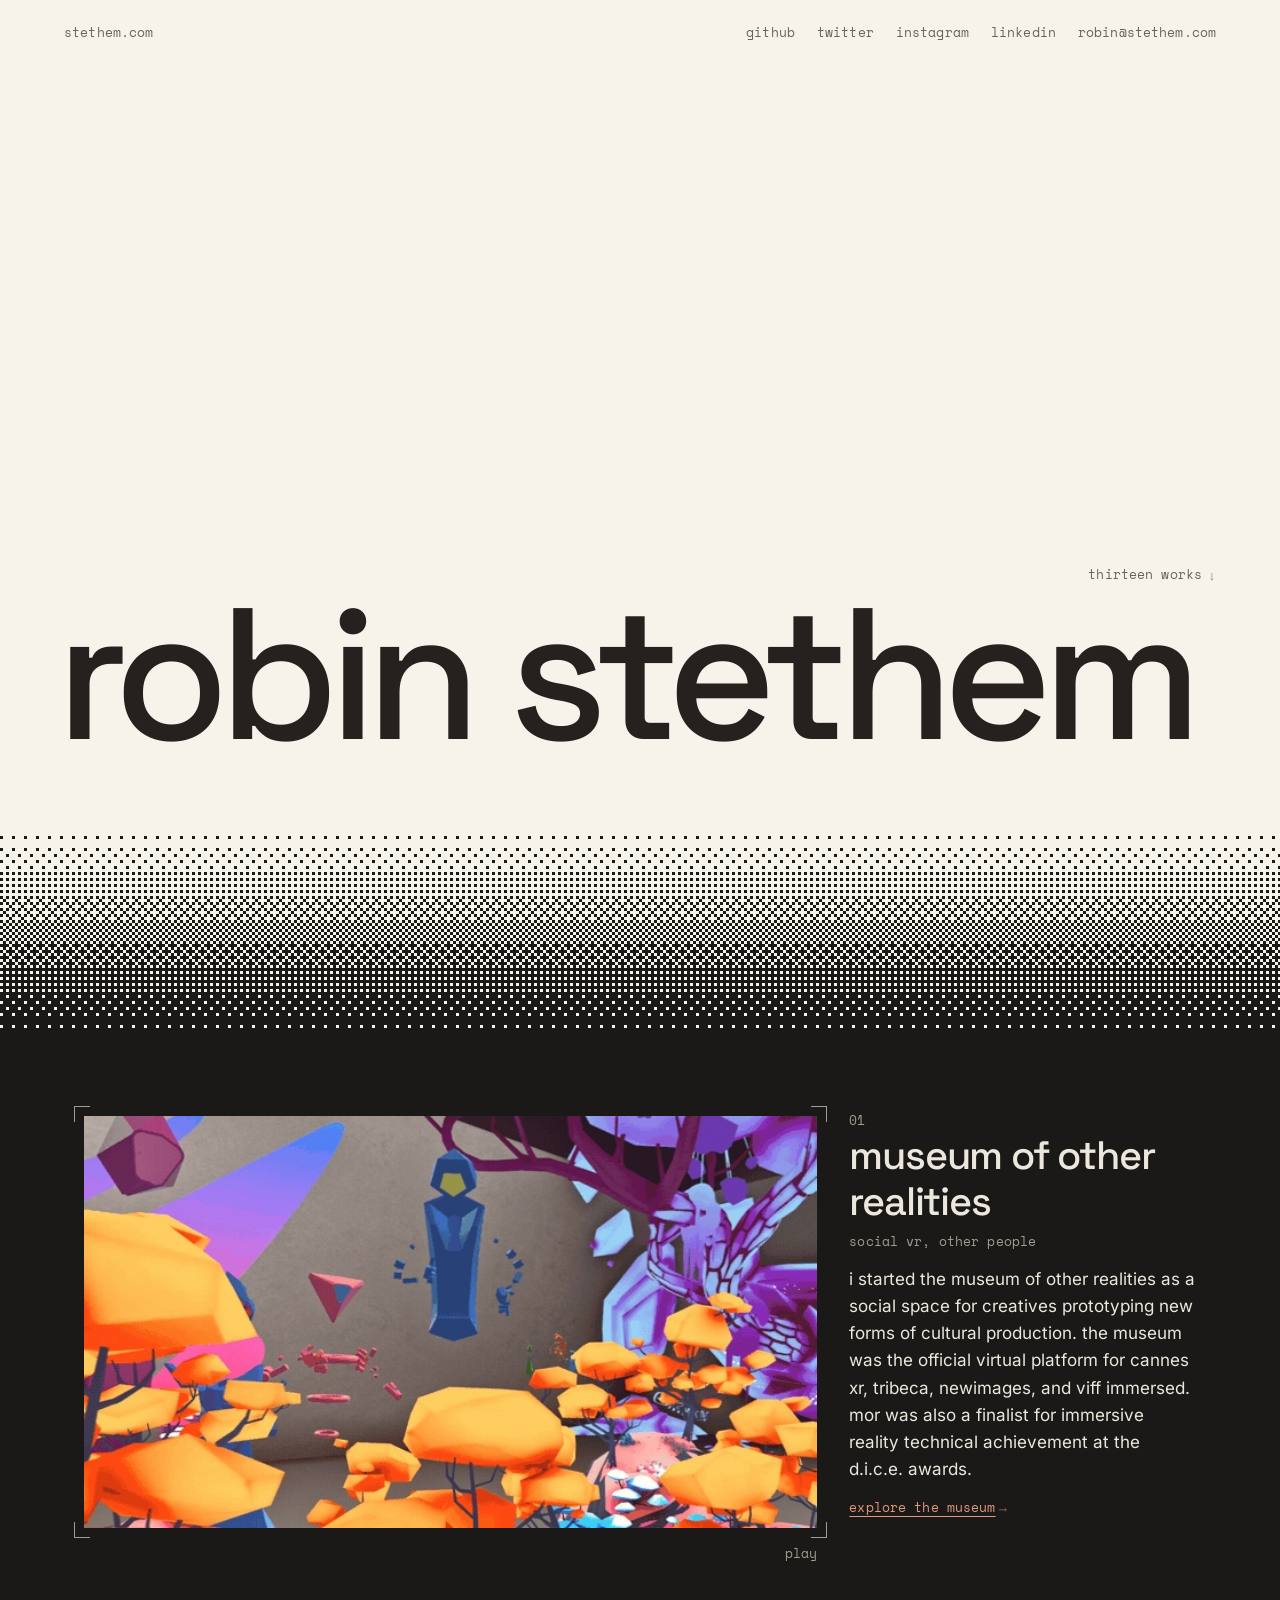
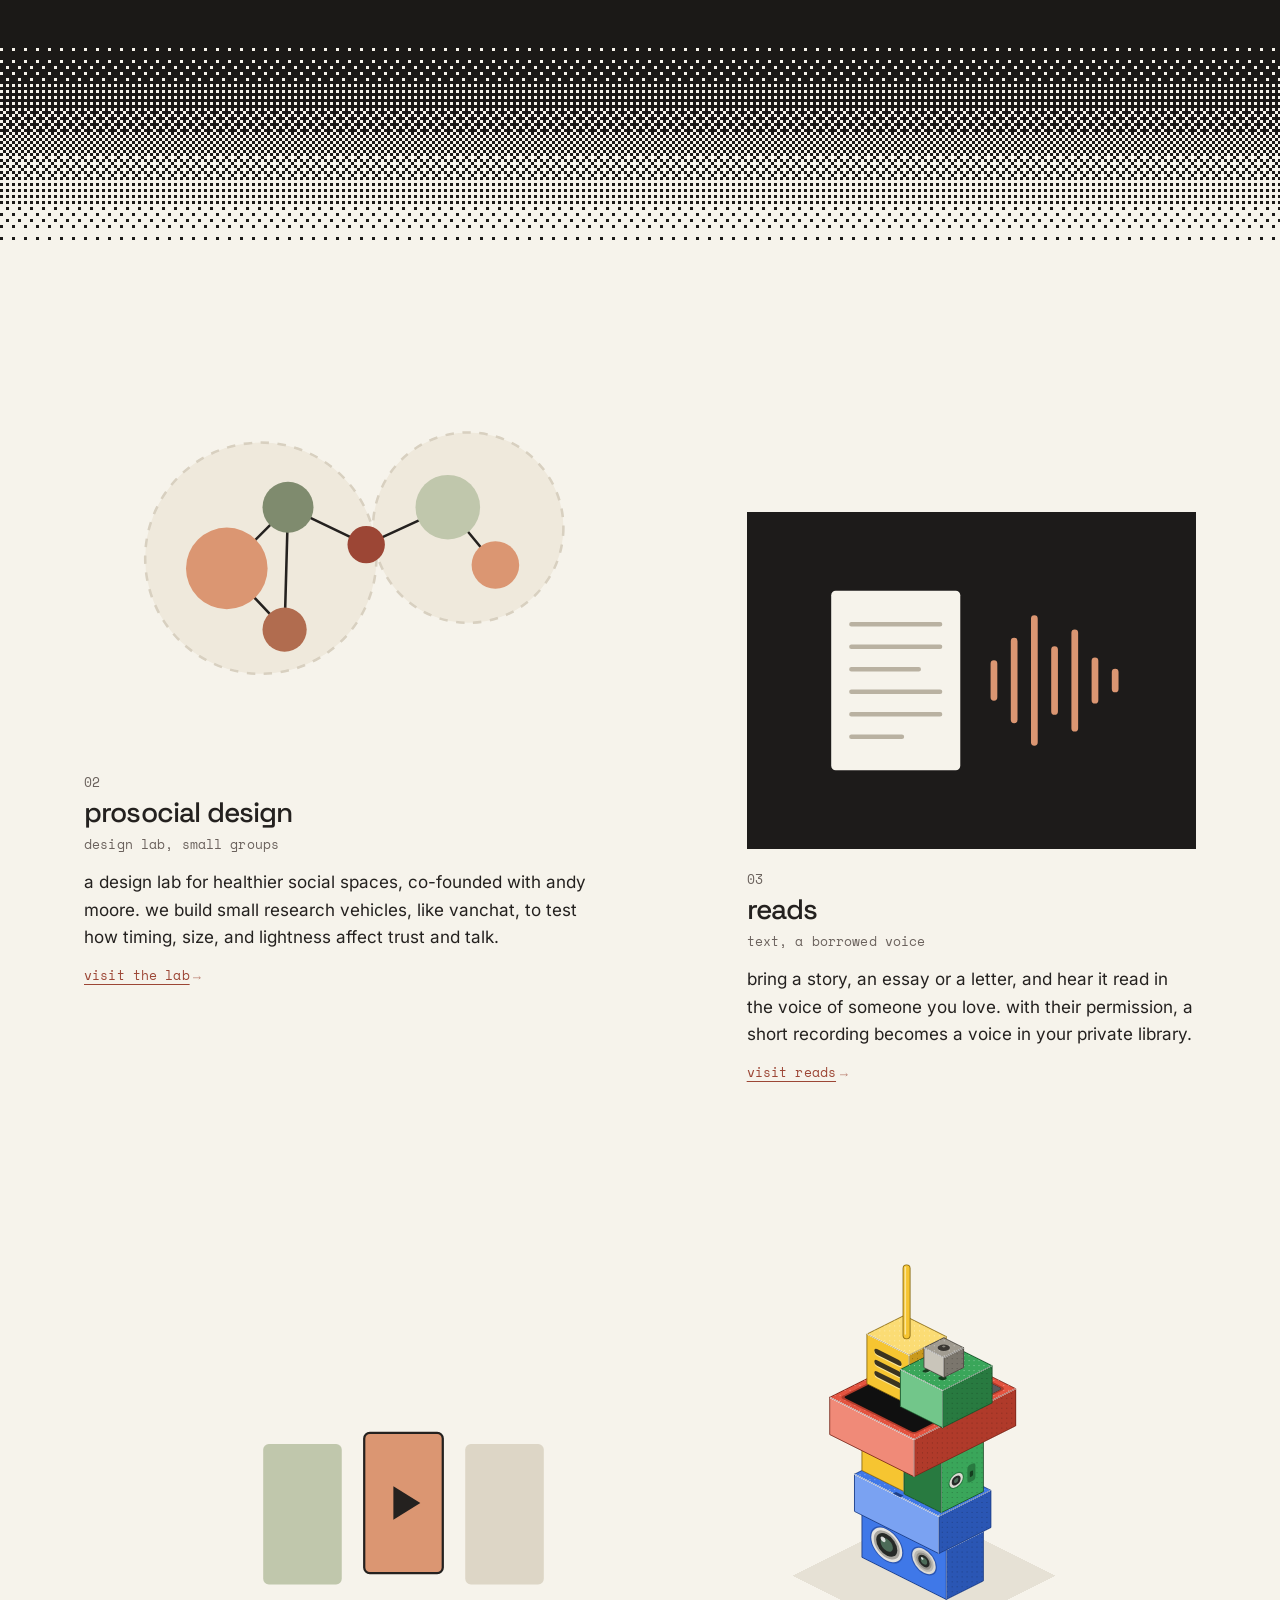
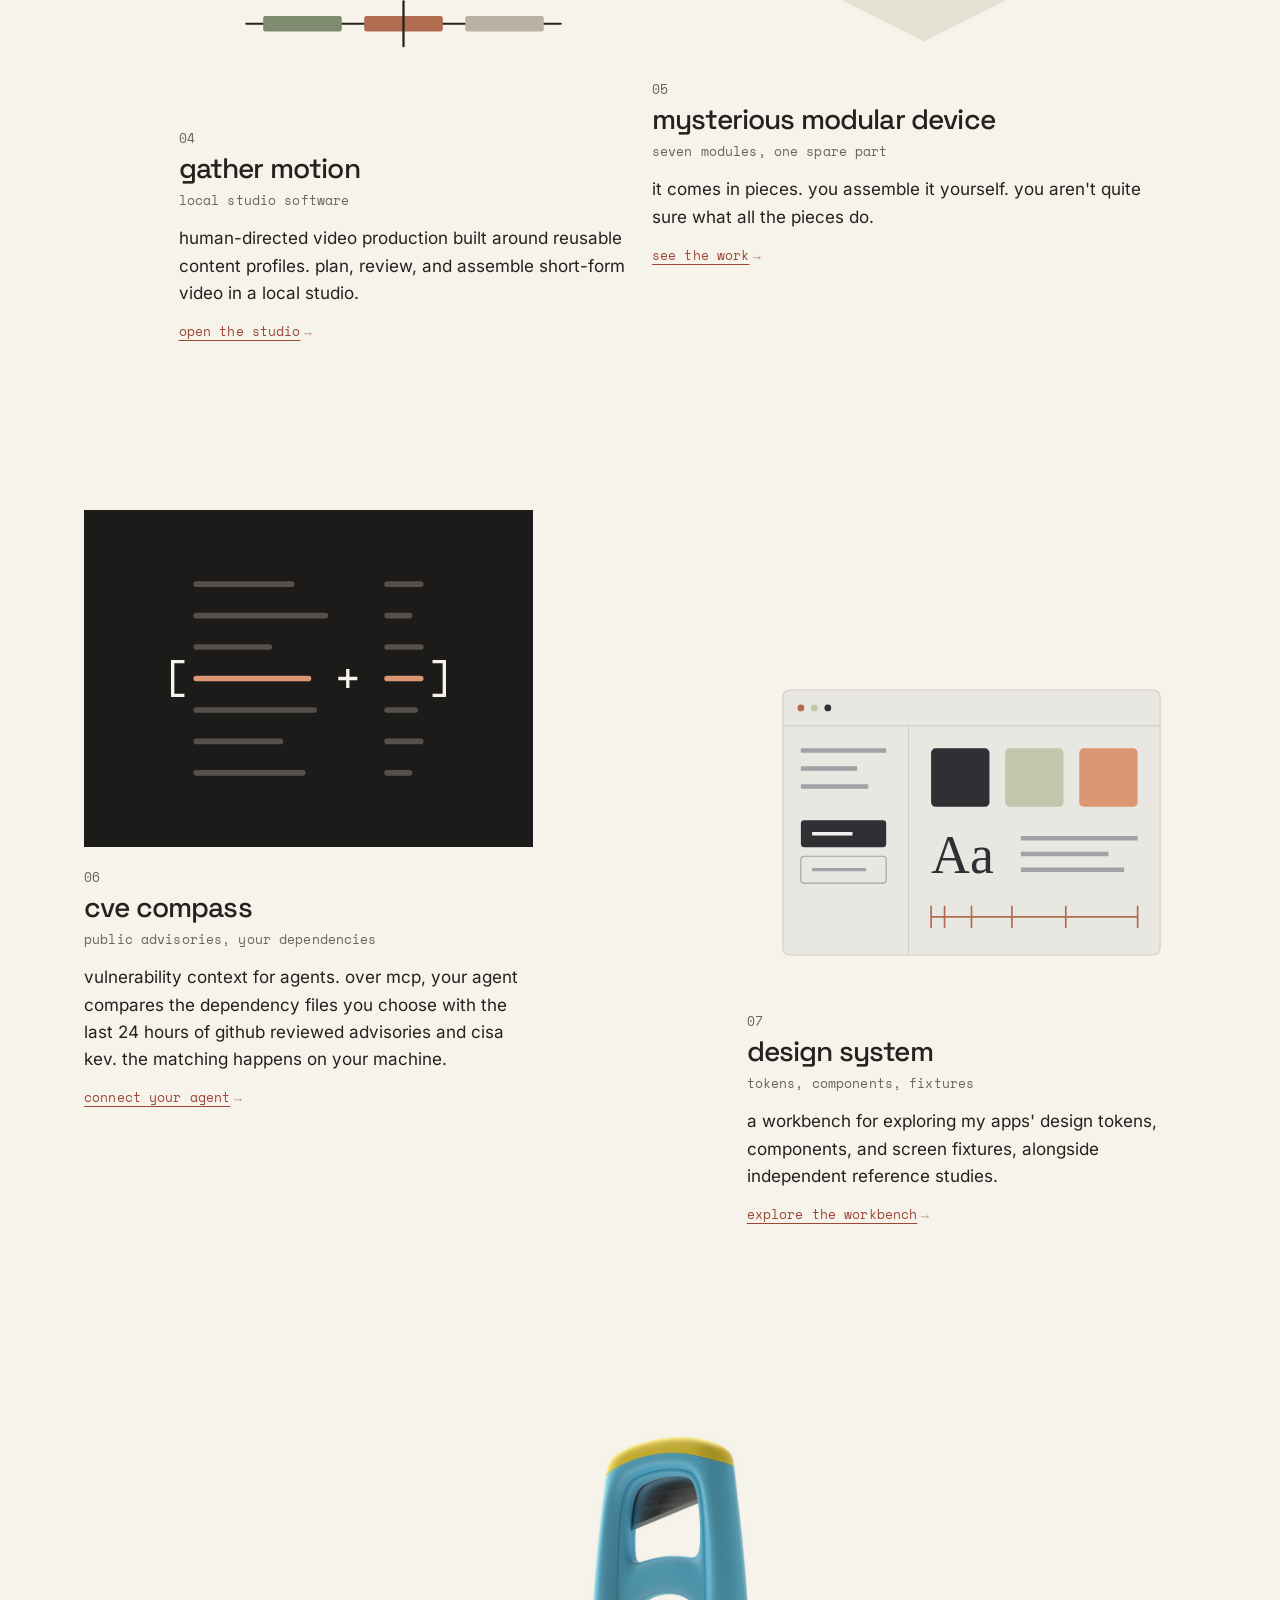
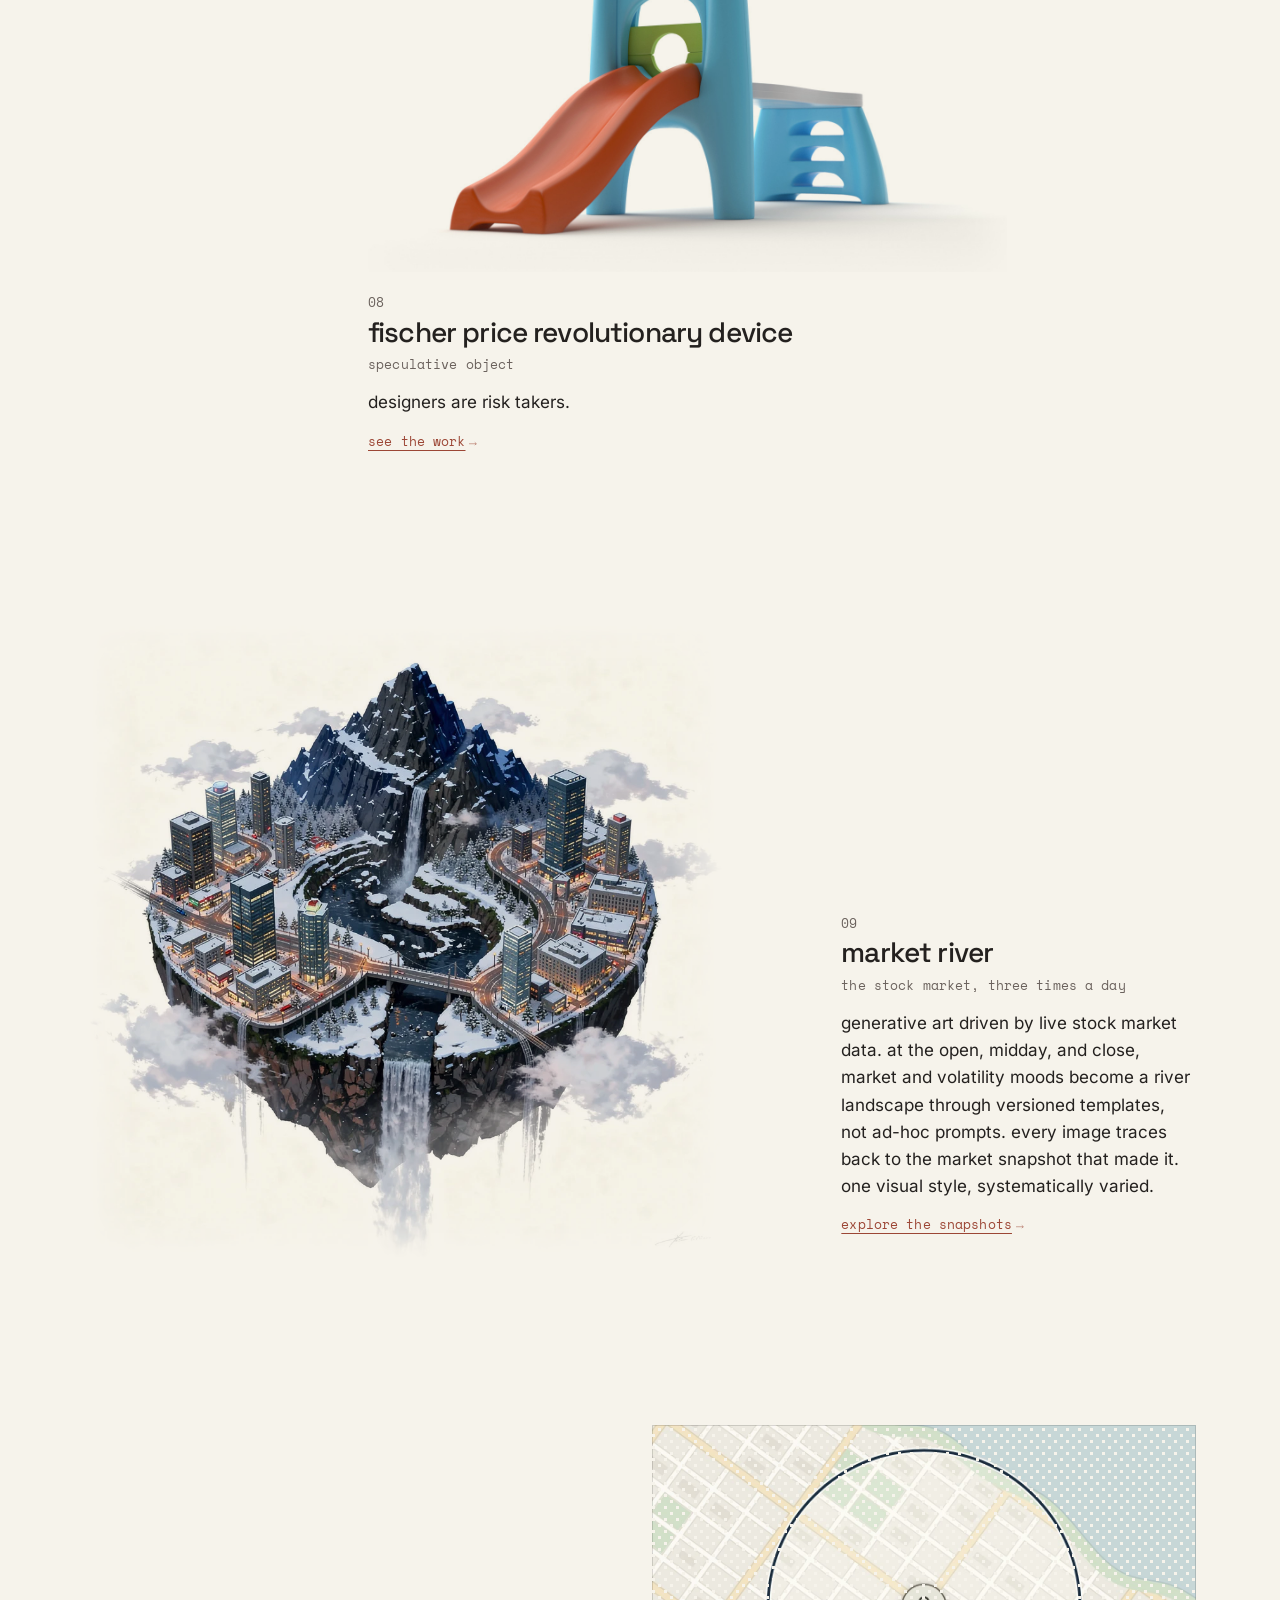
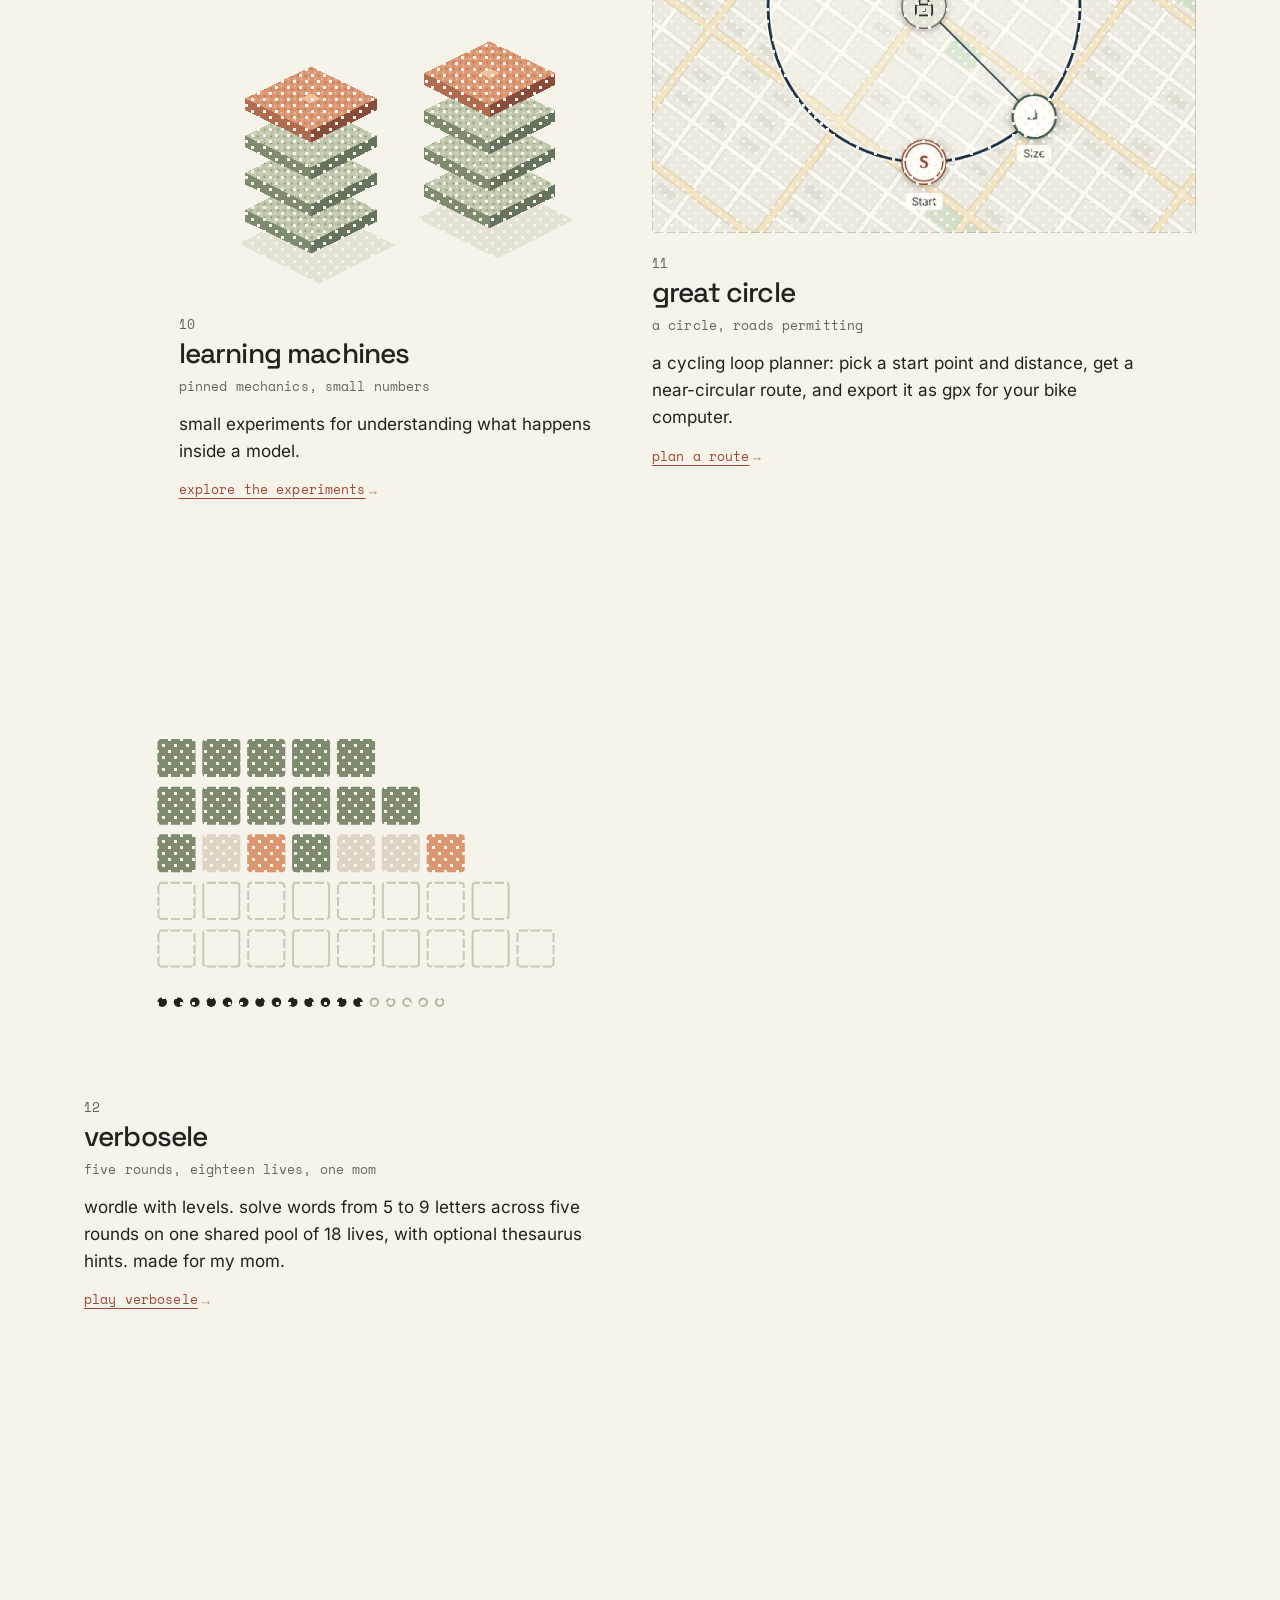
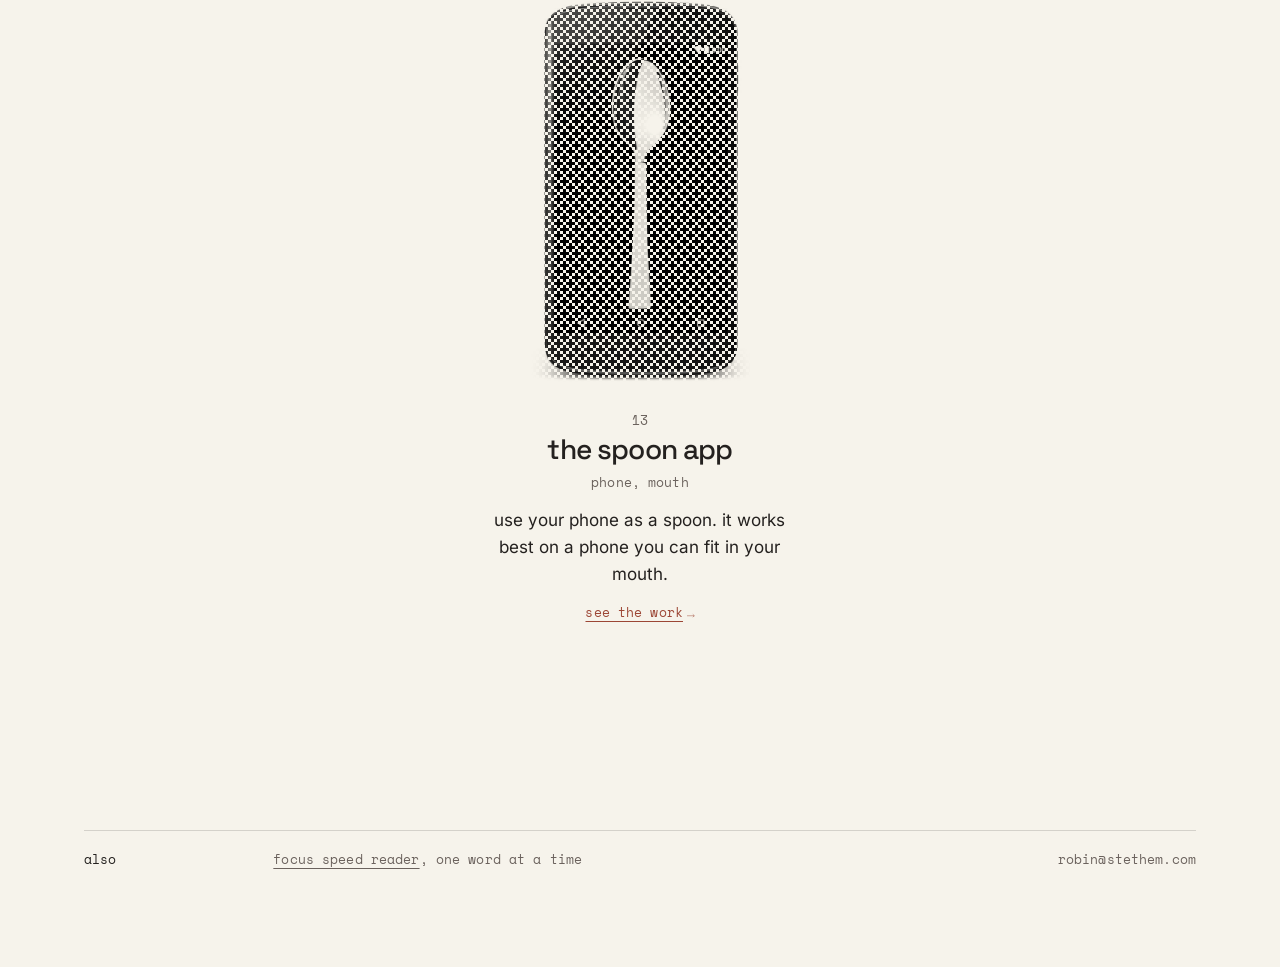
<file: index.html>
<!DOCTYPE html>
<html lang="en">
<head>
    <meta charset="UTF-8">
    <meta name="viewport" content="width=device-width, initial-scale=1.0">
    <title>Robin Stethem — Museum of Other Realities founder · XR, generative art, design objects</title>
    <meta name="description" content="Robin Stethem founded the Museum of Other Realities, the social VR museum used by festivals like Cannes XR and Tribeca. Portfolio of speculative design objects, generative image systems, and small web apps.">
    <meta name="author" content="Robin Stethem">
    <link rel="canonical" href="https://stethem.com/">
    <link rel="alternate" type="text/markdown" href="https://stethem.com/index.md" title="Markdown version">
    <link rel="sitemap" type="application/xml" href="/sitemap.xml">

    <meta property="og:type" content="profile">
    <meta property="og:site_name" content="Robin Stethem">
    <meta property="og:title" content="Robin Stethem">
    <meta property="og:description" content="Founder of the Museum of Other Realities. Speculative design objects, generative image systems, and small web apps.">
    <meta property="og:url" content="https://stethem.com/">
    <meta property="og:image" content="https://stethem.com/images/og/home.png">
    <meta property="og:image:width" content="1200">
    <meta property="og:image:height" content="630">
    <meta property="og:image:alt" content="The name robin stethem set large in lowercase on off-white paper. Above it hangs work 05, the Mysterious Modular Device: a tower of colored modules">
    <meta property="profile:first_name" content="Robin">
    <meta property="profile:last_name" content="Stethem">
    <meta name="twitter:card" content="summary_large_image">
    <meta name="twitter:site" content="@robinstethem">
    <meta name="twitter:creator" content="@robinstethem">

    <link rel="icon" type="image/png" sizes="64x64" href="favicon.png">
    <link rel="preload" href="fonts/space-grotesk-latin.woff2" as="font" type="font/woff2" crossorigin>
    <link rel="preload" href="fonts/inter-latin.woff2" as="font" type="font/woff2" crossorigin>
    <link rel="preload" href="fonts/space-mono-latin.woff2" as="font" type="font/woff2" crossorigin>
    <link rel="stylesheet" href="homepage.css?v=20261124-1">
    <script src="homepage.js?v=20261124-2" defer></script>
    <script src="market-river-cover.js?v=20261124-2" defer></script>

    <script type="application/ld+json">
    {
      "@context": "https://schema.org",
      "@graph": [
        {
          "@type": "WebSite",
          "@id": "https://stethem.com/#website",
          "url": "https://stethem.com/",
          "name": "Robin Stethem",
          "inLanguage": "en",
          "publisher": { "@id": "https://stethem.com/#person" }
        },
        {
          "@type": "ProfilePage",
          "@id": "https://stethem.com/#profile",
          "url": "https://stethem.com/",
          "name": "Robin Stethem",
          "isPartOf": { "@id": "https://stethem.com/#website" },
          "mainEntity": { "@id": "https://stethem.com/#person" }
        },
        {
          "@type": "Person",
          "@id": "https://stethem.com/#person",
          "name": "Robin Stethem",
          "url": "https://stethem.com/",
          "email": "mailto:robin@stethem.com",
          "description": "Founder of the Museum of Other Realities. Makes speculative design objects, generative image systems, and small web apps.",
          "image": "https://stethem.com/images/og/home.png",
          "sameAs": [
            "https://github.com/rsteth",
            "https://x.com/robinstethem",
            "https://instagram.com/rsteth",
            "https://www.linkedin.com/in/stethem"
          ],
          "knowsAbout": ["Virtual reality", "Social VR", "Immersive art", "Speculative design", "Generative art", "Web applications"],
          "founder": {
            "@type": "Organization",
            "name": "Museum of Other Realities",
            "url": "https://museumor.com"
          }
        },
        {
          "@type": "ItemList",
          "name": "Projects",
          "itemListElement": [
            { "@type": "ListItem", "position": 1, "name": "Museum of Other Realities", "url": "https://museumor.com" },
            { "@type": "ListItem", "position": 2, "name": "Prosocial Design", "url": "https://prosocial.design" },
            { "@type": "ListItem", "position": 3, "name": "Reads", "url": "https://reads.sh" },
            { "@type": "ListItem", "position": 4, "name": "Gather Motion", "url": "https://gathermotion.io" },
            { "@type": "ListItem", "position": 5, "name": "Mysterious Modular Device", "url": "https://stethem.com/objects/mysterious-modular-device/" },
            { "@type": "ListItem", "position": 6, "name": "CVE Compass", "url": "https://cve-compass.org" },
            { "@type": "ListItem", "position": 7, "name": "Design System", "url": "https://stethem.com/design-system/" },
            { "@type": "ListItem", "position": 8, "name": "Fischer Price Revolutionary Device", "url": "https://stethem.com/objects/fischer-price-revolutionary-device/" },
            { "@type": "ListItem", "position": 9, "name": "Market River", "url": "https://stethem.com/market-river/" },
            { "@type": "ListItem", "position": 10, "name": "Learning Machines", "url": "https://stethem.com/learning-machines/" },
            { "@type": "ListItem", "position": 11, "name": "Great Circle", "url": "https://stethem.com/great_circle/" },
            { "@type": "ListItem", "position": 12, "name": "Verbosele", "url": "https://stethem.com/verbosele/" },
            { "@type": "ListItem", "position": 13, "name": "The Spoon App", "url": "https://stethem.com/objects/the-spoon-app/" }
          ]
        }
      ]
    }
    </script>
</head>
<body>

<header class="hero">
    <div class="hero__bar mono">
        <span>stethem.com</span>
        <nav aria-label="Social and contact links">
            <a href="https://github.com/rsteth">github</a>
            <a href="https://x.com/robinstethem">twitter</a>
            <a href="https://instagram.com/rsteth">instagram</a>
            <a href="https://www.linkedin.com/in/stethem">linkedin</a>
            <a href="mailto:robin@stethem.com">robin@stethem.com</a>
        </nav>
    </div>
    <div class="hero__foot">
        <div class="hero__label mono">
            <p><a class="hero__down" href="#works">thirteen works<svg class="arrow arrow--s" viewBox="0 0 24 11" aria-hidden="true"><path d="M0 5.5h22.8M18 1l4.8 4.5L18 10"/></svg></a></p>
        </div>
        <h1>robin stethem</h1>
    </div>
</header>

<div class="band band--in" aria-hidden="true"><canvas data-band="in"></canvas></div>

<section class="room" id="works" aria-label="Museum of Other Realities">
    <div class="wrap">
        <article class="work room__hang" data-no="01">
            <figure class="film">
                <img src="museum-poster.jpg" alt="An immersive exhibition in the Museum of Other Realities" width="640" height="360">
                <video src="museum.mp4" poster="museum-poster.jpg" muted loop playsinline preload="metadata" aria-hidden="true" tabindex="-1"></video>
                <button class="film__toggle" type="button" hidden>pause</button>
            </figure>
            <div class="placard">
                <span class="placard__no mono">01</span>
                <h2><a class="work__link" href="https://museumor.com">Museum of Other Realities</a></h2>
                <span class="placard__medium mono">social vr, other people</span>
                <p>i started the museum of other realities as a social space for creatives prototyping new forms of cultural production. the museum was the official virtual platform for Cannes xr, tribeca, newimages, and viff immersed. mor was also a finalist for immersive reality technical achievement at the d.i.c.e. awards.</p>
                <span class="placard__action mono" aria-hidden="true">Explore the museum<svg class="arrow" viewBox="0 0 24 11"><path d="M0 5.5h22.8M18 1l4.8 4.5L18 10"/></svg></span>
            </div>
        </article>
    </div>
</section>

<div class="band band--out" aria-hidden="true"><canvas data-band="out"></canvas></div>

<main class="works">
    <div class="wrap hang">

        <article class="work w02" data-no="02">
            <figure class="frame"><img src="images/apps/prosocial.svg" alt="An illustration of two small groups of connected circles, joined by one circle that belongs to both" width="800" height="600" loading="lazy" decoding="async"></figure>
            <div class="placard">
                <span class="placard__no mono">02</span>
                <h2><a class="work__link" href="https://prosocial.design">Prosocial Design</a></h2>
                <span class="placard__medium mono">design lab, small groups</span>
                <p>A design lab for healthier social spaces, co-founded with Andy Moore. We build small research vehicles, like VanChat, to test how timing, size, and lightness affect trust and talk.</p>
                <span class="placard__action mono" aria-hidden="true">Visit the lab<svg class="arrow" viewBox="0 0 24 11"><path d="M0 5.5h22.8M18 1l4.8 4.5L18 10"/></svg></span>
            </div>
        </article>

        <article class="work w03" data-no="03">
            <figure class="frame"><img src="images/apps/reads.svg" alt="An illustration of a page of text turning into a sound wave" width="800" height="600" loading="lazy" decoding="async"></figure>
            <div class="placard">
                <span class="placard__no mono">03</span>
                <h2><a class="work__link" href="https://reads.sh">Reads</a></h2>
                <span class="placard__medium mono">text, a borrowed voice</span>
                <p>Bring a story, an essay or a letter, and hear it read in the voice of someone you love. With their permission, a short recording becomes a voice in your private library.</p>
                <span class="placard__action mono" aria-hidden="true">Visit Reads<svg class="arrow" viewBox="0 0 24 11"><path d="M0 5.5h22.8M18 1l4.8 4.5L18 10"/></svg></span>
            </div>
        </article>

        <article class="work w04" data-no="04">
            <figure class="frame"><img src="images/apps/shortform-bandit.svg" alt="An illustration of three vertical video frames on a timeline, the middle one marked for review" width="800" height="600" loading="lazy" decoding="async"></figure>
            <div class="placard">
                <span class="placard__no mono">04</span>
                <h2><a class="work__link" href="https://gathermotion.io">Gather Motion</a></h2>
                <span class="placard__medium mono">local studio software</span>
                <p>Human-directed video production built around reusable content profiles. Plan, review, and assemble short-form video in a local studio.</p>
                <span class="placard__action mono" aria-hidden="true">Open the studio<svg class="arrow" viewBox="0 0 24 11"><path d="M0 5.5h22.8M18 1l4.8 4.5L18 10"/></svg></span>
            </div>
        </article>

        <article class="work w05" data-no="05">
            <figure class="frame" role="img" aria-label="The Mysterious Modular Device's colored modules stacked as a tower in the wrong order"><svg xmlns="http://www.w3.org/2000/svg" viewBox="-199.3 -232 438.7 329" fill="none" aria-hidden="true" class="mmd-thumbnail-art" shape-rendering="crispEdges"><defs><pattern id="mmd-dl" width="4" height="4" patternUnits="userSpaceOnUse"><rect width="1" height="1" fill="#fff" opacity=".4"/></pattern><pattern id="mmd-dd" width="4" height="4" patternUnits="userSpaceOnUse"><rect x="2" y="2" width="1" height="1" fill="#000" opacity=".25"/></pattern><pattern id="mmd-mesh" width="2.4" height="2.4" patternUnits="userSpaceOnUse"><circle cx=".8" cy=".8" r=".55" fill="#9a9a96"/></pattern></defs><rect x="-199.3" y="-232" width="438.7" height="329" fill="#f6f3eb"/><path d="M20,-23L126,30L20,83L-86,30z" fill="#ddd6c6" opacity=".6"/><g class="mmd-piece" style="--mmd-x:-7px;--mmd-y:-3.5px"><g stroke="#1d3f88" stroke-width=".7" stroke-linejoin="round"><path d="M0,-40L68,-6L38,9L-30,-25z" fill="#7aa2f2"/><path d="M68,-6L38,9L38,49L68,34z" fill="#2a56b4"/><path d="M-30,-25L38,9L38,49L-30,15z" fill="#3f78e8"/></g><path d="M0,-40L68,-6L38,9L-30,-25z" fill="url(#mmd-dl)"/><path d="M68,-6L38,9L38,49L68,34z" fill="url(#mmd-dd)"/><path d="M-30 -25L38 9" stroke="#fff" stroke-width="1.3" opacity="0.55"/><path d="M68 -6L38 9" stroke="#fff" stroke-width="1.3" opacity="0.4"/><path d="M38 9L38 49" stroke="#fff" stroke-width="1" opacity="0.3"/><g shape-rendering="geometricPrecision" transform="matrix(1,.5,0,1,-30,-25)"><circle cx="20" cy="20" r="13.5" fill="#2a56b4"/><circle cx="20" cy="20" r="12.5" fill="#e6e4de"/><circle cx="20" cy="20" r="10.5" fill="#a9a7a0"/><circle cx="20" cy="20" r="8.5" fill="#262a27"/><circle cx="20" cy="20" r="5" fill="#4c6b58"/><circle cx="17" cy="17" r="2" fill="#fff" opacity=".8"/><circle cx="50" cy="18" r="10.5" fill="#2a56b4"/><circle cx="50" cy="18" r="9.5" fill="#dddbd4"/><circle cx="50" cy="18" r="7.8" fill="#b9b7b0"/><circle cx="50" cy="18" r="6.2" fill="#93918a"/><circle cx="50" cy="18" r="4.6" fill="#262a27"/><circle cx="50" cy="18" r="2.6" fill="#4c6b58"/><circle cx="48.6" cy="16.6" r="1" fill="#fff" opacity=".8"/></g></g><g class="mmd-piece" style="--mmd-x:7px;--mmd-y:3.5px"><g stroke="#1d3f88" stroke-width=".7" stroke-linejoin="round"><path d="M6,-73L74,-39L32,-18L-36,-52z" fill="#3f78e8"/><path d="M74,-39L32,-18L32,12L74,-9z" fill="#2a56b4"/><path d="M-36,-52L32,-18L32,12L-36,-22z" fill="#7aa2f2"/></g><path d="M6,-73L74,-39L32,-18L-36,-52z" fill="url(#mmd-dl)"/><path d="M74,-39L32,-18L32,12L74,-9z" fill="url(#mmd-dd)"/><path d="M-36 -52L32 -18" stroke="#fff" stroke-width="1.3" opacity="0.55"/><path d="M74 -39L32 -18" stroke="#fff" stroke-width="1.3" opacity="0.4"/><path d="M32 -18L32 12" stroke="#fff" stroke-width="1" opacity="0.3"/><g shape-rendering="geometricPrecision" transform="matrix(1,.5,-1,.5,6,-73)"><rect x="7" y="10" width="54" height="22" rx="11" fill="#2a56b4"/><rect x="8" y="11" width="52" height="20" rx="10" fill="#e6e4de"/><rect x="10" y="13" width="48" height="16" rx="8" fill="#4a4a48"/><rect x="10" y="13" width="48" height="16" rx="8" fill="url(#mmd-mesh)"/><rect x="31" y="39.5" width="6" height="2.5" fill="#1d3f88"/></g></g><g class="mmd-piece" style="--mmd-x:-8px;--mmd-y:-4px"><g stroke="#8a6a10" stroke-width=".7" stroke-linejoin="round"><path d="M0,-112L34,-95L4,-80L-30,-97z" fill="#fbdc74"/><path d="M34,-95L4,-80L4,-38L34,-53z" fill="#c9991c"/><path d="M-30,-97L4,-80L4,-38L-30,-55z" fill="#f6c531"/></g><path d="M0,-112L34,-95L4,-80L-30,-97z" fill="url(#mmd-dl)"/><path d="M34,-95L4,-80L4,-38L34,-53z" fill="url(#mmd-dd)"/><path d="M-30 -97L4 -80" stroke="#fff" stroke-width="1.3" opacity="0.55"/><path d="M34 -95L4 -80" stroke="#fff" stroke-width="1.3" opacity="0.4"/><path d="M4 -80L4 -38" stroke="#fff" stroke-width="1" opacity="0.3"/><g shape-rendering="geometricPrecision" transform="matrix(1,.5,0,1,-30,-97)"><circle cx="17" cy="21.6" r="2" fill="#fbe596"/><circle cx="17" cy="21" r="2" fill="#6e540a"/></g></g><g class="mmd-piece" style="--mmd-x:8px;--mmd-y:-4px"><g stroke="#1a5229" stroke-width=".7" stroke-linejoin="round"><path d="M38,-95L68,-80L34,-63L4,-78z" fill="#72c68a"/><path d="M68,-80L34,-63L34,-21L68,-38z" fill="#3aa65a"/><path d="M4,-78L34,-63L34,-21L4,-36z" fill="#287a40"/></g><path d="M38,-95L68,-80L34,-63L4,-78z" fill="url(#mmd-dl)"/><path d="M68,-80L34,-63L34,-21L68,-38z" fill="url(#mmd-dd)"/><path d="M4 -78L34 -63" stroke="#fff" stroke-width="1.3" opacity="0.55"/><path d="M68 -80L34 -63" stroke="#fff" stroke-width="1.3" opacity="0.4"/><path d="M34 -63L34 -21" stroke="#fff" stroke-width="1" opacity="0.3"/><g shape-rendering="geometricPrecision" transform="matrix(1,-.5,0,1,34,-63)"><circle cx="12" cy="22" r="6.2" fill="#287a40"/><circle cx="12" cy="22" r="5.4" fill="#dddbd4"/><circle cx="12" cy="22" r="3.6" fill="#262a27"/><circle cx="12" cy="22" r="1.8" fill="#4c6b58"/><rect x="21" y="15" width="6.5" height="14" rx="2.5" fill="#287a40"/><rect x="23" y="20.5" width="2.6" height="4.5" rx="1" fill="#143d1e"/></g></g><g class="mmd-piece" style="--mmd-x:-7px;--mmd-y:3.5px"><g stroke="#7c261a" stroke-width=".7" stroke-linejoin="round"><path d="M26,-155L94,-121L12,-80L-56,-114z" fill="#e4533f"/><path d="M94,-121L12,-80L12,-50L94,-91z" fill="#b03a2a"/><path d="M-56,-114L12,-80L12,-50L-56,-84z" fill="#f08a78"/></g><path d="M26,-155L94,-121L12,-80L-56,-114z" fill="url(#mmd-dl)"/><path d="M94,-121L12,-80L12,-50L94,-91z" fill="url(#mmd-dd)"/><path d="M-56 -114L12 -80" stroke="#fff" stroke-width="1.3" opacity="0.55"/><path d="M94 -121L12 -80" stroke="#fff" stroke-width="1.3" opacity="0.4"/><path d="M12 -80L12 -50" stroke="#fff" stroke-width="1" opacity="0.3"/><g shape-rendering="geometricPrecision" transform="matrix(1,.5,-1,.5,26,-155)"><rect x="4" y="4" width="60" height="74" rx="2.5" fill="#b03a2a"/><rect x="5.5" y="5.5" width="57" height="71" rx="2" fill="#101010"/><path d="M5.5 7.5q0-2 2-2h53q2 0 2 2V52L5.5 26z" fill="#5a5a5a"/></g></g><g class="mmd-piece" style="--mmd-x:-6px;--mmd-y:-3px"><g stroke="#8a6a10" stroke-width=".7" stroke-linejoin="round"><path d="M4,-180L38,-163L8,-148L-26,-165z" fill="#fbdc74"/><path d="M38,-163L8,-148L8,-108L38,-123z" fill="#c9991c"/><path d="M-26,-165L8,-148L8,-108L-26,-125z" fill="#f6c531"/></g><path d="M4,-180L38,-163L8,-148L-26,-165z" fill="url(#mmd-dl)"/><path d="M38,-163L8,-148L8,-108L38,-123z" fill="url(#mmd-dd)"/><path d="M-26 -165L8 -148" stroke="#fff" stroke-width="1.3" opacity="0.55"/><path d="M38 -163L8 -148" stroke="#fff" stroke-width="1.3" opacity="0.4"/><path d="M8 -148L8 -108" stroke="#fff" stroke-width="1" opacity="0.3"/><g shape-rendering="geometricPrecision" transform="matrix(1,.5,0,1,-26,-165)"><rect x="6" y="9" width="22" height="4.5" rx="2.2" fill="#fbe596"/><rect x="6" y="8" width="22" height="4.5" rx="2.2" fill="#3b3320"/><rect x="6" y="18" width="22" height="4.5" rx="2.2" fill="#fbe596"/><rect x="6" y="17" width="22" height="4.5" rx="2.2" fill="#3b3320"/><rect x="6" y="27" width="22" height="4.5" rx="2.2" fill="#fbe596"/><rect x="6" y="26" width="22" height="4.5" rx="2.2" fill="#3b3320"/></g><g shape-rendering="geometricPrecision" transform="matrix(1,-.5,0,1,8,-148)"><rect x="3" y="8" width="17" height="4.5" rx="2.2" fill="#3b3320"/><rect x="3" y="17" width="17" height="4.5" rx="2.2" fill="#3b3320"/><rect x="3" y="26" width="17" height="4.5" rx="2.2" fill="#3b3320"/></g></g><g class="mmd-piece" style="--mmd-x:6px;--mmd-y:3px"><g stroke="#1a5229" stroke-width=".7" stroke-linejoin="round"><path d="M41,-156.5L75,-139.5L35,-119.5L1,-136.5z" fill="#3aa65a"/><path d="M75,-139.5L35,-119.5L35,-89.5L75,-109.5z" fill="#287a40"/><path d="M1,-136.5L35,-119.5L35,-89.5L1,-106.5z" fill="#72c68a"/></g><path d="M41,-156.5L75,-139.5L35,-119.5L1,-136.5z" fill="url(#mmd-dl)"/><path d="M75,-139.5L35,-119.5L35,-89.5L75,-109.5z" fill="url(#mmd-dd)"/><path d="M1 -136.5L35 -119.5" stroke="#fff" stroke-width="1.3" opacity="0.55"/><path d="M75 -139.5L35 -119.5" stroke="#fff" stroke-width="1.3" opacity="0.4"/><path d="M35 -119.5L35 -89.5" stroke="#fff" stroke-width="1" opacity="0.3"/><g shape-rendering="geometricPrecision" transform="matrix(1,.5,-1,.5,41,-156.5)"><rect x="10.8" y="7" width="3.2" height="26" rx="1.6" fill="#72c68a"/><rect x="10" y="7" width="3.2" height="26" rx="1.6" fill="#143d1e"/><circle cx="24" cy="30" r="2.4" fill="#143d1e"/></g></g><g class="mmd-piece" style="--mmd-x:-6px;--mmd-y:-3px"><g shape-rendering="geometricPrecision" stroke-linecap="round"><path d="M6 -164L6 -218" stroke="#8a6a10" stroke-width="6.4"/><path d="M6 -164L6 -218" stroke="#f6c531" stroke-width="5"/><path d="M5 -165L5 -219" stroke="#fbe596" stroke-width="1.2"/></g></g><g class="mmd-piece" style="--mmd-x:6px;--mmd-y:3px"><g stroke="#4a4740" stroke-width=".7" stroke-linejoin="round"><path d="M36,-162L52,-154L36,-146L20,-154z" fill="#a19c91"/><path d="M52,-154L36,-146L36,-130L52,-138z" fill="#7b766d"/><path d="M20,-154L36,-146L36,-130L20,-138z" fill="#c9c5ba"/></g><path d="M36,-162L52,-154L36,-146L20,-154z" fill="url(#mmd-dl)"/><path d="M52,-154L36,-146L36,-130L52,-138z" fill="url(#mmd-dd)"/><path d="M20 -154L36 -146" stroke="#fff" stroke-width="1.3" opacity="0.55"/><path d="M52 -154L36 -146" stroke="#fff" stroke-width="1.3" opacity="0.4"/><path d="M36 -146L36 -130" stroke="#fff" stroke-width="1" opacity="0.3"/><g shape-rendering="geometricPrecision" transform="matrix(1,.5,-1,.5,36,-162)"><circle cx="8" cy="8" r="3.5" fill="#3a3732"/><circle cx="7" cy="7" r="1" fill="#8a867c"/></g></g></svg></figure>
            <div class="placard">
                <span class="placard__no mono">05</span>
                <h2><a class="work__link" href="objects/mysterious-modular-device/">Mysterious Modular Device</a></h2>
                <span class="placard__medium mono">seven modules, one spare part</span>
                <p>It comes in pieces. You assemble it yourself. You aren't quite sure what all the pieces do.</p>
                <span class="placard__action mono" aria-hidden="true">See the work<svg class="arrow" viewBox="0 0 24 11"><path d="M0 5.5h22.8M18 1l4.8 4.5L18 10"/></svg></span>
            </div>
        </article>

        <article class="work w06" data-no="06">
            <figure class="frame"><img src="images/apps/cve-compass.svg" alt="An illustration of a list of dependencies, one of them bracketed and marked" width="800" height="600" loading="lazy" decoding="async"></figure>
            <div class="placard">
                <span class="placard__no mono">06</span>
                <h2><a class="work__link" href="https://cve-compass.org">CVE Compass</a></h2>
                <span class="placard__medium mono">public advisories, your dependencies</span>
                <p>Vulnerability context for agents. Over MCP, your agent compares the dependency files you choose with the last 24 hours of GitHub reviewed advisories and CISA KEV. The matching happens on your machine.</p>
                <span class="placard__action mono" aria-hidden="true">Connect your agent<svg class="arrow" viewBox="0 0 24 11"><path d="M0 5.5h22.8M18 1l4.8 4.5L18 10"/></svg></span>
            </div>
        </article>

        <article class="work w07" data-no="07">
            <figure class="frame"><img src="images/apps/design-system.svg" alt="An illustration of design tokens: color swatches, type, spacing, and component shapes" width="800" height="600" loading="lazy" decoding="async"></figure>
            <div class="placard">
                <span class="placard__no mono">07</span>
                <h2><a class="work__link" href="https://stethem.com/design-system/">Design System</a></h2>
                <span class="placard__medium mono">tokens, components, fixtures</span>
                <p>A workbench for exploring my apps' design tokens, components, and screen fixtures, alongside independent reference studies.</p>
                <span class="placard__action mono" aria-hidden="true">Explore the workbench<svg class="arrow" viewBox="0 0 24 11"><path d="M0 5.5h22.8M18 1l4.8 4.5L18 10"/></svg></span>
            </div>
        </article>

        <article class="work w08" data-no="08">
            <figure class="frame frame--paper"><img src="images/invisible-objects/IMG_8485.jpeg" alt="The blue, yellow, orange, and green Fischer Price Revolutionary Device" width="1440" height="1080" loading="lazy" decoding="async"></figure>
            <div class="placard">
                <span class="placard__no mono">08</span>
                <h2><a class="work__link" href="objects/fischer-price-revolutionary-device/">Fischer Price Revolutionary Device</a></h2>
                <span class="placard__medium mono">speculative object</span>
                <p>Designers are risk takers.</p>
                <span class="placard__action mono" aria-hidden="true">See the work<svg class="arrow" viewBox="0 0 24 11"><path d="M0 5.5h22.8M18 1l4.8 4.5L18 10"/></svg></span>
            </div>
        </article>

        <article class="work w09" data-no="09">
            <figure class="frame frame--square"><span class="feather"><span class="market-river-reveal"><img data-market-river-cover src="images/market-river/2026-10-23-close-353a8248769a-sunny.webp" alt="A snowy floating island city with skyscrapers, a mountain waterfall, and a winding river — Market River, October 23 closing snapshot" width="1008" height="1008" loading="eager" fetchpriority="low" decoding="async"></span></span></figure>
            <div class="placard">
                <span class="placard__no mono">09</span>
                <h2><a class="work__link" href="market-river/">Market River</a></h2>
                <span class="placard__medium mono">the stock market, three times a day</span>
                <p>Generative art driven by live stock market data. At the open, midday, and close, market and volatility moods become a river landscape through versioned templates, not ad-hoc prompts. Every image traces back to the market snapshot that made it. One visual style, systematically varied.</p>
                <span class="placard__action mono" aria-hidden="true">Explore the snapshots<svg class="arrow" viewBox="0 0 24 11"><path d="M0 5.5h22.8M18 1l4.8 4.5L18 10"/></svg></span>
            </div>
        </article>

        <article class="work w10" data-no="10">
            <figure class="frame" role="img" aria-label="Two isometric layer stacks, each with three sage slabs beneath one terracotta slab"><svg xmlns="http://www.w3.org/2000/svg" viewBox="0 0 266 200" fill="none" aria-hidden="true" class="learning-thumbnail-art"><defs><pattern id="lm-sage-dither" width="4" height="4" patternUnits="userSpaceOnUse"><rect width="1" height="1" fill="#dde1c9"/><rect x="2" y="2" width="1" height="1" fill="#7f8b6e"/></pattern><pattern id="lm-terra-dither" width="4" height="4" patternUnits="userSpaceOnUse"><rect width="1" height="1" fill="#f1c19a"/><rect x="2" y="2" width="1" height="1" fill="#b16c4f"/></pattern></defs><path fill="#f6f3eb" d="M0 0h266v200H0z"/><path d="M35 170l45 -23 48 24 -45 23z" fill="#ddd6c6" opacity=".6"/><g class="learning-thumb-slab" style="--slab-lift:0px" shape-rendering="crispEdges"><path d="M39 150l39 19v7l-39 -19z" fill="#7f8b6e"/><path d="M78 169l39 -19v7l-39 19z" fill="#66745f"/><path d="M78 131l39 19 -39 19 -39 -19z" fill="#c0c7ac"/><path d="M78 131l39 19 -39 19 -39 -19z" fill="url(#lm-sage-dither)"/><path d="M72 150l6 -3 6 3 -6 3z" fill="#dde1c9"/></g><g class="learning-thumb-slab" style="--slab-lift:-3px" shape-rendering="crispEdges"><path d="M39 128l39 19v7l-39 -19z" fill="#7f8b6e"/><path d="M78 147l39 -19v7l-39 19z" fill="#66745f"/><path d="M78 109l39 19 -39 19 -39 -19z" fill="#c0c7ac"/><path d="M78 109l39 19 -39 19 -39 -19z" fill="url(#lm-sage-dither)"/><path d="M72 128l6 -3 6 3 -6 3z" fill="#dde1c9"/></g><g class="learning-thumb-slab" style="--slab-lift:-6px" shape-rendering="crispEdges"><path d="M39 106l39 19v7l-39 -19z" fill="#7f8b6e"/><path d="M78 125l39 -19v7l-39 19z" fill="#66745f"/><path d="M78 87l39 19 -39 19 -39 -19z" fill="#c0c7ac"/><path d="M78 87l39 19 -39 19 -39 -19z" fill="url(#lm-sage-dither)"/><path d="M72 106l6 -3 6 3 -6 3z" fill="#dde1c9"/></g><g class="learning-thumb-slab" style="--slab-lift:-9px" shape-rendering="crispEdges"><path d="M39 84l39 19v7l-39 -19z" fill="#b16c4f"/><path d="M78 103l39 -19v7l-39 19z" fill="#874d3a"/><path d="M78 65l39 19 -39 19 -39 -19z" fill="#db9672"/><path d="M78 65l39 19 -39 19 -39 -19z" fill="url(#lm-terra-dither)"/><path d="M72 84l6 -3 6 3 -6 3z" fill="#f1c19a"/></g><path d="M141 155l45 -23 48 24 -45 23z" fill="#ddd6c6" opacity=".6"/><g class="learning-thumb-slab" style="--slab-lift:0px" shape-rendering="crispEdges"><path d="M145 135l39 19v7l-39 -19z" fill="#7f8b6e"/><path d="M184 154l39 -19v7l-39 19z" fill="#66745f"/><path d="M184 116l39 19 -39 19 -39 -19z" fill="#c0c7ac"/><path d="M184 116l39 19 -39 19 -39 -19z" fill="url(#lm-sage-dither)"/><path d="M178 135l6 -3 6 3 -6 3z" fill="#dde1c9"/></g><g class="learning-thumb-slab" style="--slab-lift:-3px" shape-rendering="crispEdges"><path d="M145 113l39 19v7l-39 -19z" fill="#7f8b6e"/><path d="M184 132l39 -19v7l-39 19z" fill="#66745f"/><path d="M184 94l39 19 -39 19 -39 -19z" fill="#c0c7ac"/><path d="M184 94l39 19 -39 19 -39 -19z" fill="url(#lm-sage-dither)"/><path d="M178 113l6 -3 6 3 -6 3z" fill="#dde1c9"/></g><g class="learning-thumb-slab" style="--slab-lift:-6px" shape-rendering="crispEdges"><path d="M145 91l39 19v7l-39 -19z" fill="#7f8b6e"/><path d="M184 110l39 -19v7l-39 19z" fill="#66745f"/><path d="M184 72l39 19 -39 19 -39 -19z" fill="#c0c7ac"/><path d="M184 72l39 19 -39 19 -39 -19z" fill="url(#lm-sage-dither)"/><path d="M178 91l6 -3 6 3 -6 3z" fill="#dde1c9"/></g><g class="learning-thumb-slab" style="--slab-lift:-9px" shape-rendering="crispEdges"><path d="M145 69l39 19v7l-39 -19z" fill="#b16c4f"/><path d="M184 88l39 -19v7l-39 19z" fill="#874d3a"/><path d="M184 50l39 19 -39 19 -39 -19z" fill="#db9672"/><path d="M184 50l39 19 -39 19 -39 -19z" fill="url(#lm-terra-dither)"/><path d="M178 69l6 -3 6 3 -6 3z" fill="#f1c19a"/></g></svg></figure>
            <div class="placard">
                <span class="placard__no mono">10</span>
                <h2><a class="work__link" href="learning-machines/">Learning Machines</a></h2>
                <span class="placard__medium mono">pinned mechanics, small numbers</span>
                <p>Small experiments for understanding what happens inside a model.</p>
                <span class="placard__action mono" aria-hidden="true">Explore the experiments<svg class="arrow" viewBox="0 0 24 11"><path d="M0 5.5h22.8M18 1l4.8 4.5L18 10"/></svg></span>
            </div>
        </article>

        <article class="work w11" data-no="11">
            <figure class="frame frame--shot"><img src="images/apps/great-circle.jpeg" alt="Great Circle's loop planner: a circle over a city street grid by the water" width="1200" height="900" loading="lazy" decoding="async"></figure>
            <div class="placard">
                <span class="placard__no mono">11</span>
                <h2><a class="work__link" href="https://stethem.com/great_circle/">Great Circle</a></h2>
                <span class="placard__medium mono">a circle, roads permitting</span>
                <p>A cycling loop planner: pick a start point and distance, get a near-circular route, and export it as GPX for your bike computer.</p>
                <span class="placard__action mono" aria-hidden="true">Plan a route<svg class="arrow" viewBox="0 0 24 11"><path d="M0 5.5h22.8M18 1l4.8 4.5L18 10"/></svg></span>
            </div>
        </article>

        <article class="work w12" data-no="12">
            <figure class="frame"><img src="images/apps/verbosele.svg" alt="An illustration of five rows of letter tiles growing from five to nine, above a row of eighteen lives" width="800" height="600" loading="lazy" decoding="async"></figure>
            <div class="placard">
                <span class="placard__no mono">12</span>
                <h2><a class="work__link" href="verbosele/">Verbosele</a></h2>
                <span class="placard__medium mono">five rounds, eighteen lives, one mom</span>
                <p>Wordle with levels. Solve words from 5 to 9 letters across five rounds on one shared pool of 18 lives, with optional thesaurus hints. Made for my mom.</p>
                <span class="placard__action mono" aria-hidden="true">Play Verbosele<svg class="arrow" viewBox="0 0 24 11"><path d="M0 5.5h22.8M18 1l4.8 4.5L18 10"/></svg></span>
            </div>
        </article>

        <article class="work w13" data-no="13">
            <figure class="frame frame--phone frame--paper"><img src="images/apps/spoon-app.jpeg" alt="A phone screen showing a spoon on a black background" width="500" height="900" loading="lazy" decoding="async"></figure>
            <div class="placard">
                <span class="placard__no mono">13</span>
                <h2><a class="work__link" href="objects/the-spoon-app/">The Spoon App</a></h2>
                <span class="placard__medium mono">phone, mouth</span>
                <p>Use your phone as a spoon. It works best on a phone you can fit in your mouth.</p>
                <span class="placard__action mono" aria-hidden="true">See the work<svg class="arrow" viewBox="0 0 24 11"><path d="M0 5.5h22.8M18 1l4.8 4.5L18 10"/></svg></span>
            </div>
        </article>

    </div>

    <footer class="colophon">
        <div class="wrap">
            <div class="colophon__grid mono">
                <p class="colophon__a" id="also">also</p>
                <ul class="colophon__b" aria-labelledby="also">
                    <li><a href="https://stethem.com/focus-speed-reader/">focus speed reader</a>, one word at a time</li>
                </ul>
                <p class="colophon__d"><a href="mailto:robin@stethem.com">robin@stethem.com</a></p>
            </div>
        </div>
    </footer>
</main>

<div class="counter mono" aria-hidden="true"><span data-count>01</span> / 13</div>

</body>
</html>
</file>
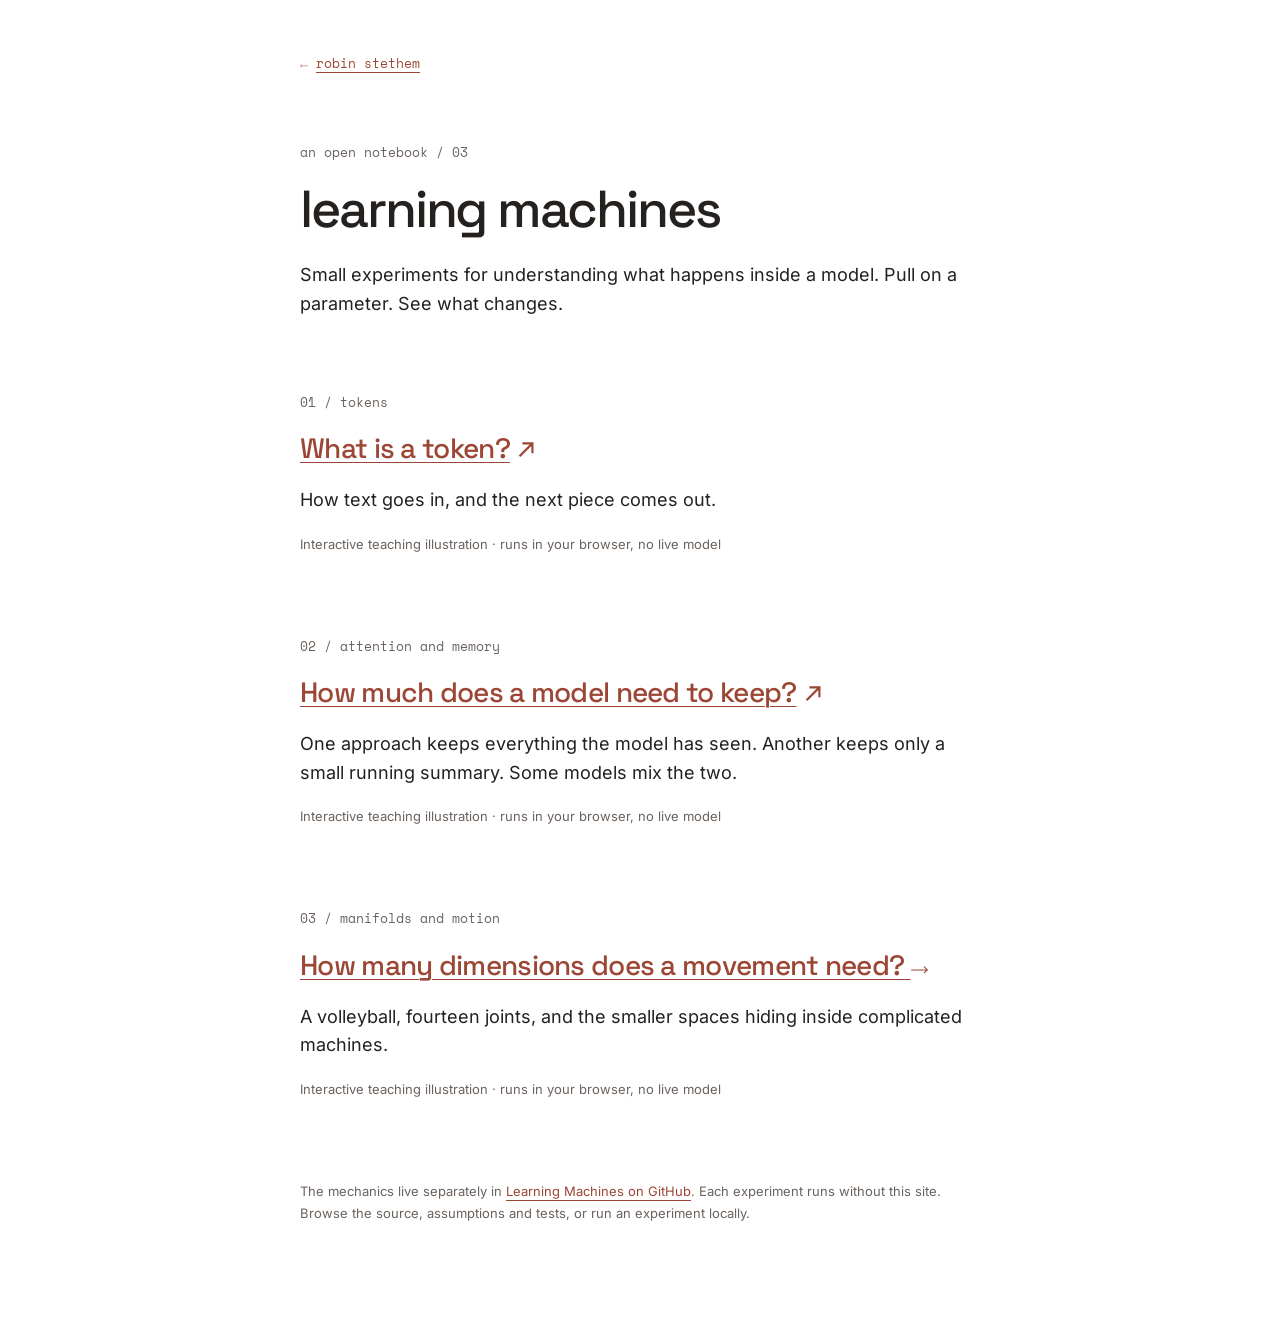
<file: learning-machines/index.html>
<!doctype html>
<html lang="en">
<head>
  <meta charset="utf-8">
  <meta name="viewport" content="width=device-width,initial-scale=1">
  <title>Learning Machines · Robin Stethem</title>
  <meta name="description" content="Small experiments for understanding machine learning.">
  <link rel="canonical" href="https://stethem.com/learning-machines/">
  <link rel="icon" href="../favicon.png">
  <link rel="stylesheet" href="../styles.css?v=20261105-arrows">
  <link rel="stylesheet" href="learning.css?v=20261105-arrows">
</head>
<body>
<main class="container learning-page">
  <a class="back" href="../"><svg class="arrow arrow-w arrow-before" viewBox="0 0 24 11" aria-hidden="true" focusable="false"><path d="M24 5.5H1.2M6 1 1.2 5.5 6 10"/></svg>robin stethem</a>
  <header>
    <p class="eyebrow">an open notebook / 03</p>
    <h1>learning machines</h1>
    <p>Small experiments for understanding what happens inside a model. Pull on a parameter. See what changes.</p>
  </header>

  <section aria-labelledby="tokens">
    <p class="eyebrow">01 / tokens</p>
    <h2 id="tokens"><a href="tokens/">What is a token?<svg class="arrow arrow-ne arrow-after" viewBox="0 0 24 24" aria-hidden="true" focusable="false"><path d="M2.2 21.8 20.6 3.4M6.4 3.4h14.2v14.2"/></svg></a></h2>
    <p>How text goes in, and the next piece comes out.</p>
    <p class="small">Interactive teaching illustration · runs in your browser, no live model</p>
  </section>

  <section aria-labelledby="second">
    <p class="eyebrow">02 / attention and memory</p>
    <h2 id="second"><a href="attention-and-memory/">How much does a model need to keep?<svg class="arrow arrow-ne arrow-after" viewBox="0 0 24 24" aria-hidden="true" focusable="false"><path d="M2.2 21.8 20.6 3.4M6.4 3.4h14.2v14.2"/></svg></a></h2>
    <p>One approach keeps everything the model has seen. Another keeps only a small running summary. Some models mix the two.</p>
    <p class="small">Interactive teaching illustration · runs in your browser, no live model</p>
  </section>

  <section aria-labelledby="third">
    <p class="eyebrow">03 / manifolds and motion</p>
    <h2 id="third"><a href="manifolds/">How many dimensions does a movement need? <svg class="arrow arrow-e" viewBox="0 0 24 11" aria-label="to" role="img"><path d="M0 5.5h22.8M18 1l4.8 4.5L18 10"/></svg></a></h2>
    <p>A volleyball, fourteen joints, and the smaller spaces hiding inside complicated machines.</p>
    <p class="small">Interactive teaching illustration · runs in your browser, no live model</p>
  </section>

  <footer>
    <p>The mechanics live separately in <a href="https://github.com/rsteth/learning-machines">Learning Machines on GitHub</a>. Each experiment runs without this site. Browse the source, assumptions and tests, or run an experiment locally.</p>
  </footer>
</main>
</body>
</html>
</file>
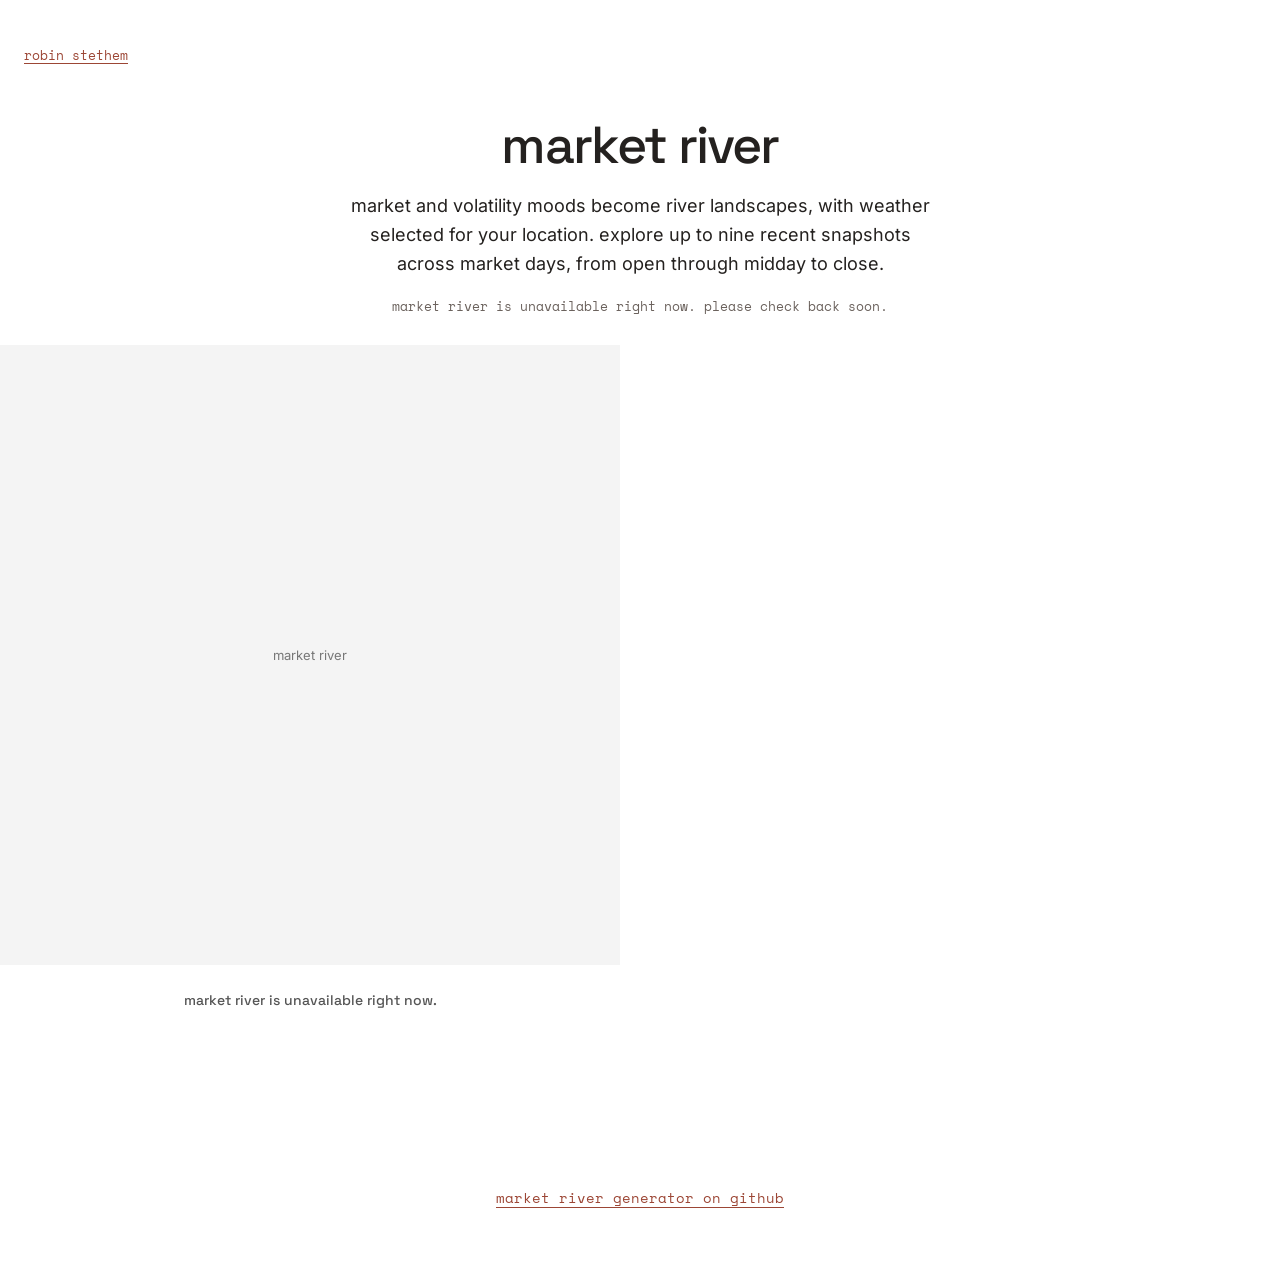
<file: market-river/index.html>
<!DOCTYPE html>
<html lang="en">
<head>
    <meta charset="UTF-8">
    <meta name="viewport" content="width=device-width, initial-scale=1.0">
    <title>Market River — Generative Art from Live Stock Market Data · Robin Stethem</title>
    <meta name="description" content="Generative river landscapes driven by live market and volatility moods, made at the open, midday, and close of each trading day. Browse recent snapshots.">
    <meta name="author" content="Robin Stethem">
    <link rel="canonical" href="https://stethem.com/market-river/">
    <link rel="alternate" type="text/markdown" href="https://stethem.com/market-river/index.md" title="Markdown version">

    <meta property="og:type" content="website">
    <meta property="og:site_name" content="Robin Stethem">
    <meta property="og:title" content="Market River">
    <meta property="og:description" content="Generative art driven by live stock market data: river landscapes made at the open, midday, and close of each trading day.">
    <meta property="og:url" content="https://stethem.com/market-river/">
    <meta property="og:image" content="https://stethem.com/images/og/market-river.jpg">
    <meta property="og:image:width" content="1200">
    <meta property="og:image:height" content="630">
    <meta property="og:image:alt" content="A snowy floating island city with skyscrapers, a mountain waterfall, and a winding river">
    <meta name="twitter:card" content="summary_large_image">
    <meta name="twitter:creator" content="@robinstethem">

    <link rel="icon" type="image/png" sizes="64x64" href="../favicon.png">
    <link rel="preload" href="../fonts/space-grotesk-latin.woff2" as="font" type="font/woff2" crossorigin>
    <link rel="preload" href="../fonts/inter-latin.woff2" as="font" type="font/woff2" crossorigin>
    <link rel="preload" href="../fonts/space-mono-latin.woff2" as="font" type="font/woff2" crossorigin>
    <link rel="stylesheet" href="../styles.css?v=20261029-2">
    <script src="../script.js?v=20261029-1" defer></script>

    <script type="application/ld+json">
    {
      "@context": "https://schema.org",
      "@graph": [
        {
          "@type": "CreativeWork",
          "@id": "https://stethem.com/market-river/#work",
          "name": "Market River",
          "url": "https://stethem.com/market-river/",
          "creator": { "@type": "Person", "@id": "https://stethem.com/#person", "name": "Robin Stethem", "url": "https://stethem.com/" },
          "genre": "Generative art",
          "about": ["Stock market", "Market volatility", "Generative image systems"],
          "image": "https://stethem.com/images/market-river/2026-10-23-close-353a8248769a-sunny.webp",
          "description": "Generative art driven by live stock market data. At the open, midday, and close, market and volatility moods become a river landscape through versioned templates, with every image traceable to the market snapshot that made it."
        },
        {
          "@type": "SoftwareSourceCode",
          "name": "Market River Generator",
          "codeRepository": "https://github.com/rsteth/market-river-generator",
          "author": { "@id": "https://stethem.com/#person" },
          "targetProduct": { "@id": "https://stethem.com/market-river/#work" }
        }
      ]
    }
    </script>
</head>
<body>
    <main class="market-river-page">
        <a class="market-river-page__back" href="../">robin stethem</a>
        <header class="market-river-page__header">
            <h1>market river</h1>
            <p>market and volatility moods become river landscapes, with weather selected for your location. explore up to nine recent snapshots across market days, from open through midday to close.</p>
            <p class="market-river__status" data-market-river-status>loading market river...</p>
        </header>
        <section class="market-river-gallery" aria-label="Market River archive">
            <div class="market-river-gallery__rail" data-market-river-gallery aria-live="polite"></div>
        </section>
        <noscript>
            <p>Market River loads its snapshots with JavaScript. Without it, see the <a href="https://github.com/rsteth/market-river-generator">market river generator on GitHub</a> or the <a href="../">rest of Robin Stethem's work</a>.</p>
        </noscript>
        <p class="market-river-page__repo">
            <a href="https://github.com/rsteth/market-river-generator" target="_blank" rel="noopener">market river generator on github</a>
        </p>
    </main>
</body>
</html>
</file>
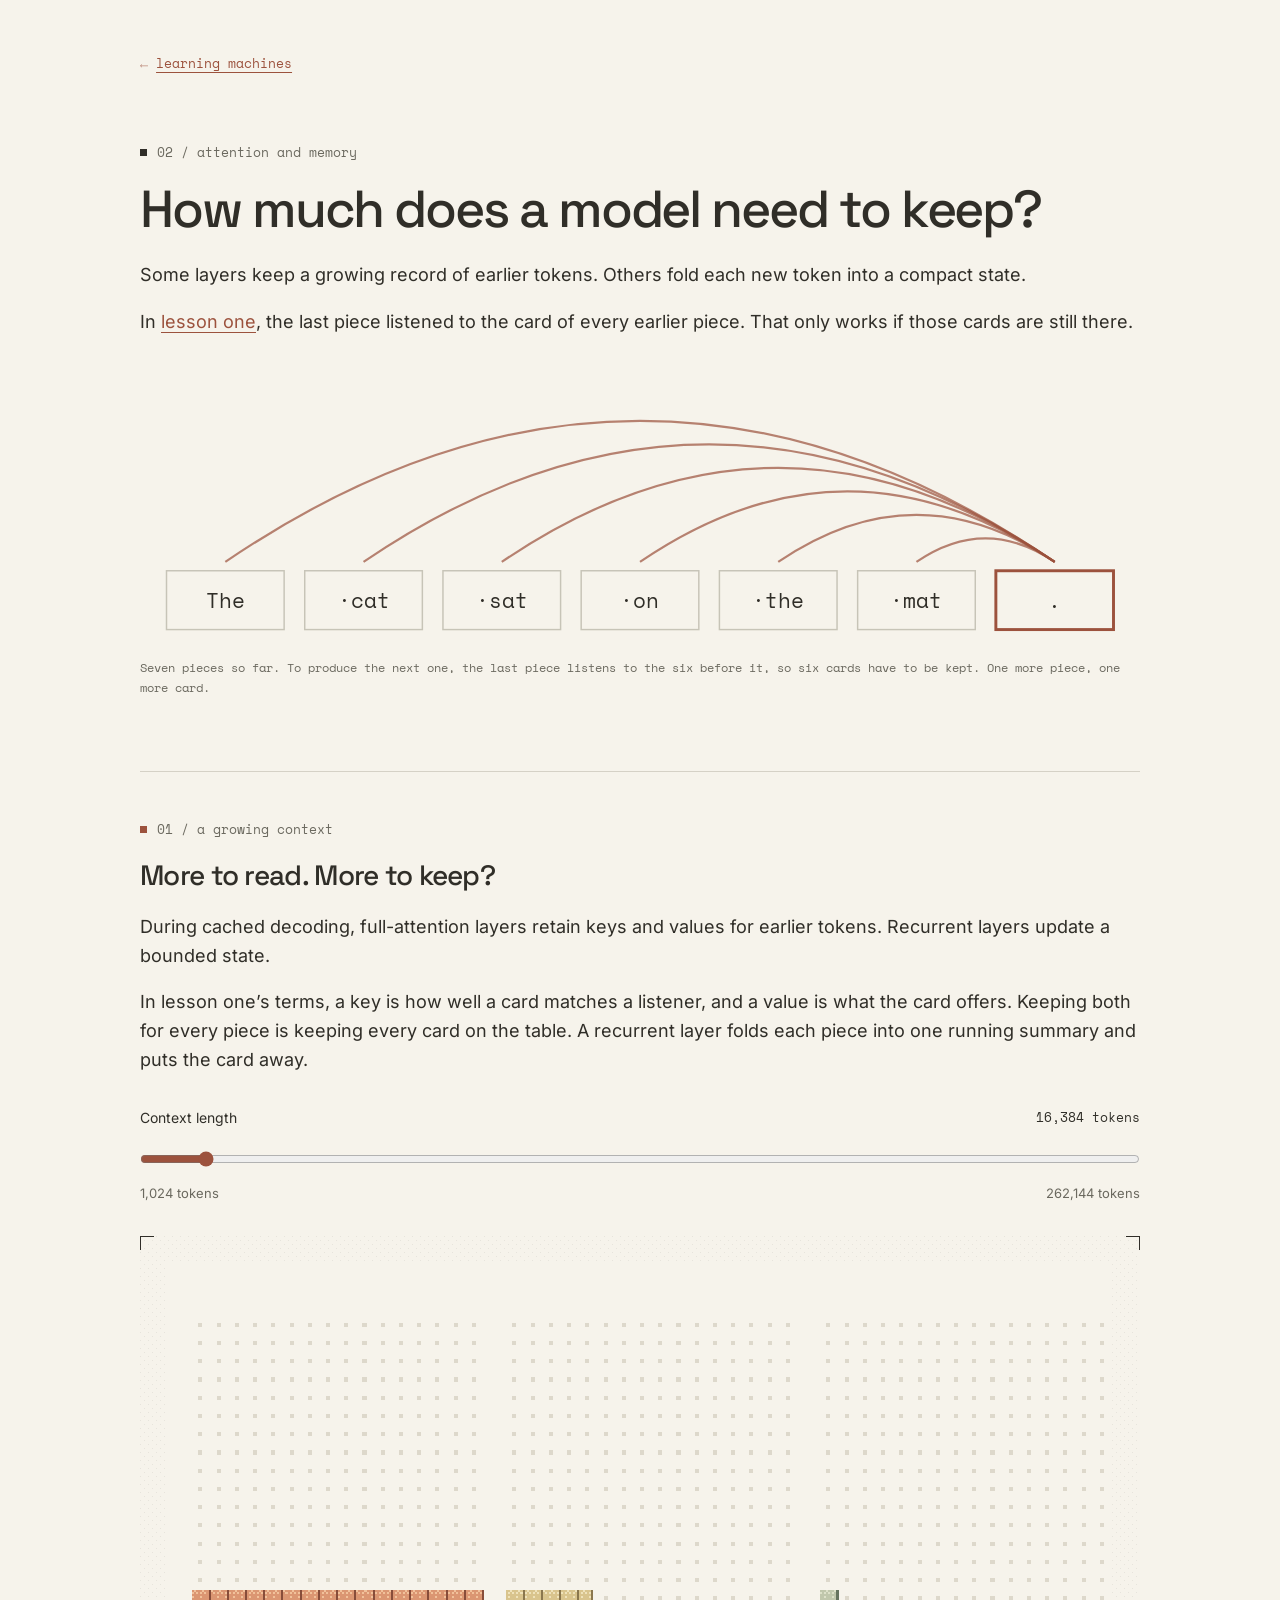
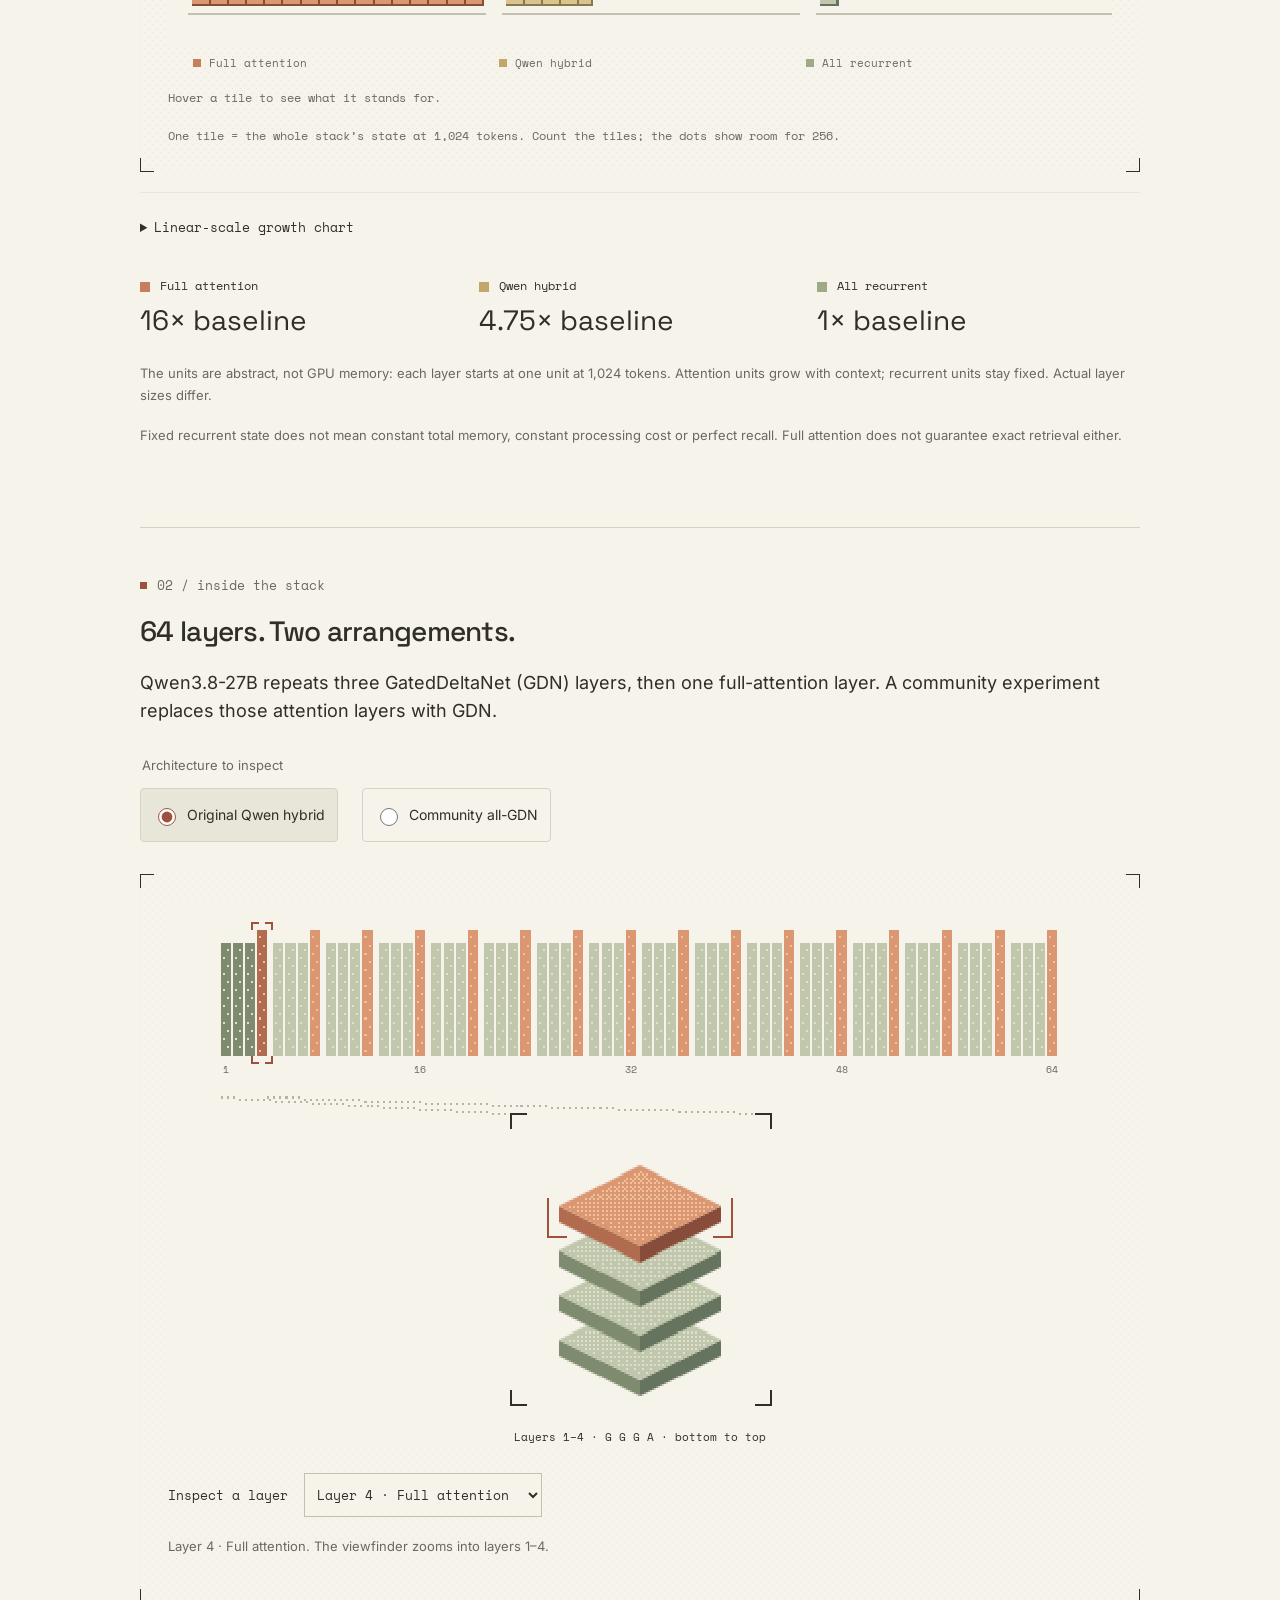
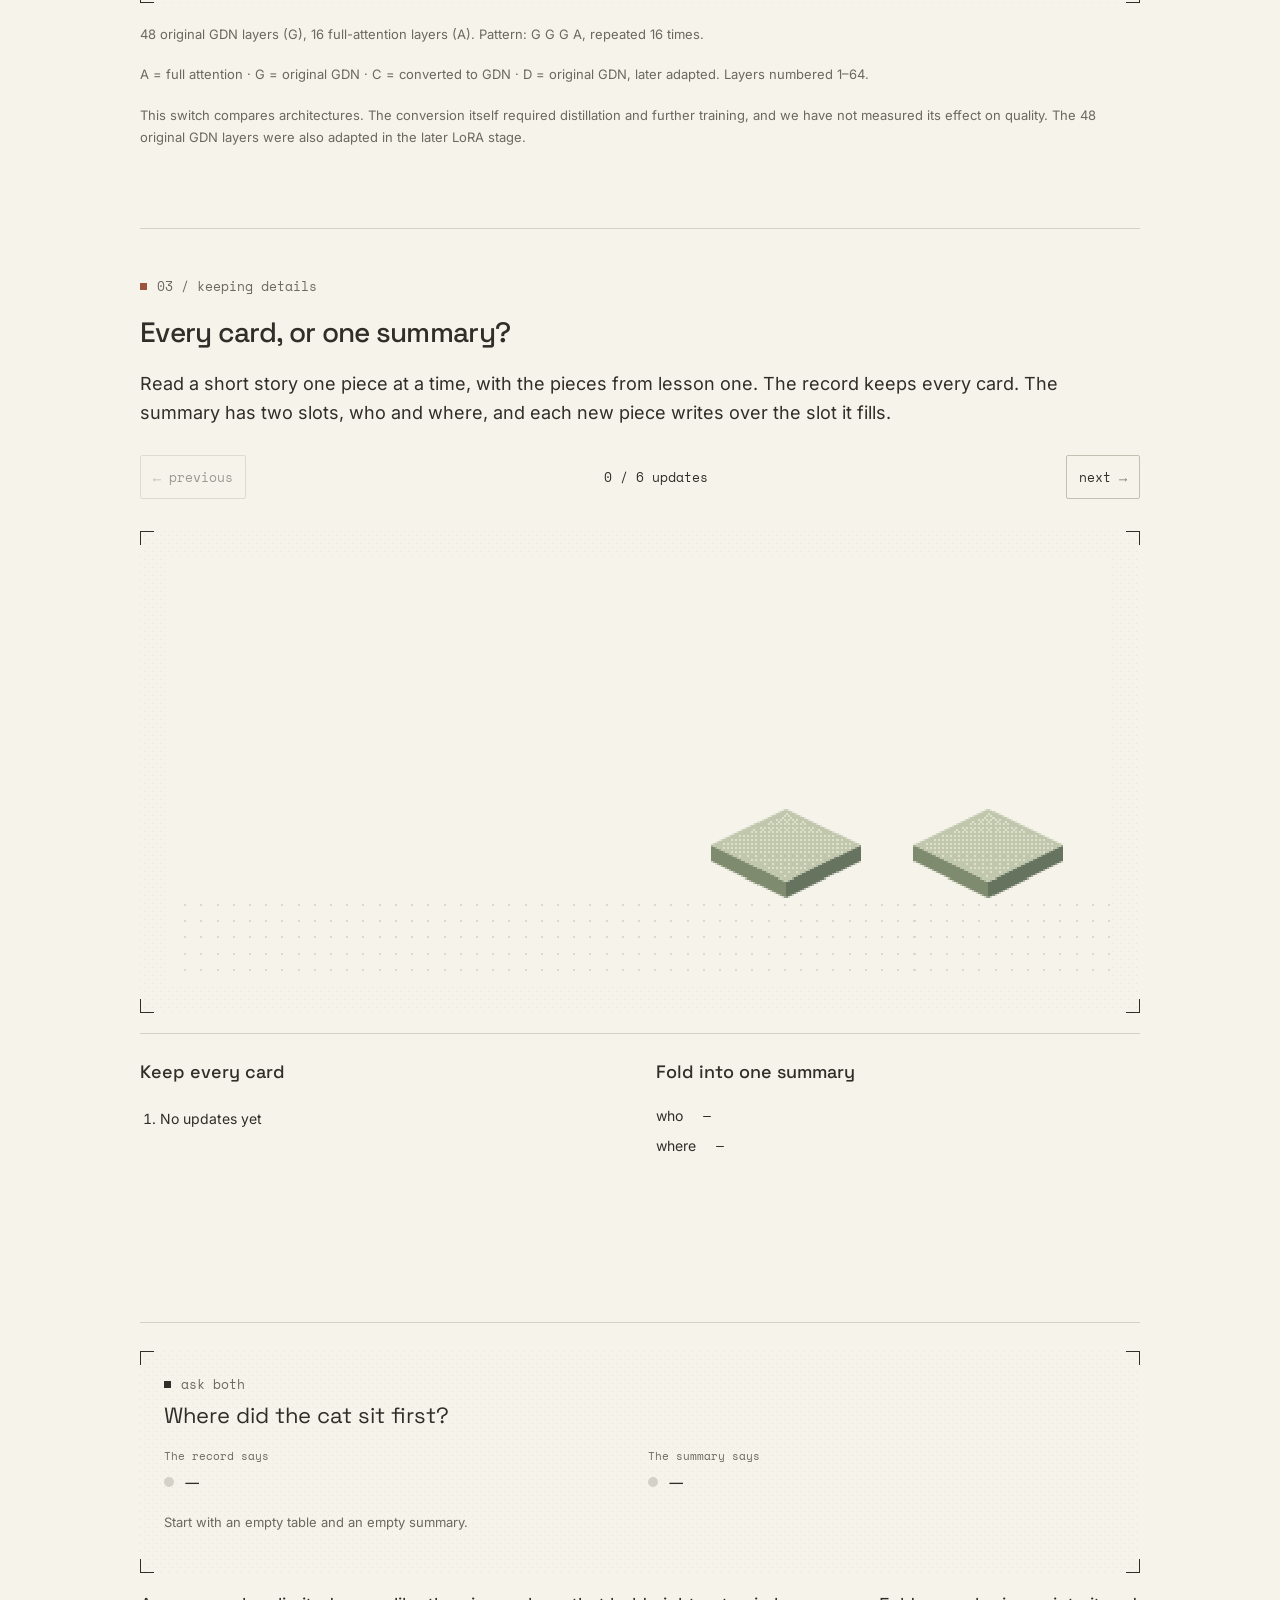
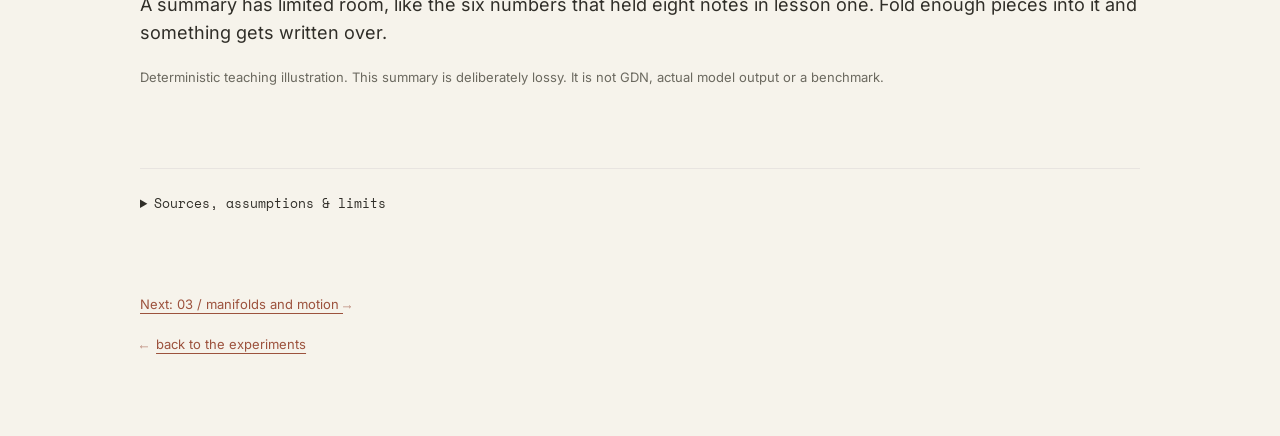
<file: learning-machines/attention-and-memory/index.html>
<!doctype html>
<html lang="en">
<head>
  <meta charset="utf-8">
  <meta name="viewport" content="width=device-width,initial-scale=1">
  <title>Attention and memory — Learning Machines · Robin Stethem</title>
  <meta name="description" content="Explore how attention caches grow and recurrent state stays bounded, through a small teaching illustration.">
  <link rel="canonical" href="https://stethem.com/learning-machines/attention-and-memory/">
  <link rel="icon" href="../../favicon.png">
  <link rel="stylesheet" href="../../styles.css?v=20261105-arrows">
  <link rel="stylesheet" href="../learning.css?v=20261111-cards">
</head>
<body class="learning-study">
<main class="container learning-page">
  <a class="back" href="../"><svg class="arrow arrow-w arrow-before" viewBox="0 0 24 11" aria-hidden="true" focusable="false"><path d="M24 5.5H1.2M6 1 1.2 5.5 6 10"/></svg>learning machines</a>
  <header>
    <p class="eyebrow">02 / attention and memory</p>
    <h1>How much does a model need to keep?</h1>
    <p>Some layers keep a growing record of earlier tokens. Others fold each new token into a compact state.</p>
    <p>In <a href="../tokens/">lesson one</a>, the last piece listened to the card of every earlier piece. That only works if those cards are still there.</p>
  </header>
  <figure class="cards-figure">
    <svg viewBox="0 0 680 160" role="img" aria-label="Seven pieces in a row: The, cat, sat, on, the, mat and a full stop. An arc runs from each of the first six into the last one."><g class="cards-arcs"><path d="M58 104Q340 -88 622 104"/><path d="M152 104Q387 -56 622 104"/><path d="M246 104Q434 -24 622 104"/><path d="M340 104Q481 8 622 104"/><path d="M434 104Q528 40 622 104"/><path d="M528 104Q575 72 622 104"/></g><g class="cards-kept"><rect x="18" y="110" width="80" height="40"/><text x="58" y="135" text-anchor="middle">The</text></g><g class="cards-kept"><rect x="112" y="110" width="80" height="40"/><text x="152" y="135" text-anchor="middle">·cat</text></g><g class="cards-kept"><rect x="206" y="110" width="80" height="40"/><text x="246" y="135" text-anchor="middle">·sat</text></g><g class="cards-kept"><rect x="300" y="110" width="80" height="40"/><text x="340" y="135" text-anchor="middle">·on</text></g><g class="cards-kept"><rect x="394" y="110" width="80" height="40"/><text x="434" y="135" text-anchor="middle">·the</text></g><g class="cards-kept"><rect x="488" y="110" width="80" height="40"/><text x="528" y="135" text-anchor="middle">·mat</text></g><g class="cards-last"><rect x="582" y="110" width="80" height="40"/><text x="622" y="135" text-anchor="middle">.</text></g></svg>
    <figcaption>Seven pieces so far. To produce the next one, the last piece listens to the six before it, so six cards have to be kept. One more piece, one more card.</figcaption>
  </figure>
  <noscript>
    <p>Enable JavaScript to explore the controls. The explanations and sources below remain readable without it.</p>
  </noscript>
  <div id="experiment">
    <section aria-labelledby="growth-heading">
      <p class="eyebrow">01 / a growing context</p>
      <h2 id="growth-heading">More to read. More to keep?</h2>
      <p>During cached decoding, full-attention layers retain keys and values for earlier tokens. Recurrent layers update a bounded state.</p>
      <p>In lesson one’s terms, a key is how well a card matches a listener, and a value is what the card offers. Keeping both for every piece is keeping every card on the table. A recurrent layer folds each piece into one running summary and puts the card away.</p>
      <label for="context">Context length <output id="tokens" for="context">16,384 tokens</output></label><input disabled id="context" type="range" min="1024" max="262144" step="1024" value="16384" aria-describedby="growth-note">
      <div class="range-ends small"><span>1,024 tokens</span><span>262,144 tokens</span></div>
      <div id="growth-art" class="visual-panel" hidden>
        <div class="growth-scene">
          <canvas id="growth-canvas" width="466" height="188" aria-hidden="true"></canvas>
          <div class="growth-labels" aria-hidden="true"><span>Full attention</span><span>Qwen hybrid</span><span>All recurrent</span></div>
        </div>
        <p id="tile-readout" class="tile-readout" aria-live="polite"></p>
        <p class="visual-note">One tile = the whole stack’s state at 1,024 tokens. Count the tiles; the dots show room for 256.</p>
      </div>
      <details id="linear-growth" open>
        <summary>Linear-scale growth chart</summary>
        <svg class="growth-chart" viewBox="0 0 600 200" role="img" aria-labelledby="chart-title chart-desc"><title id="chart-title">Illustrative context-state growth</title><desc id="chart-desc">Full attention grows fastest; hybrid grows with a smaller slope; recurrent state remains flat. Abstract units, not measured memory.</desc><path class="axis" d="M30 10V170H580"/><path class="full-line" d="M30 169.375L580 10"/><path class="hybrid-line" d="M30 169.375L580 129.53"/><path class="recurrent-line" d="M30 169.375H580"/><circle id="full-dot" r="4" fill="#9c4635"/><circle id="hybrid-dot" r="4" fill="#24211f"/><circle id="recurrent-dot" r="4" fill="#6b625d"/><line id="cursor" x1="63" x2="63" y1="10" y2="170"/><text x="30" y="193">1K</text><text x="540" y="193">262K</text><text x="38" y="22">illustrative units</text><path class="chart-arrow" d="M165.5 21.4V15.2M163.2 17.5l2.3-2.3 2.3 2.3"/></svg>
      </details>
      <dl class="readings" aria-live="polite" aria-atomic="true">
        <div><dt><i class="key full"></i>Full attention</dt><dd id="full-value">16× baseline</dd></div>
        <div><dt><i class="key hybrid"></i>Qwen hybrid</dt><dd id="hybrid-value">4.75× baseline</dd></div>
        <div><dt><i class="key recurrent"></i>All recurrent</dt><dd id="recurrent-value">1× baseline</dd></div>
      </dl>
      <p class="small" id="growth-note">The units are abstract, not GPU memory: each layer starts at one unit at 1,024 tokens. Attention units grow with context; recurrent units stay fixed. Actual layer sizes differ.</p>
      <p class="small">Fixed recurrent state does not mean constant total memory, constant processing cost or perfect recall. Full attention does not guarantee exact retrieval either.</p>
    </section>
    <section aria-labelledby="layers-heading">
      <p class="eyebrow">02 / inside the stack</p>
      <h2 id="layers-heading">64 layers. Two arrangements.</h2>
      <p>Qwen3.8-27B repeats three GatedDeltaNet (GDN) layers, then one full-attention layer. A community experiment replaces those attention layers with GDN.</p>
      <fieldset>
        <legend class="small">Architecture to inspect</legend>
        <label class="choice"><input disabled type="radio" name="architecture" value="original" checked> Original Qwen hybrid</label><label class="choice"><input disabled type="radio" name="architecture" value="converted"> Community all-GDN</label>
      </fieldset>
      <div id="layer-art" class="visual-panel" hidden>
        <div class="layer-scene">
          <canvas id="layer-canvas" width="466" height="270" aria-hidden="true"></canvas>
          <div id="layer-ranges" class="layer-ranges" aria-hidden="true"></div>
        </div>
        <label class="layer-inspector" for="layer-focus">Inspect a layer <select disabled id="layer-focus"></select></label>
        <p id="selected-layer" class="small" aria-live="polite"></p>
      </div>
      <div id="layers" class="layers" aria-hidden="true">
        <span class="layer gdn"><span>G</span><small>1</small></span><span class="layer gdn"><span>G</span><small>2</small></span><span class="layer gdn"><span>G</span><small>3</small></span><span class="layer attention"><span>A</span><small>4</small></span>
        <span class="layer gdn"><span>G</span><small>5</small></span><span class="layer gdn"><span>G</span><small>6</small></span><span class="layer gdn"><span>G</span><small>7</small></span><span class="layer attention"><span>A</span><small>8</small></span>
        <span class="layer gdn"><span>G</span><small>9</small></span><span class="layer gdn"><span>G</span><small>10</small></span><span class="layer gdn"><span>G</span><small>11</small></span><span class="layer attention"><span>A</span><small>12</small></span>
        <span class="layer gdn"><span>G</span><small>13</small></span><span class="layer gdn"><span>G</span><small>14</small></span><span class="layer gdn"><span>G</span><small>15</small></span><span class="layer attention"><span>A</span><small>16</small></span>
        <span class="layer gdn"><span>G</span><small>17</small></span><span class="layer gdn"><span>G</span><small>18</small></span><span class="layer gdn"><span>G</span><small>19</small></span><span class="layer attention"><span>A</span><small>20</small></span>
        <span class="layer gdn"><span>G</span><small>21</small></span><span class="layer gdn"><span>G</span><small>22</small></span><span class="layer gdn"><span>G</span><small>23</small></span><span class="layer attention"><span>A</span><small>24</small></span>
        <span class="layer gdn"><span>G</span><small>25</small></span><span class="layer gdn"><span>G</span><small>26</small></span><span class="layer gdn"><span>G</span><small>27</small></span><span class="layer attention"><span>A</span><small>28</small></span>
        <span class="layer gdn"><span>G</span><small>29</small></span><span class="layer gdn"><span>G</span><small>30</small></span><span class="layer gdn"><span>G</span><small>31</small></span><span class="layer attention"><span>A</span><small>32</small></span>
        <span class="layer gdn"><span>G</span><small>33</small></span><span class="layer gdn"><span>G</span><small>34</small></span><span class="layer gdn"><span>G</span><small>35</small></span><span class="layer attention"><span>A</span><small>36</small></span>
        <span class="layer gdn"><span>G</span><small>37</small></span><span class="layer gdn"><span>G</span><small>38</small></span><span class="layer gdn"><span>G</span><small>39</small></span><span class="layer attention"><span>A</span><small>40</small></span>
        <span class="layer gdn"><span>G</span><small>41</small></span><span class="layer gdn"><span>G</span><small>42</small></span><span class="layer gdn"><span>G</span><small>43</small></span><span class="layer attention"><span>A</span><small>44</small></span>
        <span class="layer gdn"><span>G</span><small>45</small></span><span class="layer gdn"><span>G</span><small>46</small></span><span class="layer gdn"><span>G</span><small>47</small></span><span class="layer attention"><span>A</span><small>48</small></span>
        <span class="layer gdn"><span>G</span><small>49</small></span><span class="layer gdn"><span>G</span><small>50</small></span><span class="layer gdn"><span>G</span><small>51</small></span><span class="layer attention"><span>A</span><small>52</small></span>
        <span class="layer gdn"><span>G</span><small>53</small></span><span class="layer gdn"><span>G</span><small>54</small></span><span class="layer gdn"><span>G</span><small>55</small></span><span class="layer attention"><span>A</span><small>56</small></span>
        <span class="layer gdn"><span>G</span><small>57</small></span><span class="layer gdn"><span>G</span><small>58</small></span><span class="layer gdn"><span>G</span><small>59</small></span><span class="layer attention"><span>A</span><small>60</small></span>
        <span class="layer gdn"><span>G</span><small>61</small></span><span class="layer gdn"><span>G</span><small>62</small></span><span class="layer gdn"><span>G</span><small>63</small></span><span class="layer attention"><span>A</span><small>64</small></span>
      </div>
      <p id="layer-summary" class="small" aria-live="polite">48 original GDN layers (G), 16 full-attention layers (A). Pattern: G G G A, repeated 16 times.</p>
      <p class="small">A = full attention · G = original GDN · C = converted to GDN · D = original GDN, later adapted. Layers numbered 1–64.</p>
      <p class="small">This switch compares architectures. The conversion itself required distillation and further training, and we have not measured its effect on quality. The 48 original GDN layers were also adapted in the later LoRA stage.</p>
    </section>
    <section aria-labelledby="toy-heading">
      <p class="eyebrow">03 / keeping details</p>
      <h2 id="toy-heading">Every card, or one summary?</h2>
      <p>Read a short story one piece at a time, with the pieces from lesson one. The record keeps every card. The summary has two slots, who and where, and each new piece writes over the slot it fills.</p>
      <div class="step-controls"><button disabled id="previous" type="button"><svg class="arrow arrow-w" viewBox="0 0 24 11" aria-hidden="true" focusable="false"><path d="M24 5.5H1.2M6 1 1.2 5.5 6 10"/></svg> previous</button><output id="step-status" aria-live="polite">0 / 6 updates</output><button disabled id="next" type="button">next <svg class="arrow arrow-e" viewBox="0 0 24 11" aria-hidden="true" focusable="false"><path d="M0 5.5h22.8M18 1l4.8 4.5L18 10"/></svg></button></div>
      <div id="toy-art" class="visual-panel" hidden><canvas id="toy-canvas" width="466" height="210" aria-hidden="true"></canvas></div>
      <div class="toy-columns">
        <div>
          <h3>Keep every card</h3>
          <ol id="history">
            <li>No updates yet</li>
          </ol>
        </div>
        <div>
          <h3>Fold into one summary</h3>
          <dl id="state">
            <div><dt>who</dt><dd>—</dd></div>
            <div><dt>where</dt><dd>—</dd></div>
          </dl>
        </div>
      </div>
      <div id="recall-card" class="recall-card viewfinder" data-outcome="empty">
        <p class="eyebrow">ask both</p>
        <p class="recall-question">Where did the cat sit first?</p>
        <dl class="recall-answers" aria-live="polite">
          <div><dt>The record says</dt><dd id="recall-log">—</dd></div>
          <div><dt>The summary says</dt><dd id="recall-state">—</dd></div>
        </dl>
        <p id="recall" class="small" aria-live="polite">Start with an empty table and an empty summary.</p>
      </div>
      <p>A summary has limited room, like the six numbers that held eight notes in lesson one. Fold enough pieces into it and something gets written over.</p>
      <p class="small">Deterministic teaching illustration. This summary is deliberately lossy. It is not GDN, actual model output or a benchmark.</p>
    </section>
  </div>

  <details>
    <summary>Sources, assumptions &amp; limits</summary>
    <div class="source-details">
      <p>Credit to the Qwen team and summerAIO. Architecture comes from the <a href="https://huggingface.co/Qwen/Qwen3.8-27B/blob/1d4bf0f2ff6012fd82039f2fa52739d0dd7c60c0/config.json">official Qwen config</a> and <a href="https://huggingface.co/summerAIO/Qwen3.8-27B-Longbook27-v2/blob/46319430c16af66860b20f14986ad1032e991796/config.json">community config</a>, rather than the community README's hybrid label. The community config makes all 64 layers linear, converting zero-based layers 3, 7, …, 63.</p>
      <p>The <a href="https://huggingface.co/summerAIO/Qwen3.8-27B-Longbook27-v2/blob/46319430c16af66860b20f14986ad1032e991796/longbook_next_report.json">author's training report</a> records per-layer distillation, then rank-32 LoRA with <code>native_lora: true</code>. Configured context is 262,144 tokens. Needle results and needle lengths are empty; the training/cache plan goes up to 16,384. This is not evidence of demonstrated 262K retrieval. We ran no models and report no quality scores.</p>
      <p>The growth comparison assigns equal abstract units to unlike layer states to show shape only: full = 64n/1024; hybrid = 16n/1024 + 48; recurrent = 64. It excludes weights, activations, buffers, vision and runtime overhead. The recurrent state exists even before any tokens arrive.</p>
      <p>Verified 1 November 2026. Official revision <code>1d4bf0f2ff6012fd82039f2fa52739d0dd7c60c0</code>; community revision <code>46319430c16af66860b20f14986ad1032e991796</code>.</p>
      <p>Source: <a href="https://github.com/rsteth/learning-machines/tree/14939b37bcd93c293bfe4aa6d10ca0cadc620471/experiments/attention-memory">attention and memory experiment</a> · <a href="https://github.com/rsteth/learning-machines/commit/14939b37bcd93c293bfe4aa6d10ca0cadc620471">exact mechanics commit</a> · <a href="./mechanics-pin.json">integrity manifest</a> · <a href="./mechanics-LICENSE.txt">mechanics license</a>.</p>
      <p>The source is public. The browser uses the pinned copy served with this page; the experiment also runs independently of this site. Original experiment code is MIT licensed; the source repository preserves the upstream snapshots under Apache-2.0 with attribution.</p>
    </div>
  </details>

  <footer>
    <p><a href="../manifolds/">Next: 03 / manifolds and motion <svg class="arrow arrow-e" viewBox="0 0 24 11" aria-label="to" role="img"><path d="M0 5.5h22.8M18 1l4.8 4.5L18 10"/></svg></a></p>
    <a href="../"><svg class="arrow arrow-w arrow-before" viewBox="0 0 24 11" aria-hidden="true" focusable="false"><path d="M24 5.5H1.2M6 1 1.2 5.5 6 10"/></svg>back to the experiments</a>
  </footer>
</main>
<script type="module" src="./page.mjs?v=20261111-cards"></script>
</body>
</html>
</file>
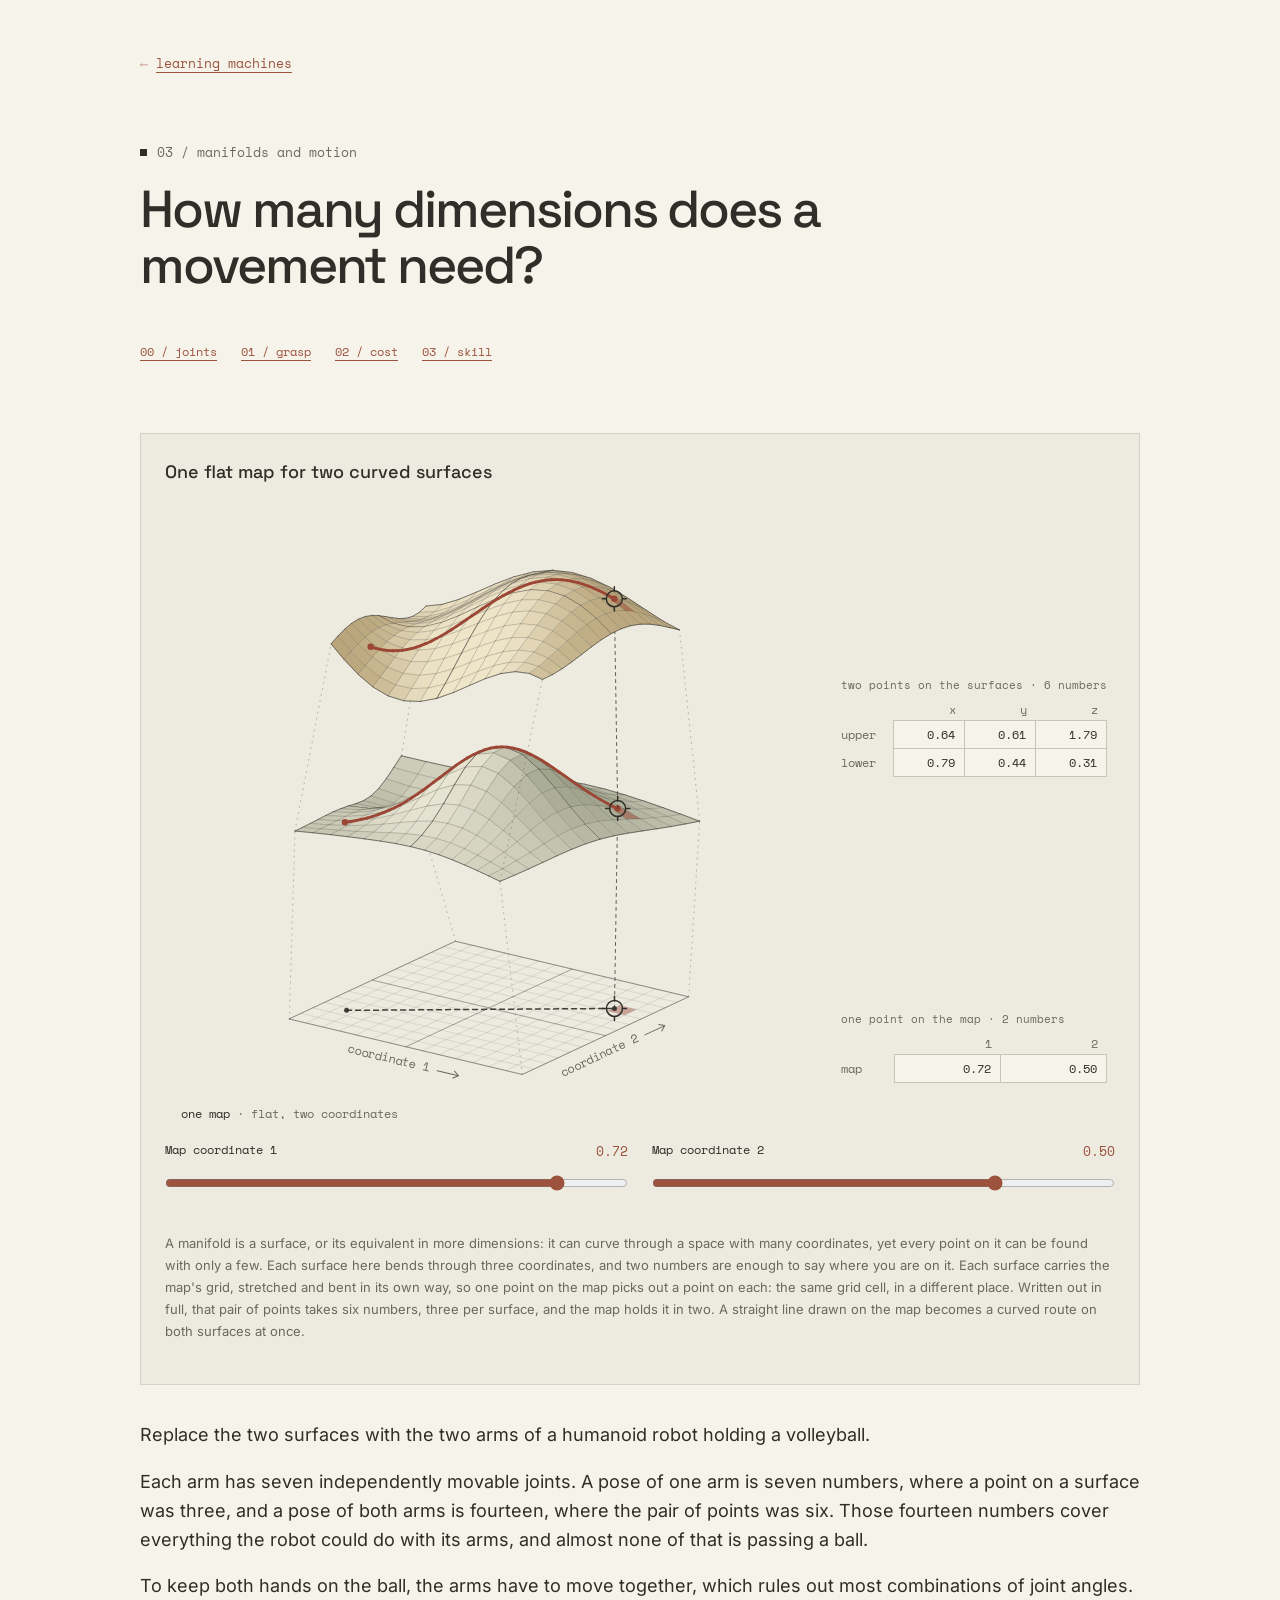
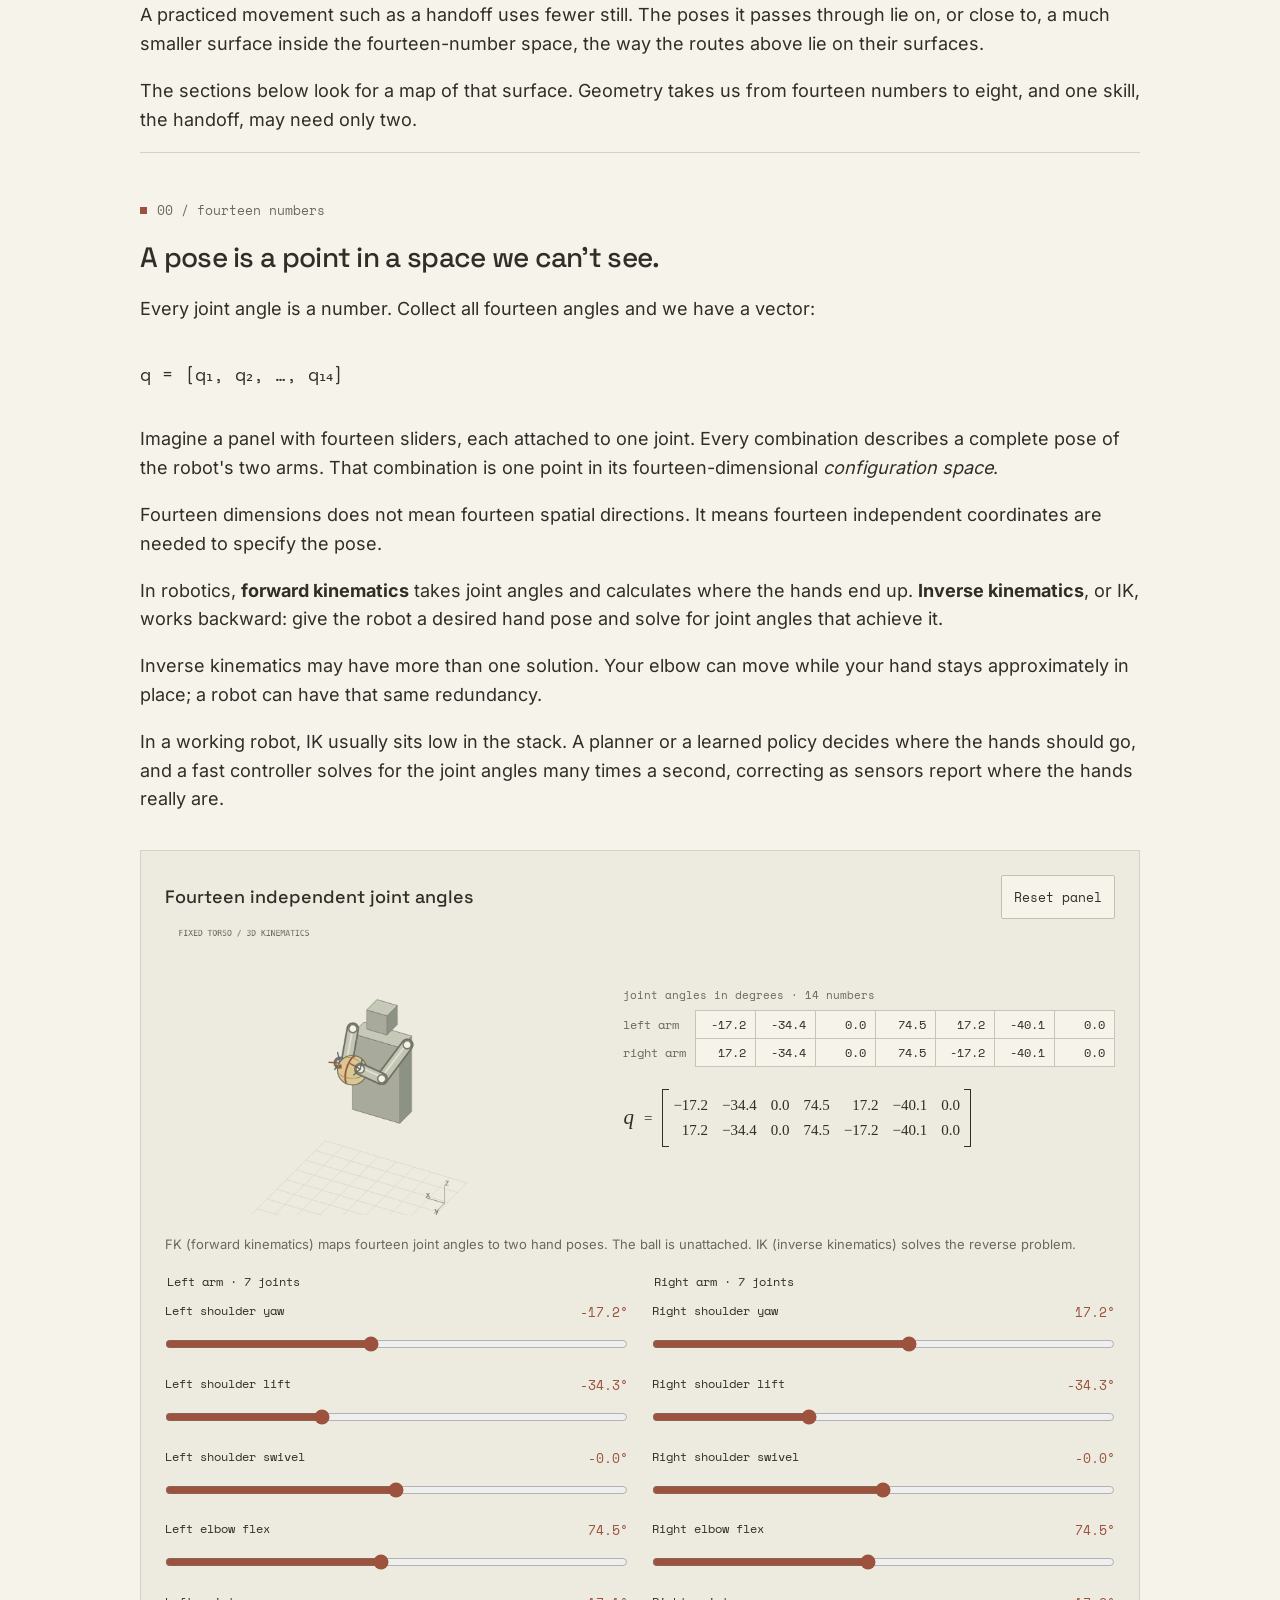
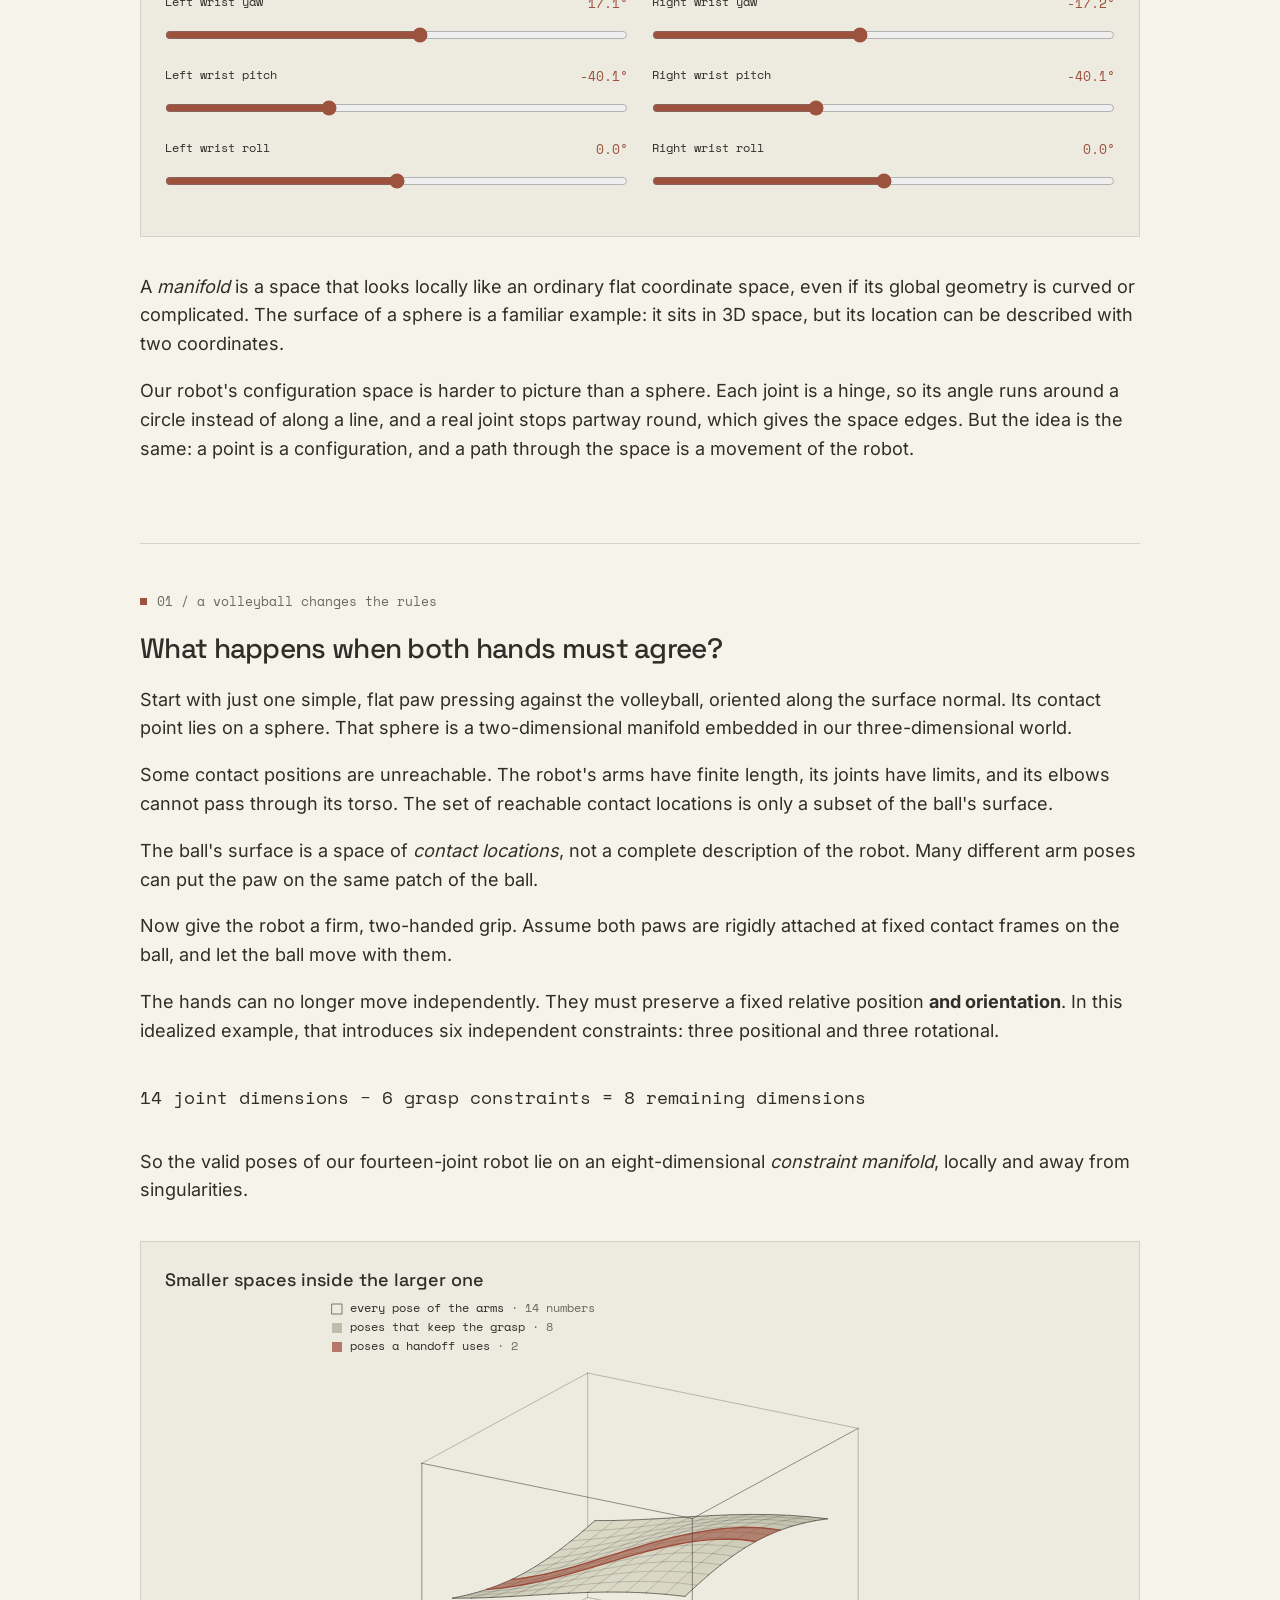
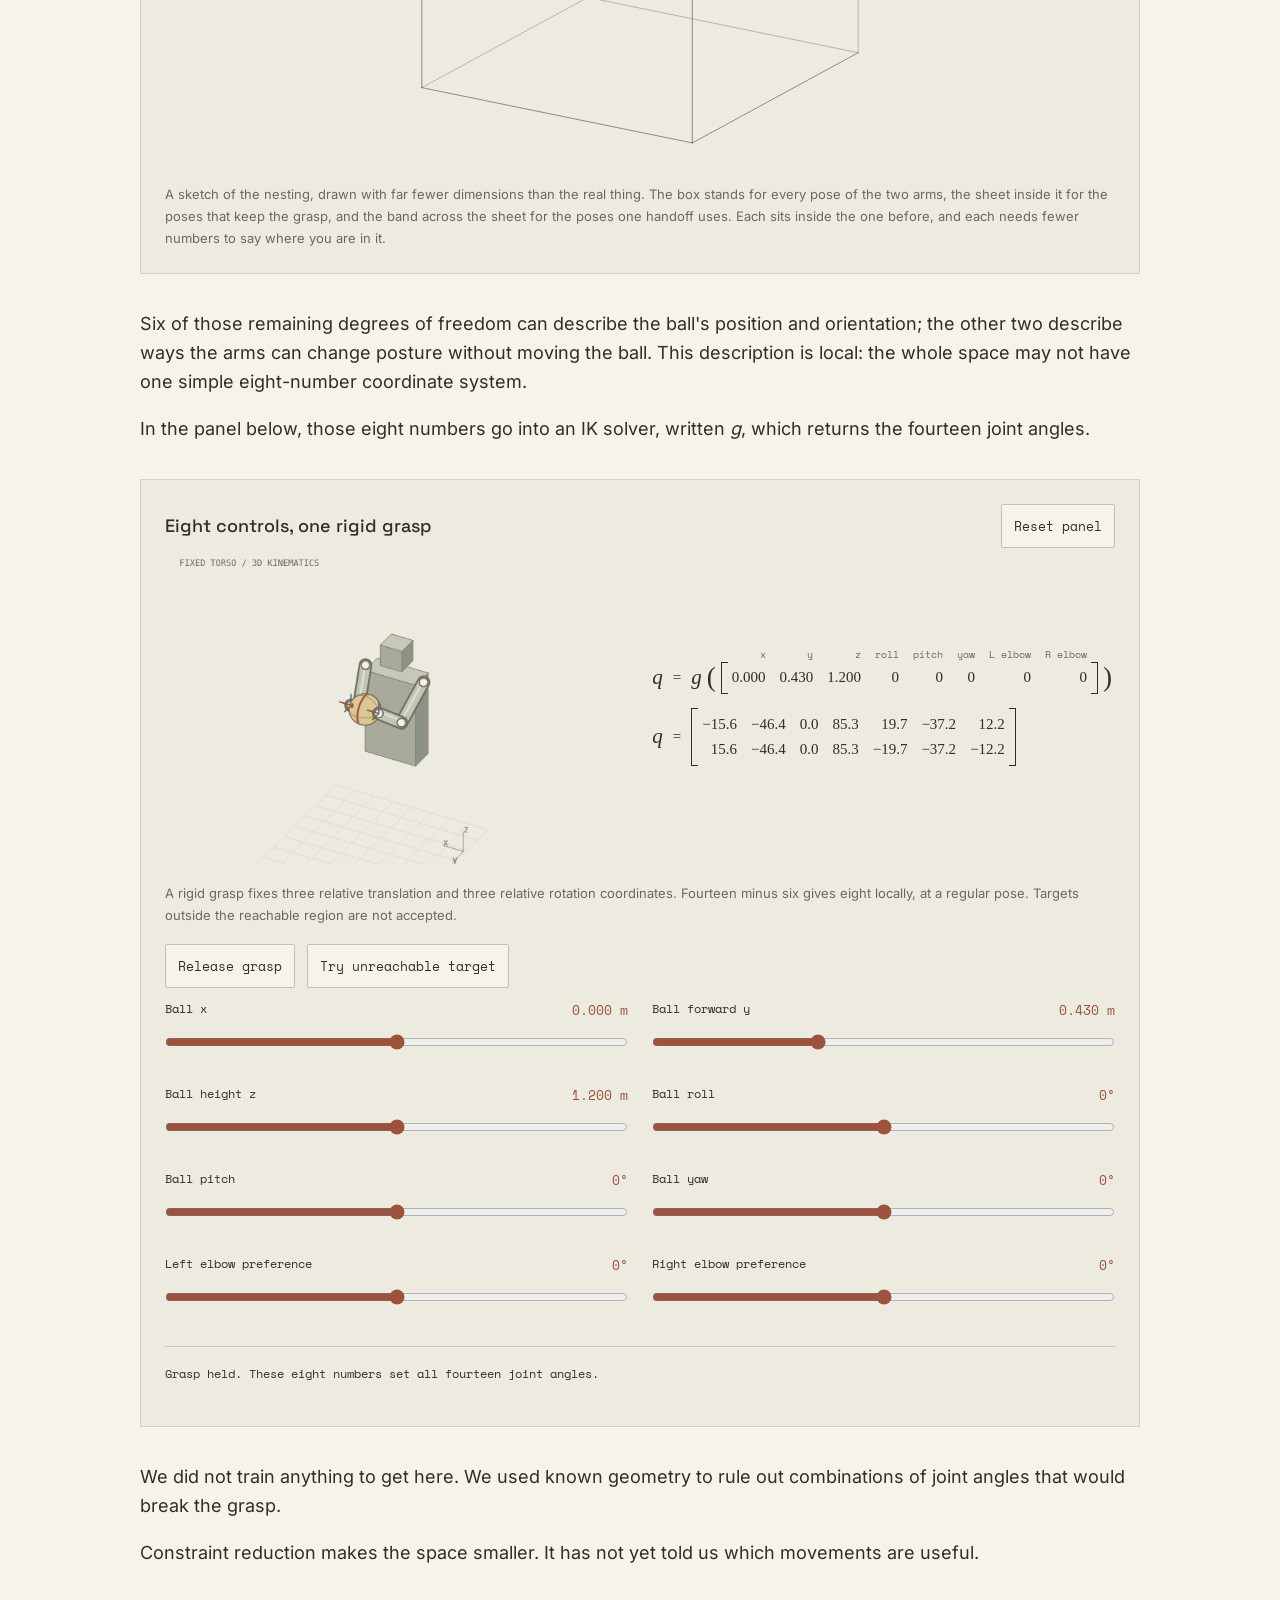
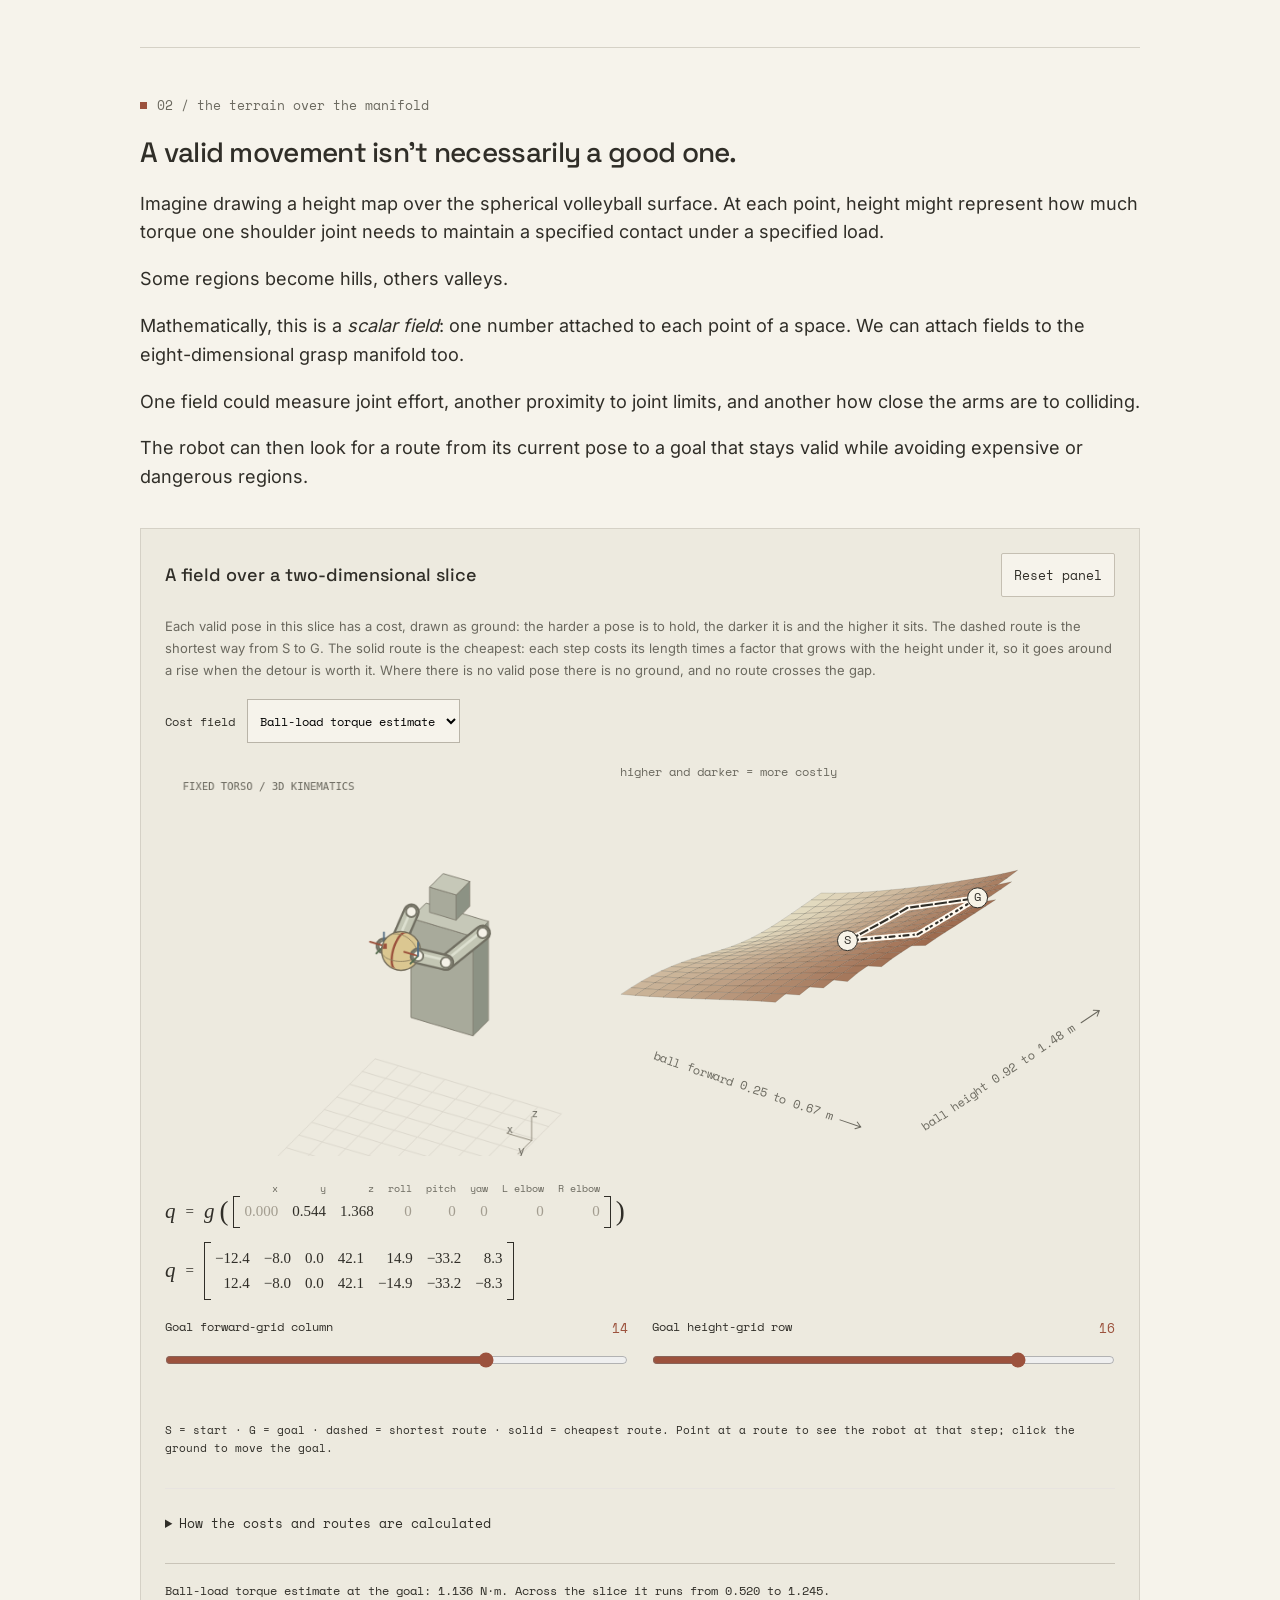
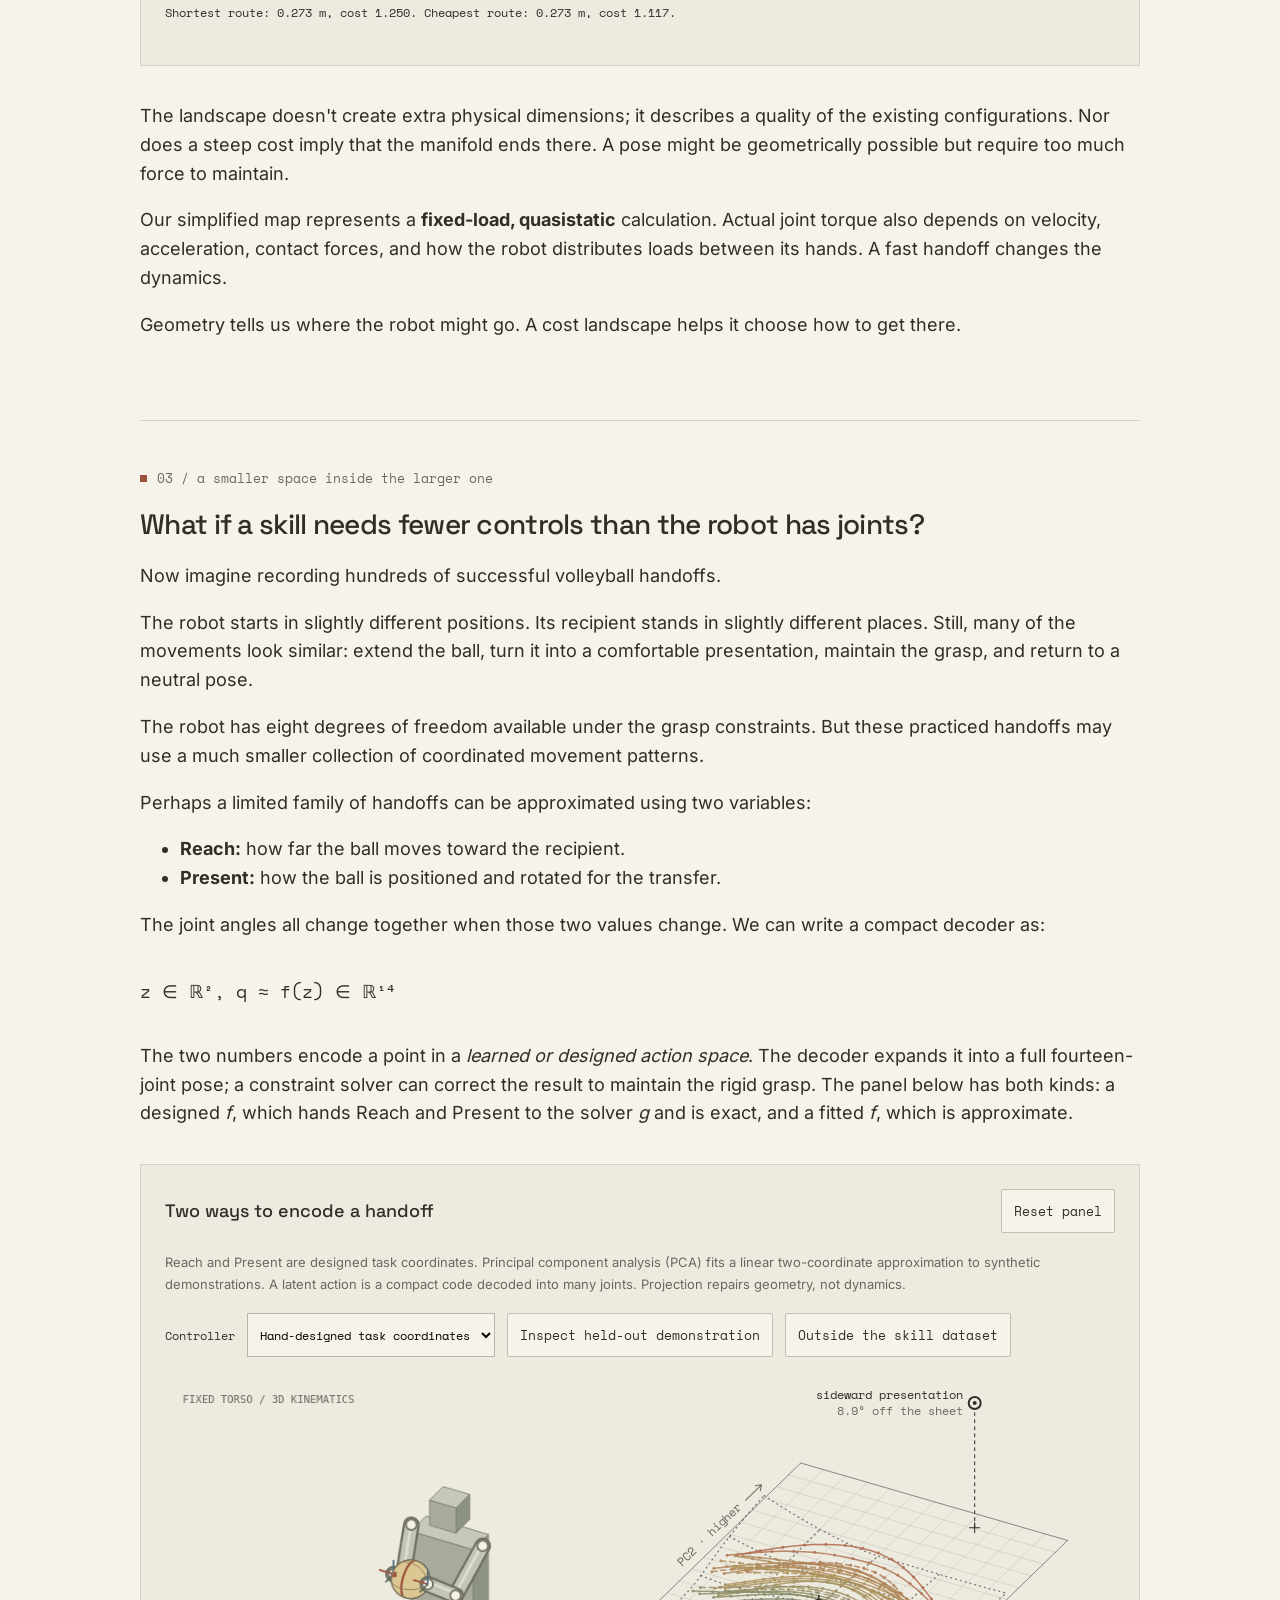
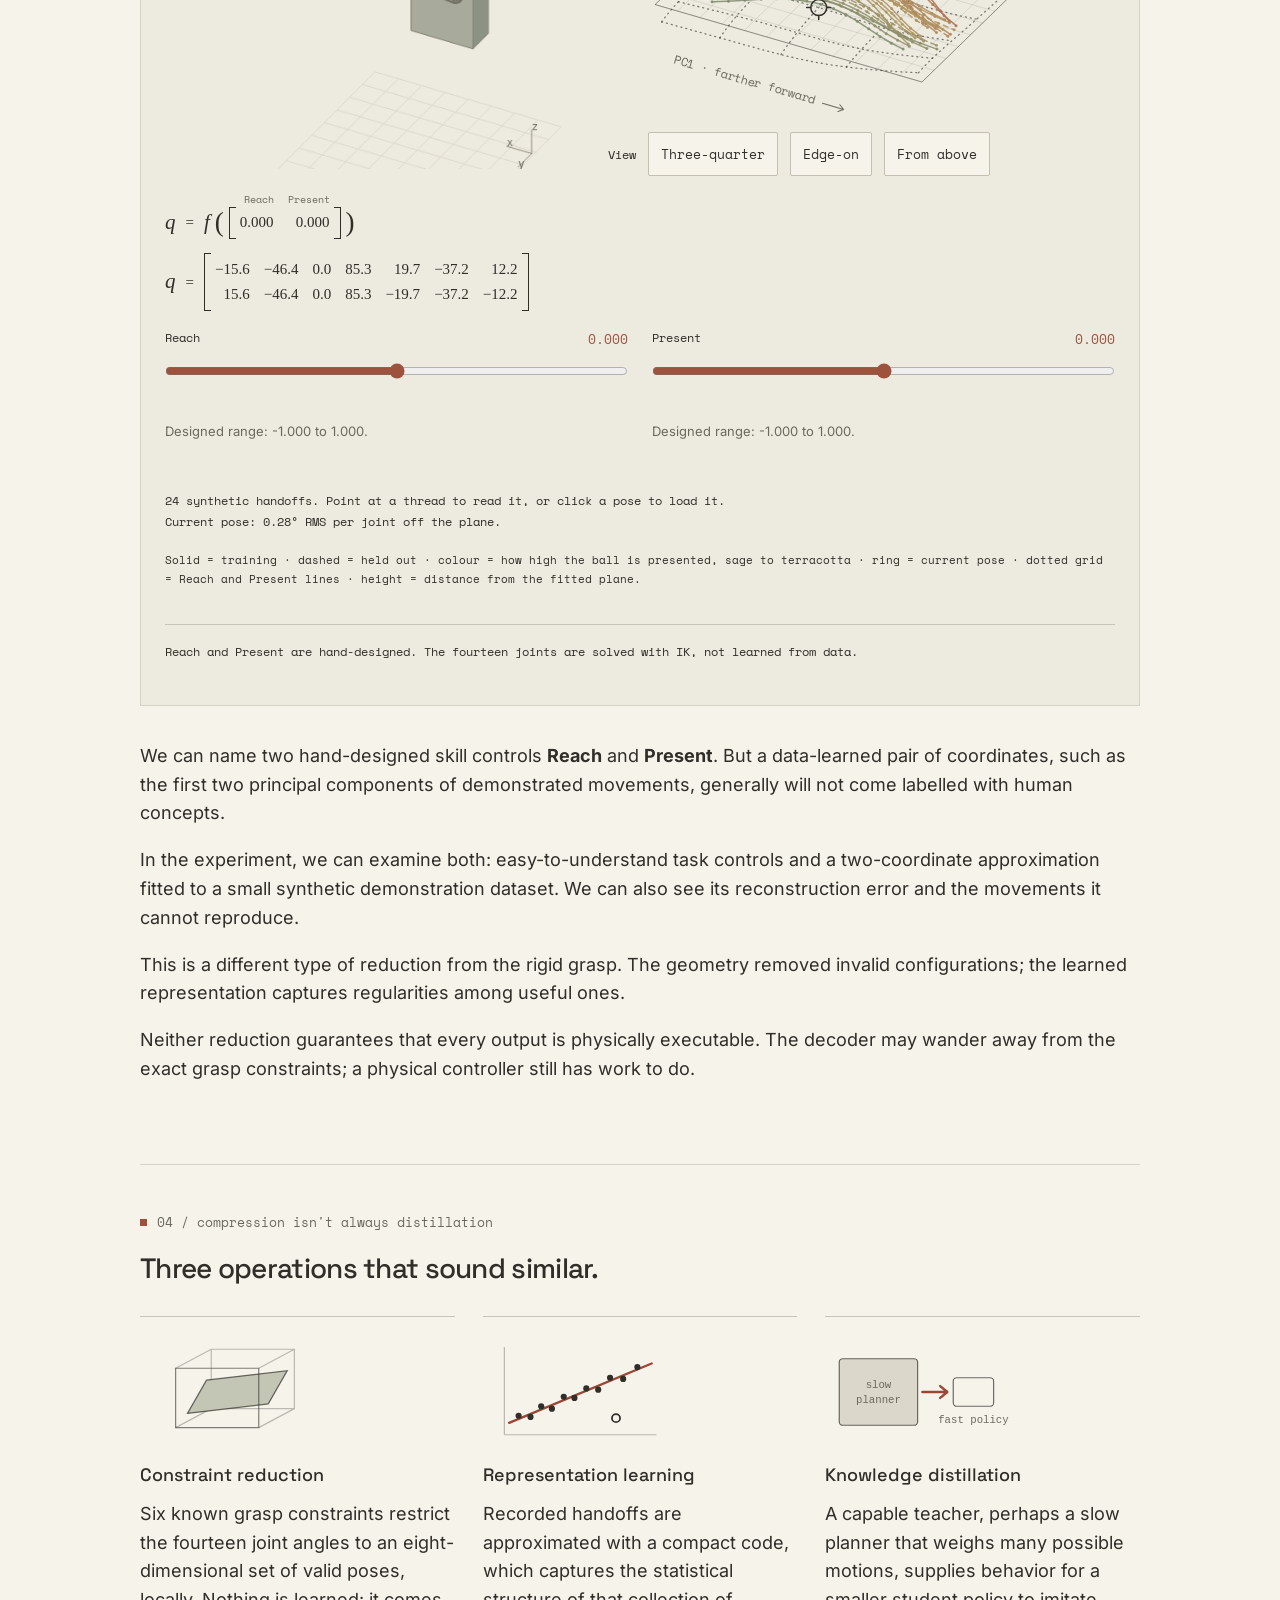
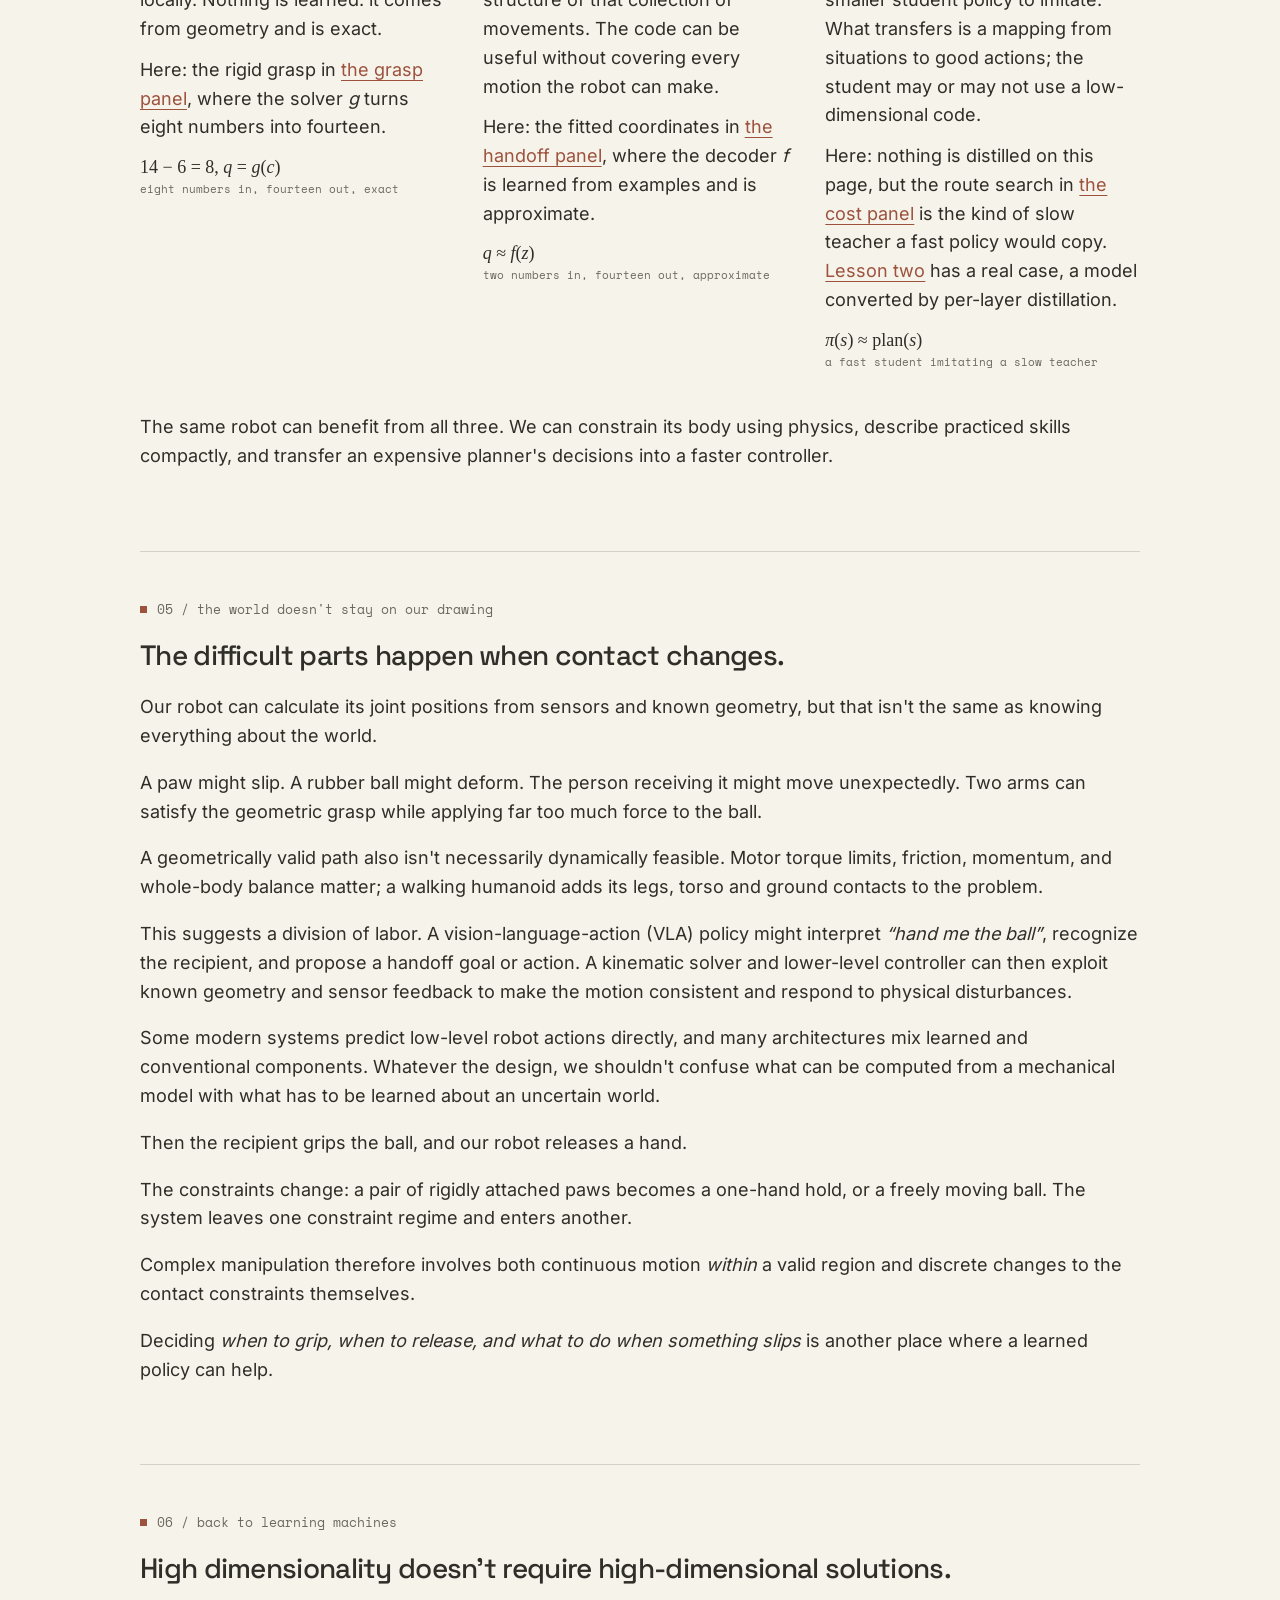
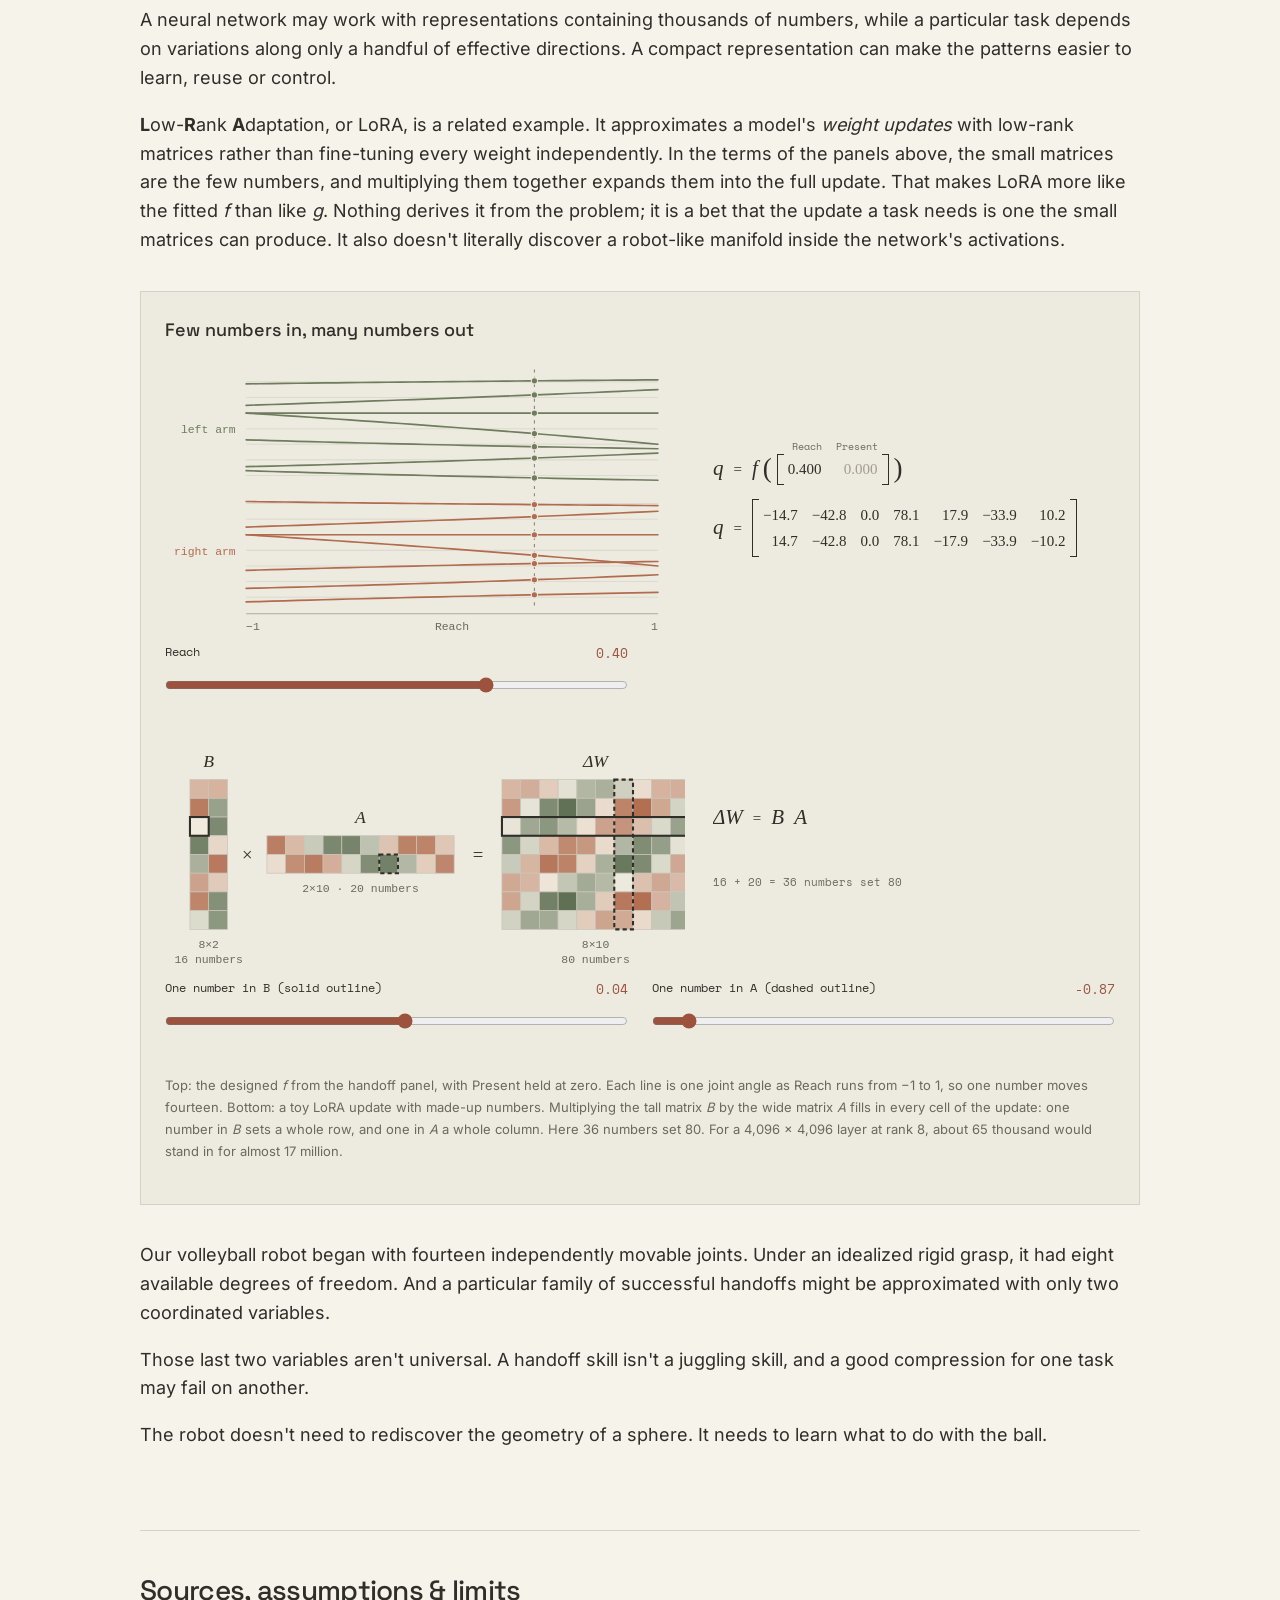
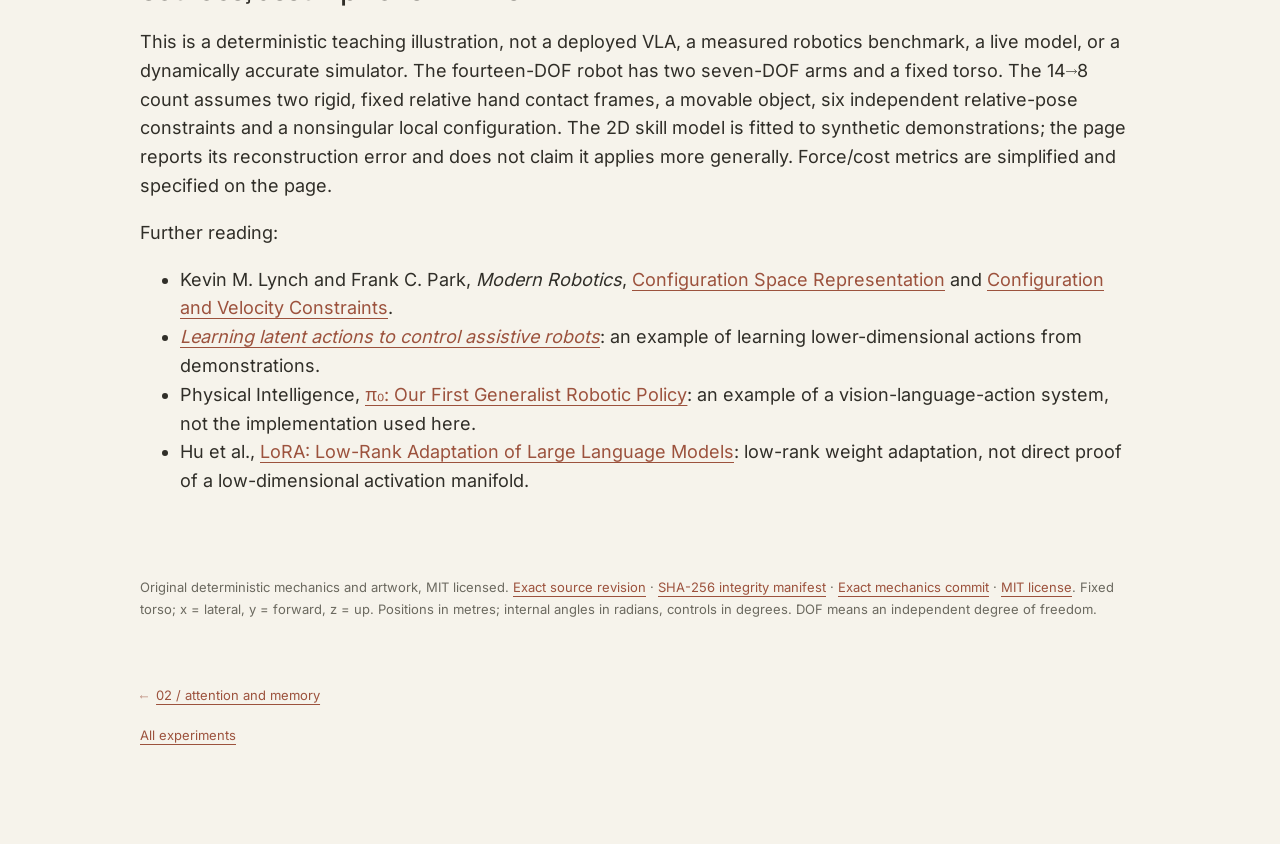
<file: learning-machines/manifolds/index.html>
<!doctype html>
<html lang="en">
<head>
  <meta charset="utf-8">
  <meta name="viewport" content="width=device-width,initial-scale=1">
  <title>How many dimensions does a movement need? · Learning Machines</title>
  <meta name="description" content="Fourteen joints, eight grasp coordinates, and a two-coordinate skill: explore the geometry and limits of a bimanual handoff.">
  <meta property="og:title" content="How many dimensions does a movement need?">
  <meta property="og:description" content="A volleyball, fourteen joints, and the smaller spaces hiding inside complicated machines.">
  <meta property="og:image" content="https://stethem.com/learning-machines/manifolds/preview.svg">
  <meta property="og:type" content="article">
  <meta property="og:url" content="https://stethem.com/learning-machines/manifolds/">
  <link rel="canonical" href="https://stethem.com/learning-machines/manifolds/">
  <link rel="icon" href="../../favicon.png">
  <link rel="stylesheet" href="../../styles.css">
  <link rel="stylesheet" href="../learning.css">
  <link rel="stylesheet" href="./manifolds.css">
</head>
<body class="learning-study manifold-study">
<main class="container learning-page">
  <a class="back" href="../"><svg class="arrow arrow-w arrow-before" viewBox="0 0 24 11" aria-hidden="true"><path d="M24 5.5H1.2M6 1 1.2 5.5 6 10"/></svg>learning machines</a>
  <header>
    <p class="eyebrow">03 / manifolds and motion</p>
    <h1>How many dimensions does a movement need?</h1>
  </header>
  <nav class="study-nav" aria-label="Article sections">
    <a href="#fourteen-numbers">00 / joints</a>
    <a href="#grasp">01 / grasp</a>
    <a href="#landscape">02 / cost</a>
    <a href="#skill">03 / skill</a>
  </nav>
  <div class="exhibit" id="sheet-figure" aria-labelledby="sheet-figure-title">
    <div class="exhibit-head">
      <h3 id="sheet-figure-title">One flat map for two curved surfaces</h3>
    </div>
    <div class="sheet-layout">
      <img class="sheet-static" src="./sheet-static.svg" alt="Two shaded curved surfaces, one above the other, floating over a flat grid, their shared map. A straight dashed line on the map appears on each surface as a different curved route; each surface carries the map&#x27;s grid stretched its own way, and a ring marks the same tinted grid cell on the map and on both surfaces, joined by a dashed line." width="640" height="660">
      <div class="numbers sheet-numbers"><table class="number-box"><caption>two points on the surfaces · 6 numbers</caption><thead><tr><td></td><th scope="col">x</th><th scope="col">y</th><th scope="col">z</th></tr></thead><tbody><tr><th scope="row">upper</th><td>0.64</td><td>0.61</td><td>1.79</td></tr><tr><th scope="row">lower</th><td>0.79</td><td>0.44</td><td>0.31</td></tr></tbody></table><table class="number-box"><caption>one point on the map · 2 numbers</caption><thead><tr><td></td><th scope="col">1</th><th scope="col">2</th></tr></thead><tbody><tr><th scope="row">map</th><td>0.72</td><td>0.50</td></tr></tbody></table></div>
    </div>
    <p class="small">A manifold is a surface, or its equivalent in more dimensions: it can curve through a space with many coordinates, yet every point on it can be found with only a few. Each surface here bends through three coordinates, and two numbers are enough to say where you are on it. Each surface carries the map&#x27;s grid, stretched and bent in its own way, so one point on the map picks out a point on each: the same grid cell, in a different place. Written out in full, that pair of points takes six numbers, three per surface, and the map holds it in two. A straight line drawn on the map becomes a curved route on both surfaces at once.</p>
  </div>
  <p>Replace the two surfaces with the two arms of a humanoid robot holding a volleyball.</p>
  <p>Each arm has seven independently movable joints. A pose of one arm is seven numbers, where a point on a surface was three, and a pose of both arms is fourteen, where the pair of points was six. Those fourteen numbers cover everything the robot could do with its arms, and almost none of that is passing a ball.</p>
  <p>To keep both hands on the ball, the arms have to move together, which rules out most combinations of joint angles. A practiced movement such as a handoff uses fewer still. The poses it passes through lie on, or close to, a much smaller surface inside the fourteen-number space, the way the routes above lie on their surfaces.</p>
  <p>The sections below look for a map of that surface. Geometry takes us from fourteen numbers to eight, and one skill, the handoff, may need only two.</p>

  <section id="fourteen-numbers" aria-labelledby="heading-0">
    <p class="eyebrow">00 / fourteen numbers</p>
    <h2 id="heading-0">A pose is a point in a space we can&#x27;t see.</h2>
    <p>Every joint angle is a number. Collect all fourteen angles and we have a vector:</p>
    <p class="equation">q = [q₁, q₂, …, q₁₄]</p>
    <p>Imagine a panel with fourteen sliders, each attached to one joint. Every combination describes a complete pose of the robot&#x27;s two arms. That combination is one point in its fourteen-dimensional <em>configuration space</em>.</p>
    <p>Fourteen dimensions does not mean fourteen spatial directions. It means fourteen independent coordinates are needed to specify the pose.</p>
    <p>In robotics, <strong>forward kinematics</strong> takes joint angles and calculates where the hands end up. <strong>Inverse kinematics</strong>, or IK, works backward: give the robot a desired hand pose and solve for joint angles that achieve it.</p>
    <p>Inverse kinematics may have more than one solution. Your elbow can move while your hand stays approximately in place; a robot can have that same redundancy.</p>
    <p>In a working robot, IK usually sits low in the stack. A planner or a learned policy decides where the hands should go, and a fast controller solves for the joint angles many times a second, correcting as sensors report where the hands really are.</p>
    <div class="exhibit" id="panel-0" aria-labelledby="panel-0-title">
      <div class="exhibit-head">
        <h3 id="panel-0-title">Fourteen independent joint angles</h3>
        <button type="button" data-reset="0" disabled>Reset panel</button>
      </div>
      <div class="scene"><img class="static-rig" src="./free-static.svg" alt="Fourteen independently controlled joints, two free arms and an unattached volleyball." width="640" height="440"><canvas width="640" height="440" hidden role="img" aria-label="Live three-dimensional robot, paw orientations and marked volleyball"></canvas></div>
      <div class="static-caption" data-static-caption="0"><p><strong>Free configuration.</strong> Two arms × 7 independent joints = 14 joint coordinates. The ball is unattached.</p><p>Left paw (x, y, z): -0.086, 0.464, 1.256 m. Right paw: 0.086, 0.464, 1.256 m. Coloured wrist axes show orientation.</p></div>
      <p class="small">FK (forward kinematics) maps fourteen joint angles to two hand poses. The ball is unattached. IK (inverse kinematics) solves the reverse problem.</p>
      <div class="controls" data-controls="0"></div>
      <p class="readout" data-status="0" role="status" aria-live="polite">Static illustration. Enable JavaScript to explore this panel. All article explanations remain available.</p>
      <div class="joint-vector" data-vector="0"></div>
    </div>
    <p>A <em>manifold</em> is a space that looks locally like an ordinary flat coordinate space, even if its global geometry is curved or complicated. The surface of a sphere is a familiar example: it sits in 3D space, but its location can be described with two coordinates.</p>
    <p>Our robot&#x27;s configuration space is harder to picture than a sphere. Each joint is a hinge, so its angle runs around a circle instead of along a line, and a real joint stops partway round, which gives the space edges. But the idea is the same: a point is a configuration, and a path through the space is a movement of the robot.</p>
  </section>

  <section id="grasp" aria-labelledby="heading-1">
    <p class="eyebrow">01 / a volleyball changes the rules</p>
    <h2 id="heading-1">What happens when both hands must agree?</h2>
    <p>Start with just one simple, flat paw pressing against the volleyball, oriented along the surface normal. Its contact point lies on a sphere. That sphere is a two-dimensional manifold embedded in our three-dimensional world.</p>
    <p>Some contact positions are unreachable. The robot&#x27;s arms have finite length, its joints have limits, and its elbows cannot pass through its torso. The set of reachable contact locations is only a subset of the ball&#x27;s surface.</p>
    <p>The ball&#x27;s surface is a space of <em>contact locations</em>, not a complete description of the robot. Many different arm poses can put the paw on the same patch of the ball.</p>
    <p>Now give the robot a firm, two-handed grip. Assume both paws are rigidly attached at fixed contact frames on the ball, and let the ball move with them.</p>
    <p>The hands can no longer move independently. They must preserve a fixed relative position <strong>and orientation</strong>. In this idealized example, that introduces six independent constraints: three positional and three rotational.</p>
    <p class="equation">14 joint dimensions − 6 grasp constraints = 8 remaining dimensions</p>
    <p>So the valid poses of our fourteen-joint robot lie on an eight-dimensional <em>constraint manifold</em>, locally and away from singularities.</p>
    <div class="exhibit" id="nest-figure" aria-labelledby="nest-figure-title">
      <div class="exhibit-head">
        <h3 id="nest-figure-title">Smaller spaces inside the larger one</h3>
      </div>
      <img class="sheet-static nest-static" src="./nest-static.svg" alt="A wireframe box with a curved sheet floating inside it and a narrow band running across the sheet. A key reads: every pose of the arms, 14 numbers; poses that keep the grasp, 8; poses a handoff uses, 2." width="640" height="500">
      <p class="small">A sketch of the nesting, drawn with far fewer dimensions than the real thing. The box stands for every pose of the two arms, the sheet inside it for the poses that keep the grasp, and the band across the sheet for the poses one handoff uses. Each sits inside the one before, and each needs fewer numbers to say where you are in it.</p>
    </div>
    <p>Six of those remaining degrees of freedom can describe the ball&#x27;s position and orientation; the other two describe ways the arms can change posture without moving the ball. This description is local: the whole space may not have one simple eight-number coordinate system.</p>
    <p>In the panel below, those eight numbers go into an IK solver, written <em>g</em>, which returns the fourteen joint angles.</p>
    <div class="exhibit" id="panel-1" aria-labelledby="panel-1-title">
      <div class="exhibit-head">
        <h3 id="panel-1-title">Eight controls, one rigid grasp</h3>
        <button type="button" data-reset="1" disabled>Reset panel</button>
      </div>
      <div class="scene"><img class="static-rig" src="./grasp-static.svg" alt="A solved canonical rigid grasp: six relative-pose constraints leave eight dimensions locally." width="640" height="440"><canvas width="640" height="440" hidden role="img" aria-label="Live three-dimensional robot, paw orientations and marked volleyball"></canvas></div>
      <div class="static-caption" data-static-caption="1"><p><strong>Canonical rigid grasp.</strong> Numerical relative-pose Jacobian rank 6; 14 joint coordinates minus 6 independent constraints leaves 8 dimensions locally.</p><p>Relative-hand residual: 0.000185 mm translation and 0.000073° rotation.</p></div>
      <p class="small">A rigid grasp fixes three relative translation and three relative rotation coordinates. Fourteen minus six gives eight locally, at a regular pose. Targets outside the reachable region are not accepted.</p>
      <div class="controls" data-controls="1"></div>
      <p class="readout" data-status="1" role="status" aria-live="polite">Static illustration. Enable JavaScript to explore this panel. All article explanations remain available.</p>
      <div class="joint-vector" data-vector="1"></div>
    </div>
    <p>We did not train anything to get here. We used known geometry to rule out combinations of joint angles that would break the grasp.</p>
    <p>Constraint reduction makes the space smaller. It has not yet told us which movements are useful.</p>
  </section>

  <section id="landscape" aria-labelledby="heading-2">
    <p class="eyebrow">02 / the terrain over the manifold</p>
    <h2 id="heading-2">A valid movement isn&#x27;t necessarily a good one.</h2>
    <p>Imagine drawing a height map over the spherical volleyball surface. At each point, height might represent how much torque one shoulder joint needs to maintain a specified contact under a specified load.</p>
    <p>Some regions become hills, others valleys.</p>
    <p>Mathematically, this is a <em>scalar field</em>: one number attached to each point of a space. We can attach fields to the eight-dimensional grasp manifold too.</p>
    <p>One field could measure joint effort, another proximity to joint limits, and another how close the arms are to colliding.</p>
    <p>The robot can then look for a route from its current pose to a goal that stays valid while avoiding expensive or dangerous regions.</p>
    <div class="exhibit" id="panel-2" aria-labelledby="panel-2-title">
      <div class="exhibit-head">
        <h3 id="panel-2-title">A field over a two-dimensional slice</h3>
        <button type="button" data-reset="2" disabled>Reset panel</button>
      </div>
      <p class="small">Each valid pose in this slice has a cost, drawn as ground: the harder a pose is to hold, the darker it is and the higher it sits. The dashed route is the shortest way from S to G. The solid route is the cheapest: each step costs its length times a factor that grows with the height under it, so it goes around a rise when the detour is worth it. Where there is no valid pose there is no ground, and no route crosses the gap.</p>
      <div class="scene"><img class="static-rig" src="./landscape-static.svg" alt="Actual sampled fixed-load torque field over ball forward distance and height. Hatched invalid cells; dashed shortest and solid cost-aware valid routes." width="640" height="440"><canvas width="640" height="440" hidden role="img" aria-label="Live three-dimensional robot, paw orientations and marked volleyball"></canvas></div>
      <div class="static-caption" data-static-caption="2"><p><strong>Sampled ball-load torque field.</strong> Horizontal: forward y, 0.25 to 0.67 m. Vertical: height z, 0.92 to 1.48 m. Fixed x=0.00 m; orientation and posture preferences fixed. Larger physical +Y is rightward on this coordinate chart, but down-left in the robot view. The chart axes are not screen directions for the robot.</p><p>331 of 441 samples are valid. Field range 0.520–1.245 N·m; quasistatic, equal load split. Dashed = shortest route (0.273 m); solid = cost-aware route (0.273 m). S = start; G = goal; hatch = invalid sample.</p></div>
      <div class="controls" data-controls="2"></div>
      <p class="readout" data-status="2" role="status" aria-live="polite">Static illustration. Enable JavaScript to explore this panel. All article explanations remain available.</p>
      <div class="joint-vector" data-vector="2"></div>
    </div>
    <p>The landscape doesn&#x27;t create extra physical dimensions; it describes a quality of the existing configurations. Nor does a steep cost imply that the manifold ends there. A pose might be geometrically possible but require too much force to maintain.</p>
    <p>Our simplified map represents a <strong>fixed-load, quasistatic</strong> calculation. Actual joint torque also depends on velocity, acceleration, contact forces, and how the robot distributes loads between its hands. A fast handoff changes the dynamics.</p>
    <p>Geometry tells us where the robot might go. A cost landscape helps it choose how to get there.</p>
  </section>

  <section id="skill" aria-labelledby="heading-3">
    <p class="eyebrow">03 / a smaller space inside the larger one</p>
    <h2 id="heading-3">What if a skill needs fewer controls than the robot has joints?</h2>
    <p>Now imagine recording hundreds of successful volleyball handoffs.</p>
    <p>The robot starts in slightly different positions. Its recipient stands in slightly different places. Still, many of the movements look similar: extend the ball, turn it into a comfortable presentation, maintain the grasp, and return to a neutral pose.</p>
    <p>The robot has eight degrees of freedom available under the grasp constraints. But these practiced handoffs may use a much smaller collection of coordinated movement patterns.</p>
    <p>Perhaps a limited family of handoffs can be approximated using two variables:</p>
    <ul>
      <li><strong>Reach:</strong> how far the ball moves toward the recipient.</li>
      <li><strong>Present:</strong> how the ball is positioned and rotated for the transfer.</li>
    </ul>
    <p>The joint angles all change together when those two values change. We can write a compact decoder as:</p>
    <p class="equation">z ∈ ℝ², q ≈ f(z) ∈ ℝ¹⁴</p>
    <p>The two numbers encode a point in a <em>learned or designed action space</em>. The decoder expands it into a full fourteen-joint pose; a constraint solver can correct the result to maintain the rigid grasp. The panel below has both kinds: a designed <em>f</em>, which hands Reach and Present to the solver <em>g</em> and is exact, and a fitted <em>f</em>, which is approximate.</p>
    <div class="exhibit" id="panel-3" aria-labelledby="panel-3-title">
      <div class="exhibit-head">
        <h3 id="panel-3-title">Two ways to encode a handoff</h3>
        <button type="button" data-reset="3" disabled>Reset panel</button>
      </div>
      <p class="small">Reach and Present are designed task coordinates. Principal component analysis (PCA) fits a linear two-coordinate approximation to synthetic demonstrations. A latent action is a compact code decoded into many joints. Projection repairs geometry, not dynamics.</p>
      <div class="scene"><img class="static-rig" src="./skill-static.svg" alt="Synthetic handoffs drawn as threads lying almost flat on the fitted two-component PCA plane, with an outside-family sideward pose far above it; held-out and outside-family reconstruction errors are stated below." width="640" height="440"><canvas width="640" height="440" hidden role="img" aria-label="Live three-dimensional robot, paw orientations and marked volleyball"></canvas></div>
      <div class="static-caption" data-static-caption="3"><p><strong>Training-fitted PCA.</strong> Each thread is one synthetic handoff plotted on PC1 and PC2; height is its joint-space distance from the fitted plane at the same scale. Solid = training; dashed = held out. 270 synthetic training poses and 90 held-out poses. Two components explain 99.674% of training variance.</p><p>Holdout joint-angle RMS: 0.209° before projection and 0.129° after projection (0 failures). Outside-family raw reconstruction RMS: 8.910°.</p><p>PCA signs are arbitrary. This example chooses +PC1 toward farther-forward training poses and +PC2 toward higher training poses. These remain mixed fitted axes, not Reach / Present or universal meanings.</p></div>
      <div class="controls" data-controls="3"></div>
      <p class="readout" data-status="3" role="status" aria-live="polite">Static illustration. Enable JavaScript to explore this panel. All article explanations remain available.</p>
      <div class="joint-vector" data-vector="3"></div>
    </div>
    <p>We can name two hand-designed skill controls <strong>Reach</strong> and <strong>Present</strong>. But a data-learned pair of coordinates, such as the first two principal components of demonstrated movements, generally will not come labelled with human concepts.</p>
    <p>In the experiment, we can examine both: easy-to-understand task controls and a two-coordinate approximation fitted to a small synthetic demonstration dataset. We can also see its reconstruction error and the movements it cannot reproduce.</p>
    <p>This is a different type of reduction from the rigid grasp. The geometry removed invalid configurations; the learned representation captures regularities among useful ones.</p>
    <p>Neither reduction guarantees that every output is physically executable. The decoder may wander away from the exact grasp constraints; a physical controller still has work to do.</p>
  </section>

  <section id="compression" aria-labelledby="heading-4">
    <p class="eyebrow">04 / compression isn&#x27;t always distillation</p>
    <h2 id="heading-4">Three operations that sound similar.</h2>
    <div class="trio">
      <div>
        <svg viewBox="0 0 160 96" role="img" aria-label="A wireframe box with one flat sheet inside it: of all the box, only the sheet is allowed.">
          <g fill="none" stroke="#302e28" stroke-opacity=".3"><path d="M60 62h70V12H60zM30 78 60 62M100 78l30-16M100 28l30-16M30 28 60 12"/></g>
          <path d="M40 66 108 58 124 30 56 38z" fill="#c3c6b4" stroke="#302e28" stroke-opacity=".7"/>
          <g fill="none" stroke="#302e28" stroke-opacity=".6"><path d="M30 78h70V28H30z"/></g>
        </svg>
        <h3>Constraint reduction</h3>
        <p>Six known grasp constraints restrict the fourteen joint angles to an eight-dimensional set of valid poses, locally. Nothing is learned: it comes from geometry and is exact.</p>
        <p>Here: the rigid grasp in <a href="#panel-1">the grasp panel</a>, where the solver <em>g</em> turns eight numbers into fourteen.</p>
        <p class="formula">14 − 6 = 8, <i>q</i> = <i>g</i>(<i>c</i>)<span>eight numbers in, fourteen out, exact</span></p>
      </div>
      <div>
        <svg viewBox="0 0 160 96" role="img" aria-label="A scatter of dots lying close to one straight line drawn through them, with a single hollow dot well off the line.">
          <path d="M18 84h128M18 84V10" fill="none" stroke="#302e28" stroke-opacity=".3"/>
          <path d="M22 74 142 24" fill="none" stroke="#9c4635" stroke-width="2" stroke-linecap="round"/>
          <g fill="#302e28"><circle cx="30" cy="68" r="2.6"/><circle cx="40" cy="69" r="2.6"/><circle cx="49" cy="60" r="2.6"/><circle cx="58" cy="62" r="2.6"/><circle cx="68" cy="52" r="2.6"/><circle cx="77" cy="53" r="2.6"/><circle cx="87" cy="45" r="2.6"/><circle cx="97" cy="46" r="2.6"/><circle cx="107" cy="36" r="2.6"/><circle cx="118" cy="37" r="2.6"/><circle cx="130" cy="27" r="2.6"/></g>
          <circle cx="112" cy="70" r="3.4" fill="none" stroke="#302e28" stroke-width="1.5"/>
        </svg>
        <h3>Representation learning</h3>
        <p>Recorded handoffs are approximated with a compact code, which captures the statistical structure of that collection of movements. The code can be useful without covering every motion the robot can make.</p>
        <p>Here: the fitted coordinates in <a href="#panel-3">the handoff panel</a>, where the decoder <em>f</em> is learned from examples and is approximate.</p>
        <p class="formula"><i>q</i> ≈ <i>f</i>(<i>z</i>)<span>two numbers in, fourteen out, approximate</span></p>
      </div>
      <div>
        <svg viewBox="0 0 160 96" role="img" aria-label="A large box labelled slow planner joined by an arrow to a small box labelled fast policy.">
          <rect x="12" y="20" width="66" height="56" rx="3" fill="#dbd7ca" stroke="#302e28" stroke-opacity=".7"/>
          <rect x="108" y="36" width="34" height="24" rx="3" fill="#f6f3eb" stroke="#302e28" stroke-opacity=".7"/>
          <path d="M82 48h21M97 43l6 5-6 5" fill="none" stroke="#9c4635" stroke-width="2" stroke-linecap="round" stroke-linejoin="round"/>
          <g font-family="monospace" font-size="9" fill="#6b695f" text-anchor="middle"><text x="45" y="45">slow</text><text x="45" y="57">planner</text><text x="125" y="74">fast policy</text></g>
        </svg>
        <h3>Knowledge distillation</h3>
        <p>A capable teacher, perhaps a slow planner that weighs many possible motions, supplies behavior for a smaller student policy to imitate. What transfers is a mapping from situations to good actions; the student may or may not use a low-dimensional code.</p>
        <p>Here: nothing is distilled on this page, but the route search in <a href="#panel-2">the cost panel</a> is the kind of slow teacher a fast policy would copy. <a href="../attention-and-memory/">Lesson two</a> has a real case, a model converted by per-layer distillation.</p>
        <p class="formula"><i>π</i>(<i>s</i>) ≈ plan(<i>s</i>)<span>a fast student imitating a slow teacher</span></p>
      </div>
    </div>
    <p>The same robot can benefit from all three. We can constrain its body using physics, describe practiced skills compactly, and transfer an expensive planner&#x27;s decisions into a faster controller.</p>
  </section>

  <section id="contact" aria-labelledby="heading-5">
    <p class="eyebrow">05 / the world doesn&#x27;t stay on our drawing</p>
    <h2 id="heading-5">The difficult parts happen when contact changes.</h2>
    <p>Our robot can calculate its joint positions from sensors and known geometry, but that isn&#x27;t the same as knowing everything about the world.</p>
    <p>A paw might slip. A rubber ball might deform. The person receiving it might move unexpectedly. Two arms can satisfy the geometric grasp while applying far too much force to the ball.</p>
    <p>A geometrically valid path also isn&#x27;t necessarily dynamically feasible. Motor torque limits, friction, momentum, and whole-body balance matter; a walking humanoid adds its legs, torso and ground contacts to the problem.</p>
    <p>This suggests a division of labor. A vision-language-action (VLA) policy might interpret <em>“hand me the ball”</em>, recognize the recipient, and propose a handoff goal or action. A kinematic solver and lower-level controller can then exploit known geometry and sensor feedback to make the motion consistent and respond to physical disturbances.</p>
    <p>Some modern systems predict low-level robot actions directly, and many architectures mix learned and conventional components. Whatever the design, we shouldn&#x27;t confuse what can be computed from a mechanical model with what has to be learned about an uncertain world.</p>
    <p>Then the recipient grips the ball, and our robot releases a hand.</p>
    <p>The constraints change: a pair of rigidly attached paws becomes a one-hand hold, or a freely moving ball. The system leaves one constraint regime and enters another.</p>
    <p>Complex manipulation therefore involves both continuous motion <em>within</em> a valid region and discrete changes to the contact constraints themselves.</p>
    <p>Deciding <em>when to grip, when to release, and what to do when something slips</em> is another place where a learned policy can help.</p>
  </section>

  <section id="learning" aria-labelledby="heading-6">
    <p class="eyebrow">06 / back to learning machines</p>
    <h2 id="heading-6">High dimensionality doesn&#x27;t require high-dimensional solutions.</h2>
    <p>A neural network may work with representations containing thousands of numbers, while a particular task depends on variations along only a handful of effective directions. A compact representation can make the patterns easier to learn, reuse or control.</p>
    <p><strong>L</strong>ow-<strong>R</strong>ank <strong>A</strong>daptation, or LoRA, is a related example. It approximates a model&#x27;s <em>weight updates</em> with low-rank matrices rather than fine-tuning every weight independently. In the terms of the panels above, the small matrices are the few numbers, and multiplying them together expands them into the full update. That makes LoRA more like the fitted <em>f</em> than like <em>g</em>. Nothing derives it from the problem; it is a bet that the update a task needs is one the small matrices can produce. It also doesn&#x27;t literally discover a robot-like manifold inside the network&#x27;s activations.</p>
    <div class="exhibit" id="lora-figure" aria-labelledby="lora-figure-title">
      <div class="exhibit-head">
        <h3 id="lora-figure-title">Few numbers in, many numbers out</h3>
      </div>
      <img class="sheet-static lora-static" src="./lora-static.svg" alt="Top: fourteen joint-angle traces, seven for each arm, all changing as one control, Reach, runs from minus one to one. Bottom: a toy LoRA update drawn as grids of shaded cells, a tall 8 by 2 matrix B times a wide 2 by 10 matrix A giving the full 8 by 10 update, so 36 numbers set 80." width="640" height="590">
      <p class="small">Top: the designed <em>f</em> from the handoff panel, with Present held at zero. Each line is one joint angle as Reach runs from −1 to 1, so one number moves fourteen. Bottom: a toy LoRA update with made-up numbers. Multiplying the tall matrix <em>B</em> by the wide matrix <em>A</em> fills in every cell of the update: one number in <em>B</em> sets a whole row, and one in <em>A</em> a whole column. Here 36 numbers set 80. For a 4,096 × 4,096 layer at rank 8, about 65 thousand would stand in for almost 17 million.</p>
    </div>
    <p>Our volleyball robot began with fourteen independently movable joints. Under an idealized rigid grasp, it had eight available degrees of freedom. And a particular family of successful handoffs might be approximated with only two coordinated variables.</p>
    <p>Those last two variables aren&#x27;t universal. A handoff skill isn&#x27;t a juggling skill, and a good compression for one task may fail on another.</p>
    <p>The robot doesn&#x27;t need to rediscover the geometry of a sphere. It needs to learn what to do with the ball.</p>
  </section>

  <section id="sources" aria-labelledby="heading-7">
    <h2 id="heading-7">Sources, assumptions &amp; limits</h2>
    <p>This is a deterministic teaching illustration, not a deployed VLA, a measured robotics benchmark, a live model, or a dynamically accurate simulator. The fourteen-DOF robot has two seven-DOF arms and a fixed torso. The 14<svg class="arrow arrow-e" viewBox="0 0 24 11" aria-label="to" role="img"><path d="M0 5.5h22.8M18 1l4.8 4.5L18 10"/></svg>8 count assumes two rigid, fixed relative hand contact frames, a movable object, six independent relative-pose constraints and a nonsingular local configuration. The 2D skill model is fitted to synthetic demonstrations; the page reports its reconstruction error and does not claim it applies more generally. Force/cost metrics are simplified and specified on the page.</p>
    <p>Further reading:</p>
    <ul>
      <li>Kevin M. Lynch and Frank C. Park, <em>Modern Robotics</em>, <a href="https://modernrobotics.northwestern.edu/nu-gm-book-resource/2-3-2-configuration-space-representation/">Configuration Space Representation</a> and <a href="https://modernrobotics.northwestern.edu/nu-gm-book-resource/2-4-configuration-and-velocity-constraints/">Configuration and Velocity Constraints</a>.</li>
      <li><em><a href="https://pmc.ncbi.nlm.nih.gov/articles/PMC8335729/">Learning latent actions to control assistive robots</a></em>: an example of learning lower-dimensional actions from demonstrations.</li>
      <li>Physical Intelligence, <a href="https://www.pi.website/blog/pi0">π₀: Our First Generalist Robotic Policy</a>: an example of a vision-language-action system, not the implementation used here.</li>
      <li>Hu et al., <a href="https://arxiv.org/abs/2106.09685">LoRA: Low-Rank Adaptation of Large Language Models</a>: low-rank weight adaptation, not direct proof of a low-dimensional activation manifold.</li>
    </ul>
  </section>
  <p class="small provenance">Original deterministic mechanics and artwork, MIT licensed. <a data-source href="https://github.com/rsteth/learning-machines/tree/5713c037b08b013d0404e190c8bb48a06cd4ef18/experiments/manifolds">Exact source revision</a> · <a href="./mechanics-pin.json">SHA-256 integrity manifest</a> · <a data-commit href="https://github.com/rsteth/learning-machines/commit/5713c037b08b013d0404e190c8bb48a06cd4ef18">Exact mechanics commit</a> · <a href="./mechanics-LICENSE.txt">MIT license</a>. Fixed torso; x = lateral, y = forward, z = up. Positions in metres; internal angles in radians, controls in degrees. DOF means an independent degree of freedom.</p>

  <footer>
    <a href="../attention-and-memory/"><svg class="arrow arrow-w arrow-before" viewBox="0 0 24 11" aria-hidden="true"><path d="M24 5.5H1.2M6 1 1.2 5.5 6 10"/></svg>02 / attention and memory</a>
    <p><a href="../">All experiments</a></p>
  </footer>
</main>
<script type="module" src="./page.mjs"></script>
</body>
</html>
</file>
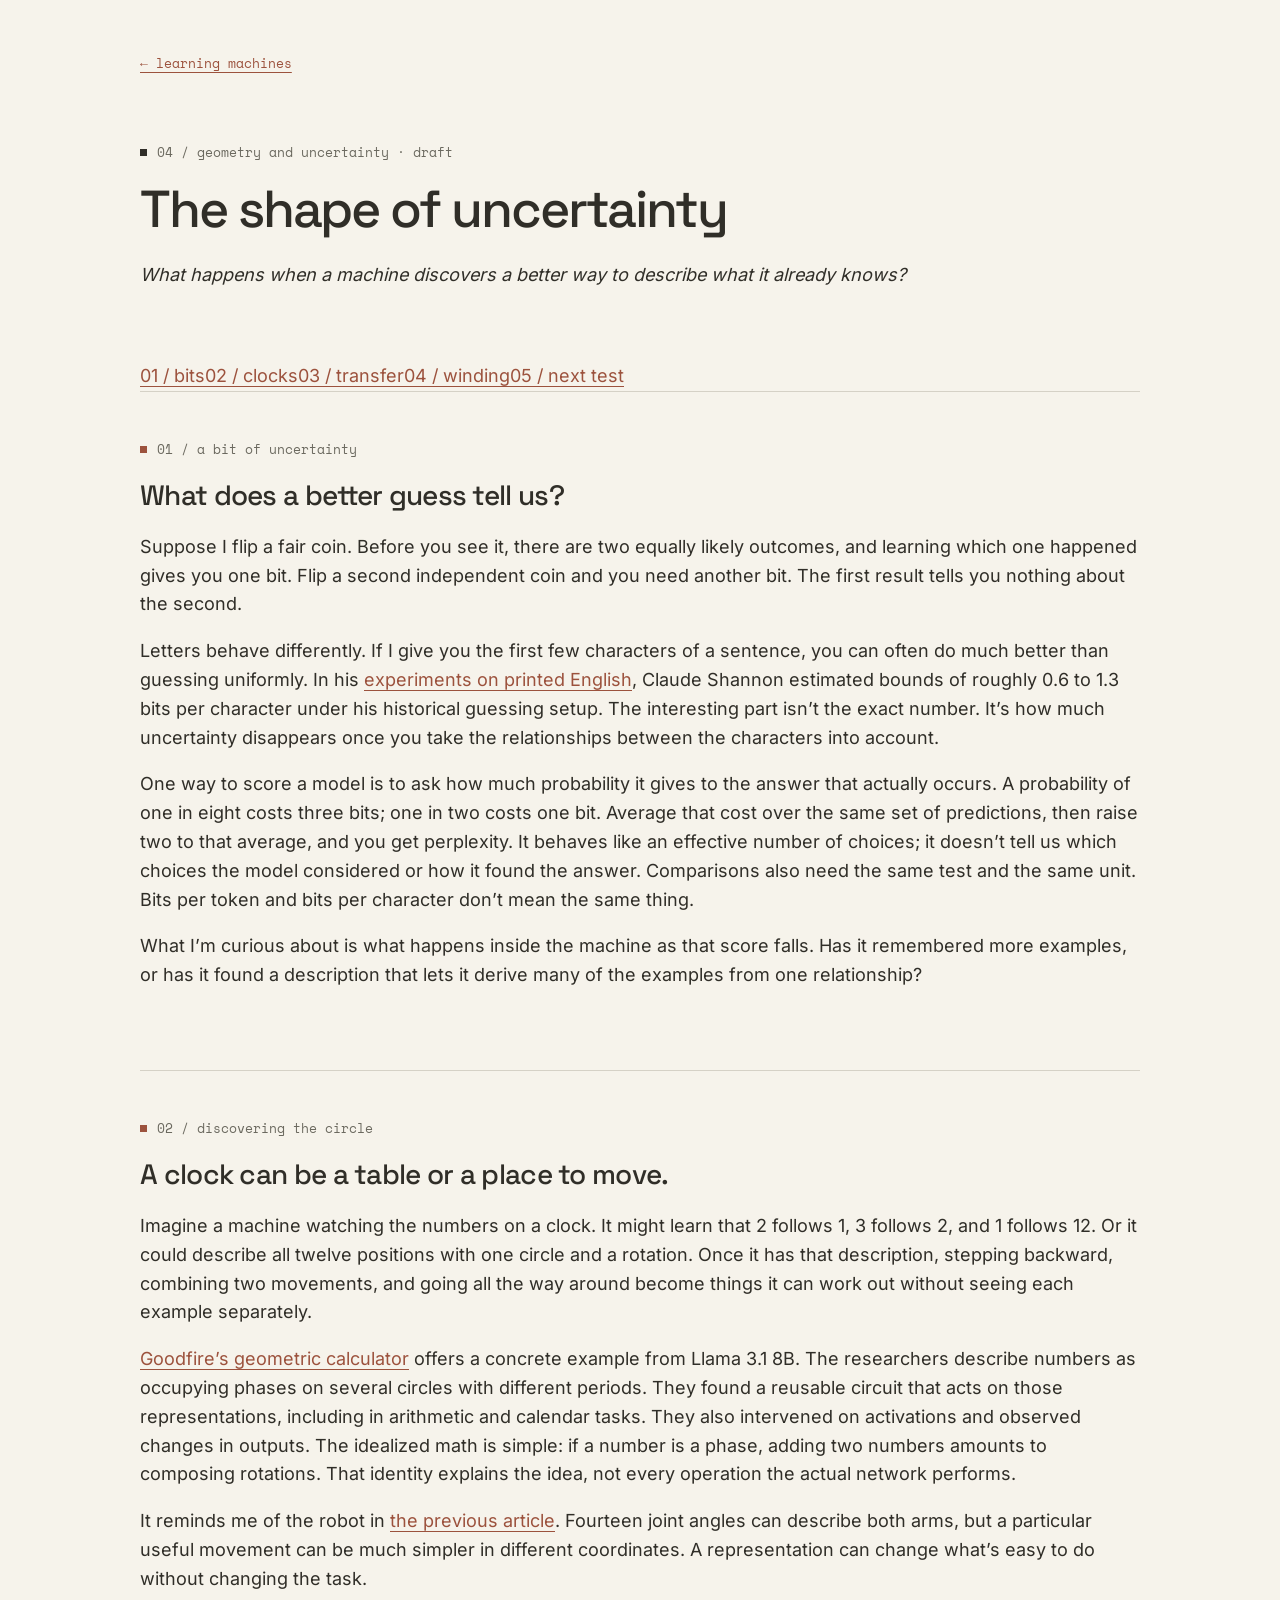
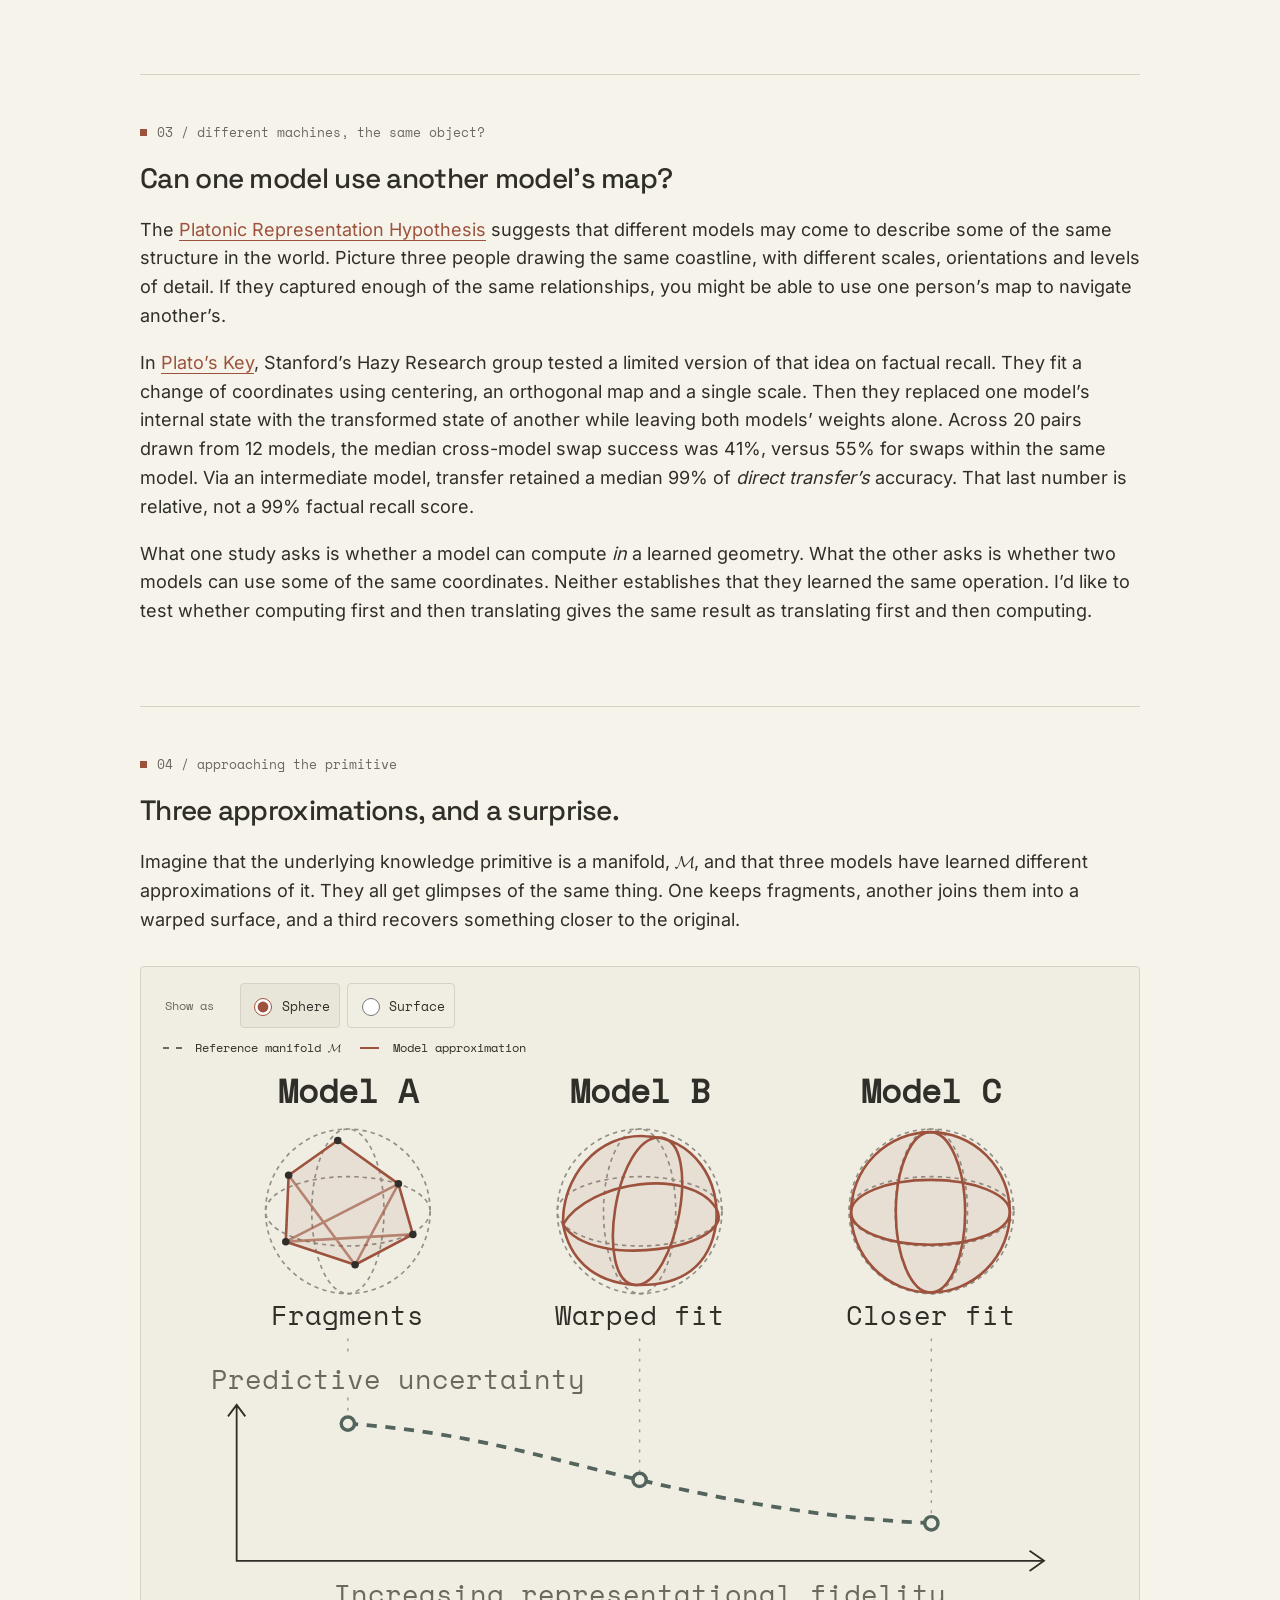
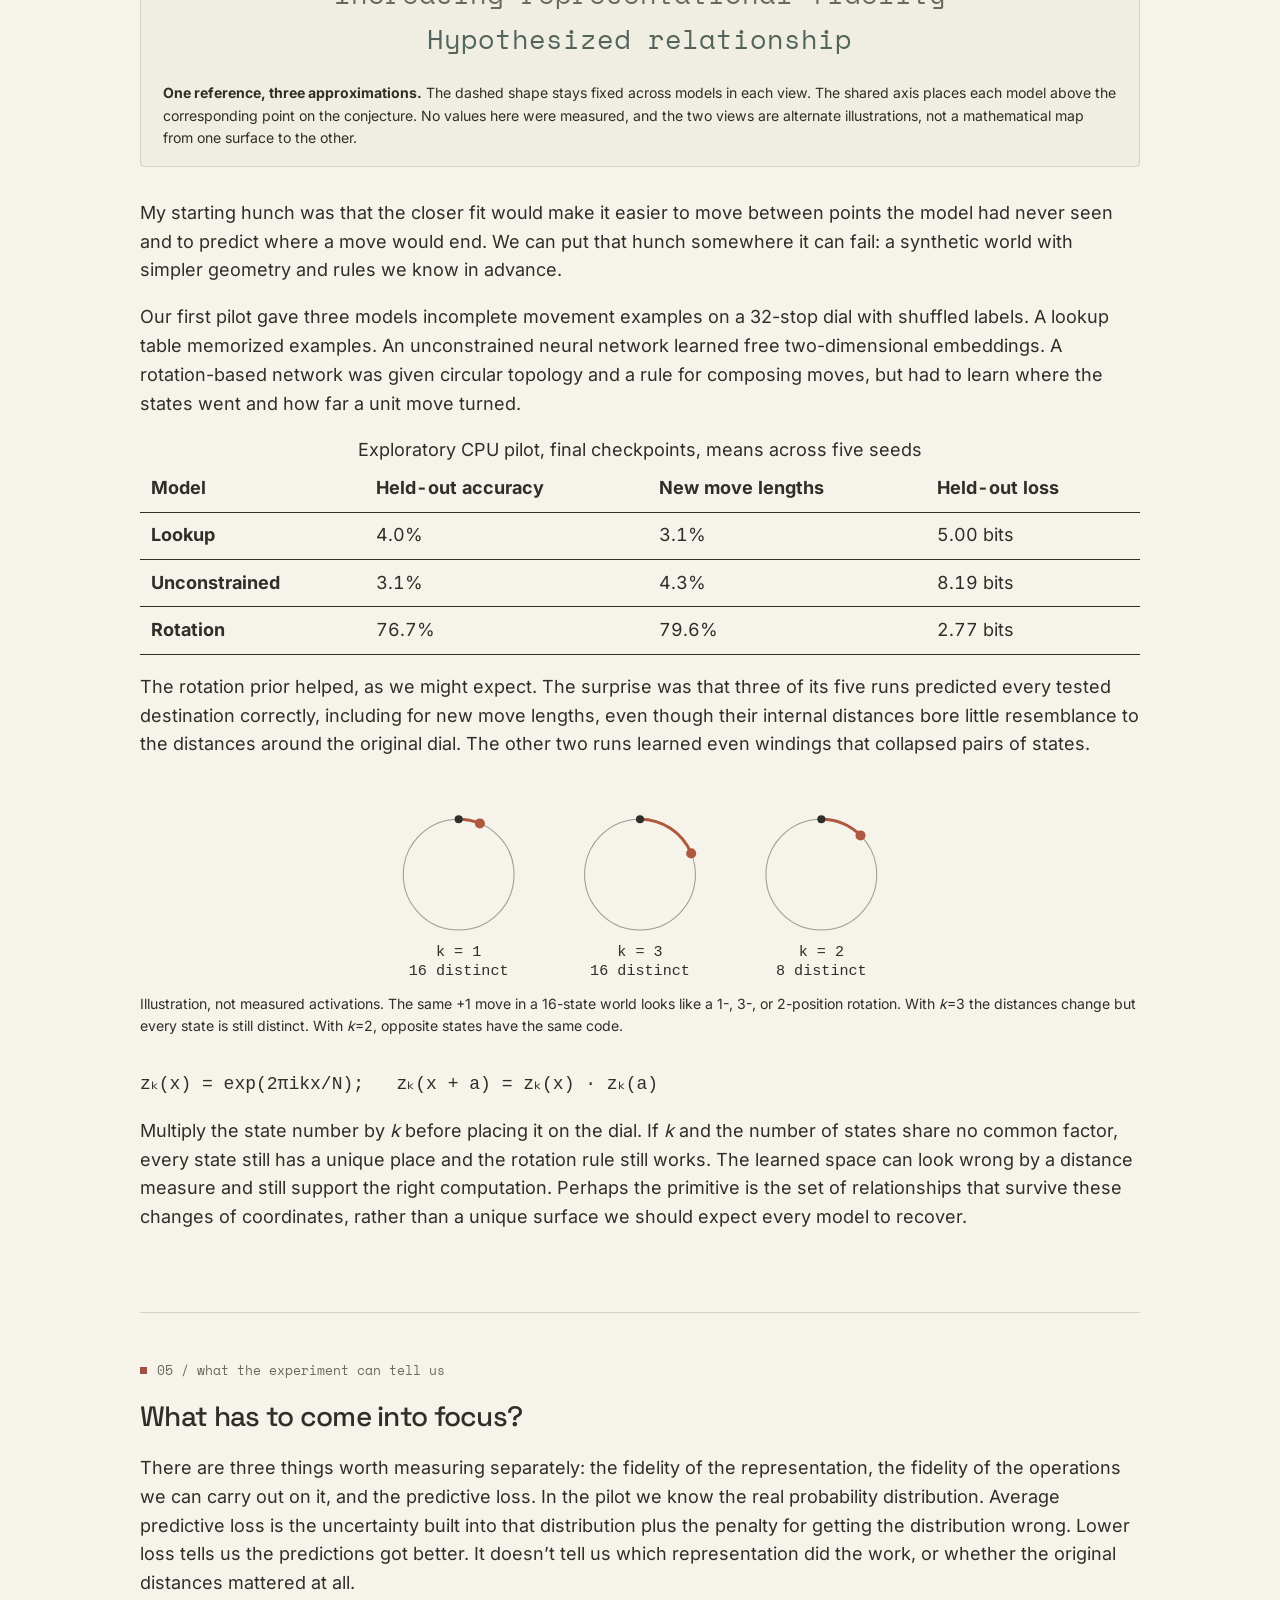
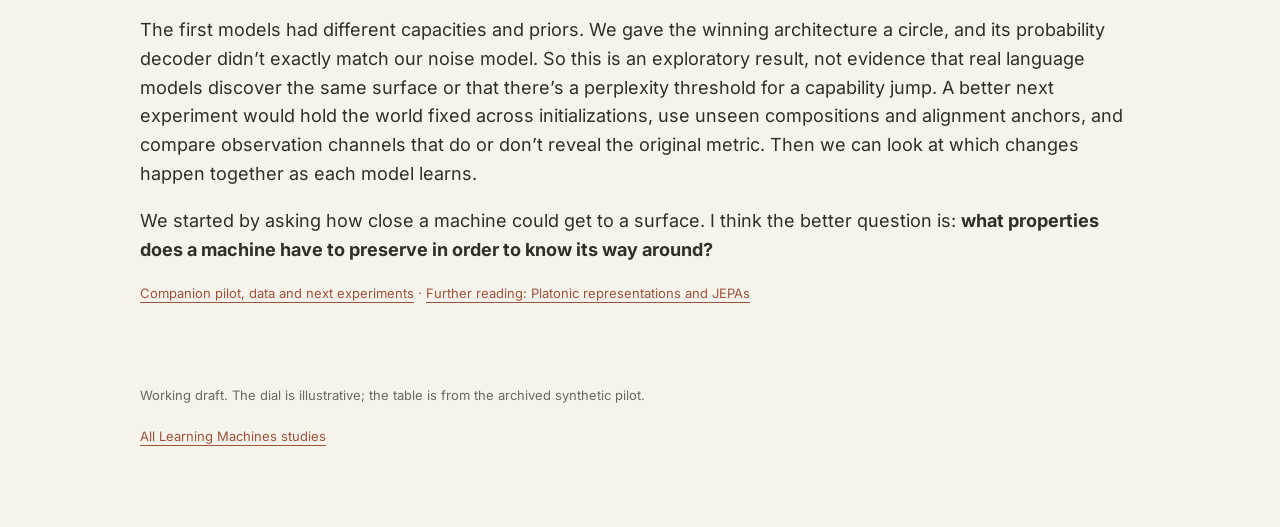
<file: learning-machines/shape-of-uncertainty/index.html>
<!doctype html>
<html lang="en">
<head>
<meta charset="utf-8">
<meta name="viewport" content="width=device-width, initial-scale=1">
<meta name="robots" content="noindex, nofollow">
<title>The shape of uncertainty · Learning Machines</title>
<link rel="icon" href="../../favicon.png">
<link rel="stylesheet" href="../../styles.css">
<link rel="stylesheet" href="../learning.css">
<style>
.shape-study figure{margin:2rem 0}.shape-study figcaption{margin-top:.65rem;font-size:.88rem}
.shape-study .dial{display:block;max-width:34rem;width:100%;height:auto;margin-inline:auto}
.shape-study .numbers{overflow-x:auto}.shape-study table{border-collapse:collapse;width:100%;font-variant-numeric:tabular-nums}
.shape-study th,.shape-study td{padding:.55rem .7rem;text-align:left;border-bottom:1px solid currentColor;white-space:nowrap}
.shape-study .equation{font-family:monospace;overflow-wrap:anywhere}
/* Both projections share the same drawing area, axes and comparison points. */
.shape-study .model-figure{padding:1rem clamp(.45rem,2.5vw,1.4rem);background:#f0ede3;border:1px solid #d5d1c6;border-radius:4px}
.shape-study .model-controls{display:flex;gap:.45rem;align-items:center;margin:0 0 .65rem;padding:0;min-width:0}
.model-controls legend{float:left;margin:0 1rem 0 0;font:12px/1.5 var(--font-mono);color:var(--muted)}
.shape-study .model-controls .choice{margin:0;min-height:36px;padding:.2rem .55rem;gap:.4rem;font:13px var(--font-mono)}
.model-controls .choice:focus-within{outline:2px solid var(--accent);outline-offset:2px}
.model-legend{display:flex;flex-wrap:wrap;gap:.25rem 1.25rem;font:12px/1.6 var(--font-mono);color:var(--ink)}
.model-key{display:inline-block;width:19px;margin-right:.38rem;vertical-align:.25em;border-top:2px solid var(--accent)}
.model-key-ref{border-color:var(--muted);border-top-style:dashed}
.model-canvas{display:block;width:100%;height:auto;margin:.4rem 0 0;color:var(--ink);--hypothesis-color:#52645b}
.model-canvas text{fill:var(--ink);font-family:var(--font-mono);font-size:19px;text-anchor:middle}
.model-canvas .model-heading{font-weight:700;font-size:23px}
.model-canvas .chart-label{font-size:19px;fill:var(--muted)}
.model-canvas .axis{fill:none;stroke:var(--ink);stroke-width:1.25}
.model-canvas .guide{stroke:#a59b8e;stroke-dasharray:2 5;stroke-width:1;fill:none}
.model-canvas .hypothesis{stroke:var(--hypothesis-color);stroke-width:2.6;stroke-dasharray:7 6;fill:none}
.model-canvas .hypothesis-label{fill:var(--hypothesis-color)}
.model-canvas .waypoint{fill:#f0ede3;stroke:var(--hypothesis-color);stroke-width:2.4}
.model-ref{fill:none;stroke:var(--muted);stroke-width:1.15;stroke-dasharray:3 2.8;opacity:.7}
.model-estimate{fill:none;stroke:var(--accent);stroke-width:1.8;stroke-linejoin:round;stroke-linecap:round}
.model-estimate .model-sample{fill:var(--ink);stroke:none}
.model-estimate .mesh-fill{fill:var(--accent);fill-opacity:.09}
.projection-surface{display:none}
.model-figure:has(#shape-surface:checked) .projection-sphere{display:none}
.model-figure:has(#shape-surface:checked) .projection-surface{display:inline}
@media(max-width:540px){.model-controls legend{float:none;margin:0 0 .35rem}.model-canvas .chart-label{font-size:22px}.model-canvas .model-heading{font-size:26px}.model-canvas .stage-label{font-size:22px}}
</style>
</head>
<body class="learning-study shape-study">
<main class="container learning-page">
<a class="back" href="../">← learning machines</a>
<header>
<p class="eyebrow">04 / geometry and uncertainty · draft</p>
<h1>The shape of uncertainty</h1>
<p><em>What happens when a machine discovers a better way to describe what it already knows?</em></p>
</header>
<nav class="study-nav" aria-label="Article sections"><a href="#bits">01 / bits</a><a href="#clock">02 / clocks</a><a href="#transfer">03 / transfer</a><a href="#primitive">04 / winding</a><a href="#next">05 / next test</a></nav>
<section id="bits">
<p class="eyebrow">01 / a bit of uncertainty</p>
<h2>What does a better guess tell us?</h2>
<p>Suppose I flip a fair coin. Before you see it, there are two equally likely outcomes, and learning which one happened gives you one bit. Flip a second independent coin and you need another bit. The first result tells you nothing about the second.</p>
<p>Letters behave differently. If I give you the first few characters of a sentence, you can often do much better than guessing uniformly. In his <a href="https://languagelog.ldc.upenn.edu/myl/Shannon1950.pdf">experiments on printed English</a>, Claude Shannon estimated bounds of roughly 0.6 to 1.3 bits per character under his historical guessing setup. The interesting part isn’t the exact number. It’s how much uncertainty disappears once you take the relationships between the characters into account.</p>
<p>One way to score a model is to ask how much probability it gives to the answer that actually occurs. A probability of one in eight costs three bits; one in two costs one bit. Average that cost over the same set of predictions, then raise two to that average, and you get perplexity. It behaves like an effective number of choices; it doesn’t tell us which choices the model considered or how it found the answer. Comparisons also need the same test and the same unit. Bits per token and bits per character don’t mean the same thing.</p>
<p>What I’m curious about is what happens inside the machine as that score falls. Has it remembered more examples, or has it found a description that lets it derive many of the examples from one relationship?</p>
</section>
<section id="clock">
<p class="eyebrow">02 / discovering the circle</p>
<h2>A clock can be a table or a place to move.</h2>
<p>Imagine a machine watching the numbers on a clock. It might learn that 2 follows 1, 3 follows 2, and 1 follows 12. Or it could describe all twelve positions with one circle and a rotation. Once it has that description, stepping backward, combining two movements, and going all the way around become things it can work out without seeing each example separately.</p>
<p><a href="https://www.goodfire.com/research/a-geometric-calculator">Goodfire’s geometric calculator</a> offers a concrete example from Llama 3.1 8B. The researchers describe numbers as occupying phases on several circles with different periods. They found a reusable circuit that acts on those representations, including in arithmetic and calendar tasks. They also intervened on activations and observed changes in outputs. The idealized math is simple: if a number is a phase, adding two numbers amounts to composing rotations. That identity explains the idea, not every operation the actual network performs.</p>
<p>It reminds me of the robot in <a href="../manifolds/">the previous article</a>. Fourteen joint angles can describe both arms, but a particular useful movement can be much simpler in different coordinates. A representation can change what’s easy to do without changing the task.</p>
</section>
<section id="transfer">
<p class="eyebrow">03 / different machines, the same object?</p>
<h2>Can one model use another model’s map?</h2>
<p>The <a href="https://arxiv.org/abs/2405.07987">Platonic Representation Hypothesis</a> suggests that different models may come to describe some of the same structure in the world. Picture three people drawing the same coastline, with different scales, orientations and levels of detail. If they captured enough of the same relationships, you might be able to use one person’s map to navigate another’s.</p>
<p>In <a href="https://hazyresearch.stanford.edu/blog/2026-11-25-platos-key">Plato’s Key</a>, Stanford’s Hazy Research group tested a limited version of that idea on factual recall. They fit a change of coordinates using centering, an orthogonal map and a single scale. Then they replaced one model’s internal state with the transformed state of another while leaving both models’ weights alone. Across 20 pairs drawn from 12 models, the median cross-model swap success was 41%, versus 55% for swaps within the same model. Via an intermediate model, transfer retained a median 99% of <em>direct transfer’s</em> accuracy. That last number is relative, not a 99% factual recall score.</p>
<p>What one study asks is whether a model can compute <em>in</em> a learned geometry. What the other asks is whether two models can use some of the same coordinates. Neither establishes that they learned the same operation. I’d like to test whether computing first and then translating gives the same result as translating first and then computing.</p>
</section>
<section id="primitive">
<p class="eyebrow">04 / approaching the primitive</p>
<h2>Three approximations, and a surprise.</h2>
<p>Imagine that the underlying knowledge primitive is a manifold, 𝓜, and that three models have learned different approximations of it. They all get glimpses of the same thing. One keeps fragments, another joins them into a warped surface, and a third recovers something closer to the original.</p>
<figure class="model-figure" id="three-approximations" aria-labelledby="approx-caption">
<fieldset class="model-controls">
<legend>Show as</legend>
<label class="choice"><input type="radio" name="shape-view" id="shape-sphere" value="sphere" checked> Sphere</label>
<label class="choice"><input type="radio" name="shape-view" id="shape-surface" value="surface"> Surface</label>
</fieldset>
<div class="model-legend"><span><i class="model-key model-key-ref" aria-hidden="true"></i> Reference manifold 𝓜</span><span><i class="model-key" aria-hidden="true"></i> Model approximation</span></div>
<svg class="model-canvas" viewBox="0 0 660 421" role="img" aria-labelledby="model-canvas-title model-canvas-desc">
<title id="model-canvas-title">One reference, three approximations</title>
<desc id="model-canvas-desc">Models A, B and C go from fragments to a warped approximation to a closer fit. Each lines up with a point on a qualitative, downward-sloping hypothesis: more faithful representations may reduce predictive uncertainty. The sphere and surface views illustrate the same comparison; neither shows measured data.</desc>
<g class="projection-sphere"><defs>
<g id="reference-sphere" class="model-ref">
<circle r="57"/><ellipse rx="57" ry="24"/><ellipse rx="25" ry="57"/>
</g>
</defs>
<g transform="translate(128 102)">
<use href="#reference-sphere"/>
<g class="model-estimate">
<path class="mesh-fill" d="M-41 -25 -7 -49 35 -19 45 16 5 37 -43 21Z"/>
<path opacity=".65" d="M-41 -25 5 37 35 -19 -43 21 45 16"/>
<circle class="model-sample" cx="-41" cy="-25" r="2.6"/><circle class="model-sample" cx="-7" cy="-49" r="2.6"/>
<circle class="model-sample" cx="35" cy="-19" r="2.6"/><circle class="model-sample" cx="45" cy="16" r="2.6"/>
<circle class="model-sample" cx="5" cy="37" r="2.6"/><circle class="model-sample" cx="-43" cy="21" r="2.6"/>
</g></g>
<g transform="translate(330 102)">
<use href="#reference-sphere"/>
<g class="model-estimate">
<path class="mesh-fill" d="M-53 9C-54-24-29-54 4-52 38-51 56-21 53 8 49 38 29 52-3 51-34 49-49 31-53 9Z"/>
<path d="M-53 9C-35-21 35-31 53-2 69 25-33 42-53 9ZM-3 51C-32 49-17-54 15-51 44-47 25 52-3 51Z"/>
</g></g>
<g transform="translate(532 102)">
<use href="#reference-sphere"/>
<g class="model-estimate">
<ellipse class="mesh-fill" cx="-.6" cy=".7" rx="55" ry="55.5"/><ellipse cx="-.6" cy=".7" rx="55" ry="22.5"/>
<ellipse cx="-.6" cy=".7" rx="24" ry="55.5"/>
</g></g></g>
<g class="projection-surface"><g transform="translate(34.4 36) scale(.78)">
<g class="model-ref">
<polyline points="101.00,54.45 106.50,54.46 112.00,54.33 117.50,54.08 123.00,53.73 128.50,53.29 134.00,52.78 139.50,52.22 145.00,51.64 150.50,51.04 156.00,50.45 161.50,49.88 167.00,49.37 172.50,48.92 178.00,48.56 183.50,48.31 189.00,48.16 194.50,48.16 200.00,48.29 205.50,48.59 211.00,49.05 216.50,49.68 222.00,50.49 227.50,51.48 233.00,52.65"/>
<polyline points="77.50,82.91 83.00,82.06 88.50,80.97 94.00,79.66 99.50,78.15 105.00,76.50 110.50,74.71 116.00,72.84 121.50,70.91 127.00,68.96 132.50,67.02 138.00,65.14 143.50,63.35 149.00,61.68 154.50,60.16 160.00,58.83 165.50,57.72 171.00,56.84 176.50,56.23 182.00,55.91 187.50,55.88 193.00,56.17 198.50,56.79 204.00,57.73 209.50,59.00"/>
<polyline points="54.00,105.10 59.50,103.93 65.00,102.49 70.50,100.78 76.00,98.86 81.50,96.75 87.00,94.50 92.50,92.14 98.00,89.71 103.50,87.27 109.00,84.84 114.50,82.47 120.00,80.20 125.50,78.08 131.00,76.14 136.50,74.42 142.00,72.94 147.50,71.75 153.00,70.87 158.50,70.31 164.00,70.11 169.50,70.27 175.00,70.81 180.50,71.74 186.00,73.05"/>
<polyline points="30.50,119.98 36.00,119.13 41.50,118.04 47.00,116.73 52.50,115.22 58.00,113.57 63.50,111.78 69.00,109.91 74.50,107.98 80.00,106.03 85.50,104.09 91.00,102.21 96.50,100.42 102.00,98.75 107.50,97.23 113.00,95.90 118.50,94.79 124.00,93.91 129.50,93.30 135.00,92.98 140.50,92.95 146.00,93.24 151.50,93.86 157.00,94.80 162.50,96.07"/>
<polyline points="7.00,128.59 12.50,128.60 18.00,128.47 23.50,128.22 29.00,127.87 34.50,127.43 40.00,126.92 45.50,126.36 51.00,125.78 56.50,125.18 62.00,124.59 67.50,124.02 73.00,123.51 78.50,123.06 84.00,122.70 89.50,122.45 95.00,122.30 100.50,122.30 106.00,122.43 111.50,122.73 117.00,123.19 122.50,123.82 128.00,124.63 133.50,125.62 139.00,126.79"/>
<polyline points="101.00,54.45 97.08,59.53 93.17,64.49 89.25,69.32 85.33,74.01 81.42,78.55 77.50,82.91 73.58,87.10 69.67,91.10 65.75,94.90 61.83,98.51 57.92,101.91 54.00,105.10 50.08,108.09 46.17,110.86 42.25,113.44 38.33,115.81 34.42,117.99 30.50,119.98 26.58,121.79 22.67,123.44 18.75,124.93 14.83,126.27 10.92,127.49 7.00,128.59"/>
<polyline points="134.00,52.78 130.08,56.55 126.17,60.28 122.25,63.97 118.33,67.60 114.42,71.19 110.50,74.71 106.58,78.18 102.67,81.58 98.75,84.91 94.83,88.18 90.92,91.37 87.00,94.50 83.08,97.55 79.17,100.53 75.25,103.45 71.33,106.29 67.42,109.07 63.50,111.78 59.58,114.44 55.67,117.03 51.75,119.57 47.83,122.06 43.92,124.51 40.00,126.92"/>
<polyline points="167.00,49.37 163.08,51.55 159.17,53.78 155.25,56.06 151.33,58.42 147.42,60.84 143.50,63.35 139.58,65.93 135.67,68.60 131.75,71.36 127.83,74.22 123.92,77.16 120.00,80.20 116.08,83.34 112.17,86.57 108.25,89.90 104.33,93.32 100.42,96.82 96.50,100.42 92.58,104.09 88.67,107.85 84.75,111.67 80.83,115.56 76.92,119.51 73.00,123.51"/>
<polyline points="200.00,48.29 196.08,49.26 192.17,50.35 188.25,51.58 184.33,52.96 180.42,54.51 176.50,56.23 172.58,58.15 168.67,60.27 164.75,62.59 160.83,65.13 156.92,67.89 153.00,70.87 149.08,74.07 145.17,77.49 141.25,81.13 137.33,84.98 133.42,89.04 129.50,93.30 125.58,97.75 121.67,102.39 117.75,107.18 113.83,112.13 109.92,117.22 106.00,122.43"/>
<polyline points="233.00,52.65 229.08,53.30 225.17,54.09 221.25,55.03 217.33,56.16 213.42,57.47 209.50,59.00 205.58,60.74 201.67,62.71 197.75,64.92 193.83,67.38 189.92,70.08 186.00,73.05 182.08,76.26 178.17,79.73 174.25,83.46 170.33,87.42 166.42,91.63 162.50,96.07 158.58,100.72 154.67,105.59 150.75,110.64 146.83,115.87 142.92,121.26 139.00,126.79"/>
</g>
<g class="model-estimate">
<polyline points="101.80,56.88 129.24,47.65 102.61,68.09 101.80,56.88"/>
<polyline points="161.53,41.72 188.97,43.88 162.34,53.33 161.53,41.72"/>
<polyline points="58.59,97.66 86.03,91.45 59.40,108.16 58.59,97.66"/>
<circle class="model-sample" cx="100.10" cy="70.46" r="2.65"/>
<circle class="model-sample" cx="119.21" cy="76.39" r="2.65"/>
<circle class="model-sample" cx="204.95" cy="53.70" r="2.65"/>
<circle class="model-sample" cx="152.32" cy="95.22" r="2.65"/>
<circle class="model-sample" cx="58.65" cy="108.71" r="2.65"/>
<circle class="model-sample" cx="97.02" cy="113.52" r="2.65"/>
<circle class="model-sample" cx="52.34" cy="123.33" r="2.65"/>
</g>
</g>
<g transform="translate(236.4 36) scale(.78)">
<g class="model-ref">
<polyline points="101.00,54.45 106.50,54.46 112.00,54.33 117.50,54.08 123.00,53.73 128.50,53.29 134.00,52.78 139.50,52.22 145.00,51.64 150.50,51.04 156.00,50.45 161.50,49.88 167.00,49.37 172.50,48.92 178.00,48.56 183.50,48.31 189.00,48.16 194.50,48.16 200.00,48.29 205.50,48.59 211.00,49.05 216.50,49.68 222.00,50.49 227.50,51.48 233.00,52.65"/>
<polyline points="77.50,82.91 83.00,82.06 88.50,80.97 94.00,79.66 99.50,78.15 105.00,76.50 110.50,74.71 116.00,72.84 121.50,70.91 127.00,68.96 132.50,67.02 138.00,65.14 143.50,63.35 149.00,61.68 154.50,60.16 160.00,58.83 165.50,57.72 171.00,56.84 176.50,56.23 182.00,55.91 187.50,55.88 193.00,56.17 198.50,56.79 204.00,57.73 209.50,59.00"/>
<polyline points="54.00,105.10 59.50,103.93 65.00,102.49 70.50,100.78 76.00,98.86 81.50,96.75 87.00,94.50 92.50,92.14 98.00,89.71 103.50,87.27 109.00,84.84 114.50,82.47 120.00,80.20 125.50,78.08 131.00,76.14 136.50,74.42 142.00,72.94 147.50,71.75 153.00,70.87 158.50,70.31 164.00,70.11 169.50,70.27 175.00,70.81 180.50,71.74 186.00,73.05"/>
<polyline points="30.50,119.98 36.00,119.13 41.50,118.04 47.00,116.73 52.50,115.22 58.00,113.57 63.50,111.78 69.00,109.91 74.50,107.98 80.00,106.03 85.50,104.09 91.00,102.21 96.50,100.42 102.00,98.75 107.50,97.23 113.00,95.90 118.50,94.79 124.00,93.91 129.50,93.30 135.00,92.98 140.50,92.95 146.00,93.24 151.50,93.86 157.00,94.80 162.50,96.07"/>
<polyline points="7.00,128.59 12.50,128.60 18.00,128.47 23.50,128.22 29.00,127.87 34.50,127.43 40.00,126.92 45.50,126.36 51.00,125.78 56.50,125.18 62.00,124.59 67.50,124.02 73.00,123.51 78.50,123.06 84.00,122.70 89.50,122.45 95.00,122.30 100.50,122.30 106.00,122.43 111.50,122.73 117.00,123.19 122.50,123.82 128.00,124.63 133.50,125.62 139.00,126.79"/>
<polyline points="101.00,54.45 97.08,59.53 93.17,64.49 89.25,69.32 85.33,74.01 81.42,78.55 77.50,82.91 73.58,87.10 69.67,91.10 65.75,94.90 61.83,98.51 57.92,101.91 54.00,105.10 50.08,108.09 46.17,110.86 42.25,113.44 38.33,115.81 34.42,117.99 30.50,119.98 26.58,121.79 22.67,123.44 18.75,124.93 14.83,126.27 10.92,127.49 7.00,128.59"/>
<polyline points="134.00,52.78 130.08,56.55 126.17,60.28 122.25,63.97 118.33,67.60 114.42,71.19 110.50,74.71 106.58,78.18 102.67,81.58 98.75,84.91 94.83,88.18 90.92,91.37 87.00,94.50 83.08,97.55 79.17,100.53 75.25,103.45 71.33,106.29 67.42,109.07 63.50,111.78 59.58,114.44 55.67,117.03 51.75,119.57 47.83,122.06 43.92,124.51 40.00,126.92"/>
<polyline points="167.00,49.37 163.08,51.55 159.17,53.78 155.25,56.06 151.33,58.42 147.42,60.84 143.50,63.35 139.58,65.93 135.67,68.60 131.75,71.36 127.83,74.22 123.92,77.16 120.00,80.20 116.08,83.34 112.17,86.57 108.25,89.90 104.33,93.32 100.42,96.82 96.50,100.42 92.58,104.09 88.67,107.85 84.75,111.67 80.83,115.56 76.92,119.51 73.00,123.51"/>
<polyline points="200.00,48.29 196.08,49.26 192.17,50.35 188.25,51.58 184.33,52.96 180.42,54.51 176.50,56.23 172.58,58.15 168.67,60.27 164.75,62.59 160.83,65.13 156.92,67.89 153.00,70.87 149.08,74.07 145.17,77.49 141.25,81.13 137.33,84.98 133.42,89.04 129.50,93.30 125.58,97.75 121.67,102.39 117.75,107.18 113.83,112.13 109.92,117.22 106.00,122.43"/>
<polyline points="233.00,52.65 229.08,53.30 225.17,54.09 221.25,55.03 217.33,56.16 213.42,57.47 209.50,59.00 205.58,60.74 201.67,62.71 197.75,64.92 193.83,67.38 189.92,70.08 186.00,73.05 182.08,76.26 178.17,79.73 174.25,83.46 170.33,87.42 166.42,91.63 162.50,96.07 158.58,100.72 154.67,105.59 150.75,110.64 146.83,115.87 142.92,121.26 139.00,126.79"/>
</g>
<g class="model-estimate">
<polyline points="101.00,42.87 134.00,36.19 167.00,26.47 200.00,26.80 233.00,41.75"/>
<polyline points="77.50,66.50 110.50,59.70 143.50,44.52 176.50,36.64 209.50,46.34"/>
<polyline points="54.00,84.15 87.00,80.72 120.00,65.19 153.00,52.69 186.00,57.06"/>
<polyline points="30.50,95.37 63.50,98.39 96.50,87.92 129.50,75.33 162.50,75.22"/>
<polyline points="7.00,101.34 40.00,112.62 73.00,111.53 106.00,103.23 139.00,100.23"/>
<polyline points="101.00,42.87 77.50,66.50 54.00,84.15 30.50,95.37 7.00,101.34"/>
<polyline points="134.00,36.19 110.50,59.70 87.00,80.72 63.50,98.39 40.00,112.62"/>
<polyline points="167.00,26.47 143.50,44.52 120.00,65.19 96.50,87.92 73.00,111.53"/>
<polyline points="200.00,26.80 176.50,36.64 153.00,52.69 129.50,75.33 106.00,103.23"/>
<polyline points="233.00,41.75 209.50,46.34 186.00,57.06 162.50,75.22 139.00,100.23"/>
</g>
</g>
<g transform="translate(438.4 36) scale(.78)">
<g class="model-ref">
<polyline points="101.00,54.45 106.50,54.46 112.00,54.33 117.50,54.08 123.00,53.73 128.50,53.29 134.00,52.78 139.50,52.22 145.00,51.64 150.50,51.04 156.00,50.45 161.50,49.88 167.00,49.37 172.50,48.92 178.00,48.56 183.50,48.31 189.00,48.16 194.50,48.16 200.00,48.29 205.50,48.59 211.00,49.05 216.50,49.68 222.00,50.49 227.50,51.48 233.00,52.65"/>
<polyline points="77.50,82.91 83.00,82.06 88.50,80.97 94.00,79.66 99.50,78.15 105.00,76.50 110.50,74.71 116.00,72.84 121.50,70.91 127.00,68.96 132.50,67.02 138.00,65.14 143.50,63.35 149.00,61.68 154.50,60.16 160.00,58.83 165.50,57.72 171.00,56.84 176.50,56.23 182.00,55.91 187.50,55.88 193.00,56.17 198.50,56.79 204.00,57.73 209.50,59.00"/>
<polyline points="54.00,105.10 59.50,103.93 65.00,102.49 70.50,100.78 76.00,98.86 81.50,96.75 87.00,94.50 92.50,92.14 98.00,89.71 103.50,87.27 109.00,84.84 114.50,82.47 120.00,80.20 125.50,78.08 131.00,76.14 136.50,74.42 142.00,72.94 147.50,71.75 153.00,70.87 158.50,70.31 164.00,70.11 169.50,70.27 175.00,70.81 180.50,71.74 186.00,73.05"/>
<polyline points="30.50,119.98 36.00,119.13 41.50,118.04 47.00,116.73 52.50,115.22 58.00,113.57 63.50,111.78 69.00,109.91 74.50,107.98 80.00,106.03 85.50,104.09 91.00,102.21 96.50,100.42 102.00,98.75 107.50,97.23 113.00,95.90 118.50,94.79 124.00,93.91 129.50,93.30 135.00,92.98 140.50,92.95 146.00,93.24 151.50,93.86 157.00,94.80 162.50,96.07"/>
<polyline points="7.00,128.59 12.50,128.60 18.00,128.47 23.50,128.22 29.00,127.87 34.50,127.43 40.00,126.92 45.50,126.36 51.00,125.78 56.50,125.18 62.00,124.59 67.50,124.02 73.00,123.51 78.50,123.06 84.00,122.70 89.50,122.45 95.00,122.30 100.50,122.30 106.00,122.43 111.50,122.73 117.00,123.19 122.50,123.82 128.00,124.63 133.50,125.62 139.00,126.79"/>
<polyline points="101.00,54.45 97.08,59.53 93.17,64.49 89.25,69.32 85.33,74.01 81.42,78.55 77.50,82.91 73.58,87.10 69.67,91.10 65.75,94.90 61.83,98.51 57.92,101.91 54.00,105.10 50.08,108.09 46.17,110.86 42.25,113.44 38.33,115.81 34.42,117.99 30.50,119.98 26.58,121.79 22.67,123.44 18.75,124.93 14.83,126.27 10.92,127.49 7.00,128.59"/>
<polyline points="134.00,52.78 130.08,56.55 126.17,60.28 122.25,63.97 118.33,67.60 114.42,71.19 110.50,74.71 106.58,78.18 102.67,81.58 98.75,84.91 94.83,88.18 90.92,91.37 87.00,94.50 83.08,97.55 79.17,100.53 75.25,103.45 71.33,106.29 67.42,109.07 63.50,111.78 59.58,114.44 55.67,117.03 51.75,119.57 47.83,122.06 43.92,124.51 40.00,126.92"/>
<polyline points="167.00,49.37 163.08,51.55 159.17,53.78 155.25,56.06 151.33,58.42 147.42,60.84 143.50,63.35 139.58,65.93 135.67,68.60 131.75,71.36 127.83,74.22 123.92,77.16 120.00,80.20 116.08,83.34 112.17,86.57 108.25,89.90 104.33,93.32 100.42,96.82 96.50,100.42 92.58,104.09 88.67,107.85 84.75,111.67 80.83,115.56 76.92,119.51 73.00,123.51"/>
<polyline points="200.00,48.29 196.08,49.26 192.17,50.35 188.25,51.58 184.33,52.96 180.42,54.51 176.50,56.23 172.58,58.15 168.67,60.27 164.75,62.59 160.83,65.13 156.92,67.89 153.00,70.87 149.08,74.07 145.17,77.49 141.25,81.13 137.33,84.98 133.42,89.04 129.50,93.30 125.58,97.75 121.67,102.39 117.75,107.18 113.83,112.13 109.92,117.22 106.00,122.43"/>
<polyline points="233.00,52.65 229.08,53.30 225.17,54.09 221.25,55.03 217.33,56.16 213.42,57.47 209.50,59.00 205.58,60.74 201.67,62.71 197.75,64.92 193.83,67.38 189.92,70.08 186.00,73.05 182.08,76.26 178.17,79.73 174.25,83.46 170.33,87.42 166.42,91.63 162.50,96.07 158.58,100.72 154.67,105.59 150.75,110.64 146.83,115.87 142.92,121.26 139.00,126.79"/>
</g>
<g class="model-estimate">
<polyline points="101.00,50.84 107.00,50.14 113.00,49.27 119.00,48.27 125.00,47.18 131.00,46.05 137.00,44.92 143.00,43.84 149.00,42.84 155.00,41.97 161.00,41.25 167.00,40.71 173.00,40.38 179.00,40.28 185.00,40.42 191.00,40.81 197.00,41.44 203.00,42.32 209.00,43.43 215.00,44.77 221.00,46.32 227.00,48.05 233.00,49.95"/>
<polyline points="82.20,76.14 88.20,74.90 94.20,73.30 100.20,71.38 106.20,69.22 112.20,66.86 118.20,64.37 124.20,61.81 130.20,59.26 136.20,56.77 142.20,54.41 148.20,52.24 154.20,50.32 160.20,48.69 166.20,47.40 172.20,46.49 178.20,45.98 184.20,45.89 190.20,46.24 196.20,47.03 202.20,48.25 208.20,49.90 214.20,51.95"/>
<polyline points="63.40,96.23 69.40,94.99 75.40,93.31 81.40,91.21 87.40,88.75 93.40,85.99 99.40,82.99 105.40,79.82 111.40,76.56 117.40,73.29 123.40,70.07 129.40,66.99 135.40,64.11 141.40,61.52 147.40,59.27 153.40,57.42 159.40,56.02 165.40,55.11 171.40,54.73 177.40,54.90 183.40,55.63 189.40,56.93 195.40,58.78"/>
<polyline points="44.60,109.97 50.60,109.18 56.60,107.97 62.60,106.34 68.60,104.35 74.60,102.02 80.60,99.43 86.60,96.61 92.60,93.63 98.60,90.56 104.60,87.47 110.60,84.43 116.60,81.51 122.60,78.79 128.60,76.33 134.60,74.20 140.60,72.45 146.60,71.15 152.60,70.33 158.60,70.03 164.60,70.29 170.60,71.12 176.60,72.52"/>
<polyline points="25.80,117.84 31.80,117.74 37.80,117.34 43.80,116.64 49.80,115.67 55.80,114.43 61.80,112.96 67.80,111.29 73.80,109.46 79.80,107.50 85.80,105.47 91.80,103.41 97.80,101.38 103.80,99.42 109.80,97.60 115.80,95.96 121.80,94.57 127.80,93.46 133.80,92.69 139.80,92.29 145.80,92.30 151.80,92.75 157.80,93.65"/>
<polyline points="7.00,121.75 13.00,122.38 19.00,122.90 25.00,123.31 31.00,123.61 37.00,123.78 43.00,123.84 49.00,123.79 55.00,123.63 61.00,123.38 67.00,123.04 73.00,122.63 79.00,122.17 85.00,121.69 91.00,121.21 97.00,120.76 103.00,120.36 109.00,120.05 115.00,119.86 121.00,119.81 127.00,119.95 133.00,120.29 139.00,120.86"/>
<polyline points="101.00,50.84 96.73,56.94 92.45,62.85 88.18,68.56 83.91,74.03 79.64,79.23 75.36,84.14 71.09,88.75 66.82,93.03 62.55,96.99 58.27,100.61 54.00,103.90 49.73,106.85 45.45,109.48 41.18,111.79 36.91,113.82 32.64,115.56 28.36,117.06 24.09,118.32 19.82,119.40 15.55,120.30 11.27,121.07 7.00,121.75"/>
<polyline points="127.40,46.73 123.13,51.73 118.85,56.69 114.58,61.58 110.31,66.40 106.04,71.11 101.76,75.69 97.49,80.12 93.22,84.39 88.95,88.48 84.67,92.38 80.40,96.07 76.13,99.56 71.85,102.83 67.58,105.88 63.31,108.73 59.04,111.37 54.76,113.82 50.49,116.09 46.22,118.19 41.95,120.14 37.67,121.97 33.40,123.69"/>
<polyline points="153.80,42.13 149.53,45.40 145.25,48.77 140.98,52.24 136.71,55.81 132.44,59.46 128.16,63.19 123.89,66.98 119.62,70.83 115.35,74.72 111.07,78.63 106.80,82.56 102.53,86.49 98.25,90.40 93.98,94.28 89.71,98.13 85.44,101.93 81.16,105.68 76.89,109.37 72.62,112.99 68.35,116.54 64.07,120.02 59.80,123.43"/>
<polyline points="180.20,40.29 175.93,41.79 171.65,43.48 167.38,45.37 163.11,47.49 158.84,49.85 154.56,52.44 150.29,55.29 146.02,58.38 141.75,61.73 137.47,65.31 133.20,69.13 128.93,73.16 124.65,77.40 120.38,81.83 116.11,86.44 111.84,91.19 107.56,96.06 103.29,101.05 99.02,106.12 94.75,111.25 90.47,116.41 86.20,121.60"/>
<polyline points="206.60,42.96 202.33,43.29 198.05,43.81 193.78,44.56 189.51,45.56 185.24,46.86 180.96,48.47 176.69,50.42 172.42,52.72 168.15,55.38 163.87,58.41 159.60,61.82 155.33,65.59 151.05,69.73 146.78,74.21 142.51,79.03 138.24,84.16 133.96,89.58 129.69,95.25 125.42,101.16 121.15,107.26 116.87,113.53 112.60,119.92"/>
<polyline points="233.00,49.95 228.73,50.13 224.45,50.44 220.18,50.92 215.91,51.61 211.64,52.54 207.36,53.74 203.09,55.24 198.82,57.06 194.55,59.24 190.27,61.78 186.00,64.71 181.73,68.02 177.45,71.73 173.18,75.82 168.91,80.30 164.64,85.16 160.36,90.36 156.09,95.91 151.82,101.76 147.55,107.89 143.27,114.27 139.00,120.86"/>
</g>
</g></g>
<g>
<text class="model-heading" x="128" y="27">Model A</text><text class="model-heading" x="330" y="27">Model B</text><text class="model-heading" x="532" y="27">Model C</text>
<text class="stage-label" x="128" y="181">Fragments</text><text class="stage-label" x="330" y="181">Warped fit</text><text class="stage-label" x="532" y="181">Closer fit</text>
<path class="guide" d="M128 190V202M128 231V249M330 190V288M532 190V318"/>
<text class="chart-label" x="163" y="225">Predictive uncertainty</text>
<path class="axis" d="M51 236V344H610M600 337l10 7-10 7M45 244l6-8 6 8"/>
<path class="hypothesis" d="M128 249C211 255 257 271 330 288S466 315 532 318"/>
<circle class="waypoint" cx="128" cy="249" r="4.6"/><circle class="waypoint" cx="330" cy="288" r="4.6"/><circle class="waypoint" cx="532" cy="318" r="4.6"/>
<text class="chart-label" x="330" y="374">Increasing representational fidelity</text>
<text class="chart-label hypothesis-label" x="330" y="405">Hypothesized relationship</text>
</g>
</svg>
<figcaption id="approx-caption"><strong>One reference, three approximations.</strong> The dashed shape stays fixed across models in each view. The shared axis places each model above the corresponding point on the conjecture. No values here were measured, and the two views are alternate illustrations, not a mathematical map from one surface to the other.</figcaption>
</figure>
<p>My starting hunch was that the closer fit would make it easier to move between points the model had never seen and to predict where a move would end. We can put that hunch somewhere it can fail: a synthetic world with simpler geometry and rules we know in advance.</p>
<p>Our first pilot gave three models incomplete movement examples on a 32-stop dial with shuffled labels. A lookup table memorized examples. An unconstrained neural network learned free two-dimensional embeddings. A rotation-based network was given circular topology and a rule for composing moves, but had to learn where the states went and how far a unit move turned.</p>
<div class="numbers"><table>
<caption>Exploratory CPU pilot, final checkpoints, means across five seeds</caption>
<thead><tr><th scope="col">Model</th><th scope="col">Held-out accuracy</th><th scope="col">New move lengths</th><th scope="col">Held-out loss</th></tr></thead>
<tbody><tr><th scope="row">Lookup</th><td>4.0%</td><td>3.1%</td><td>5.00 bits</td></tr><tr><th scope="row">Unconstrained</th><td>3.1%</td><td>4.3%</td><td>8.19 bits</td></tr><tr><th scope="row">Rotation</th><td>76.7%</td><td>79.6%</td><td>2.77 bits</td></tr></tbody>
</table></div>
<p>The rotation prior helped, as we might expect. The surprise was that three of its five runs predicted every tested destination correctly, including for new move lengths, even though their internal distances bore little resemblance to the distances around the original dial. The other two runs learned even windings that collapsed pairs of states.</p>
<figure>
<svg class="dial" viewBox="0 0 540 190" role="img" aria-labelledby="dial-title dial-desc">
<title id="dial-title">One move, three ways to draw it</title>
<desc id="dial-desc">On a sixteen-state dial, a source state at the top moves one step when k is one, three steps when k is three, or two steps when k is two. The third representation merges opposite states.</desc>
<g fill="none" stroke="currentColor" opacity=".45"><circle cx="90" cy="83" r="55"/><circle cx="270" cy="83" r="55"/><circle cx="450" cy="83" r="55"/></g>
<g fill="none" stroke="#ae593f" stroke-width="3"><path d="M90 28 A55 55 0 0 1 111.05 32.19"/><path d="M270 28 A55 55 0 0 1 320.81 61.95"/><path d="M450 28 A55 55 0 0 1 488.89 44.11"/></g>
<g fill="currentColor"><circle cx="90" cy="28" r="4"/><circle cx="270" cy="28" r="4"/><circle cx="450" cy="28" r="4"/></g>
<g fill="#ae593f"><circle cx="111.05" cy="32.19" r="5"/><circle cx="320.81" cy="61.95" r="5"/><circle cx="488.89" cy="44.11" r="5"/></g>
<g fill="currentColor" text-anchor="middle" font-family="monospace" font-size="15"><text x="90" y="164">k = 1</text><text x="270" y="164">k = 3</text><text x="450" y="164">k = 2</text><text x="90" y="183">16 distinct</text><text x="270" y="183">16 distinct</text><text x="450" y="183">8 distinct</text></g>
</svg>
<figcaption>Illustration, not measured activations. The same +1 move in a 16-state world looks like a 1-, 3-, or 2-position rotation. With <i>k</i>=3 the distances change but every state is still distinct. With <i>k</i>=2, opposite states have the same code.</figcaption>
</figure>
<p class="equation">zₖ(x) = exp(2πikx/N); &nbsp; zₖ(x + a) = zₖ(x) · zₖ(a)</p>
<p>Multiply the state number by <i>k</i> before placing it on the dial. If <i>k</i> and the number of states share no common factor, every state still has a unique place and the rotation rule still works. The learned space can look wrong by a distance measure and still support the right computation. Perhaps the primitive is the set of relationships that survive these changes of coordinates, rather than a unique surface we should expect every model to recover.</p>
</section>
<section id="next">
<p class="eyebrow">05 / what the experiment can tell us</p>
<h2>What has to come into focus?</h2>
<p>There are three things worth measuring separately: the fidelity of the representation, the fidelity of the operations we can carry out on it, and the predictive loss. In the pilot we know the real probability distribution. Average predictive loss is the uncertainty built into that distribution plus the penalty for getting the distribution wrong. Lower loss tells us the predictions got better. It doesn’t tell us which representation did the work, or whether the original distances mattered at all.</p>
<p>The first models had different capacities and priors. We gave the winning architecture a circle, and its probability decoder didn’t exactly match our noise model. So this is an exploratory result, not evidence that real language models discover the same surface or that there’s a perplexity threshold for a capability jump. A better next experiment would hold the world fixed across initializations, use unseen compositions and alignment anchors, and compare observation channels that do or don’t reveal the original metric. Then we can look at which changes happen together as each model learns.</p>
<p>We started by asking how close a machine could get to a surface. I think the better question is: <strong>what properties does a machine have to preserve in order to know its way around?</strong></p>
<p class="small"><a href="https://github.com/rsteth/learning-machines/tree/draft/shape-of-uncertainty/experiments/approaching-the-primitive">Companion pilot, data and next experiments</a> · <a href="https://arxiv.org/abs/2610.39302">Further reading: Platonic representations and JEPAs</a></p>
</section>
<footer><p class="small">Working draft. The dial is illustrative; the table is from the archived synthetic pilot.</p><a href="../">All Learning Machines studies</a></footer>
</main>
</body>
</html>
</file>
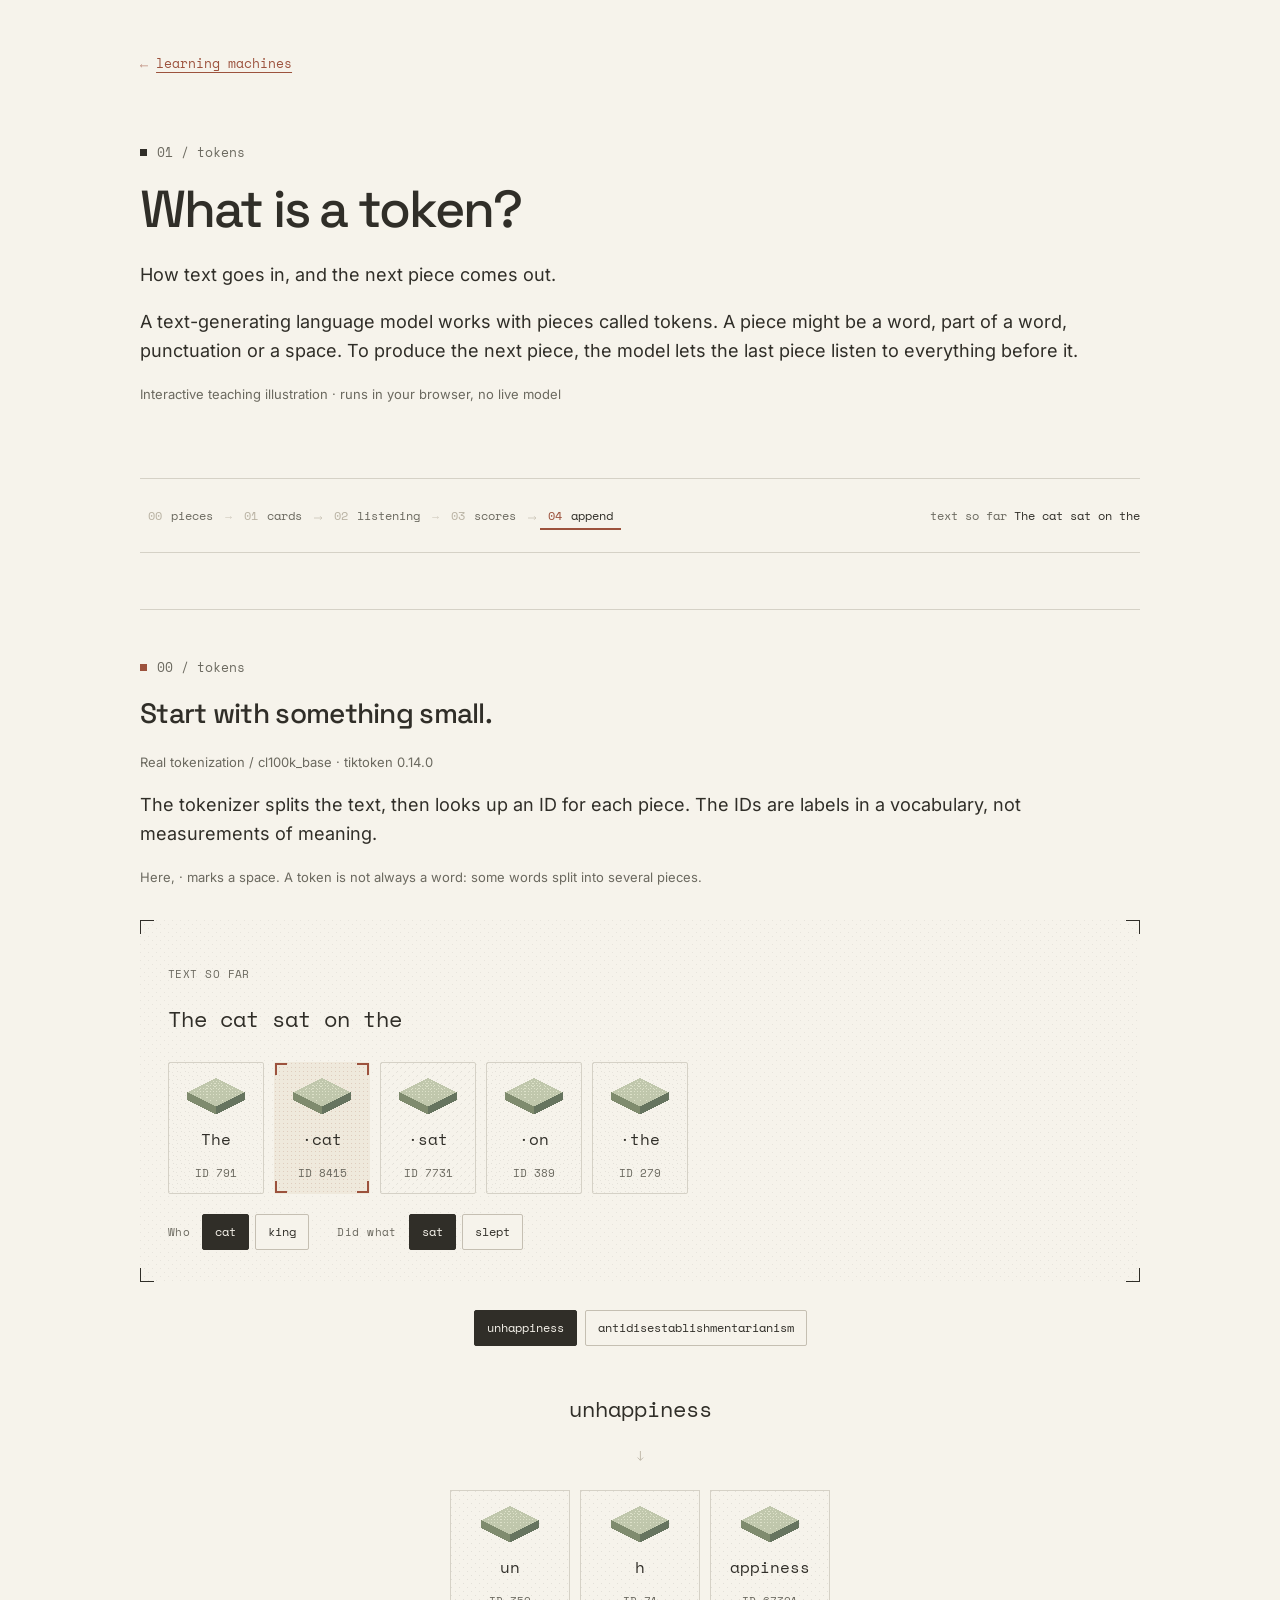
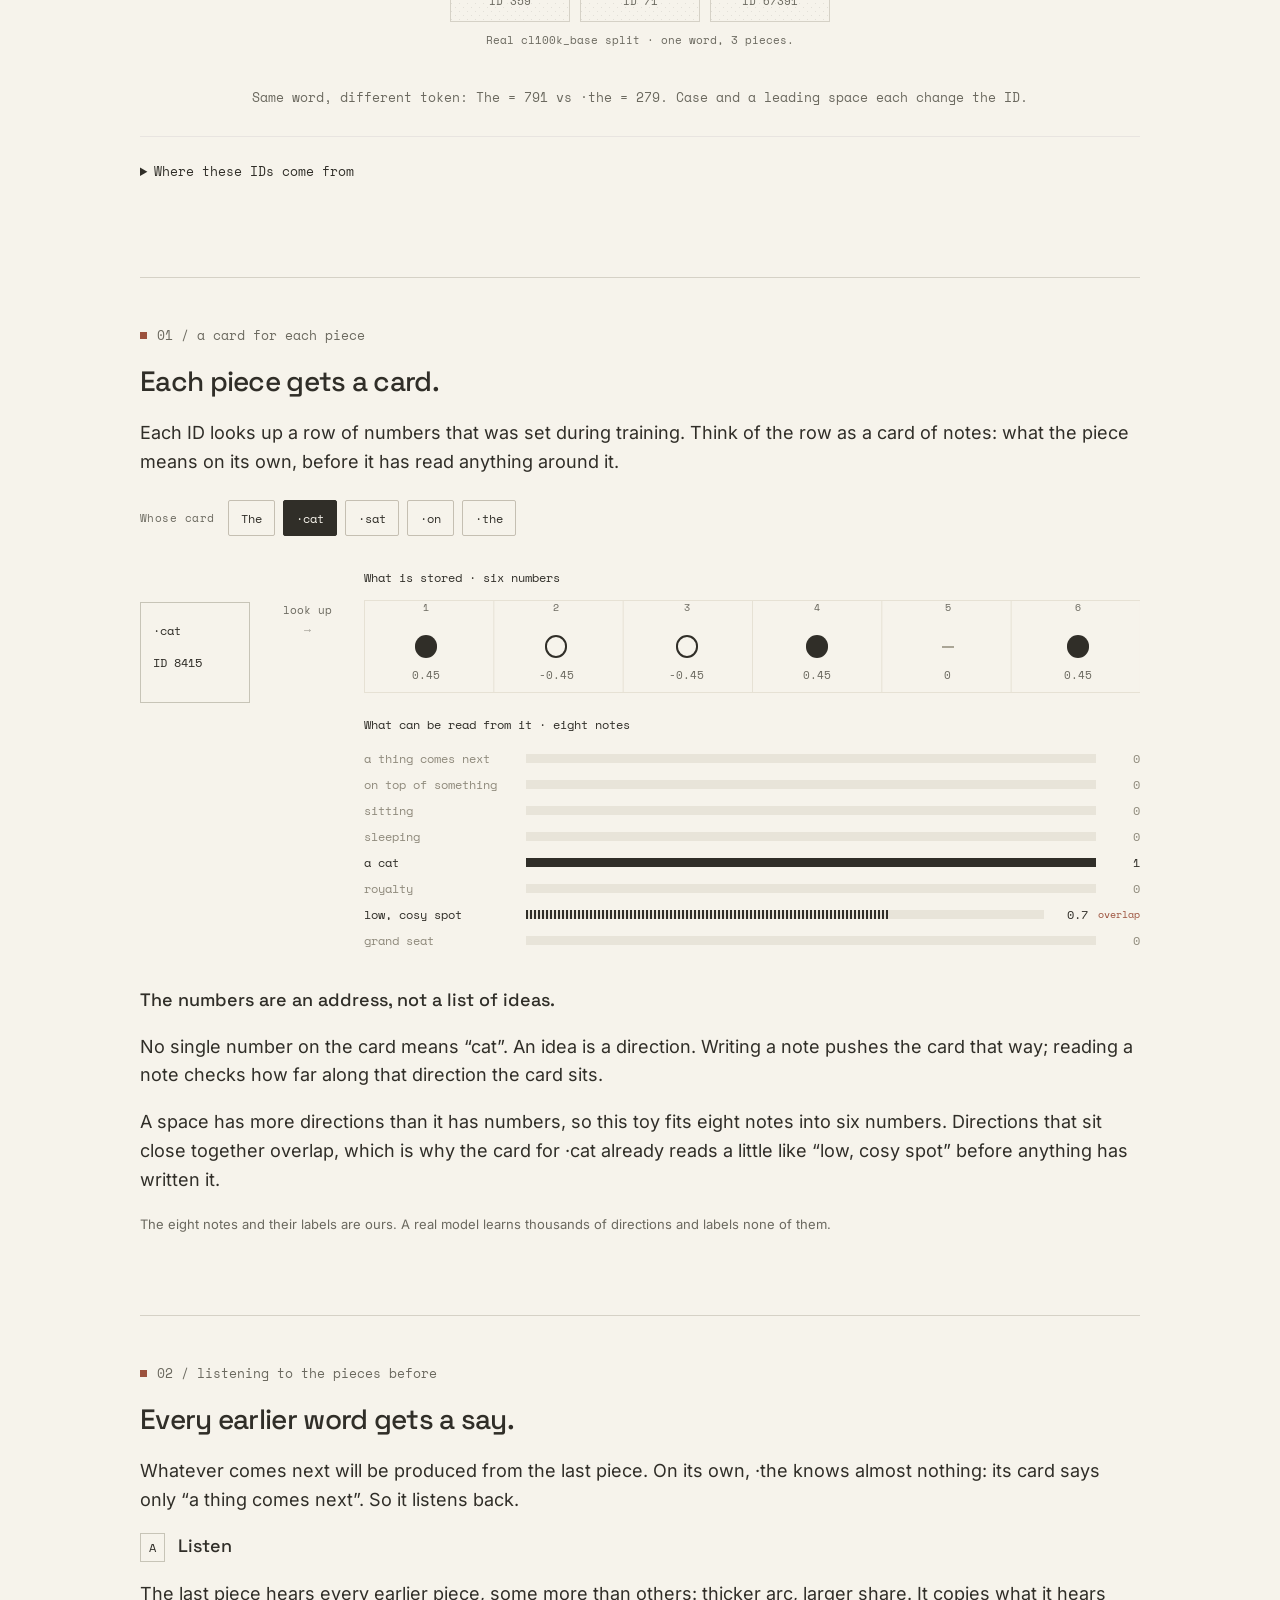
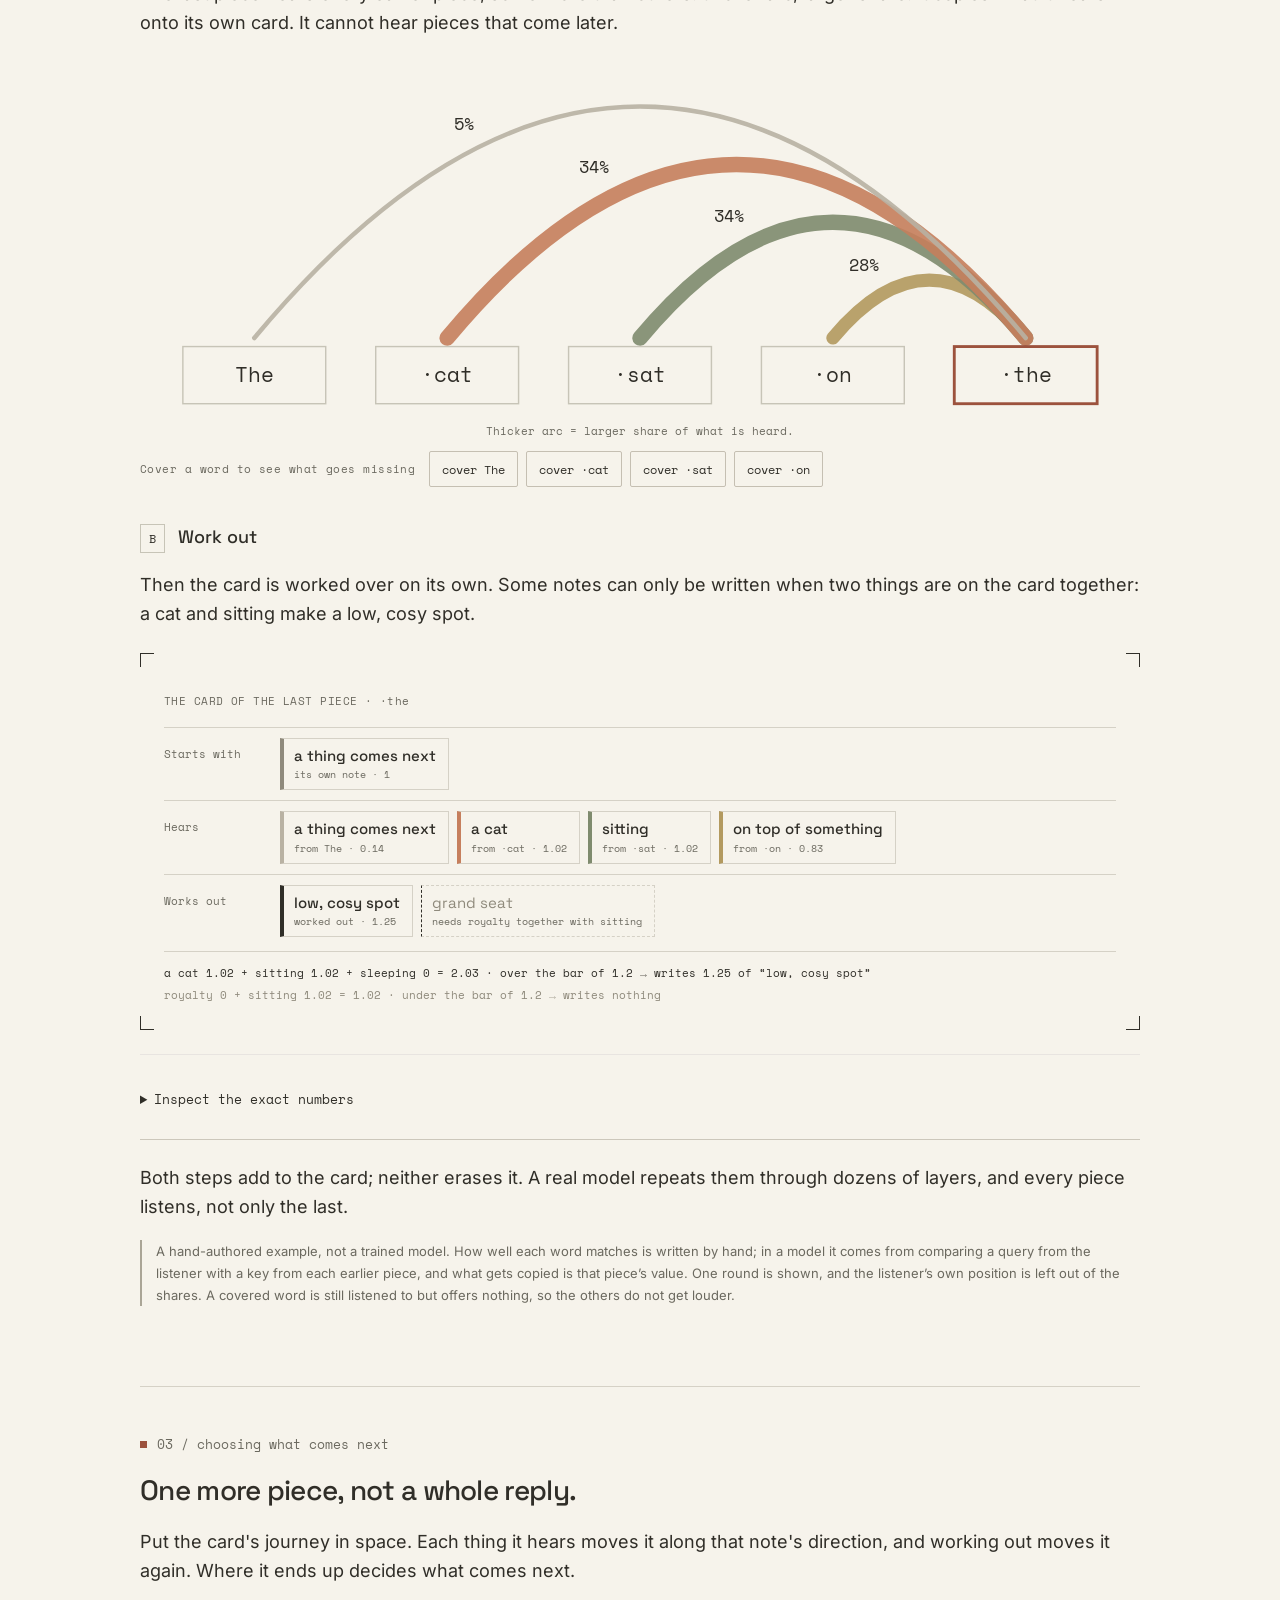
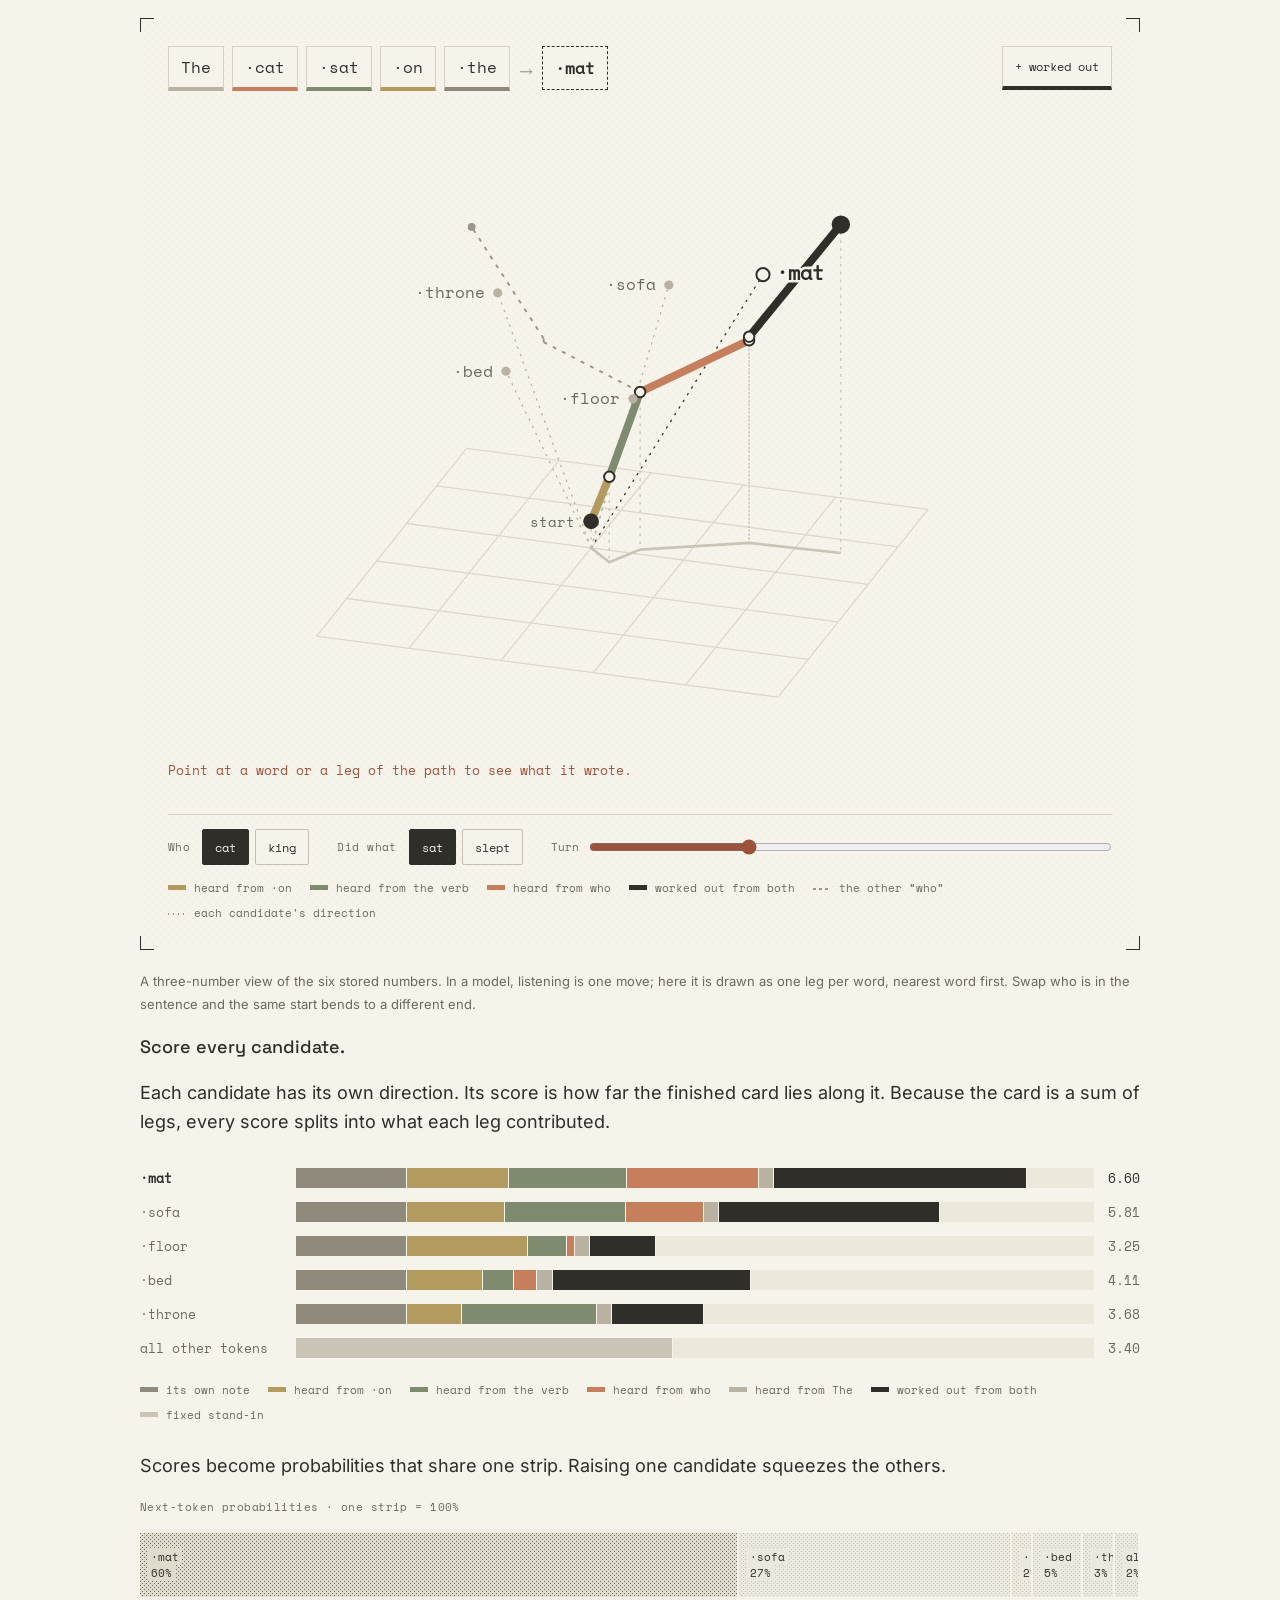
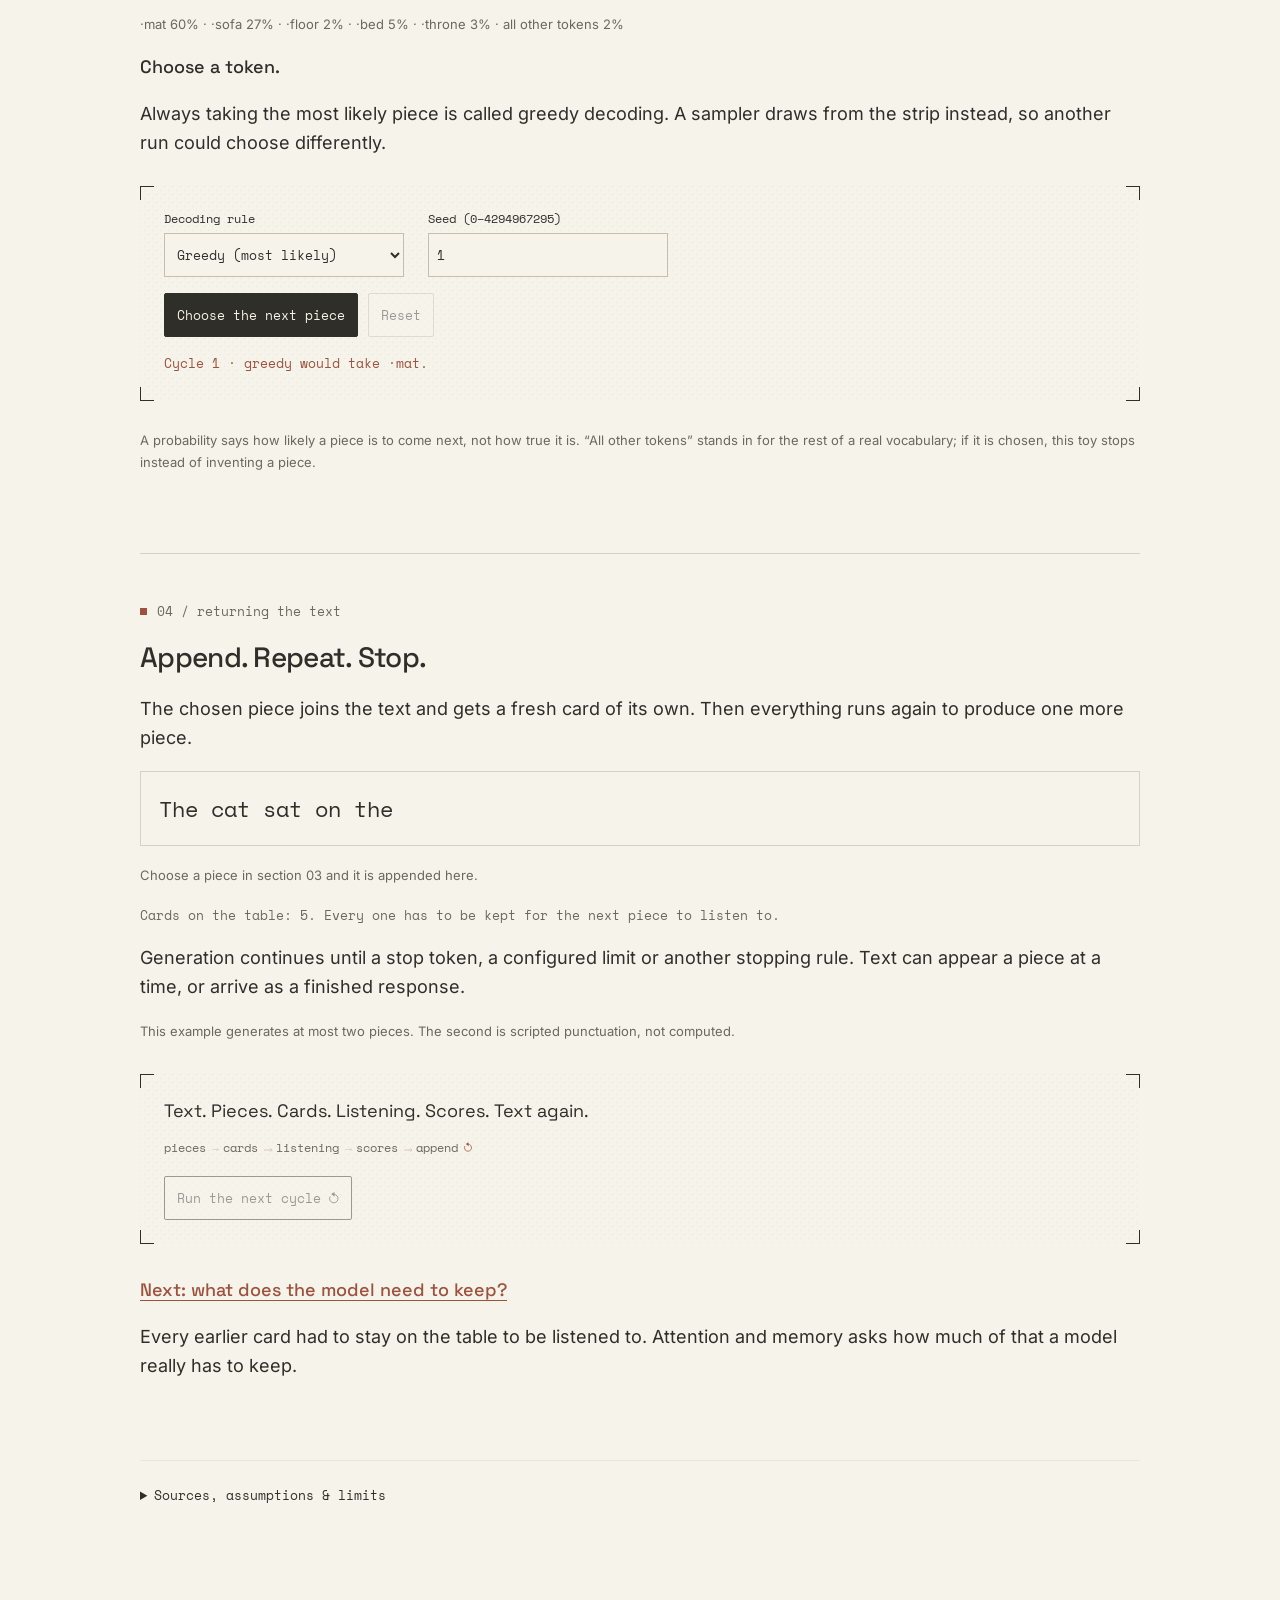
<file: learning-machines/tokens/index.html>
<!doctype html>
<html lang="en">
<head>
  <meta charset="utf-8">
  <meta name="viewport" content="width=device-width,initial-scale=1">
  <title>What is a token? — Learning Machines · Robin Stethem</title>
  <meta name="description" content="Follow text into pieces, a card of notes for each piece, and out again as one more piece. A small browser-only teaching experiment.">
  <link rel="canonical" href="https://stethem.com/learning-machines/tokens/">
  <link rel="icon" href="../../favicon.png">
  <link rel="stylesheet" href="../../styles.css?v=20261105-arrows">
  <link rel="stylesheet" href="../learning.css?v=20261111-cards">
  <link rel="stylesheet" href="tokens.css?v=20261111-cards">
  <link rel="stylesheet" href="explanation.css?v=20261111-cards">
  <link rel="stylesheet" href="notes.css?v=20261111-cards">
</head>
<body class="learning-study token-study">
<main class="container learning-page">
  <a class="back" href="../"><svg class="arrow arrow-w arrow-before" viewBox="0 0 24 11" aria-hidden="true" focusable="false"><path d="M24 5.5H1.2M6 1 1.2 5.5 6 10"/></svg>learning machines</a>
  <header>
    <p class="eyebrow">01 / tokens</p>
    <h1>What is a token?</h1>
    <p>How text goes in, and the next piece comes out.</p>
    <p>A text-generating language model works with pieces called tokens. A piece might be a word, part of a word, punctuation or a space. To produce the next piece, the model lets the last piece listen to everything before it.</p>
    <p class="small">Interactive teaching illustration · runs in your browser, no live model</p>
  </header>
  <nav class="pipeline" aria-label="Steps on this page">
    <ol>
      <li><a href="#stage-tokens"><span>00</span> pieces</a></li>
      <li><a href="#stage-embedding"><span>01</span> cards</a></li>
      <li><a href="#stage-layers"><span>02</span> listening</a></li>
      <li><a href="#stage-distribution"><span>03</span> scores</a></li>
      <li><a href="#stage-append"><span>04</span> append</a></li>
    </ol>
    <p class="pipeline-text" aria-hidden="true"><span>text so far</span> <b id="pipeline-text">The cat sat on the</b></p>
  </nav>
  <noscript>
    <p>The complete explanation and one worked example below remain readable without JavaScript. Enable it to change the sentence, cover words and choose the next piece.</p>
  </noscript>

  <section id="stage-tokens" aria-labelledby="tokens-heading">
    <p class="eyebrow">00 / tokens</p>
    <h2 id="tokens-heading">Start with something small.</h2>
    <p class="small">Real tokenization / cl100k_base · tiktoken 0.14.0</p>
    <p>The tokenizer splits the text, then looks up an ID for each piece. The IDs are labels in a vocabulary, not measurements of meaning.</p>
    <p class="small">Here, · marks a space. A token is not always a word: some words split into several pieces.</p>
    <div class="visual-panel piece-panel" id="r-pieces"><!--R:pieces--><p class="panel-label">TEXT SO FAR</p><p class="text-box">The cat sat on the</p><ol class="token-list piece-row"><li class="piece"><button type="button" class="flow-piece" data-act="piece" data-idx="0" data-fid="piece-0" aria-pressed="false" disabled><svg class="flow-slab" viewBox="0 0 80 58" aria-hidden="true" shape-rendering="crispEdges"><polygon points="4,22 40,40 40,50 4,32" fill="#7f8b6e"/><polygon points="40,40 76,22 76,32 40,50" fill="#66745f"/><polygon points="4,22 40,4 76,22 40,40" fill="#c0c7ac"/><rect x="12" y="20" width="1.4" height="1.4" fill="#dde1c9"/><rect x="12" y="24" width="1.4" height="1.4" fill="#dde1c9"/><rect x="16" y="20" width="1.4" height="1.4" fill="#dde1c9"/><rect x="16" y="24" width="1.4" height="1.4" fill="#dde1c9"/><rect x="18" y="18" width="1.4" height="1.4" fill="#dde1c9"/><rect x="20" y="16" width="1.4" height="1.4" fill="#dde1c9"/><rect x="20" y="20" width="1.4" height="1.4" fill="#dde1c9"/><rect x="20" y="24" width="1.4" height="1.4" fill="#dde1c9"/><rect x="20" y="28" width="1.4" height="1.4" fill="#dde1c9"/><rect x="24" y="16" width="1.4" height="1.4" fill="#dde1c9"/><rect x="24" y="20" width="1.4" height="1.4" fill="#dde1c9"/><rect x="24" y="24" width="1.4" height="1.4" fill="#dde1c9"/><rect x="26" y="18" width="1.4" height="1.4" fill="#dde1c9"/><rect x="28" y="12" width="1.4" height="1.4" fill="#dde1c9"/><rect x="28" y="16" width="1.4" height="1.4" fill="#dde1c9"/><rect x="28" y="20" width="1.4" height="1.4" fill="#dde1c9"/><rect x="28" y="24" width="1.4" height="1.4" fill="#dde1c9"/><rect x="28" y="28" width="1.4" height="1.4" fill="#dde1c9"/><rect x="30" y="14" width="1.4" height="1.4" fill="#dde1c9"/><rect x="32" y="12" width="1.4" height="1.4" fill="#dde1c9"/><rect x="32" y="16" width="1.4" height="1.4" fill="#dde1c9"/><rect x="32" y="20" width="1.4" height="1.4" fill="#dde1c9"/><rect x="32" y="24" width="1.4" height="1.4" fill="#dde1c9"/><rect x="32" y="32" width="1.4" height="1.4" fill="#dde1c9"/><rect x="34" y="10" width="1.4" height="1.4" fill="#dde1c9"/><rect x="34" y="18" width="1.4" height="1.4" fill="#dde1c9"/><rect x="36" y="8" width="1.4" height="1.4" fill="#dde1c9"/><rect x="36" y="12" width="1.4" height="1.4" fill="#dde1c9"/><rect x="36" y="16" width="1.4" height="1.4" fill="#dde1c9"/><rect x="36" y="20" width="1.4" height="1.4" fill="#dde1c9"/><rect x="36" y="24" width="1.4" height="1.4" fill="#dde1c9"/><rect x="36" y="28" width="1.4" height="1.4" fill="#dde1c9"/><rect x="38" y="10" width="1.4" height="1.4" fill="#dde1c9"/><rect x="38" y="14" width="1.4" height="1.4" fill="#dde1c9"/><rect x="40" y="8" width="1.4" height="1.4" fill="#dde1c9"/><rect x="40" y="12" width="1.4" height="1.4" fill="#dde1c9"/><rect x="40" y="16" width="1.4" height="1.4" fill="#dde1c9"/><rect x="40" y="20" width="1.4" height="1.4" fill="#dde1c9"/><rect x="40" y="24" width="1.4" height="1.4" fill="#dde1c9"/><rect x="40" y="32" width="1.4" height="1.4" fill="#dde1c9"/><rect x="42" y="10" width="1.4" height="1.4" fill="#dde1c9"/><rect x="42" y="18" width="1.4" height="1.4" fill="#dde1c9"/><rect x="44" y="8" width="1.4" height="1.4" fill="#dde1c9"/><rect x="44" y="12" width="1.4" height="1.4" fill="#dde1c9"/><rect x="44" y="16" width="1.4" height="1.4" fill="#dde1c9"/><rect x="44" y="20" width="1.4" height="1.4" fill="#dde1c9"/><rect x="44" y="24" width="1.4" height="1.4" fill="#dde1c9"/><rect x="44" y="28" width="1.4" height="1.4" fill="#dde1c9"/><rect x="46" y="10" width="1.4" height="1.4" fill="#dde1c9"/><rect x="46" y="14" width="1.4" height="1.4" fill="#dde1c9"/><rect x="48" y="12" width="1.4" height="1.4" fill="#dde1c9"/><rect x="48" y="16" width="1.4" height="1.4" fill="#dde1c9"/><rect x="48" y="20" width="1.4" height="1.4" fill="#dde1c9"/><rect x="48" y="24" width="1.4" height="1.4" fill="#dde1c9"/><rect x="48" y="32" width="1.4" height="1.4" fill="#dde1c9"/><rect x="50" y="18" width="1.4" height="1.4" fill="#dde1c9"/><rect x="52" y="12" width="1.4" height="1.4" fill="#dde1c9"/><rect x="52" y="16" width="1.4" height="1.4" fill="#dde1c9"/><rect x="52" y="20" width="1.4" height="1.4" fill="#dde1c9"/><rect x="52" y="24" width="1.4" height="1.4" fill="#dde1c9"/><rect x="52" y="28" width="1.4" height="1.4" fill="#dde1c9"/><rect x="54" y="14" width="1.4" height="1.4" fill="#dde1c9"/><rect x="56" y="16" width="1.4" height="1.4" fill="#dde1c9"/><rect x="56" y="20" width="1.4" height="1.4" fill="#dde1c9"/><rect x="56" y="24" width="1.4" height="1.4" fill="#dde1c9"/><rect x="58" y="18" width="1.4" height="1.4" fill="#dde1c9"/><rect x="60" y="16" width="1.4" height="1.4" fill="#dde1c9"/><rect x="60" y="20" width="1.4" height="1.4" fill="#dde1c9"/><rect x="60" y="24" width="1.4" height="1.4" fill="#dde1c9"/><rect x="60" y="28" width="1.4" height="1.4" fill="#dde1c9"/><rect x="64" y="20" width="1.4" height="1.4" fill="#dde1c9"/><rect x="64" y="24" width="1.4" height="1.4" fill="#dde1c9"/><rect x="68" y="20" width="1.4" height="1.4" fill="#dde1c9"/><rect x="68" y="24" width="1.4" height="1.4" fill="#dde1c9"/></svg><strong>The</strong><small>ID 791</small></button></li><li class="piece"><button type="button" class="flow-piece selected" data-act="piece" data-idx="1" data-fid="piece-1" aria-pressed="true" disabled><svg class="flow-slab" viewBox="0 0 80 58" aria-hidden="true" shape-rendering="crispEdges"><polygon points="4,22 40,40 40,50 4,32" fill="#7f8b6e"/><polygon points="40,40 76,22 76,32 40,50" fill="#66745f"/><polygon points="4,22 40,4 76,22 40,40" fill="#c0c7ac"/><rect x="12" y="20" width="1.4" height="1.4" fill="#dde1c9"/><rect x="12" y="24" width="1.4" height="1.4" fill="#dde1c9"/><rect x="16" y="20" width="1.4" height="1.4" fill="#dde1c9"/><rect x="16" y="24" width="1.4" height="1.4" fill="#dde1c9"/><rect x="18" y="18" width="1.4" height="1.4" fill="#dde1c9"/><rect x="20" y="16" width="1.4" height="1.4" fill="#dde1c9"/><rect x="20" y="20" width="1.4" height="1.4" fill="#dde1c9"/><rect x="20" y="24" width="1.4" height="1.4" fill="#dde1c9"/><rect x="20" y="28" width="1.4" height="1.4" fill="#dde1c9"/><rect x="24" y="16" width="1.4" height="1.4" fill="#dde1c9"/><rect x="24" y="20" width="1.4" height="1.4" fill="#dde1c9"/><rect x="24" y="24" width="1.4" height="1.4" fill="#dde1c9"/><rect x="26" y="18" width="1.4" height="1.4" fill="#dde1c9"/><rect x="28" y="12" width="1.4" height="1.4" fill="#dde1c9"/><rect x="28" y="16" width="1.4" height="1.4" fill="#dde1c9"/><rect x="28" y="20" width="1.4" height="1.4" fill="#dde1c9"/><rect x="28" y="24" width="1.4" height="1.4" fill="#dde1c9"/><rect x="28" y="28" width="1.4" height="1.4" fill="#dde1c9"/><rect x="30" y="14" width="1.4" height="1.4" fill="#dde1c9"/><rect x="32" y="12" width="1.4" height="1.4" fill="#dde1c9"/><rect x="32" y="16" width="1.4" height="1.4" fill="#dde1c9"/><rect x="32" y="20" width="1.4" height="1.4" fill="#dde1c9"/><rect x="32" y="24" width="1.4" height="1.4" fill="#dde1c9"/><rect x="32" y="32" width="1.4" height="1.4" fill="#dde1c9"/><rect x="34" y="10" width="1.4" height="1.4" fill="#dde1c9"/><rect x="34" y="18" width="1.4" height="1.4" fill="#dde1c9"/><rect x="36" y="8" width="1.4" height="1.4" fill="#dde1c9"/><rect x="36" y="12" width="1.4" height="1.4" fill="#dde1c9"/><rect x="36" y="16" width="1.4" height="1.4" fill="#dde1c9"/><rect x="36" y="20" width="1.4" height="1.4" fill="#dde1c9"/><rect x="36" y="24" width="1.4" height="1.4" fill="#dde1c9"/><rect x="36" y="28" width="1.4" height="1.4" fill="#dde1c9"/><rect x="38" y="10" width="1.4" height="1.4" fill="#dde1c9"/><rect x="38" y="14" width="1.4" height="1.4" fill="#dde1c9"/><rect x="40" y="8" width="1.4" height="1.4" fill="#dde1c9"/><rect x="40" y="12" width="1.4" height="1.4" fill="#dde1c9"/><rect x="40" y="16" width="1.4" height="1.4" fill="#dde1c9"/><rect x="40" y="20" width="1.4" height="1.4" fill="#dde1c9"/><rect x="40" y="24" width="1.4" height="1.4" fill="#dde1c9"/><rect x="40" y="32" width="1.4" height="1.4" fill="#dde1c9"/><rect x="42" y="10" width="1.4" height="1.4" fill="#dde1c9"/><rect x="42" y="18" width="1.4" height="1.4" fill="#dde1c9"/><rect x="44" y="8" width="1.4" height="1.4" fill="#dde1c9"/><rect x="44" y="12" width="1.4" height="1.4" fill="#dde1c9"/><rect x="44" y="16" width="1.4" height="1.4" fill="#dde1c9"/><rect x="44" y="20" width="1.4" height="1.4" fill="#dde1c9"/><rect x="44" y="24" width="1.4" height="1.4" fill="#dde1c9"/><rect x="44" y="28" width="1.4" height="1.4" fill="#dde1c9"/><rect x="46" y="10" width="1.4" height="1.4" fill="#dde1c9"/><rect x="46" y="14" width="1.4" height="1.4" fill="#dde1c9"/><rect x="48" y="12" width="1.4" height="1.4" fill="#dde1c9"/><rect x="48" y="16" width="1.4" height="1.4" fill="#dde1c9"/><rect x="48" y="20" width="1.4" height="1.4" fill="#dde1c9"/><rect x="48" y="24" width="1.4" height="1.4" fill="#dde1c9"/><rect x="48" y="32" width="1.4" height="1.4" fill="#dde1c9"/><rect x="50" y="18" width="1.4" height="1.4" fill="#dde1c9"/><rect x="52" y="12" width="1.4" height="1.4" fill="#dde1c9"/><rect x="52" y="16" width="1.4" height="1.4" fill="#dde1c9"/><rect x="52" y="20" width="1.4" height="1.4" fill="#dde1c9"/><rect x="52" y="24" width="1.4" height="1.4" fill="#dde1c9"/><rect x="52" y="28" width="1.4" height="1.4" fill="#dde1c9"/><rect x="54" y="14" width="1.4" height="1.4" fill="#dde1c9"/><rect x="56" y="16" width="1.4" height="1.4" fill="#dde1c9"/><rect x="56" y="20" width="1.4" height="1.4" fill="#dde1c9"/><rect x="56" y="24" width="1.4" height="1.4" fill="#dde1c9"/><rect x="58" y="18" width="1.4" height="1.4" fill="#dde1c9"/><rect x="60" y="16" width="1.4" height="1.4" fill="#dde1c9"/><rect x="60" y="20" width="1.4" height="1.4" fill="#dde1c9"/><rect x="60" y="24" width="1.4" height="1.4" fill="#dde1c9"/><rect x="60" y="28" width="1.4" height="1.4" fill="#dde1c9"/><rect x="64" y="20" width="1.4" height="1.4" fill="#dde1c9"/><rect x="64" y="24" width="1.4" height="1.4" fill="#dde1c9"/><rect x="68" y="20" width="1.4" height="1.4" fill="#dde1c9"/><rect x="68" y="24" width="1.4" height="1.4" fill="#dde1c9"/></svg><strong>·cat</strong><small>ID 8415</small></button></li><li class="piece"><button type="button" class="flow-piece" data-act="piece" data-idx="2" data-fid="piece-2" aria-pressed="false" disabled><svg class="flow-slab" viewBox="0 0 80 58" aria-hidden="true" shape-rendering="crispEdges"><polygon points="4,22 40,40 40,50 4,32" fill="#7f8b6e"/><polygon points="40,40 76,22 76,32 40,50" fill="#66745f"/><polygon points="4,22 40,4 76,22 40,40" fill="#c0c7ac"/><rect x="12" y="20" width="1.4" height="1.4" fill="#dde1c9"/><rect x="12" y="24" width="1.4" height="1.4" fill="#dde1c9"/><rect x="16" y="20" width="1.4" height="1.4" fill="#dde1c9"/><rect x="16" y="24" width="1.4" height="1.4" fill="#dde1c9"/><rect x="18" y="18" width="1.4" height="1.4" fill="#dde1c9"/><rect x="20" y="16" width="1.4" height="1.4" fill="#dde1c9"/><rect x="20" y="20" width="1.4" height="1.4" fill="#dde1c9"/><rect x="20" y="24" width="1.4" height="1.4" fill="#dde1c9"/><rect x="20" y="28" width="1.4" height="1.4" fill="#dde1c9"/><rect x="24" y="16" width="1.4" height="1.4" fill="#dde1c9"/><rect x="24" y="20" width="1.4" height="1.4" fill="#dde1c9"/><rect x="24" y="24" width="1.4" height="1.4" fill="#dde1c9"/><rect x="26" y="18" width="1.4" height="1.4" fill="#dde1c9"/><rect x="28" y="12" width="1.4" height="1.4" fill="#dde1c9"/><rect x="28" y="16" width="1.4" height="1.4" fill="#dde1c9"/><rect x="28" y="20" width="1.4" height="1.4" fill="#dde1c9"/><rect x="28" y="24" width="1.4" height="1.4" fill="#dde1c9"/><rect x="28" y="28" width="1.4" height="1.4" fill="#dde1c9"/><rect x="30" y="14" width="1.4" height="1.4" fill="#dde1c9"/><rect x="32" y="12" width="1.4" height="1.4" fill="#dde1c9"/><rect x="32" y="16" width="1.4" height="1.4" fill="#dde1c9"/><rect x="32" y="20" width="1.4" height="1.4" fill="#dde1c9"/><rect x="32" y="24" width="1.4" height="1.4" fill="#dde1c9"/><rect x="32" y="32" width="1.4" height="1.4" fill="#dde1c9"/><rect x="34" y="10" width="1.4" height="1.4" fill="#dde1c9"/><rect x="34" y="18" width="1.4" height="1.4" fill="#dde1c9"/><rect x="36" y="8" width="1.4" height="1.4" fill="#dde1c9"/><rect x="36" y="12" width="1.4" height="1.4" fill="#dde1c9"/><rect x="36" y="16" width="1.4" height="1.4" fill="#dde1c9"/><rect x="36" y="20" width="1.4" height="1.4" fill="#dde1c9"/><rect x="36" y="24" width="1.4" height="1.4" fill="#dde1c9"/><rect x="36" y="28" width="1.4" height="1.4" fill="#dde1c9"/><rect x="38" y="10" width="1.4" height="1.4" fill="#dde1c9"/><rect x="38" y="14" width="1.4" height="1.4" fill="#dde1c9"/><rect x="40" y="8" width="1.4" height="1.4" fill="#dde1c9"/><rect x="40" y="12" width="1.4" height="1.4" fill="#dde1c9"/><rect x="40" y="16" width="1.4" height="1.4" fill="#dde1c9"/><rect x="40" y="20" width="1.4" height="1.4" fill="#dde1c9"/><rect x="40" y="24" width="1.4" height="1.4" fill="#dde1c9"/><rect x="40" y="32" width="1.4" height="1.4" fill="#dde1c9"/><rect x="42" y="10" width="1.4" height="1.4" fill="#dde1c9"/><rect x="42" y="18" width="1.4" height="1.4" fill="#dde1c9"/><rect x="44" y="8" width="1.4" height="1.4" fill="#dde1c9"/><rect x="44" y="12" width="1.4" height="1.4" fill="#dde1c9"/><rect x="44" y="16" width="1.4" height="1.4" fill="#dde1c9"/><rect x="44" y="20" width="1.4" height="1.4" fill="#dde1c9"/><rect x="44" y="24" width="1.4" height="1.4" fill="#dde1c9"/><rect x="44" y="28" width="1.4" height="1.4" fill="#dde1c9"/><rect x="46" y="10" width="1.4" height="1.4" fill="#dde1c9"/><rect x="46" y="14" width="1.4" height="1.4" fill="#dde1c9"/><rect x="48" y="12" width="1.4" height="1.4" fill="#dde1c9"/><rect x="48" y="16" width="1.4" height="1.4" fill="#dde1c9"/><rect x="48" y="20" width="1.4" height="1.4" fill="#dde1c9"/><rect x="48" y="24" width="1.4" height="1.4" fill="#dde1c9"/><rect x="48" y="32" width="1.4" height="1.4" fill="#dde1c9"/><rect x="50" y="18" width="1.4" height="1.4" fill="#dde1c9"/><rect x="52" y="12" width="1.4" height="1.4" fill="#dde1c9"/><rect x="52" y="16" width="1.4" height="1.4" fill="#dde1c9"/><rect x="52" y="20" width="1.4" height="1.4" fill="#dde1c9"/><rect x="52" y="24" width="1.4" height="1.4" fill="#dde1c9"/><rect x="52" y="28" width="1.4" height="1.4" fill="#dde1c9"/><rect x="54" y="14" width="1.4" height="1.4" fill="#dde1c9"/><rect x="56" y="16" width="1.4" height="1.4" fill="#dde1c9"/><rect x="56" y="20" width="1.4" height="1.4" fill="#dde1c9"/><rect x="56" y="24" width="1.4" height="1.4" fill="#dde1c9"/><rect x="58" y="18" width="1.4" height="1.4" fill="#dde1c9"/><rect x="60" y="16" width="1.4" height="1.4" fill="#dde1c9"/><rect x="60" y="20" width="1.4" height="1.4" fill="#dde1c9"/><rect x="60" y="24" width="1.4" height="1.4" fill="#dde1c9"/><rect x="60" y="28" width="1.4" height="1.4" fill="#dde1c9"/><rect x="64" y="20" width="1.4" height="1.4" fill="#dde1c9"/><rect x="64" y="24" width="1.4" height="1.4" fill="#dde1c9"/><rect x="68" y="20" width="1.4" height="1.4" fill="#dde1c9"/><rect x="68" y="24" width="1.4" height="1.4" fill="#dde1c9"/></svg><strong>·sat</strong><small>ID 7731</small></button></li><li class="piece"><button type="button" class="flow-piece" data-act="piece" data-idx="3" data-fid="piece-3" aria-pressed="false" disabled><svg class="flow-slab" viewBox="0 0 80 58" aria-hidden="true" shape-rendering="crispEdges"><polygon points="4,22 40,40 40,50 4,32" fill="#7f8b6e"/><polygon points="40,40 76,22 76,32 40,50" fill="#66745f"/><polygon points="4,22 40,4 76,22 40,40" fill="#c0c7ac"/><rect x="12" y="20" width="1.4" height="1.4" fill="#dde1c9"/><rect x="12" y="24" width="1.4" height="1.4" fill="#dde1c9"/><rect x="16" y="20" width="1.4" height="1.4" fill="#dde1c9"/><rect x="16" y="24" width="1.4" height="1.4" fill="#dde1c9"/><rect x="18" y="18" width="1.4" height="1.4" fill="#dde1c9"/><rect x="20" y="16" width="1.4" height="1.4" fill="#dde1c9"/><rect x="20" y="20" width="1.4" height="1.4" fill="#dde1c9"/><rect x="20" y="24" width="1.4" height="1.4" fill="#dde1c9"/><rect x="20" y="28" width="1.4" height="1.4" fill="#dde1c9"/><rect x="24" y="16" width="1.4" height="1.4" fill="#dde1c9"/><rect x="24" y="20" width="1.4" height="1.4" fill="#dde1c9"/><rect x="24" y="24" width="1.4" height="1.4" fill="#dde1c9"/><rect x="26" y="18" width="1.4" height="1.4" fill="#dde1c9"/><rect x="28" y="12" width="1.4" height="1.4" fill="#dde1c9"/><rect x="28" y="16" width="1.4" height="1.4" fill="#dde1c9"/><rect x="28" y="20" width="1.4" height="1.4" fill="#dde1c9"/><rect x="28" y="24" width="1.4" height="1.4" fill="#dde1c9"/><rect x="28" y="28" width="1.4" height="1.4" fill="#dde1c9"/><rect x="30" y="14" width="1.4" height="1.4" fill="#dde1c9"/><rect x="32" y="12" width="1.4" height="1.4" fill="#dde1c9"/><rect x="32" y="16" width="1.4" height="1.4" fill="#dde1c9"/><rect x="32" y="20" width="1.4" height="1.4" fill="#dde1c9"/><rect x="32" y="24" width="1.4" height="1.4" fill="#dde1c9"/><rect x="32" y="32" width="1.4" height="1.4" fill="#dde1c9"/><rect x="34" y="10" width="1.4" height="1.4" fill="#dde1c9"/><rect x="34" y="18" width="1.4" height="1.4" fill="#dde1c9"/><rect x="36" y="8" width="1.4" height="1.4" fill="#dde1c9"/><rect x="36" y="12" width="1.4" height="1.4" fill="#dde1c9"/><rect x="36" y="16" width="1.4" height="1.4" fill="#dde1c9"/><rect x="36" y="20" width="1.4" height="1.4" fill="#dde1c9"/><rect x="36" y="24" width="1.4" height="1.4" fill="#dde1c9"/><rect x="36" y="28" width="1.4" height="1.4" fill="#dde1c9"/><rect x="38" y="10" width="1.4" height="1.4" fill="#dde1c9"/><rect x="38" y="14" width="1.4" height="1.4" fill="#dde1c9"/><rect x="40" y="8" width="1.4" height="1.4" fill="#dde1c9"/><rect x="40" y="12" width="1.4" height="1.4" fill="#dde1c9"/><rect x="40" y="16" width="1.4" height="1.4" fill="#dde1c9"/><rect x="40" y="20" width="1.4" height="1.4" fill="#dde1c9"/><rect x="40" y="24" width="1.4" height="1.4" fill="#dde1c9"/><rect x="40" y="32" width="1.4" height="1.4" fill="#dde1c9"/><rect x="42" y="10" width="1.4" height="1.4" fill="#dde1c9"/><rect x="42" y="18" width="1.4" height="1.4" fill="#dde1c9"/><rect x="44" y="8" width="1.4" height="1.4" fill="#dde1c9"/><rect x="44" y="12" width="1.4" height="1.4" fill="#dde1c9"/><rect x="44" y="16" width="1.4" height="1.4" fill="#dde1c9"/><rect x="44" y="20" width="1.4" height="1.4" fill="#dde1c9"/><rect x="44" y="24" width="1.4" height="1.4" fill="#dde1c9"/><rect x="44" y="28" width="1.4" height="1.4" fill="#dde1c9"/><rect x="46" y="10" width="1.4" height="1.4" fill="#dde1c9"/><rect x="46" y="14" width="1.4" height="1.4" fill="#dde1c9"/><rect x="48" y="12" width="1.4" height="1.4" fill="#dde1c9"/><rect x="48" y="16" width="1.4" height="1.4" fill="#dde1c9"/><rect x="48" y="20" width="1.4" height="1.4" fill="#dde1c9"/><rect x="48" y="24" width="1.4" height="1.4" fill="#dde1c9"/><rect x="48" y="32" width="1.4" height="1.4" fill="#dde1c9"/><rect x="50" y="18" width="1.4" height="1.4" fill="#dde1c9"/><rect x="52" y="12" width="1.4" height="1.4" fill="#dde1c9"/><rect x="52" y="16" width="1.4" height="1.4" fill="#dde1c9"/><rect x="52" y="20" width="1.4" height="1.4" fill="#dde1c9"/><rect x="52" y="24" width="1.4" height="1.4" fill="#dde1c9"/><rect x="52" y="28" width="1.4" height="1.4" fill="#dde1c9"/><rect x="54" y="14" width="1.4" height="1.4" fill="#dde1c9"/><rect x="56" y="16" width="1.4" height="1.4" fill="#dde1c9"/><rect x="56" y="20" width="1.4" height="1.4" fill="#dde1c9"/><rect x="56" y="24" width="1.4" height="1.4" fill="#dde1c9"/><rect x="58" y="18" width="1.4" height="1.4" fill="#dde1c9"/><rect x="60" y="16" width="1.4" height="1.4" fill="#dde1c9"/><rect x="60" y="20" width="1.4" height="1.4" fill="#dde1c9"/><rect x="60" y="24" width="1.4" height="1.4" fill="#dde1c9"/><rect x="60" y="28" width="1.4" height="1.4" fill="#dde1c9"/><rect x="64" y="20" width="1.4" height="1.4" fill="#dde1c9"/><rect x="64" y="24" width="1.4" height="1.4" fill="#dde1c9"/><rect x="68" y="20" width="1.4" height="1.4" fill="#dde1c9"/><rect x="68" y="24" width="1.4" height="1.4" fill="#dde1c9"/></svg><strong>·on</strong><small>ID 389</small></button></li><li class="piece"><button type="button" class="flow-piece" data-act="piece" data-idx="4" data-fid="piece-4" aria-pressed="false" disabled><svg class="flow-slab" viewBox="0 0 80 58" aria-hidden="true" shape-rendering="crispEdges"><polygon points="4,22 40,40 40,50 4,32" fill="#7f8b6e"/><polygon points="40,40 76,22 76,32 40,50" fill="#66745f"/><polygon points="4,22 40,4 76,22 40,40" fill="#c0c7ac"/><rect x="12" y="20" width="1.4" height="1.4" fill="#dde1c9"/><rect x="12" y="24" width="1.4" height="1.4" fill="#dde1c9"/><rect x="16" y="20" width="1.4" height="1.4" fill="#dde1c9"/><rect x="16" y="24" width="1.4" height="1.4" fill="#dde1c9"/><rect x="18" y="18" width="1.4" height="1.4" fill="#dde1c9"/><rect x="20" y="16" width="1.4" height="1.4" fill="#dde1c9"/><rect x="20" y="20" width="1.4" height="1.4" fill="#dde1c9"/><rect x="20" y="24" width="1.4" height="1.4" fill="#dde1c9"/><rect x="20" y="28" width="1.4" height="1.4" fill="#dde1c9"/><rect x="24" y="16" width="1.4" height="1.4" fill="#dde1c9"/><rect x="24" y="20" width="1.4" height="1.4" fill="#dde1c9"/><rect x="24" y="24" width="1.4" height="1.4" fill="#dde1c9"/><rect x="26" y="18" width="1.4" height="1.4" fill="#dde1c9"/><rect x="28" y="12" width="1.4" height="1.4" fill="#dde1c9"/><rect x="28" y="16" width="1.4" height="1.4" fill="#dde1c9"/><rect x="28" y="20" width="1.4" height="1.4" fill="#dde1c9"/><rect x="28" y="24" width="1.4" height="1.4" fill="#dde1c9"/><rect x="28" y="28" width="1.4" height="1.4" fill="#dde1c9"/><rect x="30" y="14" width="1.4" height="1.4" fill="#dde1c9"/><rect x="32" y="12" width="1.4" height="1.4" fill="#dde1c9"/><rect x="32" y="16" width="1.4" height="1.4" fill="#dde1c9"/><rect x="32" y="20" width="1.4" height="1.4" fill="#dde1c9"/><rect x="32" y="24" width="1.4" height="1.4" fill="#dde1c9"/><rect x="32" y="32" width="1.4" height="1.4" fill="#dde1c9"/><rect x="34" y="10" width="1.4" height="1.4" fill="#dde1c9"/><rect x="34" y="18" width="1.4" height="1.4" fill="#dde1c9"/><rect x="36" y="8" width="1.4" height="1.4" fill="#dde1c9"/><rect x="36" y="12" width="1.4" height="1.4" fill="#dde1c9"/><rect x="36" y="16" width="1.4" height="1.4" fill="#dde1c9"/><rect x="36" y="20" width="1.4" height="1.4" fill="#dde1c9"/><rect x="36" y="24" width="1.4" height="1.4" fill="#dde1c9"/><rect x="36" y="28" width="1.4" height="1.4" fill="#dde1c9"/><rect x="38" y="10" width="1.4" height="1.4" fill="#dde1c9"/><rect x="38" y="14" width="1.4" height="1.4" fill="#dde1c9"/><rect x="40" y="8" width="1.4" height="1.4" fill="#dde1c9"/><rect x="40" y="12" width="1.4" height="1.4" fill="#dde1c9"/><rect x="40" y="16" width="1.4" height="1.4" fill="#dde1c9"/><rect x="40" y="20" width="1.4" height="1.4" fill="#dde1c9"/><rect x="40" y="24" width="1.4" height="1.4" fill="#dde1c9"/><rect x="40" y="32" width="1.4" height="1.4" fill="#dde1c9"/><rect x="42" y="10" width="1.4" height="1.4" fill="#dde1c9"/><rect x="42" y="18" width="1.4" height="1.4" fill="#dde1c9"/><rect x="44" y="8" width="1.4" height="1.4" fill="#dde1c9"/><rect x="44" y="12" width="1.4" height="1.4" fill="#dde1c9"/><rect x="44" y="16" width="1.4" height="1.4" fill="#dde1c9"/><rect x="44" y="20" width="1.4" height="1.4" fill="#dde1c9"/><rect x="44" y="24" width="1.4" height="1.4" fill="#dde1c9"/><rect x="44" y="28" width="1.4" height="1.4" fill="#dde1c9"/><rect x="46" y="10" width="1.4" height="1.4" fill="#dde1c9"/><rect x="46" y="14" width="1.4" height="1.4" fill="#dde1c9"/><rect x="48" y="12" width="1.4" height="1.4" fill="#dde1c9"/><rect x="48" y="16" width="1.4" height="1.4" fill="#dde1c9"/><rect x="48" y="20" width="1.4" height="1.4" fill="#dde1c9"/><rect x="48" y="24" width="1.4" height="1.4" fill="#dde1c9"/><rect x="48" y="32" width="1.4" height="1.4" fill="#dde1c9"/><rect x="50" y="18" width="1.4" height="1.4" fill="#dde1c9"/><rect x="52" y="12" width="1.4" height="1.4" fill="#dde1c9"/><rect x="52" y="16" width="1.4" height="1.4" fill="#dde1c9"/><rect x="52" y="20" width="1.4" height="1.4" fill="#dde1c9"/><rect x="52" y="24" width="1.4" height="1.4" fill="#dde1c9"/><rect x="52" y="28" width="1.4" height="1.4" fill="#dde1c9"/><rect x="54" y="14" width="1.4" height="1.4" fill="#dde1c9"/><rect x="56" y="16" width="1.4" height="1.4" fill="#dde1c9"/><rect x="56" y="20" width="1.4" height="1.4" fill="#dde1c9"/><rect x="56" y="24" width="1.4" height="1.4" fill="#dde1c9"/><rect x="58" y="18" width="1.4" height="1.4" fill="#dde1c9"/><rect x="60" y="16" width="1.4" height="1.4" fill="#dde1c9"/><rect x="60" y="20" width="1.4" height="1.4" fill="#dde1c9"/><rect x="60" y="24" width="1.4" height="1.4" fill="#dde1c9"/><rect x="60" y="28" width="1.4" height="1.4" fill="#dde1c9"/><rect x="64" y="20" width="1.4" height="1.4" fill="#dde1c9"/><rect x="64" y="24" width="1.4" height="1.4" fill="#dde1c9"/><rect x="68" y="20" width="1.4" height="1.4" fill="#dde1c9"/><rect x="68" y="24" width="1.4" height="1.4" fill="#dde1c9"/></svg><strong>·the</strong><small>ID 279</small></button></li></ol><div class="switcher"><span class="switch-group"><span class="switch-label">Who</span><button type="button" class="seg-button" data-act="subject" data-val="cat" data-fid="subject-cat" aria-pressed="true" disabled>cat</button><button type="button" class="seg-button" data-act="subject" data-val="king" data-fid="subject-king" aria-pressed="false" disabled>king</button></span><span class="switch-group"><span class="switch-label">Did what</span><button type="button" class="seg-button" data-act="verb" data-val="sat" data-fid="verb-sat" aria-pressed="true" disabled>sat</button><button type="button" class="seg-button" data-act="verb" data-val="slept" data-fid="verb-slept" aria-pressed="false" disabled>slept</button></span></div><!--/R:pieces--></div>
    <div id="r-split"><!--R:split--><div class="word-picker"><button type="button" data-act="word" data-idx="0" data-fid="word-0" aria-pressed="true" disabled>unhappiness</button><button type="button" data-act="word" data-idx="1" data-fid="word-1" aria-pressed="false" disabled>antidisestablishmentarianism</button></div><figure class="split-example"><p class="split-word">unhappiness</p><p class="split-arrow" aria-hidden="true"><svg class="arrow arrow-s" viewBox="0 0 16 24" aria-hidden="true" focusable="false"><path d="M8 0v22.2M1.4 15.6 8 22.2l6.6-6.6"/></svg></p><ol class="token-list piece-row compact-row"><li class="piece"><span class="flow-piece"><svg class="flow-slab" viewBox="0 0 80 58" aria-hidden="true" shape-rendering="crispEdges"><polygon points="4,22 40,40 40,50 4,32" fill="#7f8b6e"/><polygon points="40,40 76,22 76,32 40,50" fill="#66745f"/><polygon points="4,22 40,4 76,22 40,40" fill="#c0c7ac"/><rect x="12" y="20" width="1.4" height="1.4" fill="#dde1c9"/><rect x="12" y="24" width="1.4" height="1.4" fill="#dde1c9"/><rect x="16" y="20" width="1.4" height="1.4" fill="#dde1c9"/><rect x="16" y="24" width="1.4" height="1.4" fill="#dde1c9"/><rect x="18" y="18" width="1.4" height="1.4" fill="#dde1c9"/><rect x="20" y="16" width="1.4" height="1.4" fill="#dde1c9"/><rect x="20" y="20" width="1.4" height="1.4" fill="#dde1c9"/><rect x="20" y="24" width="1.4" height="1.4" fill="#dde1c9"/><rect x="20" y="28" width="1.4" height="1.4" fill="#dde1c9"/><rect x="24" y="16" width="1.4" height="1.4" fill="#dde1c9"/><rect x="24" y="20" width="1.4" height="1.4" fill="#dde1c9"/><rect x="24" y="24" width="1.4" height="1.4" fill="#dde1c9"/><rect x="26" y="18" width="1.4" height="1.4" fill="#dde1c9"/><rect x="28" y="12" width="1.4" height="1.4" fill="#dde1c9"/><rect x="28" y="16" width="1.4" height="1.4" fill="#dde1c9"/><rect x="28" y="20" width="1.4" height="1.4" fill="#dde1c9"/><rect x="28" y="24" width="1.4" height="1.4" fill="#dde1c9"/><rect x="28" y="28" width="1.4" height="1.4" fill="#dde1c9"/><rect x="30" y="14" width="1.4" height="1.4" fill="#dde1c9"/><rect x="32" y="12" width="1.4" height="1.4" fill="#dde1c9"/><rect x="32" y="16" width="1.4" height="1.4" fill="#dde1c9"/><rect x="32" y="20" width="1.4" height="1.4" fill="#dde1c9"/><rect x="32" y="24" width="1.4" height="1.4" fill="#dde1c9"/><rect x="32" y="32" width="1.4" height="1.4" fill="#dde1c9"/><rect x="34" y="10" width="1.4" height="1.4" fill="#dde1c9"/><rect x="34" y="18" width="1.4" height="1.4" fill="#dde1c9"/><rect x="36" y="8" width="1.4" height="1.4" fill="#dde1c9"/><rect x="36" y="12" width="1.4" height="1.4" fill="#dde1c9"/><rect x="36" y="16" width="1.4" height="1.4" fill="#dde1c9"/><rect x="36" y="20" width="1.4" height="1.4" fill="#dde1c9"/><rect x="36" y="24" width="1.4" height="1.4" fill="#dde1c9"/><rect x="36" y="28" width="1.4" height="1.4" fill="#dde1c9"/><rect x="38" y="10" width="1.4" height="1.4" fill="#dde1c9"/><rect x="38" y="14" width="1.4" height="1.4" fill="#dde1c9"/><rect x="40" y="8" width="1.4" height="1.4" fill="#dde1c9"/><rect x="40" y="12" width="1.4" height="1.4" fill="#dde1c9"/><rect x="40" y="16" width="1.4" height="1.4" fill="#dde1c9"/><rect x="40" y="20" width="1.4" height="1.4" fill="#dde1c9"/><rect x="40" y="24" width="1.4" height="1.4" fill="#dde1c9"/><rect x="40" y="32" width="1.4" height="1.4" fill="#dde1c9"/><rect x="42" y="10" width="1.4" height="1.4" fill="#dde1c9"/><rect x="42" y="18" width="1.4" height="1.4" fill="#dde1c9"/><rect x="44" y="8" width="1.4" height="1.4" fill="#dde1c9"/><rect x="44" y="12" width="1.4" height="1.4" fill="#dde1c9"/><rect x="44" y="16" width="1.4" height="1.4" fill="#dde1c9"/><rect x="44" y="20" width="1.4" height="1.4" fill="#dde1c9"/><rect x="44" y="24" width="1.4" height="1.4" fill="#dde1c9"/><rect x="44" y="28" width="1.4" height="1.4" fill="#dde1c9"/><rect x="46" y="10" width="1.4" height="1.4" fill="#dde1c9"/><rect x="46" y="14" width="1.4" height="1.4" fill="#dde1c9"/><rect x="48" y="12" width="1.4" height="1.4" fill="#dde1c9"/><rect x="48" y="16" width="1.4" height="1.4" fill="#dde1c9"/><rect x="48" y="20" width="1.4" height="1.4" fill="#dde1c9"/><rect x="48" y="24" width="1.4" height="1.4" fill="#dde1c9"/><rect x="48" y="32" width="1.4" height="1.4" fill="#dde1c9"/><rect x="50" y="18" width="1.4" height="1.4" fill="#dde1c9"/><rect x="52" y="12" width="1.4" height="1.4" fill="#dde1c9"/><rect x="52" y="16" width="1.4" height="1.4" fill="#dde1c9"/><rect x="52" y="20" width="1.4" height="1.4" fill="#dde1c9"/><rect x="52" y="24" width="1.4" height="1.4" fill="#dde1c9"/><rect x="52" y="28" width="1.4" height="1.4" fill="#dde1c9"/><rect x="54" y="14" width="1.4" height="1.4" fill="#dde1c9"/><rect x="56" y="16" width="1.4" height="1.4" fill="#dde1c9"/><rect x="56" y="20" width="1.4" height="1.4" fill="#dde1c9"/><rect x="56" y="24" width="1.4" height="1.4" fill="#dde1c9"/><rect x="58" y="18" width="1.4" height="1.4" fill="#dde1c9"/><rect x="60" y="16" width="1.4" height="1.4" fill="#dde1c9"/><rect x="60" y="20" width="1.4" height="1.4" fill="#dde1c9"/><rect x="60" y="24" width="1.4" height="1.4" fill="#dde1c9"/><rect x="60" y="28" width="1.4" height="1.4" fill="#dde1c9"/><rect x="64" y="20" width="1.4" height="1.4" fill="#dde1c9"/><rect x="64" y="24" width="1.4" height="1.4" fill="#dde1c9"/><rect x="68" y="20" width="1.4" height="1.4" fill="#dde1c9"/><rect x="68" y="24" width="1.4" height="1.4" fill="#dde1c9"/></svg><strong>un</strong><small>ID 359</small></span></li><li class="piece"><span class="flow-piece"><svg class="flow-slab" viewBox="0 0 80 58" aria-hidden="true" shape-rendering="crispEdges"><polygon points="4,22 40,40 40,50 4,32" fill="#7f8b6e"/><polygon points="40,40 76,22 76,32 40,50" fill="#66745f"/><polygon points="4,22 40,4 76,22 40,40" fill="#c0c7ac"/><rect x="12" y="20" width="1.4" height="1.4" fill="#dde1c9"/><rect x="12" y="24" width="1.4" height="1.4" fill="#dde1c9"/><rect x="16" y="20" width="1.4" height="1.4" fill="#dde1c9"/><rect x="16" y="24" width="1.4" height="1.4" fill="#dde1c9"/><rect x="18" y="18" width="1.4" height="1.4" fill="#dde1c9"/><rect x="20" y="16" width="1.4" height="1.4" fill="#dde1c9"/><rect x="20" y="20" width="1.4" height="1.4" fill="#dde1c9"/><rect x="20" y="24" width="1.4" height="1.4" fill="#dde1c9"/><rect x="20" y="28" width="1.4" height="1.4" fill="#dde1c9"/><rect x="24" y="16" width="1.4" height="1.4" fill="#dde1c9"/><rect x="24" y="20" width="1.4" height="1.4" fill="#dde1c9"/><rect x="24" y="24" width="1.4" height="1.4" fill="#dde1c9"/><rect x="26" y="18" width="1.4" height="1.4" fill="#dde1c9"/><rect x="28" y="12" width="1.4" height="1.4" fill="#dde1c9"/><rect x="28" y="16" width="1.4" height="1.4" fill="#dde1c9"/><rect x="28" y="20" width="1.4" height="1.4" fill="#dde1c9"/><rect x="28" y="24" width="1.4" height="1.4" fill="#dde1c9"/><rect x="28" y="28" width="1.4" height="1.4" fill="#dde1c9"/><rect x="30" y="14" width="1.4" height="1.4" fill="#dde1c9"/><rect x="32" y="12" width="1.4" height="1.4" fill="#dde1c9"/><rect x="32" y="16" width="1.4" height="1.4" fill="#dde1c9"/><rect x="32" y="20" width="1.4" height="1.4" fill="#dde1c9"/><rect x="32" y="24" width="1.4" height="1.4" fill="#dde1c9"/><rect x="32" y="32" width="1.4" height="1.4" fill="#dde1c9"/><rect x="34" y="10" width="1.4" height="1.4" fill="#dde1c9"/><rect x="34" y="18" width="1.4" height="1.4" fill="#dde1c9"/><rect x="36" y="8" width="1.4" height="1.4" fill="#dde1c9"/><rect x="36" y="12" width="1.4" height="1.4" fill="#dde1c9"/><rect x="36" y="16" width="1.4" height="1.4" fill="#dde1c9"/><rect x="36" y="20" width="1.4" height="1.4" fill="#dde1c9"/><rect x="36" y="24" width="1.4" height="1.4" fill="#dde1c9"/><rect x="36" y="28" width="1.4" height="1.4" fill="#dde1c9"/><rect x="38" y="10" width="1.4" height="1.4" fill="#dde1c9"/><rect x="38" y="14" width="1.4" height="1.4" fill="#dde1c9"/><rect x="40" y="8" width="1.4" height="1.4" fill="#dde1c9"/><rect x="40" y="12" width="1.4" height="1.4" fill="#dde1c9"/><rect x="40" y="16" width="1.4" height="1.4" fill="#dde1c9"/><rect x="40" y="20" width="1.4" height="1.4" fill="#dde1c9"/><rect x="40" y="24" width="1.4" height="1.4" fill="#dde1c9"/><rect x="40" y="32" width="1.4" height="1.4" fill="#dde1c9"/><rect x="42" y="10" width="1.4" height="1.4" fill="#dde1c9"/><rect x="42" y="18" width="1.4" height="1.4" fill="#dde1c9"/><rect x="44" y="8" width="1.4" height="1.4" fill="#dde1c9"/><rect x="44" y="12" width="1.4" height="1.4" fill="#dde1c9"/><rect x="44" y="16" width="1.4" height="1.4" fill="#dde1c9"/><rect x="44" y="20" width="1.4" height="1.4" fill="#dde1c9"/><rect x="44" y="24" width="1.4" height="1.4" fill="#dde1c9"/><rect x="44" y="28" width="1.4" height="1.4" fill="#dde1c9"/><rect x="46" y="10" width="1.4" height="1.4" fill="#dde1c9"/><rect x="46" y="14" width="1.4" height="1.4" fill="#dde1c9"/><rect x="48" y="12" width="1.4" height="1.4" fill="#dde1c9"/><rect x="48" y="16" width="1.4" height="1.4" fill="#dde1c9"/><rect x="48" y="20" width="1.4" height="1.4" fill="#dde1c9"/><rect x="48" y="24" width="1.4" height="1.4" fill="#dde1c9"/><rect x="48" y="32" width="1.4" height="1.4" fill="#dde1c9"/><rect x="50" y="18" width="1.4" height="1.4" fill="#dde1c9"/><rect x="52" y="12" width="1.4" height="1.4" fill="#dde1c9"/><rect x="52" y="16" width="1.4" height="1.4" fill="#dde1c9"/><rect x="52" y="20" width="1.4" height="1.4" fill="#dde1c9"/><rect x="52" y="24" width="1.4" height="1.4" fill="#dde1c9"/><rect x="52" y="28" width="1.4" height="1.4" fill="#dde1c9"/><rect x="54" y="14" width="1.4" height="1.4" fill="#dde1c9"/><rect x="56" y="16" width="1.4" height="1.4" fill="#dde1c9"/><rect x="56" y="20" width="1.4" height="1.4" fill="#dde1c9"/><rect x="56" y="24" width="1.4" height="1.4" fill="#dde1c9"/><rect x="58" y="18" width="1.4" height="1.4" fill="#dde1c9"/><rect x="60" y="16" width="1.4" height="1.4" fill="#dde1c9"/><rect x="60" y="20" width="1.4" height="1.4" fill="#dde1c9"/><rect x="60" y="24" width="1.4" height="1.4" fill="#dde1c9"/><rect x="60" y="28" width="1.4" height="1.4" fill="#dde1c9"/><rect x="64" y="20" width="1.4" height="1.4" fill="#dde1c9"/><rect x="64" y="24" width="1.4" height="1.4" fill="#dde1c9"/><rect x="68" y="20" width="1.4" height="1.4" fill="#dde1c9"/><rect x="68" y="24" width="1.4" height="1.4" fill="#dde1c9"/></svg><strong>h</strong><small>ID 71</small></span></li><li class="piece"><span class="flow-piece"><svg class="flow-slab" viewBox="0 0 80 58" aria-hidden="true" shape-rendering="crispEdges"><polygon points="4,22 40,40 40,50 4,32" fill="#7f8b6e"/><polygon points="40,40 76,22 76,32 40,50" fill="#66745f"/><polygon points="4,22 40,4 76,22 40,40" fill="#c0c7ac"/><rect x="12" y="20" width="1.4" height="1.4" fill="#dde1c9"/><rect x="12" y="24" width="1.4" height="1.4" fill="#dde1c9"/><rect x="16" y="20" width="1.4" height="1.4" fill="#dde1c9"/><rect x="16" y="24" width="1.4" height="1.4" fill="#dde1c9"/><rect x="18" y="18" width="1.4" height="1.4" fill="#dde1c9"/><rect x="20" y="16" width="1.4" height="1.4" fill="#dde1c9"/><rect x="20" y="20" width="1.4" height="1.4" fill="#dde1c9"/><rect x="20" y="24" width="1.4" height="1.4" fill="#dde1c9"/><rect x="20" y="28" width="1.4" height="1.4" fill="#dde1c9"/><rect x="24" y="16" width="1.4" height="1.4" fill="#dde1c9"/><rect x="24" y="20" width="1.4" height="1.4" fill="#dde1c9"/><rect x="24" y="24" width="1.4" height="1.4" fill="#dde1c9"/><rect x="26" y="18" width="1.4" height="1.4" fill="#dde1c9"/><rect x="28" y="12" width="1.4" height="1.4" fill="#dde1c9"/><rect x="28" y="16" width="1.4" height="1.4" fill="#dde1c9"/><rect x="28" y="20" width="1.4" height="1.4" fill="#dde1c9"/><rect x="28" y="24" width="1.4" height="1.4" fill="#dde1c9"/><rect x="28" y="28" width="1.4" height="1.4" fill="#dde1c9"/><rect x="30" y="14" width="1.4" height="1.4" fill="#dde1c9"/><rect x="32" y="12" width="1.4" height="1.4" fill="#dde1c9"/><rect x="32" y="16" width="1.4" height="1.4" fill="#dde1c9"/><rect x="32" y="20" width="1.4" height="1.4" fill="#dde1c9"/><rect x="32" y="24" width="1.4" height="1.4" fill="#dde1c9"/><rect x="32" y="32" width="1.4" height="1.4" fill="#dde1c9"/><rect x="34" y="10" width="1.4" height="1.4" fill="#dde1c9"/><rect x="34" y="18" width="1.4" height="1.4" fill="#dde1c9"/><rect x="36" y="8" width="1.4" height="1.4" fill="#dde1c9"/><rect x="36" y="12" width="1.4" height="1.4" fill="#dde1c9"/><rect x="36" y="16" width="1.4" height="1.4" fill="#dde1c9"/><rect x="36" y="20" width="1.4" height="1.4" fill="#dde1c9"/><rect x="36" y="24" width="1.4" height="1.4" fill="#dde1c9"/><rect x="36" y="28" width="1.4" height="1.4" fill="#dde1c9"/><rect x="38" y="10" width="1.4" height="1.4" fill="#dde1c9"/><rect x="38" y="14" width="1.4" height="1.4" fill="#dde1c9"/><rect x="40" y="8" width="1.4" height="1.4" fill="#dde1c9"/><rect x="40" y="12" width="1.4" height="1.4" fill="#dde1c9"/><rect x="40" y="16" width="1.4" height="1.4" fill="#dde1c9"/><rect x="40" y="20" width="1.4" height="1.4" fill="#dde1c9"/><rect x="40" y="24" width="1.4" height="1.4" fill="#dde1c9"/><rect x="40" y="32" width="1.4" height="1.4" fill="#dde1c9"/><rect x="42" y="10" width="1.4" height="1.4" fill="#dde1c9"/><rect x="42" y="18" width="1.4" height="1.4" fill="#dde1c9"/><rect x="44" y="8" width="1.4" height="1.4" fill="#dde1c9"/><rect x="44" y="12" width="1.4" height="1.4" fill="#dde1c9"/><rect x="44" y="16" width="1.4" height="1.4" fill="#dde1c9"/><rect x="44" y="20" width="1.4" height="1.4" fill="#dde1c9"/><rect x="44" y="24" width="1.4" height="1.4" fill="#dde1c9"/><rect x="44" y="28" width="1.4" height="1.4" fill="#dde1c9"/><rect x="46" y="10" width="1.4" height="1.4" fill="#dde1c9"/><rect x="46" y="14" width="1.4" height="1.4" fill="#dde1c9"/><rect x="48" y="12" width="1.4" height="1.4" fill="#dde1c9"/><rect x="48" y="16" width="1.4" height="1.4" fill="#dde1c9"/><rect x="48" y="20" width="1.4" height="1.4" fill="#dde1c9"/><rect x="48" y="24" width="1.4" height="1.4" fill="#dde1c9"/><rect x="48" y="32" width="1.4" height="1.4" fill="#dde1c9"/><rect x="50" y="18" width="1.4" height="1.4" fill="#dde1c9"/><rect x="52" y="12" width="1.4" height="1.4" fill="#dde1c9"/><rect x="52" y="16" width="1.4" height="1.4" fill="#dde1c9"/><rect x="52" y="20" width="1.4" height="1.4" fill="#dde1c9"/><rect x="52" y="24" width="1.4" height="1.4" fill="#dde1c9"/><rect x="52" y="28" width="1.4" height="1.4" fill="#dde1c9"/><rect x="54" y="14" width="1.4" height="1.4" fill="#dde1c9"/><rect x="56" y="16" width="1.4" height="1.4" fill="#dde1c9"/><rect x="56" y="20" width="1.4" height="1.4" fill="#dde1c9"/><rect x="56" y="24" width="1.4" height="1.4" fill="#dde1c9"/><rect x="58" y="18" width="1.4" height="1.4" fill="#dde1c9"/><rect x="60" y="16" width="1.4" height="1.4" fill="#dde1c9"/><rect x="60" y="20" width="1.4" height="1.4" fill="#dde1c9"/><rect x="60" y="24" width="1.4" height="1.4" fill="#dde1c9"/><rect x="60" y="28" width="1.4" height="1.4" fill="#dde1c9"/><rect x="64" y="20" width="1.4" height="1.4" fill="#dde1c9"/><rect x="64" y="24" width="1.4" height="1.4" fill="#dde1c9"/><rect x="68" y="20" width="1.4" height="1.4" fill="#dde1c9"/><rect x="68" y="24" width="1.4" height="1.4" fill="#dde1c9"/></svg><strong>appiness</strong><small>ID 67391</small></span></li></ol><figcaption>Real cl100k_base split · one word, 3 pieces.</figcaption></figure><!--/R:split--></div>
    <p class="small same-word">Same word, different token: The = 791 vs ·the = 279. Case and a leading space each change the ID.</p>
    <details class="provenance">
      <summary>Where these IDs come from</summary>
      <p>The IDs were produced once, offline, by <a href="https://github.com/rsteth/learning-machines/blob/14939b37bcd93c293bfe4aa6d10ca0cadc620471/experiments/tokens/regenerate_fixture.py">regenerate_fixture.py</a> in the open-source <a href="https://github.com/rsteth/learning-machines">learning-machines</a> repository, using <strong>tiktoken 0.14.0</strong> with the <strong>cl100k_base</strong> encoding. No tokenizer runs in your browser: the script writes <a href="https://github.com/rsteth/learning-machines/blob/14939b37bcd93c293bfe4aa6d10ca0cadc620471/experiments/tokens/fixture.mjs">fixture.mjs</a>, which this page serves unchanged and checks against the <a href="./mechanics-pin.json">integrity manifest</a>.</p>
      <pre class="provenance-code"><code>ids = encoding.encode(text)
pieces = [encoding.decode([token]) for token in ids]
assert encoding.decode(ids) == text   # every example must round-trip</code></pre>
      <p>Reproduce the fixture yourself (downloads the tokenizer vocabulary, not a model):</p>
      <pre class="provenance-code"><code>git clone https://github.com/rsteth/learning-machines
cd learning-machines
python3 -m venv .venv &amp;&amp; .venv/bin/pip install tiktoken==0.14.0
.venv/bin/python experiments/tokens/regenerate_fixture.py
git diff --exit-code -- experiments/tokens/fixture.mjs   # no output = identical</code></pre>
      <p class="small">Pinned to commit <code>14939b3</code>. Add a string to the generator and re-sync, and it appears in the picker above.</p>
    </details>
  </section>

  <section id="stage-embedding" aria-labelledby="embedding-heading">
    <p class="eyebrow">01 / a card for each piece</p>
    <h2 id="embedding-heading">Each piece gets a card.</h2>
    <p>Each ID looks up a row of numbers that was set during training. Think of the row as a card of notes: what the piece means on its own, before it has read anything around it.</p>
    <figure class="worked-example" id="r-card"><!--R:card--><div class="explanation card-lookup"><div class="ex-lookup-path"><div class="ex-id-card"><strong class="ex-label">·cat</strong><span class="ex-label">ID 8415</span></div><div class="ex-link">look up<br><svg class="arrow arrow-e" viewBox="0 0 24 11" aria-hidden="true" focusable="false"><path d="M0 5.5h22.8M18 1l4.8 4.5L18 10"/></svg></div><div class="card-face"><p class="ex-label">What is stored · six numbers</p><div class="ex-vector" role="group" aria-label="Six stored numbers"><div class="ex-component"><span class="ex-index" aria-hidden="true">1</span><span class="ex-cell positive" aria-label="Number 1: 0.45" title="Number 1: 0.4472"><i class="ex-dot" style="--m:0.745" aria-hidden="true"></i><b>0.45</b></span></div><div class="ex-component"><span class="ex-index" aria-hidden="true">2</span><span class="ex-cell negative" aria-label="Number 2: -0.45" title="Number 2: -0.4472"><i class="ex-dot" style="--m:0.745" aria-hidden="true"></i><b>-0.45</b></span></div><div class="ex-component"><span class="ex-index" aria-hidden="true">3</span><span class="ex-cell negative" aria-label="Number 3: -0.45" title="Number 3: -0.4472"><i class="ex-dot" style="--m:0.745" aria-hidden="true"></i><b>-0.45</b></span></div><div class="ex-component"><span class="ex-index" aria-hidden="true">4</span><span class="ex-cell positive" aria-label="Number 4: 0.45" title="Number 4: 0.4472"><i class="ex-dot" style="--m:0.745" aria-hidden="true"></i><b>0.45</b></span></div><div class="ex-component"><span class="ex-index" aria-hidden="true">5</span><span class="ex-cell zero" aria-label="Number 5: 0" title="Number 5: 0"><i class="ex-dot" style="--m:0" aria-hidden="true"></i><b>0</b></span></div><div class="ex-component"><span class="ex-index" aria-hidden="true">6</span><span class="ex-cell positive" aria-label="Number 6: 0.45" title="Number 6: 0.4472"><i class="ex-dot" style="--m:0.745" aria-hidden="true"></i><b>0.45</b></span></div></div><p class="ex-label card-reads-label">What can be read from it · eight notes</p><dl class="note-reads"><div class="note-read"><dt>a thing comes next</dt><dd><span class="note-track" aria-hidden="true"><span style="width:0%"></span></span><b>0</b></dd></div><div class="note-read"><dt>on top of something</dt><dd><span class="note-track" aria-hidden="true"><span style="width:0%"></span></span><b>0</b></dd></div><div class="note-read"><dt>sitting</dt><dd><span class="note-track" aria-hidden="true"><span style="width:0%"></span></span><b>0</b></dd></div><div class="note-read"><dt>sleeping</dt><dd><span class="note-track" aria-hidden="true"><span style="width:0%"></span></span><b>0</b></dd></div><div class="note-read is-on"><dt>a cat</dt><dd><span class="note-track" aria-hidden="true"><span style="width:100%"></span></span><b>1</b></dd></div><div class="note-read"><dt>royalty</dt><dd><span class="note-track" aria-hidden="true"><span style="width:0%"></span></span><b>0</b></dd></div><div class="note-read is-on is-leak"><dt>low, cosy spot</dt><dd><span class="note-track" aria-hidden="true"><span style="width:70%"></span></span><b>0.7</b><em>overlap</em></dd></div><div class="note-read"><dt>grand seat</dt><dd><span class="note-track" aria-hidden="true"><span style="width:0%"></span></span><b>0</b></dd></div></dl></div></div></div><!--/R:card--></figure>
    <h3>The numbers are an address, not a list of ideas.</h3>
    <p>No single number on the card means “cat”. An idea is a direction. Writing a note pushes the card that way; reading a note checks how far along that direction the card sits.</p>
    <p>A space has more directions than it has numbers, so this toy fits eight notes into six numbers. Directions that sit close together overlap, which is why the card for ·cat already reads a little like “low, cosy spot” before anything has written it.</p>
    <p class="small">The eight notes and their labels are ours. A real model learns thousands of directions and labels none of them.</p>
  </section>

  <section id="stage-layers" aria-labelledby="layers-heading">
    <p class="eyebrow">02 / listening to the pieces before</p>
    <h2 id="layers-heading">Every earlier word gets a say.</h2>
    <p>Whatever comes next will be produced from the last piece. On its own, ·the knows almost nothing: its card says only “a thing comes next”. So it listens back.</p>
    <div id="r-listen"><!--R:listen--><h3><span class="ex-step">A</span> Listen</h3><p>The last piece hears every earlier piece, some more than others: thicker arc, larger share. It copies what it hears onto its own card. It cannot hear pieces that come later.</p><figure class="ex-arcs listen-figure"><svg viewBox="0 0 700 250" role="img" aria-label="How much ·the hears from each earlier piece: ·on 28%, ·sat 34%, ·cat 34%, The 5%"><g class="listen-arc role-glue"><path d="M485 196Q552.5 115 620 196" stroke-width="9.2"/><text x="517.5" y="149.4" text-anchor="end">28%</text></g><g class="listen-arc role-verb"><path d="M350 196Q485 34 620 196" stroke-width="10.8"/><text x="423" y="114.6" text-anchor="end">34%</text></g><g class="listen-arc role-who"><path d="M215 196Q417.5 -47 620 196" stroke-width="10.8"/><text x="328.5" y="80.5" text-anchor="end">34%</text></g><g class="listen-arc role-faint"><path d="M80 196Q350 -128 620 196" stroke-width="3.2"/><text x="234" y="50.3" text-anchor="end">5%</text></g><g class="ex-arc-piece"><rect x="30" y="202" width="100" height="40"/><text x="80" y="227" text-anchor="middle">The</text></g><g class="ex-arc-piece"><rect x="165" y="202" width="100" height="40"/><text x="215" y="227" text-anchor="middle">·cat</text></g><g class="ex-arc-piece"><rect x="300" y="202" width="100" height="40"/><text x="350" y="227" text-anchor="middle">·sat</text></g><g class="ex-arc-piece"><rect x="435" y="202" width="100" height="40"/><text x="485" y="227" text-anchor="middle">·on</text></g><g class="ex-arc-piece ex-arc-target"><rect x="570" y="202" width="100" height="40"/><text x="620" y="227" text-anchor="middle">·the</text></g></svg><figcaption>Thicker arc = larger share of what is heard.</figcaption></figure><div class="cover-row"><span class="switch-label">Cover a word to see what goes missing</span><button type="button" data-act="cover" data-idx="0" data-fid="cover-0" aria-pressed="false" disabled>cover The</button><button type="button" data-act="cover" data-idx="1" data-fid="cover-1" aria-pressed="false" disabled>cover ·cat</button><button type="button" data-act="cover" data-idx="2" data-fid="cover-2" aria-pressed="false" disabled>cover ·sat</button><button type="button" data-act="cover" data-idx="3" data-fid="cover-3" aria-pressed="false" disabled>cover ·on</button></div><h3><span class="ex-step">B</span> Work out</h3><p>Then the card is worked over on its own. Some notes can only be written when two things are on the card together: a cat and sitting make a low, cosy spot.</p><div class="notes-card viewfinder"><p class="panel-label">THE CARD OF THE LAST PIECE · ·the</p><div class="notes-row"><span class="notes-step">Starts with</span><span class="chips"><span class="note-chip role-start"><b>a thing comes next</b><small>its own note · 1</small></span></span></div><div class="notes-row"><span class="notes-step">Hears</span><span class="chips"><span class="note-chip role-faint"><b>a thing comes next</b><small>from The · 0.14</small></span><span class="note-chip role-who"><b>a cat</b><small>from ·cat · 1.02</small></span><span class="note-chip role-verb"><b>sitting</b><small>from ·sat · 1.02</small></span><span class="note-chip role-glue"><b>on top of something</b><small>from ·on · 0.83</small></span></span></div><div class="notes-row"><span class="notes-step">Works out</span><span class="chips"><span class="note-chip role-worked"><b>low, cosy spot</b><small>worked out · 1.25</small></span><span class="note-chip role-worked is-dim"><b>grand seat</b><small>needs royalty together with sitting</small></span></span></div><div class="unit-lines"><p class="unit-line is-on">a cat 1.02 + sitting 1.02 + sleeping 0 = 2.03 · over the bar of 1.2 <svg class="arrow arrow-e" viewBox="0 0 24 11" aria-hidden="true" focusable="false"><path d="M0 5.5h22.8M18 1l4.8 4.5L18 10"/></svg> writes 1.25 of “low, cosy spot”</p><p class="unit-line">royalty 0 + sitting 1.02 = 1.02 · under the bar of 1.2 <svg class="arrow arrow-e" viewBox="0 0 24 11" aria-hidden="true" focusable="false"><path d="M0 5.5h22.8M18 1l4.8 4.5L18 10"/></svg> writes nothing</p></div></div><details class="ex-details explanation"><summary>Inspect the exact numbers</summary><p>Every row below is computed from the one above it. Shares are a softmax of hand-written match scores; a share times 3 is the amount copied.</p><table><caption>The card of ·the, step by step</caption><thead><tr><th>Step</th><th>Share</th><th>Writes</th><th>Six stored numbers afterwards</th></tr></thead><tbody><tr><th scope="row">starts as ·the</th><td>—</td><td>a thing comes next 1</td><td>[0, 0.447, 0.447, 0.447, 0.447, 0.447]</td></tr><tr><th scope="row">hears ·on</th><td>27.72%</td><td>on top of something 0.8315</td><td>[0.372, 0.447, 0.819, 0.075, 0.075, 0.819]</td></tr><tr><th scope="row">hears ·sat</th><td>33.85%</td><td>sitting 1.0155</td><td>[0.826, 0.901, 0.819, 0.53, -0.379, 0.365]</td></tr><tr><th scope="row">hears ·cat</th><td>33.85%</td><td>a cat 1.0155</td><td>[1.28, 0.447, 0.365, 0.984, -0.379, 0.819]</td></tr><tr><th scope="row">hears The</th><td>4.58%</td><td>a thing comes next 0.1374</td><td>[1.28, 0.509, 0.426, 1.045, -0.317, 0.881]</td></tr><tr><th scope="row">works out low, cosy spot</th><td>—</td><td>low, cosy spot 1.2466</td><td>[2.284, 0.118, 0.371, 1.658, -0.373, 0.769]</td></tr></tbody></table><p class="ex-label">The finished card</p><div class="ex-vector" role="group" aria-label="The finished card: six stored numbers"><div class="ex-component"><span class="ex-index" aria-hidden="true">1</span><span class="ex-cell positive" aria-label="Number 1: 2.28" title="Number 1: 2.2837"><i class="ex-dot" style="--m:0.952" aria-hidden="true"></i><b>2.28</b></span></div><div class="ex-component"><span class="ex-index" aria-hidden="true">2</span><span class="ex-cell positive" aria-label="Number 2: 0.12" title="Number 2: 0.1184"><i class="ex-dot" style="--m:0.049" aria-hidden="true"></i><b>0.12</b></span></div><div class="ex-component"><span class="ex-index" aria-hidden="true">3</span><span class="ex-cell positive" aria-label="Number 3: 0.37" title="Number 3: 0.3706"><i class="ex-dot" style="--m:0.154" aria-hidden="true"></i><b>0.37</b></span></div><div class="ex-component"><span class="ex-index" aria-hidden="true">4</span><span class="ex-cell positive" aria-label="Number 4: 1.66" title="Number 4: 1.6584"><i class="ex-dot" style="--m:0.691" aria-hidden="true"></i><b>1.66</b></span></div><div class="ex-component"><span class="ex-index" aria-hidden="true">5</span><span class="ex-cell negative" aria-label="Number 5: -0.37" title="Number 5: -0.3731"><i class="ex-dot" style="--m:0.155" aria-hidden="true"></i><b>-0.37</b></span></div><div class="ex-component"><span class="ex-index" aria-hidden="true">6</span><span class="ex-cell positive" aria-label="Number 6: 0.77" title="Number 6: 0.769"><i class="ex-dot" style="--m:0.32" aria-hidden="true"></i><b>0.77</b></span></div></div><dl class="note-reads"><div class="note-read is-on"><dt>a thing comes next</dt><dd><span class="note-track" aria-hidden="true"><span style="width:43.7%"></span></span><b>1.14</b></dd></div><div class="note-read is-on"><dt>on top of something</dt><dd><span class="note-track" aria-hidden="true"><span style="width:36.8%"></span></span><b>0.96</b></dd></div><div class="note-read is-on"><dt>sitting</dt><dd><span class="note-track" aria-hidden="true"><span style="width:63%"></span></span><b>1.64</b></dd></div><div class="note-read is-on"><dt>sleeping</dt><dd><span class="note-track" aria-hidden="true"><span style="width:24%"></span></span><b>0.62</b></dd></div><div class="note-read is-on"><dt>a cat</dt><dd><span class="note-track" aria-hidden="true"><span style="width:72.6%"></span></span><b>1.89</b></dd></div><div class="note-read"><dt>royalty</dt><dd><span class="note-track" aria-hidden="true"><span style="width:0%"></span></span><b>0</b></dd></div><div class="note-read is-on"><dt>low, cosy spot</dt><dd><span class="note-track" aria-hidden="true"><span style="width:98%"></span></span><b>2.55</b></dd></div><div class="note-read is-on"><dt>grand seat</dt><dd><span class="note-track" aria-hidden="true"><span style="width:37.8%"></span></span><b>0.98</b></dd></div></dl></details><!--/R:listen--></div>
    <p>Both steps add to the card; neither erases it. A real model repeats them through dozens of layers, and every piece listens, not only the last.</p>
    <p class="small side-note">A hand-authored example, not a trained model. How well each word matches is written by hand; in a model it comes from comparing a query from the listener with a key from each earlier piece, and what gets copied is that piece’s value. One round is shown, and the listener’s own position is left out of the shares. A covered word is still listened to but offers nothing, so the others do not get louder.</p>
  </section>

  <section id="stage-distribution" aria-labelledby="distribution-heading">
    <p class="eyebrow">03 / choosing what comes next</p>
    <h2 id="distribution-heading">One more piece, not a whole reply.</h2>
    <p>Put the card's journey in space. Each thing it hears moves it along that note's direction, and working out moves it again. Where it ends up decides what comes next.</p>
    <figure class="visual-panel path-figure" id="path-figure">
      <div id="r-path-chips"><!--R:pathchips--><div class="path-sentence" data-feeds="p2 p1"><button type="button" class="path-chip role-faint" data-k="p0" data-fid="chip-p0" disabled>The</button><button type="button" class="path-chip role-who" data-k="p1" data-fid="chip-p1" disabled>·cat</button><button type="button" class="path-chip role-verb" data-k="p2" data-fid="chip-p2" disabled>·sat</button><button type="button" class="path-chip role-glue" data-k="p3" data-fid="chip-p3" disabled>·on</button><button type="button" class="path-chip role-start" data-k="start" data-fid="chip-start" disabled>·the</button><span class="path-then" aria-hidden="true"><svg class="arrow arrow-e" viewBox="0 0 24 11" aria-hidden="true" focusable="false"><path d="M0 5.5h22.8M18 1l4.8 4.5L18 10"/></svg></span><button type="button" class="path-chip role-end" data-k="end" data-fid="chip-end" disabled>·mat</button><button type="button" class="path-chip role-worked" data-k="worked" data-fid="chip-worked" disabled>+ worked out</button></div><!--/R:pathchips--></div>
      <div id="r-path-svg"><!--R:pathsvg--><svg class="path-svg" viewBox="0 0 720 500" role="img" aria-label="The card of ·the drawn as a path. It starts with a thing comes next, moves once for each piece it hears and once for what it works out, and ends furthest along the direction of ·mat."><line x1="227.7" y1="268" x2="113.4" y2="411.2" class="path-grid"/><line x1="298.1" y1="277.3" x2="183.7" y2="420.5" class="path-grid"/><line x1="368.5" y1="286.6" x2="254.1" y2="429.8" class="path-grid"/><line x1="438.8" y1="295.9" x2="324.5" y2="439.1" class="path-grid"/><line x1="509.2" y1="305.2" x2="394.9" y2="448.4" class="path-grid"/><line x1="579.6" y1="314.5" x2="465.3" y2="457.7" class="path-grid"/><line x1="227.7" y1="268" x2="579.6" y2="314.5" class="path-grid"/><line x1="204.8" y1="296.6" x2="556.7" y2="343.2" class="path-grid"/><line x1="182" y1="325.3" x2="533.9" y2="371.8" class="path-grid"/><line x1="159.1" y1="353.9" x2="511" y2="400.4" class="path-grid"/><line x1="136.2" y1="382.5" x2="488.1" y2="429" class="path-grid"/><line x1="113.4" y1="411.2" x2="465.3" y2="457.7" class="path-grid"/><line x1="322.7" y1="343.9" x2="453.8" y2="135.5" class="path-ray is-top"/><line x1="322.7" y1="343.9" x2="382" y2="143.4" class="path-ray"/><line x1="322.7" y1="343.9" x2="354.6" y2="230.2" class="path-ray"/><line x1="322.7" y1="343.9" x2="257.8" y2="209.2" class="path-ray"/><line x1="322.7" y1="343.9" x2="251.5" y2="149.4" class="path-ray"/><polyline class="path-shadow" points="322.7,343.9 336.6,354.9 360.1,345.2 443.2,340.1 443.2,340.1 513.2,347.8"/><line x1="322.7" y1="323.6" x2="322.7" y2="343.9" class="path-drop"/><line x1="336.6" y1="289.7" x2="336.6" y2="354.9" class="path-drop"/><line x1="360.1" y1="225" x2="360.1" y2="345.2" class="path-drop"/><line x1="443.2" y1="185.6" x2="443.2" y2="340.1" class="path-drop"/><line x1="443.2" y1="182.8" x2="443.2" y2="340.1" class="path-drop"/><line x1="513.2" y1="97.3" x2="513.2" y2="347.8" class="path-drop"/><line x1="360.1" y1="225" x2="286.5" y2="186.9" class="path-ghost"/><line x1="286.5" y1="186.9" x2="286.5" y2="184.2" class="path-ghost"/><line x1="286.5" y1="184.2" x2="231.6" y2="99.1" class="path-ghost"/><circle class="path-ghost-end" cx="231.6" cy="99.1" r="3"/><line x1="322.7" y1="323.6" x2="336.6" y2="289.7" class="path-leg role-glue" data-leg="p3"/><line x1="336.6" y1="289.7" x2="360.1" y2="225" class="path-leg role-verb" data-leg="p2"/><line x1="360.1" y1="225" x2="443.2" y2="185.6" class="path-leg role-who" data-leg="p1"/><line x1="443.2" y1="185.6" x2="443.2" y2="182.8" class="path-leg role-faint" data-leg="p0"/><line x1="443.2" y1="182.8" x2="513.2" y2="97.3" class="path-leg role-worked" data-leg="worked"/><circle class="path-stop" cx="336.6" cy="289.7" r="4"/><circle class="path-stop" cx="360.1" cy="225" r="4"/><circle class="path-stop" cx="443.2" cy="185.6" r="4"/><circle class="path-stop" cx="443.2" cy="182.8" r="4"/><circle class="path-start" data-leg="start" data-k="start" cx="322.7" cy="323.6" r="6"/><text class="path-label" x="310.7" y="327.6" text-anchor="end">start</text><circle class="path-end" data-leg="end" data-k="end" cx="513.2" cy="97.3" r="7"/><g class="path-candidate is-top"><circle cx="453.8" cy="135.5" r="5"/><text x="463.8" y="139.5" text-anchor="start">·mat</text></g><g class="path-candidate"><circle cx="382" cy="143.4" r="3.5"/><text x="372" y="147.4" text-anchor="end">·sofa</text></g><g class="path-candidate"><circle cx="354.6" cy="230.2" r="3.5"/><text x="344.6" y="234.2" text-anchor="end">·floor</text></g><g class="path-candidate"><circle cx="257.8" cy="209.2" r="3.5"/><text x="247.8" y="213.2" text-anchor="end">·bed</text></g><g class="path-candidate"><circle cx="251.5" cy="149.4" r="3.5"/><text x="241.5" y="153.4" text-anchor="end">·throne</text></g><line x1="322.7" y1="323.6" x2="336.6" y2="289.7" class="path-hit" data-k="p3"/><line x1="336.6" y1="289.7" x2="360.1" y2="225" class="path-hit" data-k="p2"/><line x1="360.1" y1="225" x2="443.2" y2="185.6" class="path-hit" data-k="p1"/><line x1="443.2" y1="185.6" x2="443.2" y2="182.8" class="path-hit" data-k="p0"/><line x1="443.2" y1="182.8" x2="513.2" y2="97.3" class="path-hit" data-k="worked"/></svg><!--/R:pathsvg--></div>
      <p class="path-caption" id="path-caption" aria-live="polite"><!--R:caption-->Where the card ends up · furthest along the direction of ·mat (60%)<!--/R:caption--></p>
      <div class="path-controls">
        <div id="r-path-switch"><!--R:pathswitch--><div class="switcher"><span class="switch-group"><span class="switch-label">Who</span><button type="button" class="seg-button" data-act="subject" data-val="cat" data-fid="subject-cat" aria-pressed="true" disabled>cat</button><button type="button" class="seg-button" data-act="subject" data-val="king" data-fid="subject-king" aria-pressed="false" disabled>king</button></span><span class="switch-group"><span class="switch-label">Did what</span><button type="button" class="seg-button" data-act="verb" data-val="sat" data-fid="verb-sat" aria-pressed="true" disabled>sat</button><button type="button" class="seg-button" data-act="verb" data-val="slept" data-fid="verb-slept" aria-pressed="false" disabled>slept</button></span></div><!--/R:pathswitch--></div>
        <label class="path-turn" for="yaw">Turn<input disabled id="yaw" type="range" min="-45" max="45" step="1" value="-18"></label>
      </div>
      <ul class="path-legend">
        <li class="role-glue">heard from ·on</li>
        <li class="role-verb">heard from the verb</li>
        <li class="role-who">heard from who</li>
        <li class="role-worked">worked out from both</li>
        <li class="is-ghost">the other “who”</li>
        <li class="is-ray">each candidate's direction</li>
      </ul>
    </figure>
    <p class="small">A three-number view of the six stored numbers. In a model, listening is one move; here it is drawn as one leg per word, nearest word first. Swap who is in the sentence and the same start bends to a different end.</p>
    <h3>Score every candidate.</h3>
    <p>Each candidate has its own direction. Its score is how far the finished card lies along it. Because the card is a sum of legs, every score splits into what each leg contributed.</p>
    <div id="r-scores"><!--R:scores--><dl class="score-bars"><div class="score-row is-top"><dt>·mat</dt><dd><span class="score-track"><span class="score-seg role-start" style="width:13.89%" title="·the: +1"></span><span class="score-seg role-glue" style="width:12.82%" title="·on: +0.92"></span><span class="score-seg role-verb" style="width:14.81%" title="·sat: +1.07"></span><span class="score-seg role-who" style="width:16.5%" title="·cat: +1.19"></span><span class="score-seg role-faint" style="width:1.91%" title="The: +0.14"></span><span class="score-seg role-worked" style="width:31.69%" title="Worked out from a cat and sitting together: +2.28"></span></span><b>6.60</b></dd></div><div class="score-row"><dt>·sofa</dt><dd><span class="score-track"><span class="score-seg role-start" style="width:13.89%" title="·the: +1"></span><span class="score-seg role-glue" style="width:12.36%" title="·on: +0.89"></span><span class="score-seg role-verb" style="width:15.09%" title="·sat: +1.09"></span><span class="score-seg role-who" style="width:9.73%" title="·cat: +0.7"></span><span class="score-seg role-faint" style="width:1.91%" title="The: +0.14"></span><span class="score-seg role-worked" style="width:27.7%" title="Worked out from a cat and sitting together: +1.99"></span></span><b>5.81</b></dd></div><div class="score-row"><dt>·floor</dt><dd><span class="score-track"><span class="score-seg role-start" style="width:13.89%" title="·the: +1"></span><span class="score-seg role-glue" style="width:15.13%" title="·on: +1.09"></span><span class="score-seg role-verb" style="width:4.94%" title="·sat: +0.36"></span><span class="score-seg role-who" style="width:0.99%" title="·cat: +0.07"></span><span class="score-seg role-faint" style="width:1.91%" title="The: +0.14"></span><span class="score-seg role-worked" style="width:8.31%" title="Worked out from a cat and sitting together: +0.6"></span></span><b>3.25</b></dd></div><div class="score-row"><dt>·bed</dt><dd><span class="score-track"><span class="score-seg role-start" style="width:13.89%" title="·the: +1"></span><span class="score-seg role-glue" style="width:9.58%" title="·on: +0.69"></span><span class="score-seg role-verb" style="width:3.81%" title="·sat: +0.27"></span><span class="score-seg role-who" style="width:2.96%" title="·cat: +0.21"></span><span class="score-seg role-faint" style="width:1.91%" title="The: +0.14"></span><span class="score-seg role-worked" style="width:24.93%" title="Worked out from a cat and sitting together: +1.8"></span></span><b>4.11</b></dd></div><div class="score-row"><dt>·throne</dt><dd><span class="score-track"><span class="score-seg role-start" style="width:13.89%" title="·the: +1"></span><span class="score-seg role-glue" style="width:6.93%" title="·on: +0.5"></span><span class="score-seg role-verb" style="width:16.93%" title="·sat: +1.22"></span><span class="score-seg role-faint" style="width:1.91%" title="The: +0.14"></span><span class="score-seg role-worked" style="width:11.43%" title="Worked out from a cat and sitting together: +0.82"></span></span><b>3.68</b></dd></div><div class="score-row is-other"><dt>all other tokens</dt><dd><span class="score-track"><span class="score-seg role-other" style="width:47.22%"></span></span><b>3.40</b></dd></div></dl><ul class="path-legend score-legend"><li class="role-start">its own note</li><li class="role-glue">heard from ·on</li><li class="role-verb">heard from the verb</li><li class="role-who">heard from who</li><li class="role-faint">heard from The</li><li class="role-worked">worked out from both</li><li class="role-other">fixed stand-in</li></ul><!--/R:scores--></div>
    <p>Scores become probabilities that share one strip. Raising one candidate squeezes the others.</p>
    <p class="panel-label">Next-token probabilities · one strip = 100%</p>
    <div id="r-ribbon"><!--R:ribbon--><div class="ribbon" aria-hidden="true"><span class="ribbon-seg seg-top" style="flex-basis:59.931%"><b>·mat</b><small>60%</small></span><span class="ribbon-seg seg-n" style="flex-basis:27.277%"><b>·sofa</b><small>27%</small></span><span class="ribbon-seg seg-n" style="flex-basis:2.114%"><b>·floor</b><small>2%</small></span><span class="ribbon-seg seg-n" style="flex-basis:4.989%"><b>·bed</b><small>5%</small></span><span class="ribbon-seg seg-n" style="flex-basis:3.237%"><b>·throne</b><small>3%</small></span><span class="ribbon-seg seg-n" style="flex-basis:2.452%"><b>all other tokens</b><small>2%</small></span></div><p class="small ribbon-text">·mat 60% · ·sofa 27% · ·floor 2% · ·bed 5% · ·throne 3% · all other tokens 2%</p><!--/R:ribbon--></div>
    <h3>Choose a token.</h3>
    <p>Always taking the most likely piece is called greedy decoding. A sampler draws from the strip instead, so another run could choose differently.</p>
    <div class="token-controls visual-panel" aria-label="Choose the next piece">
      <div class="control-row"><label for="mode">Decoding rule<select disabled id="mode"><option value="greedy">Greedy (most likely)</option><option value="sample">Seeded sampling</option></select></label><label for="seed">Seed (0–4294967295)<input disabled id="seed" type="number" value="1" min="0" max="4294967295" step="1"></label></div>
      <div class="control-buttons"><button disabled id="choose" type="button" class="primary">Choose the next piece</button><button disabled id="reset" type="button">Reset</button></div>
      <p id="status" role="status" aria-live="polite"><!--R:status-->Cycle 1 · greedy would take ·mat.<!--/R:status--></p>
    </div>
    <p class="small">A probability says how likely a piece is to come next, not how true it is. “All other tokens” stands in for the rest of a real vocabulary; if it is chosen, this toy stops instead of inventing a piece.</p>
  </section>

  <section id="stage-append" aria-labelledby="append-heading">
    <p class="eyebrow">04 / returning the text</p>
    <h2 id="append-heading">Append. Repeat. Stop.</h2>
    <p>The chosen piece joins the text and gets a fresh card of its own. Then everything runs again to produce one more piece.</p>
    <div id="r-append" aria-live="polite"><!--R:append--><p class="text-box">The cat sat on the</p><p class="small">Choose a piece in section 03 and it is appended here.</p><p class="small cards-count">Cards on the table: 5. Every one has to be kept for the next piece to listen to.</p><!--/R:append--></div>
    <p>Generation continues until a stop token, a configured limit or another stopping rule. Text can appear a piece at a time, or arrive as a finished response.</p>
    <p class="small">This example generates at most two pieces. The second is scripted punctuation, not computed.</p>
    <div class="loop-panel viewfinder">
      <p>Text. Pieces. Cards. Listening. Scores. Text again.</p>
      <ol class="loop" aria-hidden="true">
        <li>pieces</li>
        <li>cards</li>
        <li>listening</li>
        <li>scores</li>
        <li>append</li>
      </ol>
      <button disabled id="next-cycle" type="button" class="primary">Run the next cycle <svg class="arrow arrow-ccw" viewBox="0 0 22 26" aria-hidden="true" focusable="false"><path d="M11.4 5.4A9.6 9.6 0 1 1 2.7 10.2"/><path class="arrow-head" d="M5 4.6 12.6 0 12.6 10.6Z"/></svg></button>
    </div>
    <h3><a href="../attention-and-memory/">Next: what does the model need to keep?</a></h3>
    <p>Every earlier card had to stay on the table to be listened to. Attention and memory asks how much of that a model really has to keep.</p>
  </section>

  <details>
    <summary>Sources, assumptions &amp; limits</summary>
    <div class="source-details">
      <p>Scope: a simplified decoder-only language model.</p>
      <p>Token IDs and decoded pieces come from tiktoken 0.14.0, cl100k_base. Notes, directions, match scores, work-out rules and candidate scores are hand-authored; every number shown is then computed from the step before it.</p>
      <p>The model produces raw vocabulary scores (logits). Softmax turns scores into probabilities; sampling settings can adjust the distribution. “All other tokens” groups the rest of the vocabulary with a fixed stand-in score.</p>
      <p>Implementations commonly cache earlier computation rather than rerunning the whole prompt. Decoding may buffer incomplete byte sequences. Stop tokens need not appear as visible text.</p>
      <p><a href="https://github.com/openai/tiktoken">tiktoken tokenizer</a> · <a href="https://huggingface.co/docs/transformers/main/en/llm_tutorial">Generation overview</a> · <a href="https://huggingface.co/docs/transformers/main/en/generation_strategies">Decoding strategies</a></p>
      <p><a id="experiment-source" href="https://github.com/rsteth/learning-machines/tree/14939b37bcd93c293bfe4aa6d10ca0cadc620471/experiments/tokens">Token experiment source at the pinned revision</a> · <a href="https://github.com/rsteth/learning-machines/commit/14939b37bcd93c293bfe4aa6d10ca0cadc620471">Exact source commit</a> · <a href="mechanics-pin.json">Integrity manifest</a> · <a href="mechanics-LICENSE.txt">MIT license</a></p>
    </div>
  </details>
</main>
<script type="module" src="page.mjs?v=20261111-cards"></script>
</body>
</html>
</file>
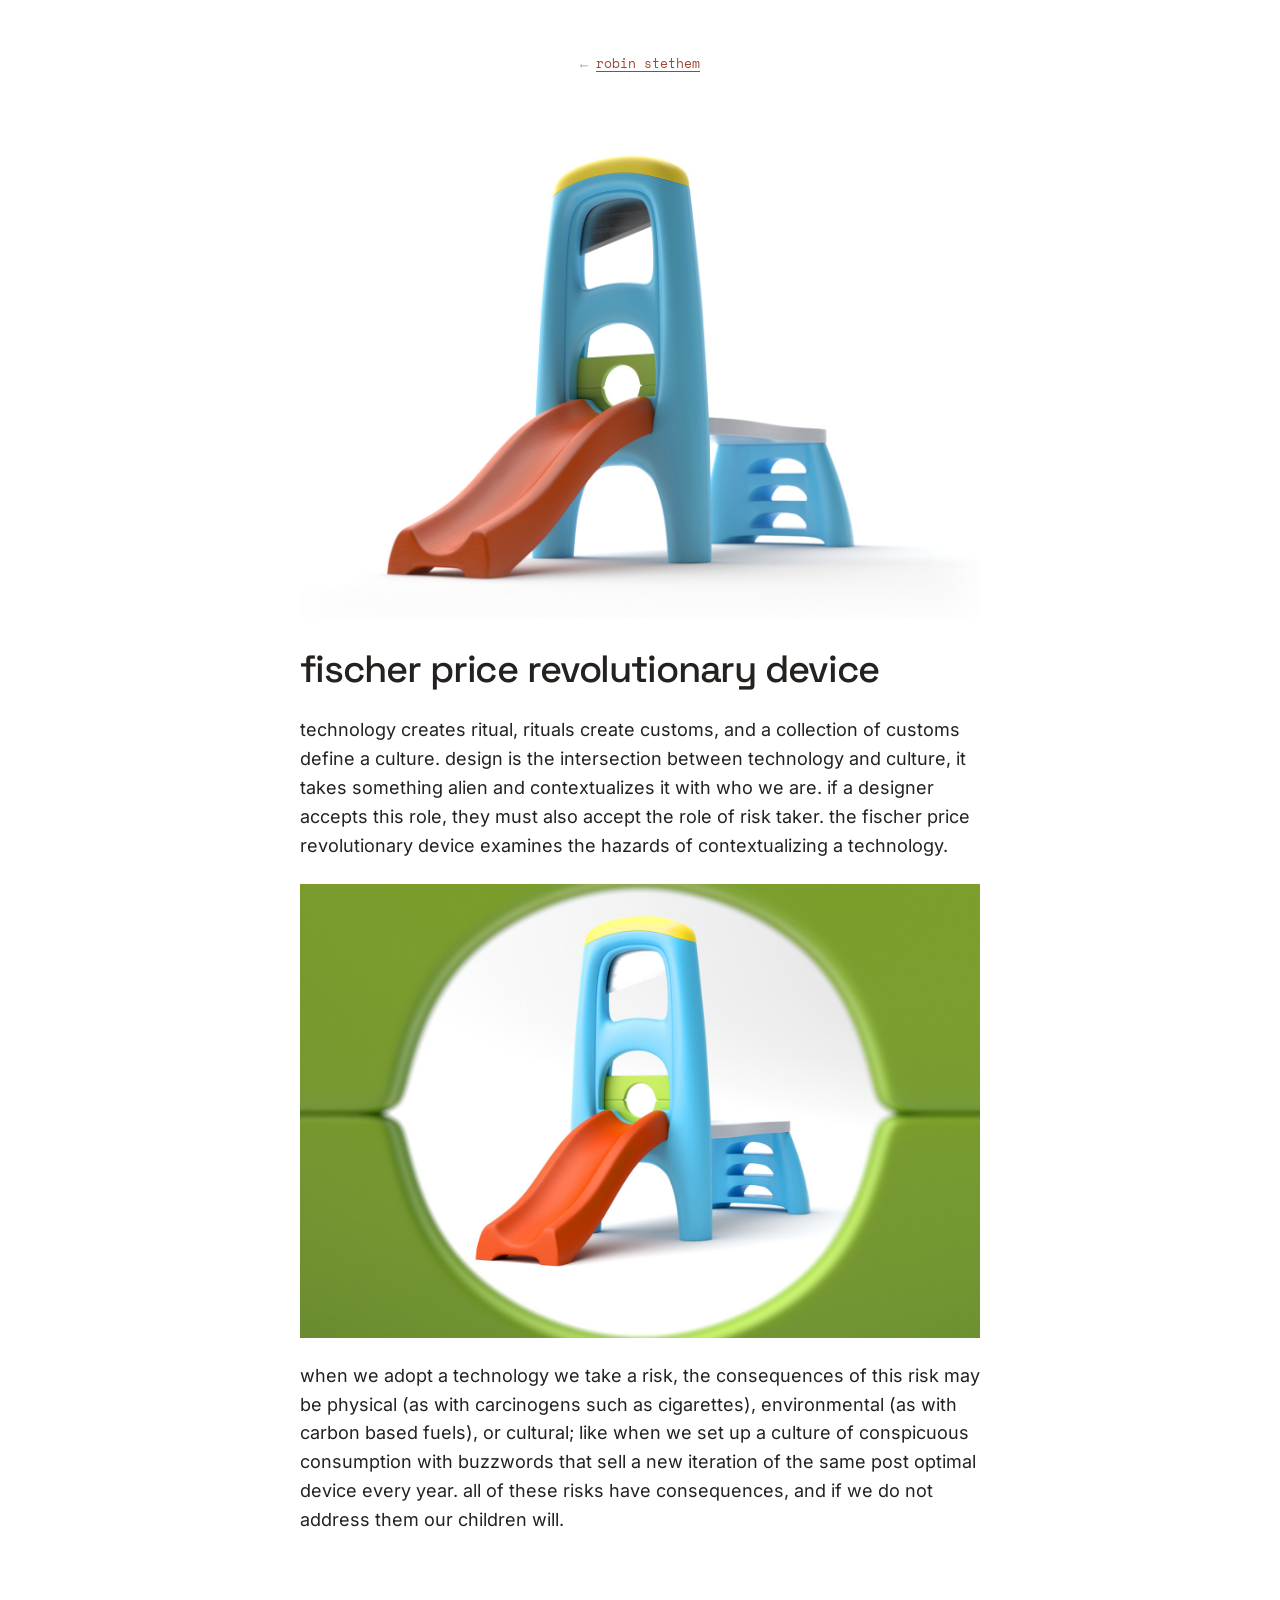
<file: objects/fischer-price-revolutionary-device/index.html>
<!DOCTYPE html>
<html lang="en">
<head>
    <meta charset="UTF-8">
    <meta name="viewport" content="width=device-width, initial-scale=1.0">
    <title>Fischer Price Revolutionary Device — Speculative Design Object by Robin Stethem</title>
    <meta name="description" content="A toy-like speculative design object about the risks designers take when they make new technology feel familiar, from physical and environmental harms to a culture of yearly upgrades.">
    <meta name="author" content="Robin Stethem">
    <link rel="canonical" href="https://stethem.com/objects/fischer-price-revolutionary-device/">
    <link rel="alternate" type="text/markdown" href="https://stethem.com/objects/fischer-price-revolutionary-device/index.md" title="Markdown version">

    <meta property="og:type" content="article">
    <meta property="og:site_name" content="Robin Stethem">
    <meta property="og:title" content="Fischer Price Revolutionary Device">
    <meta property="og:description" content="A toy-like speculative design object about the risks designers take when they make new technology feel familiar.">
    <meta property="og:url" content="https://stethem.com/objects/fischer-price-revolutionary-device/">
    <meta property="og:image" content="https://stethem.com/images/og/fischer-price-revolutionary-device.jpg">
    <meta property="og:image:width" content="1200">
    <meta property="og:image:height" content="630">
    <meta property="og:image:alt" content="The blue, yellow, orange, and green Fischer Price Revolutionary Device">
    <meta property="article:author" content="https://stethem.com/">
    <meta name="twitter:card" content="summary_large_image">
    <meta name="twitter:creator" content="@robinstethem">

    <link rel="icon" type="image/png" sizes="64x64" href="../../favicon.png">
    <link rel="preload" href="../../fonts/space-grotesk-latin.woff2" as="font" type="font/woff2" crossorigin>
    <link rel="preload" href="../../fonts/inter-latin.woff2" as="font" type="font/woff2" crossorigin>
    <link rel="preload" href="../../fonts/space-mono-latin.woff2" as="font" type="font/woff2" crossorigin>
    <link rel="stylesheet" href="../../styles.css?v=20261105-arrows">

    <script type="application/ld+json">
    {
      "@context": "https://schema.org",
      "@type": "VisualArtwork",
      "@id": "https://stethem.com/objects/fischer-price-revolutionary-device/#work",
      "name": "Fischer Price Revolutionary Device",
      "url": "https://stethem.com/objects/fischer-price-revolutionary-device/",
      "creator": { "@type": "Person", "@id": "https://stethem.com/#person", "name": "Robin Stethem", "url": "https://stethem.com/" },
      "isPartOf": { "@type": "CreativeWorkSeries", "name": "Invisible Objects" },
      "artform": "Speculative design object",
      "about": ["Design and culture", "Technology adoption", "Risk", "Consumerism"],
      "image": [
        "https://stethem.com/images/invisible-objects/IMG_8485.jpeg",
        "https://stethem.com/images/invisible-objects/IMG_8484.jpeg"
      ],
      "description": "A toy-like speculative design object about the risks designers take when they make new technology feel familiar."
    }
    </script>
</head>
<body>
    <main class="container project-detail">
        <a class="project-detail__back" href="../../"><svg class="arrow arrow-w arrow-before" viewBox="0 0 24 11" aria-hidden="true" focusable="false"><path d="M24 5.5H1.2M6 1 1.2 5.5 6 10"/></svg>robin stethem</a>
            <article class="object-work" aria-labelledby="fischer-price-title">
                <img src="../../images/invisible-objects/IMG_8485.jpeg" alt="The blue, yellow, orange, and green Fischer Price Revolutionary Device against a white background" class="centered-image" width="1440" height="1080" loading="eager" fetchpriority="high" decoding="async">
                <h1 id="fischer-price-title">Fischer Price Revolutionary Device</h1>
                <p>Technology creates ritual, rituals create customs, and a collection of customs define a culture. Design is the intersection between technology and culture, it takes something alien and contextualizes it with who we are. If a designer accepts this role, they must also accept the role of risk taker. The Fischer Price Revolutionary Device examines the hazards of contextualizing a technology.</p>
                <img src="../../images/invisible-objects/IMG_8484.jpeg" alt="The Fischer Price Revolutionary Device viewed through a green circular opening" class="centered-image" width="1620" height="1080" loading="lazy" decoding="async">
                <p>When we adopt a technology we take a risk, the consequences of this risk may be physical (as with carcinogens such as cigarettes), environmental (as with carbon based fuels), or cultural; like when we set up a culture of conspicuous consumption with buzzwords that sell a new iteration of the same Post Optimal Device every year. All of these risks have consequences, and if we do not address them our children will.</p>
            </article>
    </main>
</body>
</html>
</file>
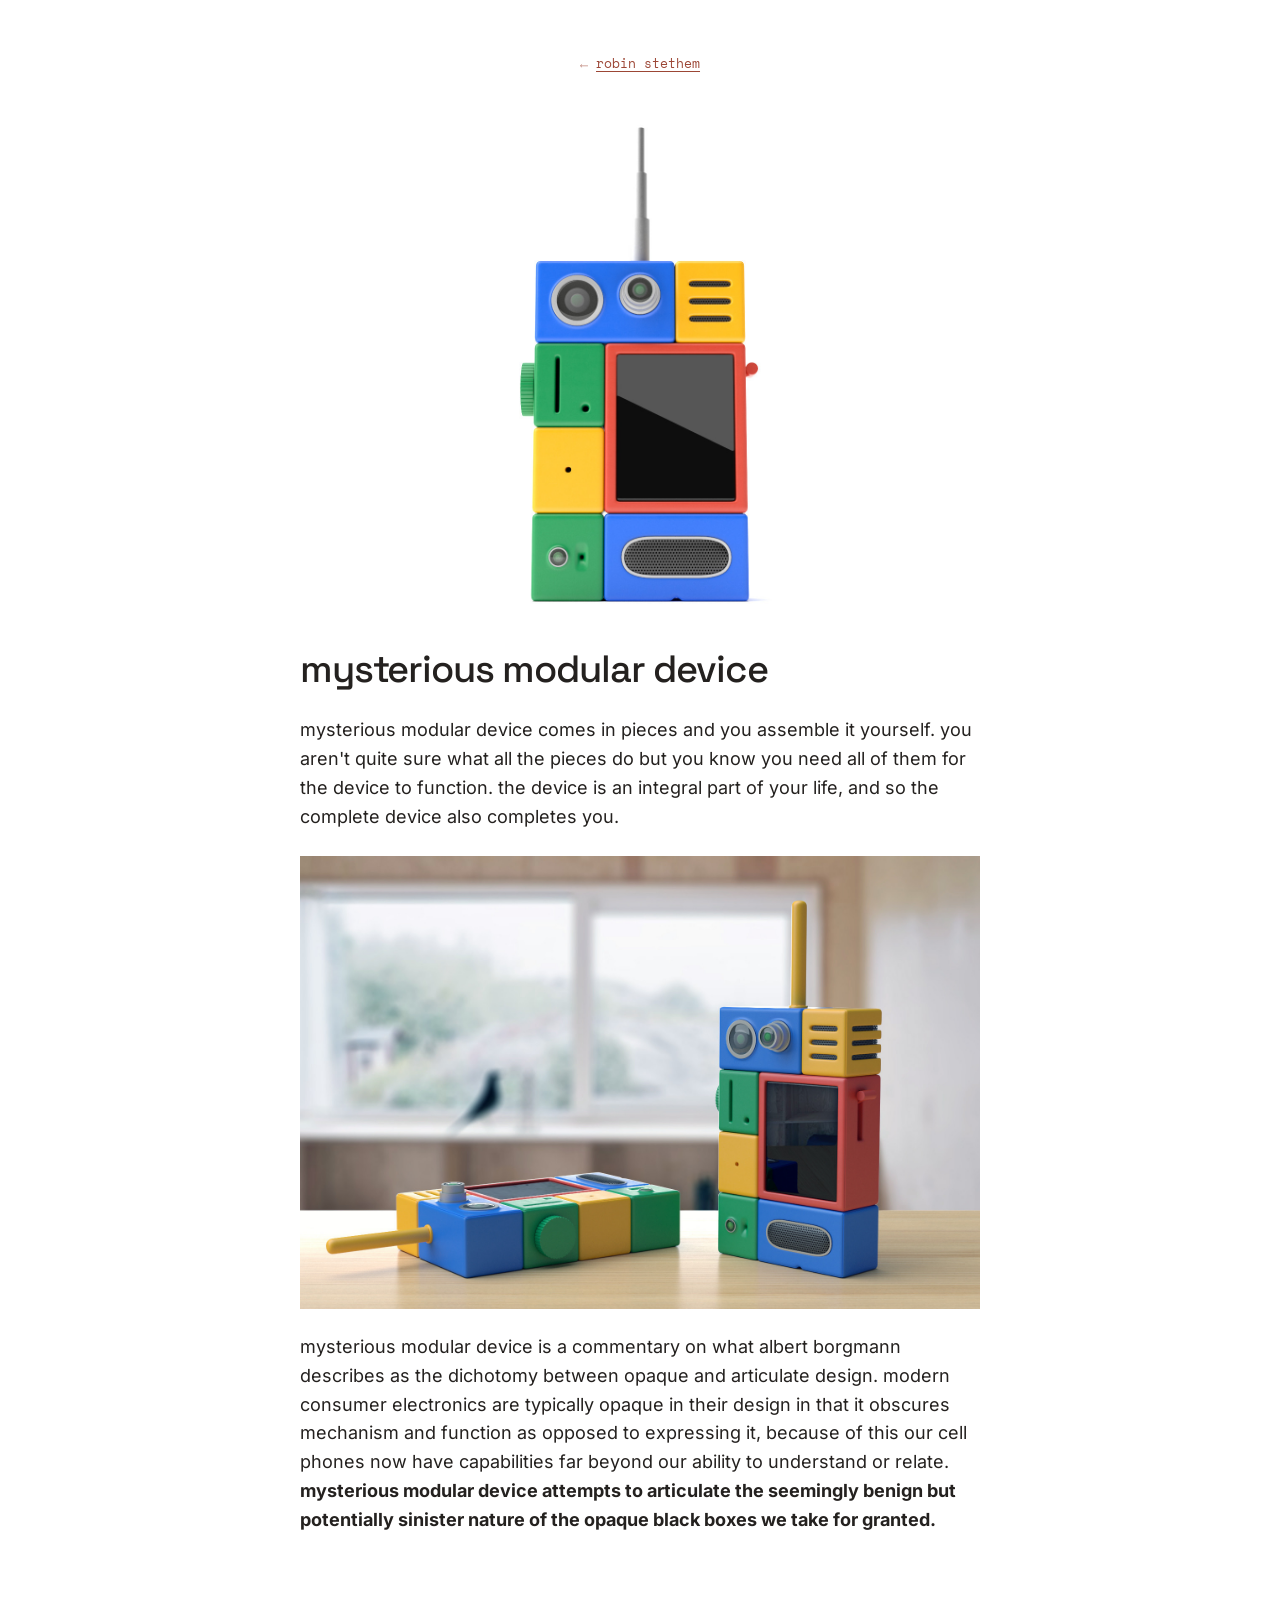
<file: objects/mysterious-modular-device/index.html>
<!DOCTYPE html>
<html lang="en">
<head>
    <meta charset="UTF-8">
    <meta name="viewport" content="width=device-width, initial-scale=1.0">
    <title>Mysterious Modular Device — Speculative Design Object by Robin Stethem</title>
    <meta name="description" content="A self-assembled device of colorful modules with unclear functions: a speculative design piece on the opaque design of consumer electronics, after Albert Borgmann.">
    <meta name="author" content="Robin Stethem">
    <link rel="canonical" href="https://stethem.com/objects/mysterious-modular-device/">
    <link rel="alternate" type="text/markdown" href="https://stethem.com/objects/mysterious-modular-device/index.md" title="Markdown version">

    <meta property="og:type" content="article">
    <meta property="og:site_name" content="Robin Stethem">
    <meta property="og:title" content="Mysterious Modular Device">
    <meta property="og:description" content="It comes in pieces. You assemble it yourself. You aren't quite sure what all the pieces do.">
    <meta property="og:url" content="https://stethem.com/objects/mysterious-modular-device/">
    <meta property="og:image" content="https://stethem.com/images/og/mysterious-modular-device.jpg">
    <meta property="og:image:width" content="1200">
    <meta property="og:image:height" content="630">
    <meta property="og:image:alt" content="The colorful Mysterious Modular Device assembled upright">
    <meta property="article:author" content="https://stethem.com/">
    <meta name="twitter:card" content="summary_large_image">
    <meta name="twitter:creator" content="@robinstethem">

    <link rel="icon" type="image/png" sizes="64x64" href="../../favicon.png">
    <link rel="preload" href="../../fonts/space-grotesk-latin.woff2" as="font" type="font/woff2" crossorigin>
    <link rel="preload" href="../../fonts/inter-latin.woff2" as="font" type="font/woff2" crossorigin>
    <link rel="preload" href="../../fonts/space-mono-latin.woff2" as="font" type="font/woff2" crossorigin>
    <link rel="stylesheet" href="../../styles.css?v=20261105-arrows">

    <script type="application/ld+json">
    {
      "@context": "https://schema.org",
      "@type": "VisualArtwork",
      "@id": "https://stethem.com/objects/mysterious-modular-device/#work",
      "name": "Mysterious Modular Device",
      "url": "https://stethem.com/objects/mysterious-modular-device/",
      "creator": { "@type": "Person", "@id": "https://stethem.com/#person", "name": "Robin Stethem", "url": "https://stethem.com/" },
      "isPartOf": { "@type": "CreativeWorkSeries", "name": "Invisible Objects" },
      "artform": "Speculative design object",
      "about": ["Opaque design", "Consumer electronics", "Albert Borgmann"],
      "image": [
        "https://stethem.com/images/invisible-objects/IMG_8487.jpeg",
        "https://stethem.com/images/invisible-objects/IMG_8488.jpeg"
      ],
      "description": "A self-assembled device of colorful modules with unclear functions: a speculative design piece on the opaque design of consumer electronics."
    }
    </script>
</head>
<body>
    <main class="container project-detail">
        <a class="project-detail__back" href="../../"><svg class="arrow arrow-w arrow-before" viewBox="0 0 24 11" aria-hidden="true" focusable="false"><path d="M24 5.5H1.2M6 1 1.2 5.5 6 10"/></svg>robin stethem</a>
            <article class="object-work" aria-labelledby="modular-device-title">
                <img src="../../images/invisible-objects/IMG_8487.jpeg" alt="The colorful Mysterious Modular Device assembled upright against a white background" class="centered-image" width="1440" height="1080" loading="eager" fetchpriority="high" decoding="async">
                <h1 id="modular-device-title">Mysterious Modular Device</h1>
                <p>Mysterious Modular Device comes in pieces and you assemble it yourself. You aren't quite sure what all the pieces do but you know you need all of them for the device to function. The device is an integral part of your life, and so the complete device also completes you.</p>
                <img src="../../images/invisible-objects/IMG_8488.jpeg" alt="Two configurations of the Mysterious Modular Device on a wooden tabletop beside a window" class="centered-image" width="1620" height="1080" loading="lazy" decoding="async">
                <p>Mysterious Modular Device is a commentary on what Albert Borgmann describes as the dichotomy between opaque and articulate design. Modern consumer electronics are typically opaque in their design in that it obscures mechanism and function as opposed to expressing it, because of this our cell phones now have capabilities far beyond our ability to understand or relate. <strong>Mysterious Modular Device attempts to articulate the seemingly benign but potentially sinister nature of the opaque black boxes we take for granted.</strong></p>
            </article>
    </main>
</body>
</html>
</file>
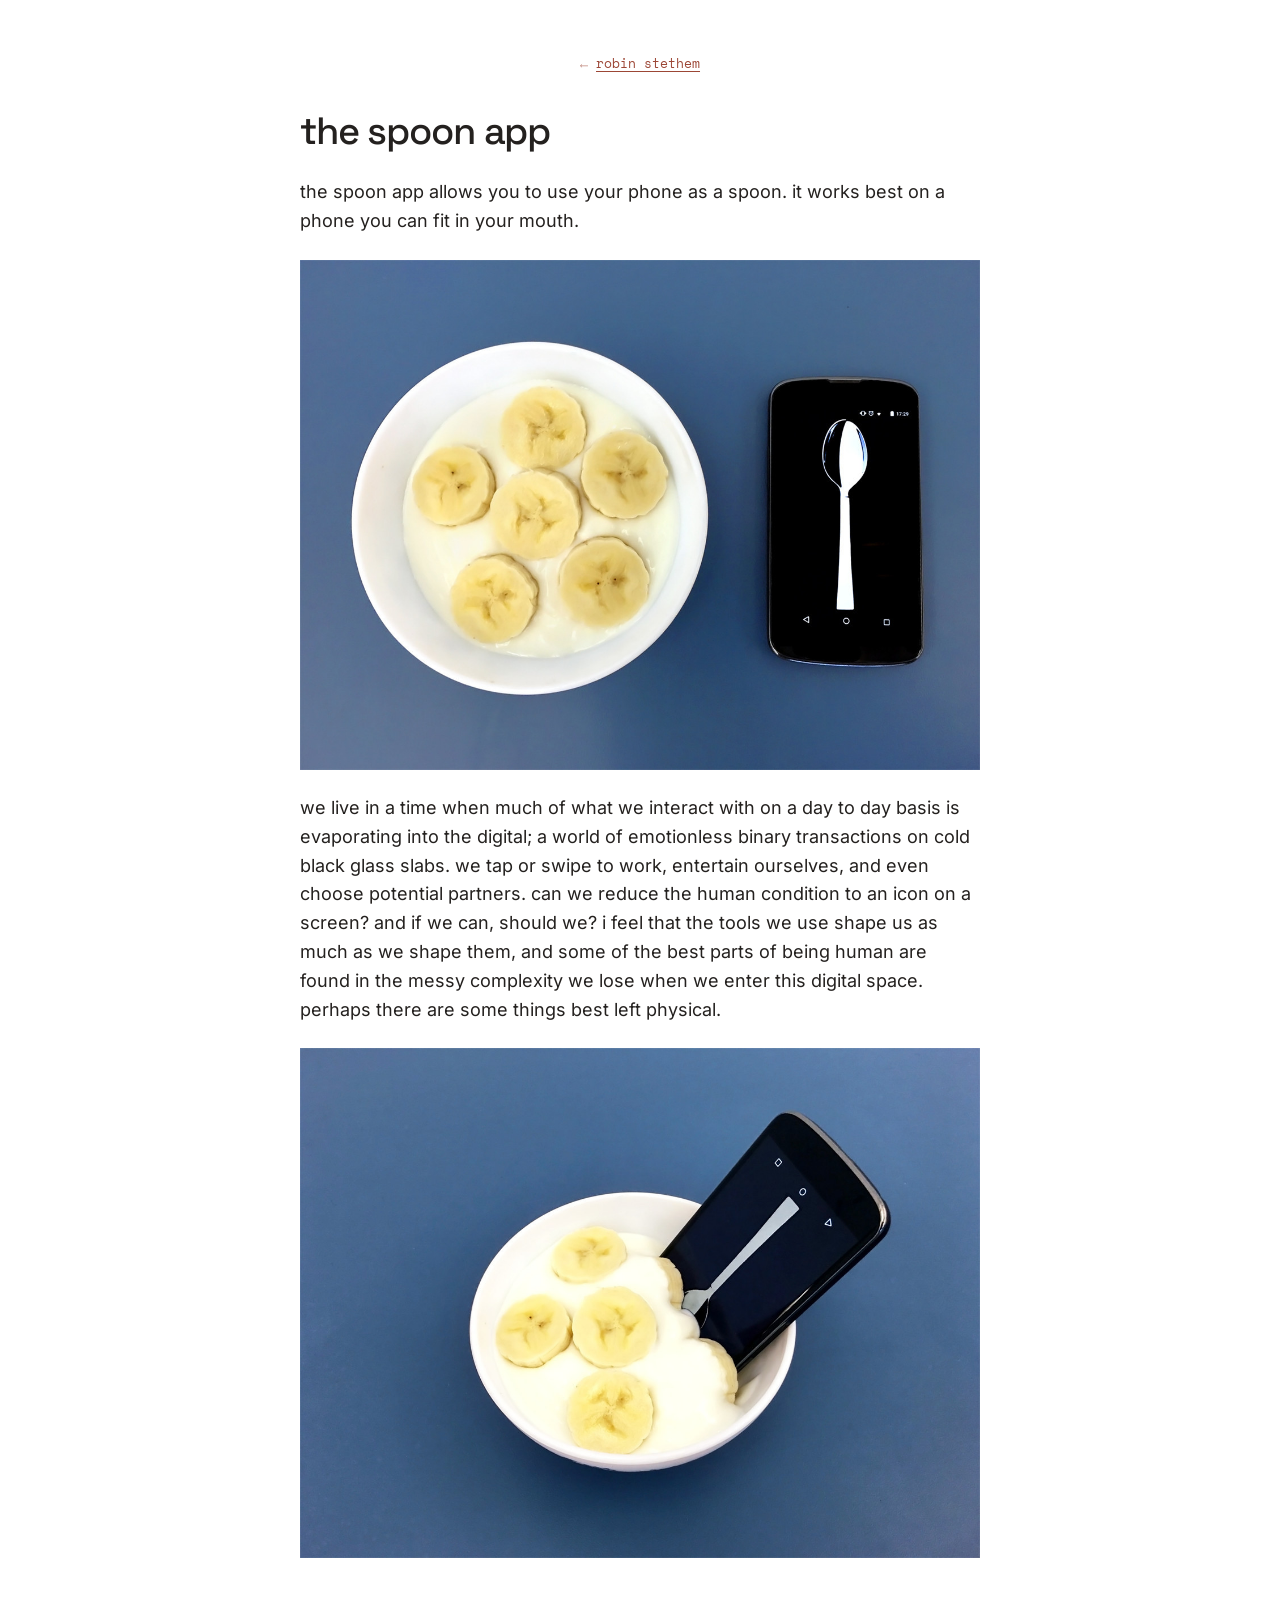
<file: objects/the-spoon-app/index.html>
<!DOCTYPE html>
<html lang="en">
<head>
    <meta charset="UTF-8">
    <meta name="viewport" content="width=device-width, initial-scale=1.0">
    <title>The Spoon App — Satirical Design Object by Robin Stethem</title>
    <meta name="description" content="A satirical design object: use your phone as a spoon. It works best on a phone you can fit in your mouth. On which parts of life are best left physical.">
    <meta name="author" content="Robin Stethem">
    <link rel="canonical" href="https://stethem.com/objects/the-spoon-app/">
    <link rel="alternate" type="text/markdown" href="https://stethem.com/objects/the-spoon-app/index.md" title="Markdown version">

    <meta property="og:type" content="article">
    <meta property="og:site_name" content="Robin Stethem">
    <meta property="og:title" content="The Spoon App">
    <meta property="og:description" content="Use your phone as a spoon. It works best on a phone you can fit in your mouth.">
    <meta property="og:url" content="https://stethem.com/objects/the-spoon-app/">
    <meta property="og:image" content="https://stethem.com/images/og/the-spoon-app.jpg">
    <meta property="og:image:width" content="1200">
    <meta property="og:image:height" content="630">
    <meta property="og:image:alt" content="A phone displaying a spoon beside a bowl of yogurt and banana slices">
    <meta property="article:author" content="https://stethem.com/">
    <meta name="twitter:card" content="summary_large_image">
    <meta name="twitter:creator" content="@robinstethem">

    <link rel="icon" type="image/png" sizes="64x64" href="../../favicon.png">
    <link rel="preload" href="../../fonts/space-grotesk-latin.woff2" as="font" type="font/woff2" crossorigin>
    <link rel="preload" href="../../fonts/inter-latin.woff2" as="font" type="font/woff2" crossorigin>
    <link rel="preload" href="../../fonts/space-mono-latin.woff2" as="font" type="font/woff2" crossorigin>
    <link rel="stylesheet" href="../../styles.css?v=20261105-arrows">

    <script type="application/ld+json">
    {
      "@context": "https://schema.org",
      "@type": "VisualArtwork",
      "@id": "https://stethem.com/objects/the-spoon-app/#work",
      "name": "The Spoon App",
      "url": "https://stethem.com/objects/the-spoon-app/",
      "creator": { "@type": "Person", "@id": "https://stethem.com/#person", "name": "Robin Stethem", "url": "https://stethem.com/" },
      "isPartOf": { "@type": "CreativeWorkSeries", "name": "Invisible Objects" },
      "artform": "Satirical design object",
      "about": ["Digital life", "Physical objects", "Smartphones"],
      "image": [
        "https://stethem.com/images/invisible-objects/IMG_8495.jpeg",
        "https://stethem.com/images/invisible-objects/IMG_8494.jpeg"
      ],
      "description": "Use your phone as a spoon. A satirical design object about which parts of life are best left physical."
    }
    </script>
</head>
<body>
    <main class="container project-detail">
        <a class="project-detail__back" href="../../"><svg class="arrow arrow-w arrow-before" viewBox="0 0 24 11" aria-hidden="true" focusable="false"><path d="M24 5.5H1.2M6 1 1.2 5.5 6 10"/></svg>robin stethem</a>
            <article class="object-work" aria-labelledby="spoon-app-title">
                <h1 id="spoon-app-title">The Spoon App</h1>
                <p>The Spoon App allows you to use your phone as a spoon. It works best on a phone you can fit in your mouth.</p>
                <img src="../../images/invisible-objects/IMG_8495.jpeg" alt="A phone displaying a spoon beside a bowl of yogurt and banana slices on a blue surface" class="centered-image" width="1200" height="900" loading="eager" fetchpriority="high" decoding="async">
                <p>We live in a time when much of what we interact with on a day to day basis is evaporating into the digital; a world of emotionless binary transactions on cold black glass slabs. We tap or swipe to work, entertain ourselves, and even choose potential partners. Can we reduce the human condition to an icon on a screen? And if we can, should we? I feel that the tools we use shape us as much as we shape them, and some of the best parts of being human are found in the messy complexity we lose when we enter this digital space. Perhaps there are some things best left physical.</p>
                <img src="../../images/invisible-objects/IMG_8494.jpeg" alt="A phone used as a spoon in a bowl of yogurt and banana slices on a blue surface" class="centered-image" width="1200" height="900" loading="lazy" decoding="async">
            </article>
    </main>
</body>
</html>
</file>
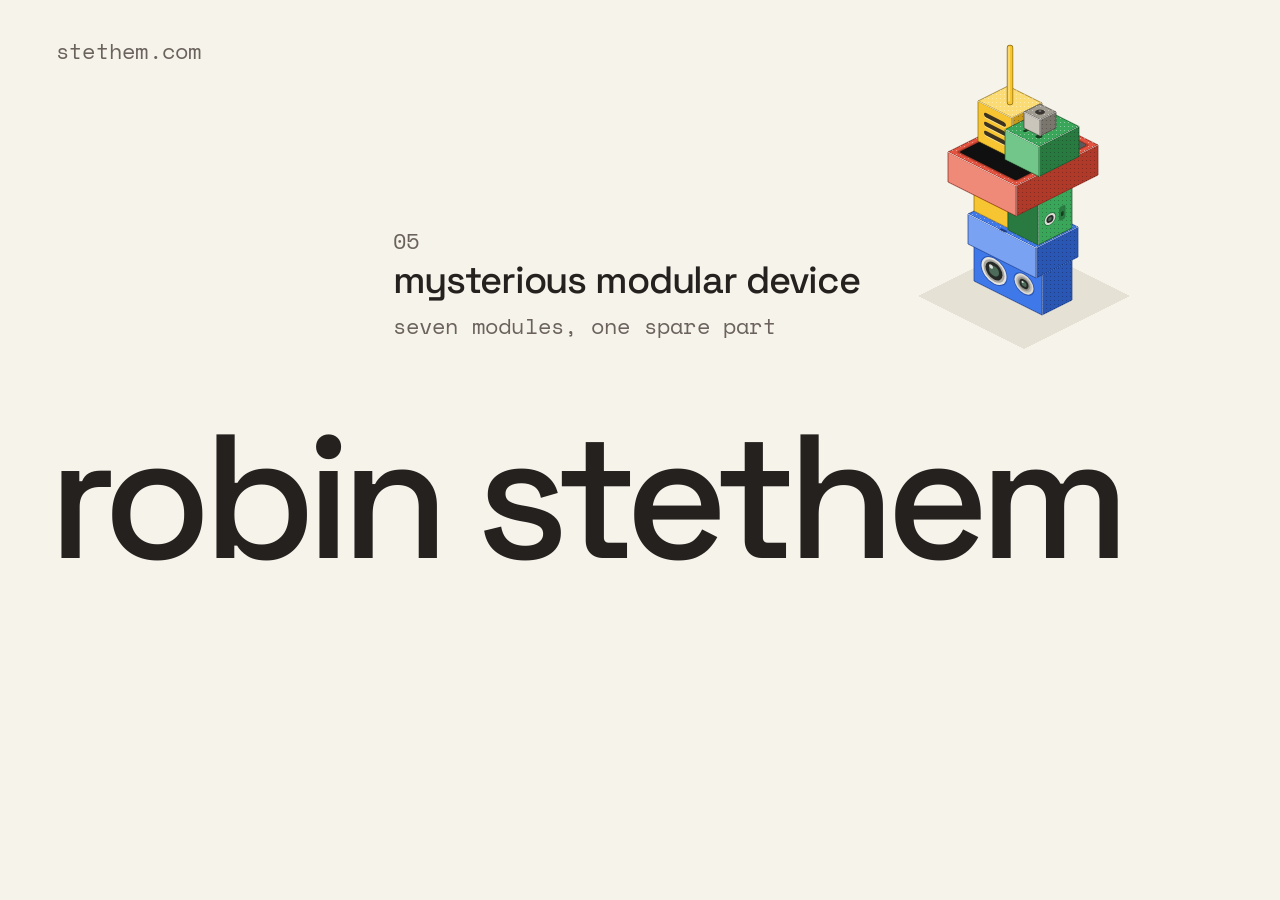
<file: scripts/og-home.html>
<!DOCTYPE html>
<!--
  Source for images/og/home.png, the homepage link preview (1200 × 630).
  The name is the homepage's own, and one work is hung above it: the drawing
  and its wall label are read from index.html when this page renders, so the
  card follows the homepage. Change WORK below to hang a different one.

  Render from the repository root:
    python3 -m http.server 8765 --bind 127.0.0.1
    "/Applications/Google Chrome.app/Contents/MacOS/Google Chrome" --headless=new \
      --window-size=1200,630 --force-device-scale-factor=1 --hide-scrollbars \
      --virtual-time-budget=4000 --screenshot=images/og/home.png \
      http://127.0.0.1:8765/scripts/og-home.html

  Link previews are cached by URL, so publish a changed image under a new
  filename and update og:image and the JSON-LD image in index.html to match.
-->
<html lang="en">
<head>
<meta charset="UTF-8">
<meta name="robots" content="noindex">
<title>og: home</title>
<style>
    @font-face { font-family: "Space Grotesk"; src: url("../fonts/space-grotesk-latin.woff2") format("woff2"); font-weight: 300 700; }
    @font-face { font-family: "Space Mono"; src: url("../fonts/space-mono-latin.woff2") format("woff2"); font-weight: 400; }
    :root { --paper: #f6f3eb; --ink: #24211f; --muted: #6b625d; --gutter: 56px; }
    html, body { margin: 0; width: 1200px; height: 630px; overflow: hidden; background: var(--paper); }
    body { position: relative; color: var(--ink); text-transform: lowercase; -webkit-font-smoothing: antialiased; }
    .mono { font: 22px/1.5 "Space Mono", monospace; letter-spacing: 0.01em; color: var(--muted); }
    .bar { position: absolute; left: var(--gutter); top: 34px; margin: 0; }
    h1 {
        position: absolute; left: var(--gutter); bottom: 26px;
        margin: 0 0 0 -0.045em; padding-bottom: 0.17em;
        font-family: "Space Grotesk", sans-serif; font-weight: 500;
        font-size: calc((1200px - 2 * var(--gutter)) / 6.16);
        line-height: 0.86; letter-spacing: -0.055em; white-space: nowrap;
    }
    /* the hang: label beside the work, bottoms aligned, as work 09 on the homepage */
    .work { position: absolute; right: var(--gutter); top: 40px; display: flex; align-items: flex-end; gap: 44px; }
    .work svg { display: block; }
    .placard { padding-bottom: 14px; }
    .placard span { display: block; }
    .placard h2 {
        margin: 2px 0 6px;
        font-family: "Space Grotesk", sans-serif; font-weight: 500;
        font-size: 38px; line-height: 1.15; letter-spacing: -0.03em;
    }
</style>
</head>
<body>
<p class="bar mono">stethem.com</p>
<div class="work">
    <div class="placard"><span class="mono" data-no></span><h2 data-title></h2><span class="mono" data-medium></span></div>
    <div data-art></div>
</div>
<h1>robin stethem</h1>
<script>
    // Which work hangs here, and the part of its drawing to show. One drawing
    // unit is one pixel, so the drawing's own dither stays on the pixel grid.
    const WORK = { no: "05", art: "svg", crop: [-100, -226, 240, 316] };
    (async () => {
        const html = await (await fetch("../index.html")).text();
        const home = new DOMParser().parseFromString(html, "text/html");
        const work = home.querySelector(`.work[data-no="${WORK.no}"]`);
        document.querySelector("[data-no]").textContent = work.querySelector(".placard__no").textContent;
        document.querySelector("[data-title]").textContent = work.querySelector(".placard h2").textContent;
        document.querySelector("[data-medium]").textContent = work.querySelector(".placard__medium").textContent;
        const art = document.importNode(work.querySelector(`.frame ${WORK.art}`), true);
        art.setAttribute("viewBox", WORK.crop.join(" "));
        art.setAttribute("width", WORK.crop[2]);
        art.setAttribute("height", WORK.crop[3]);
        document.querySelector("[data-art]").append(art);
    })();
</script>
</body>
</html>
</file>
<file: homepage.css>
@font-face { font-family: "Inter"; src: url("fonts/inter-latin.woff2") format("woff2"); font-weight: 100 900; font-display: swap; }
@font-face { font-family: "Space Grotesk"; src: url("fonts/space-grotesk-latin.woff2") format("woff2"); font-weight: 300 700; font-display: swap; }
@font-face { font-family: "Space Mono"; src: url("fonts/space-mono-latin.woff2") format("woff2"); font-weight: 400; font-display: swap; }

:root {
    --font-heading: "Space Grotesk", "Arial", sans-serif;
    --font-body: "Inter", "Arial", sans-serif;
    --font-mono: "Space Mono", "Courier New", monospace;
    --paper: #f6f3eb;
    --ink: #24211f;
    --muted: #6b625d;
    --rule: rgba(36, 33, 31, 0.16);
    --accent: #9c4635;
    --accent-hover: #783326;
    --room: #1b1917;
    --room-ink: #ece7dc;
    --room-muted: #a39b8f;
    --room-accent: #e09a7c;
    --gutter: clamp(20px, 5vw, 72px);
    --band: 288px;
}

* { box-sizing: border-box; }
html { background: var(--paper); }
body {
    margin: 0;
    background: var(--paper);
    color: var(--ink);
    font-family: var(--font-body);
    font-size: 17px;
    line-height: 1.6;
    text-transform: lowercase;
    -webkit-font-smoothing: antialiased;
}
a { color: inherit; }
.wrap { max-width: 1240px; margin: 0 auto; padding: 0 var(--gutter); }
.mono { font-family: var(--font-mono); font-size: 12.5px; line-height: 1.7; letter-spacing: 0.01em; }

/* ---------- the opening wall ---------- */
.hero {
    display: flex;
    flex-direction: column;
    min-height: calc(100svh - 112px);
    padding: 22px var(--gutter) 0;
}
.hero__bar {
    display: flex;
    justify-content: space-between;
    gap: 24px;
    color: var(--muted);
}
.hero__bar nav { display: flex; flex-wrap: wrap; justify-content: flex-end; gap: 0 22px; }
.hero__bar a { text-decoration: none; }
.hero__bar a:hover { color: var(--ink); text-decoration: underline; text-underline-offset: 0.3em; }
.hero__foot { margin-top: auto; }
.hero__label {
    position: relative;
    z-index: 1;
    display: flex;
    justify-content: flex-end;
    align-items: flex-end;
    gap: 24px;
    color: var(--muted);
}
.hero__label p { margin: 0; }
.hero__label b { font-weight: 400; color: var(--ink); }
.hero__down { text-decoration: none; white-space: nowrap; }
.hero__down:hover { color: var(--ink); }
@media (prefers-reduced-motion: no-preference) { html { scroll-behavior: smooth; } }
@media (prefers-reduced-motion: reduce) { .frame::after, .counter { transition: none !important; } }
.hero h1 {
    margin: 10px 0 0 -0.045em;
    font-family: var(--font-heading);
    font-weight: 500;
    font-size: min(300px, calc((100vw - 2 * var(--gutter)) / 6.16));
    line-height: 0.86;
    letter-spacing: -0.055em;
    white-space: nowrap;
    padding-bottom: 0.17em;
}

/* ---------- ordered dither: paper <-> room ---------- */
.band { height: var(--band); overflow: hidden; line-height: 0; }
.band canvas { display: block; height: var(--band); image-rendering: pixelated; }
.band--in { background: linear-gradient(var(--paper), var(--room)); }
.band--out { background: linear-gradient(var(--room), var(--paper)); }

/* ---------- 01: the dark room ---------- */
.room { background: var(--room); color: var(--room-ink); padding: 40px 0 72px; overflow: clip; scroll-margin-top: 96px; }
.room__hang {
    position: relative;
    display: grid;
    grid-template-columns: repeat(12, minmax(0, 1fr));
    column-gap: 24px;
    align-items: start;
}
.film { position: relative; grid-column: 1 / span 8; margin: 0; aspect-ratio: 16 / 9; background: #000; }
.film img, .film video { position: absolute; inset: 0; width: 100%; height: 100%; object-fit: cover; display: block; }
.film::before {
    content: ""; position: absolute; inset: -10px; pointer-events: none;
    --c: var(--room-muted);
    background:
        linear-gradient(var(--c), var(--c)) top left / 16px 1px no-repeat,
        linear-gradient(var(--c), var(--c)) top left / 1px 16px no-repeat,
        linear-gradient(var(--c), var(--c)) top right / 16px 1px no-repeat,
        linear-gradient(var(--c), var(--c)) top right / 1px 16px no-repeat,
        linear-gradient(var(--c), var(--c)) bottom left / 16px 1px no-repeat,
        linear-gradient(var(--c), var(--c)) bottom left / 1px 16px no-repeat,
        linear-gradient(var(--c), var(--c)) bottom right / 16px 1px no-repeat,
        linear-gradient(var(--c), var(--c)) bottom right / 1px 16px no-repeat;
}
.film__toggle {
    position: absolute; right: 0; bottom: -40px; z-index: 2;
    border: 0; padding: 4px 0; background: none; cursor: pointer;
    color: var(--room-muted); font: 12.5px/1.7 var(--font-mono); text-transform: lowercase;
}
.film__toggle:hover { color: var(--room-ink); }
.room .placard { grid-column: 9 / -1; padding-left: 8px; margin-top: -6px; }
.room .placard__no, .room .placard__medium { color: var(--room-muted); }
.room .placard h2 { font-size: clamp(30px, 3.1vw, 42px); }
.room .placard__action { color: var(--room-accent); }

/* ---------- wall labels ---------- */
.work { position: relative; min-width: 0; }
.placard__no { display: block; color: var(--muted); }
.placard h2 {
    margin: 2px 0 0;
    font-family: var(--font-heading);
    font-weight: 500;
    font-size: clamp(24px, 2.2vw, 30px);
    line-height: 1.15;
    letter-spacing: -0.03em;
}
.placard__medium { display: block; margin-top: 6px; color: var(--muted); }
.placard p { margin: 14px 0 0; max-width: 46ch; }
.placard__action {
    display: inline-block; margin-top: 14px; color: var(--accent);
    text-decoration: underline; text-decoration-thickness: 1px; text-underline-offset: 0.3em;
}
.work__link { color: inherit; text-decoration: none; }
.work__link::after { content: ""; position: absolute; inset: 0; z-index: 1; }
.work:has(.work__link:hover) .placard__action { text-decoration-thickness: 2px; }
.work:has(.work__link:focus-visible) { outline: 2px solid var(--accent); outline-offset: 12px; }
.work__link:focus-visible { outline: none; }

/* ---------- 02–13: the hang ---------- */
.works { padding: 56px 0 0; }
.hang {
    display: grid;
    grid-template-columns: repeat(12, minmax(0, 1fr));
    column-gap: 24px;
    row-gap: clamp(96px, 13vw, 190px);
    align-items: start;
}
.frame { position: relative; margin: 0 0 20px; aspect-ratio: 4 / 3; }
.frame > img, .frame > svg { display: block; width: 100%; height: 100%; object-fit: cover; }
.frame--shot > img { outline: 1px solid var(--rule); outline-offset: -1px; }
.frame--paper > img { mix-blend-mode: multiply; }
.frame--square { aspect-ratio: 1; }
.frame--square > img { object-fit: contain; }
.frame > .feather > img { display: block; width: 100%; height: 100%; object-fit: contain; }
.market-river-reveal { position: relative; display: block; width: 100%; height: 100%; }
.market-river-reveal > img { display: block; width: 100%; height: 100%; object-fit: contain; }
.market-river-reveal > .market-river-outgoing { position: absolute; inset: 0; }
.frame > .feather {
    display: block; width: 100%; height: 100%; mix-blend-mode: multiply;
    --f: 8%;
    -webkit-mask-image: linear-gradient(to right, transparent, #000 var(--f), #000 calc(100% - var(--f)), transparent), linear-gradient(to bottom, transparent, #000 var(--f), #000 calc(100% - var(--f)), transparent);
    mask-image: linear-gradient(to right, transparent, #000 var(--f), #000 calc(100% - var(--f)), transparent), linear-gradient(to bottom, transparent, #000 var(--f), #000 calc(100% - var(--f)), transparent);
    -webkit-mask-composite: source-in;
    mask-composite: intersect;
}
.frame--phone { aspect-ratio: 5 / 9; }
/* viewfinder corners, as in the learning machines panels */
.frame::after {
    content: ""; position: absolute; inset: -4px; pointer-events: none; opacity: 0;
    transition: inset 160ms ease-out, opacity 160ms ease-out;
    --c: var(--ink);
    background:
        linear-gradient(var(--c), var(--c)) top left / 14px 1px no-repeat,
        linear-gradient(var(--c), var(--c)) top left / 1px 14px no-repeat,
        linear-gradient(var(--c), var(--c)) top right / 14px 1px no-repeat,
        linear-gradient(var(--c), var(--c)) top right / 1px 14px no-repeat,
        linear-gradient(var(--c), var(--c)) bottom left / 14px 1px no-repeat,
        linear-gradient(var(--c), var(--c)) bottom left / 1px 14px no-repeat,
        linear-gradient(var(--c), var(--c)) bottom right / 14px 1px no-repeat,
        linear-gradient(var(--c), var(--c)) bottom right / 1px 14px no-repeat;
}
.work:has(.work__link:hover) .frame::after,
.work:has(.work__link:focus-visible) .frame::after { inset: -11px; opacity: 1; }

.w02 { grid-column: 1 / span 6; }
.w03 { grid-column: 8 / span 5; margin-top: 168px; }
.w04 { grid-column: 2 / span 5; margin-top: 120px; }
.w05 { grid-column: 7 / span 6; }
.w06 { grid-column: 1 / span 5; }
.w07 { grid-column: 8 / span 5; margin-top: 144px; }
.w08 { grid-column: 4 / span 7; }
.w09 { grid-column: 1 / -1; display: grid; grid-template-columns: subgrid; align-items: end; }
.w09 .frame { grid-column: 1 / span 7; margin: 0; }
.w09 .placard { grid-column: 9 / -1; padding-bottom: 6%; }
.w10 { grid-column: 2 / span 5; margin-top: 132px; }
.w11 { grid-column: 7 / span 6; }
.w12 { grid-column: 1 / span 6; }
.w13 { grid-column: 5 / span 4; margin-top: clamp(40px, 9vw, 150px); text-align: center; }
.w13 .frame { width: min(230px, 62%); margin-inline: auto; }
.w13 .placard p { margin-inline: auto; max-width: 30ch; }

/* thumbnail toys, unchanged from the live page */
.frame svg { pointer-events: none; }
@media (hover: hover) and (pointer: fine) and (prefers-reduced-motion: no-preference) {
    .learning-thumb-slab { transition: transform 180ms ease-out; }
    .work:has(.work__link:hover) .learning-thumb-slab { transform: translateY(var(--slab-lift)); }
    .mmd-piece { transition: transform 220ms ease-out; }
    .work:has(.work__link:hover) .mmd-piece { transform: translate(var(--mmd-x), var(--mmd-y)); }
}

/* ---------- colophon ---------- */
.colophon { margin-top: clamp(120px, 16vw, 230px); padding-bottom: 96px; color: var(--muted); }
.colophon__grid {
    display: grid; grid-template-columns: repeat(12, minmax(0, 1fr)); column-gap: 24px; row-gap: 28px;
    border-top: 1px solid var(--rule); padding-top: 18px;
}
.colophon p, .colophon ul { margin: 0; }
.colophon ul { padding: 0; list-style: none; }
.colophon__a { grid-column: 1 / span 2; color: var(--ink); }
.colophon__b { grid-column: 3 / span 8; }
.colophon__d { grid-column: 11 / span 2; text-align: right; }
.colophon a { text-decoration: none; }
.colophon a:hover { color: var(--ink); text-decoration: underline; text-underline-offset: 0.3em; }
.colophon__b a { text-decoration: underline; text-decoration-thickness: 1px; text-underline-offset: 0.3em; }

/* ---------- the counter ---------- */
.counter {
    position: fixed; left: calc(var(--gutter) / 2); top: 50%; z-index: 5;
    writing-mode: vertical-rl; transform: translate(-50%, -50%) rotate(180deg); white-space: nowrap;
    color: #fff; mix-blend-mode: difference; pointer-events: none;
    opacity: 0; transition: opacity 200ms ease-out;
}
.counter.is-on { opacity: 1; }

.arrow { display: inline-block; fill: none; stroke: currentColor; stroke-width: 1.5; overflow: visible; width: .62em; height: .28em; vertical-align: .03em; margin-left: .3em; }
.arrow--s { transform: rotate(90deg); margin-left: .5em; }

@media (max-width: 760px) {
    :root { --band: 192px; }
    body { font-size: 16.5px; }
    .hero { min-height: calc(100svh - 76px); padding-top: 16px; }
    .hero__bar { flex-direction: column; gap: 2px; }
    .hero__bar nav { justify-content: flex-start; gap: 0 16px; }
    .hero__label { flex-direction: column; align-items: flex-start; gap: 6px; }
    .hero h1 { font-size: 23.5vw; white-space: normal; line-height: 0.84; margin-top: 16px; }
    .room { padding: 24px 0 56px; }
    .room__hang, .hang, .w09 { display: block; }
    .film { margin-inline: calc(-1 * var(--gutter)); }
    .film::before { display: none; }
    .film__toggle { right: var(--gutter); bottom: -34px; }
    .room .placard { padding: 44px 0 0; }
    .hang > .work { margin-top: 0; margin-bottom: 88px; }
    .w09 .frame { margin-bottom: 20px; }
    .w09 .placard { padding-bottom: 0; }
    .w13 { margin-top: 120px !important; margin-bottom: 0 !important; }
    .counter { display: none; }
    .colophon__grid { display: block; }
    .colophon__grid p, .colophon__grid ul { margin-bottom: 18px; text-align: left; }
    .colophon__grid .colophon__a { margin-bottom: 0; }
}
</file>
<file: styles.css>
@font-face {
    font-family: "Inter";
    src: url("fonts/inter-latin.woff2") format("woff2");
    font-style: normal;
    font-weight: 100 900;
    font-display: swap;
}

@font-face {
    font-family: "Space Grotesk";
    src: url("fonts/space-grotesk-latin.woff2") format("woff2");
    font-style: normal;
    font-weight: 300 700;
    font-display: swap;
}

@font-face {
    font-family: "Space Mono";
    src: url("fonts/space-mono-latin.woff2") format("woff2");
    font-style: normal;
    font-weight: 400;
    font-display: swap;
}

:root {
    --font-heading: "Space Grotesk", "Arial", sans-serif;
    --font-body: "Inter", "Arial", sans-serif;
    --font-mono: "Space Mono", "Courier New", monospace;
    --ink: #24211f;
    --muted: #6b625d;
    --accent: #9c4635;
    --accent-hover: #783326;
    --page-background: #fff;
    --header-background: #f3f1ed;
    --portfolio-gutter: clamp(36px, 5vw, 72px);
    --portfolio-column-gap: clamp(40px, 4vw, 64px);
    --portfolio-row-gap: 88px;
}

body {
    margin: 0;
    background: var(--page-background);
    color: var(--ink);
    font-family: var(--font-body);
    font-size: 18px;
    line-height: 1.6;
    text-align: center;
}

h1,
h2,
h3 {
    font-family: var(--font-heading);
    font-weight: 500;
}

.portfolio,
.project-detail,
.market-river-page {
    text-transform: lowercase;
}

code,
pre,
kbd,
samp {
    text-transform: none;
}

.container {
    max-width: 680px;
    margin: 0 auto;
    padding: 48px 28px 80px;
}

.centered-image {
    display: block;
    width: 100%;
    height: auto;
    margin: 0 auto;
}

.object-work {
    margin: 32px 0 0;
    text-align: left;
}

.object-work h1 {
    margin: 28px 0 20px;
    font-size: clamp(28px, 3.2vw, 38px);
    letter-spacing: -0.03em;
    line-height: 1.2;
}

.object-work p {
    margin: 24px 0;
    line-height: 1.6;
}

.container.portfolio {
    max-width: 1024px;
    padding: 64px var(--portfolio-gutter) 80px;
}

.portfolio-intro {
    margin: 0 calc(-1 * var(--portfolio-gutter)) 64px;
    padding: 40px var(--portfolio-gutter) 32px;
    background: var(--header-background);
}

.portfolio-intro h1 {
    margin: 0;
    font-size: clamp(48px, 4.2vw, 56px);
    line-height: 1.1;
    letter-spacing: -0.035em;
}

.project-grid {
    display: grid;
    grid-template-columns: repeat(2, minmax(0, 1fr));
    align-items: start;
    gap: var(--portfolio-row-gap) var(--portfolio-column-gap);
    text-align: left;
}

.project-card {
    position: relative;
    min-width: 0;
}

.project-card--featured {
    grid-column: 1 / -1;
}

.project-card--last {
    grid-column: 2;
}

.project-card__content {
    display: block;
    color: inherit;
    text-decoration: none;
}

/* Only the title is the link; its ::after stretches over the whole card so
   the entire card stays clickable while the link text is just the title. */
.project-card__link {
    color: inherit;
    text-decoration: none;
}

.project-card__link::after {
    content: "";
    position: absolute;
    inset: 0;
}

.project-thumbnail {
    position: relative;
    display: block;
    aspect-ratio: 4 / 3;
    width: 100%;
    overflow: hidden;
    background: transparent;
}

.project-thumbnail img {
    position: absolute;
    inset: 0;
    display: block;
    width: 100%;
    height: 100%;
    object-fit: cover;
    object-position: center;
}

/* The museum keeps its natural composition at the full grid width. */
.project-card--featured .project-thumbnail {
    aspect-ratio: auto;
    overflow: visible;
}

.project-card--featured .project-thumbnail img {
    position: static;
    height: auto;
    object-fit: contain;
}

/* Keep the portrait's spoon bowl and the river's mountain/city in view. */
.project-thumbnail--spoon img {
    object-position: 50% 23%;
}

.project-thumbnail--market-river img {
    object-position: 50% 15%;
}

.project-card h2 {
    margin: 18px 0 10px;
    font-size: 26px;
    line-height: 1.25;
    letter-spacing: -0.025em;
}

.project-card p {
    margin: 0;
    font-size: 18px;
    line-height: 1.6;
}

.project-card__action {
    display: inline-block;
    margin-top: 14px;
    color: var(--accent);
    font-family: var(--font-mono);
    font-size: 14px;
    line-height: 1.6;
    text-decoration: underline;
    text-decoration-thickness: 1px;
    text-underline-offset: 0.25em;
}

.project-card__link:hover {
    color: inherit;
}

.project-card:has(.project-card__link:hover) .project-card__action {
    color: var(--accent-hover);
    text-decoration-thickness: 2px;
}

.project-card:has(.project-card__link:hover) h2 {
    text-decoration: underline;
    text-decoration-thickness: 1px;
    text-underline-offset: 0.18em;
}

/* Keyboard focus outlines the whole card, as before. */
@supports selector(:has(*)) {
    .project-card__link:focus-visible {
        outline: none;
    }

    .project-card:has(.project-card__link:focus-visible) {
        outline: 2px solid var(--accent);
        outline-offset: 5px;
        border-radius: 2px;
    }
}

.container.project-detail {
    padding-top: 48px;
    padding-bottom: 80px;
}

.project-detail__back {
    display: inline-block;
    font-family: var(--font-mono);
    font-size: 13px;
}

@media (max-width: 640px) {
    body {
        font-size: 17px;
    }

    .container.portfolio {
        --portfolio-gutter: 28px;
        --portfolio-row-gap: 64px;
        padding: 56px var(--portfolio-gutter) 64px;
    }

    .portfolio-intro {
        padding: 32px var(--portfolio-gutter) 24px;
        margin-bottom: 48px;
    }

    .portfolio-intro h1 {
        font-size: clamp(36px, 8vw, 40px);
    }

    .project-grid {
        grid-template-columns: minmax(0, 1fr);
    }

    .project-thumbnail {
        width: calc(100% + 2 * var(--portfolio-gutter));
        margin-inline: calc(-1 * var(--portfolio-gutter));
    }

    .project-card__link::after {
        inset-inline: calc(-1 * var(--portfolio-gutter));
    }

    .project-card--last {
        grid-column: auto;
    }

    .project-card p {
        font-size: 17px;
    }

    .container.project-detail {
        padding: 36px 20px 64px;
    }
}

.market-river {
    margin: 24px auto 72px;
    text-align: left;
}

.market-river-home {
    --market-current-width: min(558px, calc(100vw - 32px));
    --market-current-half: min(279px, calc(50vw - 16px));
    --market-peek-width: clamp(150px, 20vw, 240px);
    --market-carousel-edge: max(16px, calc(50vw - var(--market-current-half)));
    --market-card-body-height: 180px;
    --market-carousel-height: calc(var(--market-current-width) + var(--market-card-body-height) + 14px);
}

.market-river__status {
    margin: 0 0 12px;
    color: var(--muted);
    font-size: 13px;
    text-align: center;
}

.market-river-home__viewport {
    overflow-x: auto;
    overflow-y: hidden;
    overscroll-behavior-x: contain;
    scroll-padding-inline: var(--market-carousel-edge);
    scroll-snap-type: x mandatory;
    scrollbar-width: none;
    touch-action: pan-y;
    -webkit-overflow-scrolling: touch;
    width: 100vw;
    min-height: var(--market-carousel-height);
    margin-left: calc(50% - 50vw);
    padding: 2px 0 4px;
}

.market-river-home__viewport::-webkit-scrollbar,
.market-river-gallery__day-rail::-webkit-scrollbar {
    display: none;
}

.market-river-home__track {
    display: flex;
    width: max-content;
    gap: 20px;
    align-items: flex-start;
    padding: 4px var(--market-carousel-edge) 8px;
}

.market-river-home .market-river__card {
    width: var(--market-peek-width);
}

.market-river-home .market-river__card--current {
    width: var(--market-current-width);
}

.market-river-home .market-river__card--current .market-river__card-body {
    box-sizing: border-box;
    width: min(500px, calc(100vw - 40px));
    min-height: var(--market-card-body-height);
    margin-right: auto;
    margin-left: auto;
    padding-right: 20px;
    padding-left: 20px;
}

.market-river-gallery .market-river__card--current .market-river__card-body {
    min-height: var(--market-card-body-height);
}

.market-river__card {
    overflow: hidden;
    min-width: 0;
    flex: 0 0 auto;
    border: 1px solid #ddd;
    border-radius: 8px;
    background: #fff;
}

.market-river-home .market-river__card,
.market-river-gallery .market-river__card {
    margin-top: calc((var(--market-current-width) - var(--market-peek-width)) / 2);
    scroll-snap-align: center;
    scroll-snap-stop: always;
    border: 0;
    border-radius: 0;
    background: transparent;
    opacity: 0.7;
    transition:
        width 180ms ease,
        margin-top 180ms ease,
        opacity 180ms ease;
}

.market-river-home .market-river__card--current,
.market-river-gallery .market-river__card--current {
    margin-top: 0;
    opacity: 1;
}

.market-river-home .market-river__card:not(.market-river__card--current) .market-river__card-body,
.market-river-gallery .market-river__card:not(.market-river__card--current) .market-river__card-body {
    display: none;
}

.market-river-home .market-river__card:not(.market-river__card--current) .market-river__image-wrap,
.market-river-gallery .market-river__card:not(.market-river__card--current) .market-river__image-wrap {
    --market-image-feather: 28px;
    cursor: pointer;
}

.market-river__image-wrap,
.market-river__placeholder,
.market-river__image-error {
    display: grid;
    width: 100%;
    aspect-ratio: 1 / 1;
    place-items: center;
    background: #f4f4f4;
    color: #777;
    font-size: 13px;
}

.market-river__image-wrap {
    --market-image-feather: 48px;
    position: relative;
    overflow: hidden;
    background: #fff;
}

.market-river__image-wrap::after {
    content: "";
    position: absolute;
    inset: 0;
    pointer-events: none;
    background:
        linear-gradient(to right, #fff 0, rgba(255, 255, 255, 0.84) 12px, rgba(255, 255, 255, 0) var(--market-image-feather)),
        linear-gradient(to left, #fff 0, rgba(255, 255, 255, 0.84) 12px, rgba(255, 255, 255, 0) var(--market-image-feather)),
        linear-gradient(to bottom, #fff 0, rgba(255, 255, 255, 0.84) 12px, rgba(255, 255, 255, 0) var(--market-image-feather)),
        linear-gradient(to top, #fff 0, rgba(255, 255, 255, 0.84) 12px, rgba(255, 255, 255, 0) var(--market-image-feather));
}

.market-river__image-wrap img {
    display: block;
    width: 100%;
    height: 100%;
    object-fit: cover;
}

.market-river__image-wrap img[hidden],
.market-river__image-error[hidden] {
    display: none;
}

.market-river__image-error {
    padding: 12px;
    box-sizing: border-box;
    text-align: center;
}

.market-river__image-link {
    display: block;
    color: inherit;
}

.market-river__image-link:hover {
    text-decoration: none;
}

.market-river__image-link:hover img {
    filter: contrast(1.03);
}

.market-river__card-body {
    padding: 12px;
    text-align: left;
}

.market-river__eyebrow {
    display: flex;
    flex-wrap: wrap;
    gap: 4px 8px;
    justify-content: space-between;
    color: var(--muted);
    font-size: 12px;
    text-transform: lowercase;
}

.market-river__eyebrow span {
    color: #111;
    font-weight: 700;
}

.market-river__caption {
    margin: 10px 0 14px;
    font-size: 17px;
    line-height: 1.6;
}

.market-river__moods {
    display: grid;
    gap: 8px;
    margin: 0;
}

.market-river__moods div {
    min-width: 0;
}

.market-river__moods dt {
    margin-bottom: 2px;
    color: var(--muted);
    font-size: 11px;
    text-transform: lowercase;
}

.market-river__moods dd {
    margin: 0;
    overflow-wrap: anywhere;
    font-size: 13px;
}

.market-river__metadata {
    margin: 12px 0 0;
    font-size: 12px;
}

.market-river__card--empty {
    width: var(--market-current-width, 320px);
    border-style: dashed;
    color: #777;
}

.market-river__card--empty h3,
.market-river__card--empty p {
    margin-right: 12px;
    margin-left: 12px;
    text-align: center;
}

.market-river__card--empty h3 {
    margin-top: 12px;
    margin-bottom: 4px;
    color: #555;
    font-size: 14px;
}

.market-river__card--empty p {
    margin-top: 0;
    margin-bottom: 12px;
    font-size: 13px;
}

.market-river-page {
    max-width: none;
    margin: 0;
    padding: 40px 0 56px;
    text-align: left;
}

.market-river-page__back {
    display: inline-block;
    margin-left: 24px;
    color: var(--accent);
    font-family: var(--font-mono);
    font-size: 13px;
}

.market-river-page__header {
    max-width: 600px;
    margin: 48px auto 28px;
    padding: 0 20px;
    text-align: center;
}

.market-river-page h1 {
    margin: 0 0 16px;
    font-size: clamp(36px, 4.2vw, 52px);
    letter-spacing: -0.035em;
    line-height: 1.1;
}

.market-river-gallery {
    --market-current-width: min(620px, calc(100vw - 48px));
    --market-current-half: min(310px, calc(50vw - 24px));
    --market-peek-width: clamp(150px, 22vw, 280px);
    --market-carousel-edge: max(24px, calc(50vw - var(--market-current-half)));
    --market-card-body-height: 190px;
    --market-carousel-height: calc(var(--market-current-width) + var(--market-card-body-height) + 32px);
    overflow: hidden;
}

.market-river-gallery__day-rail {
    display: flex;
    gap: 20px;
    overflow-x: auto;
    overscroll-behavior-x: contain;
    padding: 4px var(--market-carousel-edge) 28px;
    scroll-padding-inline: var(--market-carousel-edge);
    scroll-snap-type: x mandatory;
    scrollbar-width: none;
    align-items: flex-start;
    touch-action: pan-y;
    min-height: var(--market-carousel-height);
    -webkit-overflow-scrolling: touch;
}

.market-river-gallery .market-river__card {
    width: var(--market-peek-width);
}

.market-river-gallery .market-river__card--current {
    width: var(--market-current-width);
}

.market-river-page__repo {
    margin: 8px 24px 0;
    font-size: 14px;
    text-align: center;
}

.container > a + p {
    margin-bottom: 60px;
}

a {
    color: var(--accent);
    text-decoration: underline;
    text-decoration-thickness: 1px;
    text-underline-offset: 0.25em;
}

a:hover {
    color: var(--accent-hover);
    text-decoration-thickness: 2px;
}

a:focus-visible,
button:focus-visible,
[tabindex]:focus-visible {
    outline: 2px solid var(--accent);
    outline-offset: 5px;
    border-radius: 2px;
}

.social-links {
    display: flex;
    flex-wrap: wrap;
    justify-content: center;
    gap: 4px 24px;
    margin-top: 20px;
    color: var(--muted);
    font-family: var(--font-mono);
    font-size: 13px;
    line-height: 2;
}

.social-links a {
    display: inline-flex;
    align-items: center;
    min-height: 32px;
}

@media (min-width: 641px) {
    .market-river-home__viewport,
    .market-river-gallery__day-rail {
        overflow-x: hidden;
        scroll-snap-type: none;
    }
}

@media (max-width: 640px) {
    .container {
        padding: 30svh 16px 32px;
    }

    .market-river {
        margin-bottom: 60px;
    }

    .market-river-home__track {
        gap: 14px;
    }

    .market-river-home,
    .market-river-gallery {
        --market-peek-width: 160px;
    }

    .market-river-page {
        padding-top: 28px;
    }

    .market-river-page__back {
        margin-left: 16px;
    }

    .market-river-gallery__day-rail {
        gap: 14px;
    }

    .market-river-page__repo {
        margin-right: 16px;
        margin-left: 16px;
    }
}

.market-river-gallery__rail {
    display: grid;
    grid-template-columns: minmax(0, 1fr);
    gap: 24px;
}

/* Keep each scroll viewport within the page instead of its cards’ intrinsic width. */
.market-river-gallery__day {
    min-width: 0;
}

.market-river-gallery__date {
    margin: 0 24px 8px;
    text-align: center;
    color: var(--muted);
    font-size: 12px;
    font-weight: normal;
    text-transform: lowercase;
}

.market-river-gallery__day:not(.market-river-gallery__day--current) .market-river-gallery__day-rail {
    min-height: 0;
}

.market-river-gallery__day:not(.market-river-gallery__day--current) .market-river__card {
    margin-top: 0;
}

.market-river-gallery__day--current .market-river-gallery__date {
    color: #111;
}

.market-river-gallery .market-river__card:focus-visible {
    outline: 2px solid var(--accent);
    outline-offset: -2px;
}

.market-river-gallery__date button {
    border: 0;
    padding: 4px 8px;
    background: transparent;
    color: inherit;
    font: inherit;
    text-transform: inherit;
    cursor: pointer;
}

.market-river__status,
.market-river__eyebrow,
.market-river__moods dt,
.market-river__metadata,
.market-river-page__repo,
.market-river-gallery__date {
    font-family: var(--font-mono);
}

.market-river__eyebrow span {
    font-weight: 400;
}

/* The poster remains visible until video playback actually starts. */
.project-card--featured { position: relative; }
.museum-animation__video {
    position: absolute;
    inset: 0;
    width: 100%;
    height: 100%;
    object-fit: contain;
    pointer-events: none;
}
.museum-animation__video[hidden],
.museum-animation__toggle[hidden] { display: none; }
.museum-animation__toggle {
    position: absolute;
    top: 12px;
    right: 12px;
    z-index: 1;
    border: 1px solid currentColor;
    border-radius: 3px;
    padding: 6px 10px;
    background: #fff;
    color: var(--accent);
    font: 13px/1.4 var(--font-mono);
    cursor: pointer;
}
.museum-animation__toggle:hover { color: var(--accent-hover); }

/* Learning Machines thumbnail only. The existing stretched link owns interaction. */
.project-thumbnail--learning .learning-thumbnail-art {display:block;width:100%;height:100%;pointer-events:none;}
@media (hover:hover) and (pointer:fine) and (prefers-reduced-motion:no-preference) {
 .project-thumbnail--learning .learning-thumb-slab {transition:transform 180ms ease-out;}
 .project-card:has(.project-card__link:hover) .learning-thumb-slab,
 .project-card:has(.project-card__link:focus-visible) .learning-thumb-slab {transform:translateY(var(--slab-lift));}
}

/* Mysterious Modular Device thumbnail. On hover the blocks slide out sideways like Jenga pieces. */
.project-thumbnail--mmd .mmd-thumbnail-art {display:block;width:100%;height:100%;pointer-events:none;}
@media (hover:hover) and (pointer:fine) and (prefers-reduced-motion:no-preference) {
 .project-thumbnail--mmd .mmd-piece {transition:transform 220ms ease-out;}
 .project-card:has(.project-card__link:hover) .mmd-piece,
 .project-card:has(.project-card__link:focus-visible) .mmd-piece {transform:translate(var(--mmd-x),var(--mmd-y));}
}

/* Arrows (SVG, see learning-machines/arrows.mjs). Thin by default, like the text glyphs they replace. */
.arrow {display:inline-block;fill:none;stroke:currentColor;stroke-width:1.5;stroke-linecap:butt;stroke-linejoin:miter;overflow:visible;flex-shrink:0;}
.arrow-w,.arrow-e {width:.62em;height:.28em;vertical-align:.03em;}
.arrow-n,.arrow-s {width:.38em;height:.56em;vertical-align:.07em;stroke-width:2;}
.arrow-ne {width:.6em;height:.6em;vertical-align:0;stroke-width:3.1;}
.arrow-ccw {width:.74em;height:.88em;vertical-align:-.02em;stroke-width:2.1;}
.arrow-ccw .arrow-head {fill:currentColor;stroke:none;}
/* Next to link text, margins stand in for the space so the underline covers words only. */
.arrow-before {margin-right:1ch;}
.arrow-after {margin-left:.3em;}
</file>
<file: learning-machines/learning.css>
/* Companion pages use the site's existing fonts and palette. */
.learning-page { text-align:left; padding-top:48px; }
.learning-page a { color:var(--accent); text-underline-offset:4px; }
.learning-page .back { font-family:var(--font-mono);font-size:13px; }
.learning-page header {margin:64px 0 72px;}
.learning-page h1 {font-size:clamp(36px,6vw,52px);line-height:1.08;letter-spacing:-.04em;margin:16px 0 24px;}
.learning-page h2 {font-size:28px;line-height:1.25;letter-spacing:-.025em;margin:14px 0 20px;}
.learning-page h3 {font-size:18px;margin:0 0 18px;}
.learning-page p {margin:18px 0;}
.learning-page section {margin:0 0 80px;}
.learning-page .eyebrow,.learning-page .small, .learning-page footer {font-size:13px;color:var(--muted);line-height:1.7;}
.learning-page .eyebrow {font-family:var(--font-mono);}
.learning-page footer {margin-top:64px;}
.learning-page label[for=context] {display:flex;justify-content:space-between;gap:10px;font-size:14px;margin-top:32px;flex-wrap:wrap;}
.learning-page output {font-family:var(--font-mono);font-size:13px;}
.learning-page input[type=range] {width:100%;margin:16px 0 8px;accent-color:var(--accent);height:28px;box-sizing:border-box;}
.range-ends {display:flex;justify-content:space-between;gap:12px;}
.growth-chart {width:100%;height:auto;margin:24px 0 0;overflow:visible;}
.growth-chart path {fill:none;stroke-width:2;}
.growth-chart .axis {stroke:#d8d3cf;stroke-width:1;}
.growth-chart .full-line {stroke:var(--accent);}
.growth-chart .hybrid-line {stroke:var(--ink);stroke-dasharray:6 3;}
.growth-chart .recurrent-line {stroke:var(--muted);stroke-dasharray:2 3;}
.growth-chart .chart-arrow {stroke:var(--muted);stroke-width:.9;fill:none;}
.growth-chart text {font-family:var(--font-mono);font-size:11px;fill:var(--muted);}
#cursor {stroke:var(--muted);stroke-dasharray:3 5;stroke-width:1;}
.readings {margin:12px 0 24px;font-size:14px;}
.readings div {display:flex;justify-content:space-between;padding:8px 0;border-bottom:1px solid #e8e4e0;gap:12px;}
.readings dd {font-family:var(--font-mono);font-size:13px;margin:0;}
.key {display:inline-block;width:16px;border-top:2px solid var(--accent);vertical-align:middle;margin-right:10px;}
.key.hybrid {border-color:var(--ink);border-top-style:dashed;}.key.recurrent {border-color:var(--muted);border-top-style:dotted;}
.learning-page fieldset {border:0;padding:0;margin:28px 0;display:flex;flex-wrap:wrap;gap:12px 24px;}
.learning-page legend {margin-bottom:12px;}
.choice {font-size:14px;display:flex;align-items:center;gap:8px;min-height:36px;}
.choice input {accent-color:var(--accent);width:18px;height:18px;}
.layers {display:grid;grid-template-columns:repeat(16,minmax(0,1fr));gap:5px;}
.layer {display:flex;flex-direction:column;align-items:center;justify-content:center;min-height:48px;background:#f3f1ed;font-family:var(--font-mono);font-size:12px;border:1px solid #d9d2cd;}
.layer small {font-size:9px;}.layer.attention {background:var(--ink);color:white;border-color:var(--ink);}.layer.converted {background:var(--accent);color:white;border-color:var(--accent);}.layer.adapted {border-style:dashed;}
.step-controls {display:flex;justify-content:space-between;gap:10px;align-items:center;margin:28px 0;}
.learning-page button {font:13px var(--font-mono);color:var(--ink);background:white;border:1px solid #c5bcb6;border-radius:2px;padding:10px 12px;min-height:44px;cursor:pointer;}
.learning-page button:disabled {opacity:.45;cursor:default;}
.learning-page :focus-visible {outline:3px solid var(--accent);outline-offset:4px;}
.toy-columns {display:grid;grid-template-columns:1fr 1fr;gap:32px;min-height:240px;border-block:1px solid #e8e4e0;padding:24px 0;font-size:14px;}
.toy-columns ol {padding-left:20px;}.toy-columns li {padding:3px 0;}.toy-columns dl {margin:0;}.toy-columns dl div {display:flex;gap:20px;margin:8px 0;}.toy-columns dd {margin:0;font-family:var(--font-mono);font-size:13px;}
.learning-page details {border-top:1px solid #e8e4e0;padding-top:24px;font-size:13px;color:var(--muted);}
.learning-page summary {cursor:pointer;min-height:36px;font-family:var(--font-mono);color:var(--ink);}
.source-details code {overflow-wrap:anywhere;font-size:12px;}
@media(max-width:540px) {.learning-page {padding-inline:22px;}.learning-page header {margin:48px 0 56px;}.learning-page section {margin-bottom:64px;}.layers {grid-template-columns:repeat(8,minmax(0,1fr));}.toy-columns {grid-template-columns:1fr;min-height:0;gap:24px;}.step-controls {flex-wrap:wrap;}.step-controls output {order:-1;width:100%;}.readings div {font-size:13px;}}
@media(prefers-reduced-motion:reduce) {.learning-page *, .learning-page *::before, .learning-page *::after {animation:none!important;transition:none!important;scroll-behavior:auto!important;}}

/* Warm, pixel-dithered study artwork; semantic text stays at device resolution. */
.learning-study {--page-background:#f6f3eb;--ink:#302e28;--muted:#6b695f;--accent:#9c523d;}
.learning-study .learning-page {max-width:1000px;}
.learning-study section {padding-top:28px;border-top:1px solid #d5d1c6;}
.visual-panel {margin:30px 0 20px;}
.visual-panel[hidden],.layers[hidden] {display:none;}
.visual-panel canvas {display:block;width:100%;height:auto;image-rendering:pixelated;}
.visual-note {font:12px var(--font-mono);color:var(--muted);text-align:right;}
.visual-fallback-hidden {display:none;}
.learning-study .readings {display:grid;grid-template-columns:repeat(3,minmax(0,1fr));gap:16px;margin:24px 0;}
.learning-study .readings div {display:block;border:0;padding:0;}
.learning-study .readings dd {font:28px var(--font-heading);margin-top:8px;}
.learning-study .readings dt {font:12px var(--font-mono);}
.learning-study .key {width:10px;height:10px;border:0;background:#c67f5d;}
.learning-study .key.hybrid {background:#c2a66a;}.learning-study .key.recurrent {background:#9caa87;}
.layer-ranges {display:grid;grid-template-columns:repeat(4,1fr);text-align:center;font:12px var(--font-mono);color:var(--muted);}
.layer-navigation {display:flex;justify-content:space-between;align-items:center;gap:12px;margin-top:24px;}
.layer-inspector {display:flex;gap:16px;align-items:center;flex-wrap:wrap;margin-top:24px;font:13px var(--font-mono);}
.layer-inspector select {max-width:100%;min-height:44px;background:#f6f3eb;border:1px solid #c5bfb2;color:var(--ink);font:13px var(--font-mono);padding:8px;}
#layer-canvas {cursor:pointer;}
.learning-study button {background:#f6f3eb;border-color:#c5bfb2;}
.learning-study .toy-columns {border-color:#d5d1c6;}
.learning-study .choice {padding:8px 12px;border:1px solid #d5d1c6;border-radius:4px;}
.learning-study .choice:has(input:checked) {background:#e7e6d9;}
@media(max-width:540px) {
 .learning-study .readings {gap:8px;}.learning-study .readings dd {font-size:19px;}.learning-study .readings dt {font-size:10px;}
 .layer-navigation {flex-wrap:wrap;}.layer-navigation output {order:-1;width:100%;text-align:center;}
 .layer-inspector {display:block;}.layer-inspector select {display:block;width:100%;margin-top:10px;}
 .layer-ranges {font-size:10px;}
}
.layer-scene,.growth-scene {position:relative;}
.layer-ranges {position:absolute;inset:0;align-items:end;pointer-events:none;font-size:11px;}
.growth-ticks span {position:absolute;left:0;font:10px var(--font-mono);color:var(--muted);transform:translateY(-50%);}
@media(max-width:540px) {.layer-ranges {grid-template-columns:repeat(2,1fr);grid-template-rows:repeat(2,1fr);font-size:11px;}.growth-ticks span {font-size:8px;}.visual-note {font-size:11px;text-align:left;}}

/* Instrument system (v2): hairline-grid panels, viewfinder corners, one meaning per colour.
   terracotta = full attention · sage = recurrent / GDN · ochre = hybrid / converted.
   Token values use shape, not colour: filled dot = positive, ring = negative, tick = zero. */
.learning-study {--hair:#e6e1d4;--frame:#302e28;--attention:#c67f5d;--recurrent:#9caa87;--hybrid:#c2a66a;}
.viewfinder,.learning-study .visual-panel {--vf:var(--frame);--vf-len:14px;position:relative;
 background:
  linear-gradient(var(--vf),var(--vf)) 0 0/var(--vf-len) 1px no-repeat,linear-gradient(var(--vf),var(--vf)) 0 0/1px var(--vf-len) no-repeat,
  linear-gradient(var(--vf),var(--vf)) 100% 0/var(--vf-len) 1px no-repeat,linear-gradient(var(--vf),var(--vf)) 100% 0/1px var(--vf-len) no-repeat,
  linear-gradient(var(--vf),var(--vf)) 0 100%/var(--vf-len) 1px no-repeat,linear-gradient(var(--vf),var(--vf)) 0 100%/1px var(--vf-len) no-repeat,
  linear-gradient(var(--vf),var(--vf)) 100% 100%/var(--vf-len) 1px no-repeat,linear-gradient(var(--vf),var(--vf)) 100% 100%/1px var(--vf-len) no-repeat;}
.learning-study .visual-panel {padding:28px;margin:32px 0 20px;
 background-color:#f6f3eb;background-image:
  linear-gradient(var(--vf),var(--vf)),linear-gradient(var(--vf),var(--vf)),linear-gradient(var(--vf),var(--vf)),linear-gradient(var(--vf),var(--vf)),
  linear-gradient(var(--vf),var(--vf)),linear-gradient(var(--vf),var(--vf)),linear-gradient(var(--vf),var(--vf)),linear-gradient(var(--vf),var(--vf)),
  linear-gradient(var(--hair) 1px,transparent 1px),linear-gradient(90deg,var(--hair) 1px,transparent 1px);
 background-size:var(--vf-len) 1px,1px var(--vf-len),var(--vf-len) 1px,1px var(--vf-len),var(--vf-len) 1px,1px var(--vf-len),var(--vf-len) 1px,1px var(--vf-len),24px 24px,24px 24px;
 background-position:0 0,0 0,100% 0,100% 0,0 100%,0 100%,100% 100%,100% 100%,-1px -1px,-1px -1px;
 background-repeat:no-repeat,no-repeat,no-repeat,no-repeat,no-repeat,no-repeat,no-repeat,no-repeat,repeat,repeat;}
.learning-study .visual-panel canvas {outline:1px solid var(--hair);}
.learning-study .eyebrow::before {content:'';display:inline-block;width:7px;height:7px;background:var(--accent);margin-right:10px;vertical-align:1px;}
.learning-study header .eyebrow::before,.recall-card .eyebrow::before {background:var(--frame);}
.learning-study .visual-note {text-align:left;margin:14px 0 0;}
/* Growth tiles */
.growth-labels {display:grid;grid-template-columns:repeat(3,1fr);padding-left:2.6%;margin-top:10px;font:11px var(--font-mono);color:var(--muted);}
.growth-labels span::before {content:'';display:inline-block;width:8px;height:8px;margin-right:8px;background:var(--attention);}
.growth-labels span:nth-child(2)::before {background:var(--hybrid);}.growth-labels span:nth-child(3)::before {background:var(--recurrent);}
/* 64-layer strip */
.layer-ranges {display:block;}
.layer-ranges span {position:absolute;transform:translate(-50%,0);font:10px var(--font-mono);color:var(--muted);white-space:nowrap;}
.layer-ranges .inset-label {transform:translate(-50%,-100%);font-size:11px;color:var(--ink);background:#f6f3eb;padding:0 6px;}
/* Record vs state recall */
.recall-card {padding:22px 24px;margin:28px 0 16px;}
.recall-card .eyebrow {margin:0;}
.recall-question {font:22px/1.3 var(--font-heading);margin:6px 0 18px!important;}
.recall-answers {display:grid;grid-template-columns:1fr 1fr;gap:16px;margin:0;}
.recall-answers dt {font:11px var(--font-mono);color:var(--muted);}
.recall-answers dd {margin:6px 0 0;font:18px var(--font-heading);}
.recall-answers dd::before {content:'';display:inline-block;width:10px;height:10px;border-radius:50%;margin-right:10px;background:#d5d1c6;vertical-align:1px;}
.recall-card[data-outcome=both] dd::before {background:var(--recurrent);}
.recall-card[data-outcome=lost] #recall-log::before {background:var(--recurrent);}
.recall-card[data-outcome=lost] #recall-state::before {background:transparent;border:2px solid var(--attention);width:6px;height:6px;}
.recall-card[data-outcome=lost] #recall-state {color:var(--accent);}
@media(max-width:540px) {
 .learning-study .visual-panel {padding:14px;}
 .recall-answers {grid-template-columns:1fr;}
 .growth-labels {font-size:9px;}.growth-labels span::before {width:6px;height:6px;margin-right:4px;}
}

/* Ordered dither (Bayer 4×4): deterministic grain. A colour is masked through a fixed threshold
   pattern, so it renders identically on every load and at every zoom. */
.learning-study {
 --bayer-2:url("data:image/svg+xml,%3Csvg xmlns=%27http://www.w3.org/2000/svg%27 viewBox=%270 0 8 8%27 shape-rendering=%27crispEdges%27%3E%3Crect x=%270%27 y=%270%27 width=%271%27 height=%271%27/%3E%3Crect x=%274%27 y=%274%27 width=%271%27 height=%271%27/%3E%3C/svg%3E");
 --bayer-4:url("data:image/svg+xml,%3Csvg xmlns=%27http://www.w3.org/2000/svg%27 viewBox=%270 0 8 8%27 shape-rendering=%27crispEdges%27%3E%3Crect x=%270%27 y=%270%27 width=%271%27 height=%271%27/%3E%3Crect x=%274%27 y=%270%27 width=%271%27 height=%271%27/%3E%3Crect x=%270%27 y=%274%27 width=%271%27 height=%271%27/%3E%3Crect x=%274%27 y=%274%27 width=%271%27 height=%271%27/%3E%3C/svg%3E");
 --bayer-8:url("data:image/svg+xml,%3Csvg xmlns=%27http://www.w3.org/2000/svg%27 viewBox=%270 0 8 8%27 shape-rendering=%27crispEdges%27%3E%3Crect x=%270%27 y=%270%27 width=%271%27 height=%271%27/%3E%3Crect x=%274%27 y=%270%27 width=%271%27 height=%271%27/%3E%3Crect x=%272%27 y=%272%27 width=%271%27 height=%271%27/%3E%3Crect x=%276%27 y=%272%27 width=%271%27 height=%271%27/%3E%3Crect x=%270%27 y=%274%27 width=%271%27 height=%271%27/%3E%3Crect x=%274%27 y=%274%27 width=%271%27 height=%271%27/%3E%3Crect x=%272%27 y=%276%27 width=%271%27 height=%271%27/%3E%3Crect x=%276%27 y=%276%27 width=%271%27 height=%271%27/%3E%3C/svg%3E");
}
.learning-study .visual-panel,.learning-study .pipeline,.piece-row .flow-piece,.ribbon-seg,.recall-card,.loop-panel {isolation:isolate;}
.learning-study .visual-panel::after,.piece-row .flow-piece::after,.ribbon-seg::after,.recall-card::after,.loop-panel::after,.pg-dots::after {
 content:'';position:absolute;inset:0;z-index:-1;pointer-events:none;background:var(--dither-color,#302e28);opacity:var(--dither-opacity,.07);
 -webkit-mask:var(--dither,var(--bayer-2)) 0 0/8px 8px repeat;mask:var(--dither,var(--bayer-2)) 0 0/8px 8px repeat;}
.recall-card,.loop-panel {position:relative;}
@media(prefers-contrast:more){.learning-study .visual-panel::after,.piece-row .flow-piece::after,.recall-card::after,.loop-panel::after{display:none;}}
/* Attention: tile readout under the growth canvas. */
.tile-readout {font:12px var(--font-mono);color:var(--ink);min-height:1.7em;margin:10px 0 0;}
.tile-readout:empty::before {content:'Hover a tile to see what it stands for.';color:var(--muted);}
#growth-canvas {cursor:crosshair;}
/* No graph paper: panels keep the viewfinder corners and the faint dither only. */
.learning-study .visual-panel {background-size:var(--vf-len) 1px,1px var(--vf-len),var(--vf-len) 1px,1px var(--vf-len),var(--vf-len) 1px,1px var(--vf-len),var(--vf-len) 1px,1px var(--vf-len),0 0,0 0;}
.learning-study .visual-panel canvas {outline:0;}


/* Attention and memory: the cards from study 01, kept on the table. */
.cards-figure {margin:8px 0 72px;}
.cards-figure svg {display:block;width:100%;height:auto;overflow:visible;}
.cards-figure rect {fill:#f6f3eb;stroke:#c7c4b7;}
.cards-figure .cards-last rect {stroke:var(--accent);stroke-width:2;}
.cards-figure text {font:14px var(--font-mono);fill:var(--ink);}
.cards-arcs path {fill:none;stroke:var(--accent);stroke-width:1.5;opacity:.7;}
.cards-figure figcaption {font:12px/1.7 var(--font-mono);color:var(--muted);margin-top:14px;}
@media(max-width:540px){.cards-figure text{font-size:20px;}.cards-figure {margin-bottom:56px;}}
</file>
<file: learning-machines/manifolds/manifolds.css>
.manifold-study .learning-page{max-width:1000px}.manifold-study header{max-width:730px;margin-bottom:36px}.study-nav{display:flex;flex-wrap:wrap;gap:10px 24px;margin:30px 0 60px;font:12px var(--font-mono)}.study-nav a{min-height:44px;display:flex;align-items:center}.exhibit{margin:36px 0;background:#edeadf;border:1px solid #d5d1c6;padding:24px;min-width:0}.exhibit-head{display:flex;justify-content:space-between;align-items:center;gap:16px}.exhibit-head h3{margin:0;max-width:70%;font-size:18px}.scene{max-width:640px;margin:0 auto}.scene canvas,.scene img{display:block;width:100%;height:auto}.scene [hidden]{display:none}.controls{display:grid;grid-template-columns:repeat(2,minmax(0,1fr));gap:12px 24px}.control{min-width:0}.control label{display:flex;justify-content:space-between;gap:8px;font:12px var(--font-mono);flex-wrap:wrap}.control output{color:var(--accent)}.control input[type=range]{height:44px;margin:0}.controls fieldset{display:block;margin:0}.controls legend{font:12px var(--font-mono)}.toolbar{grid-column:1/-1;display:flex;gap:12px;align-items:center;flex-wrap:wrap}.toolbar label{font:12px var(--font-mono)}.toolbar select{max-width:100%;min-height:44px;padding:8px;background:#f6f3eb;border:1px solid #b9b4a8;font:12px var(--font-mono)}.readout{font:12px/1.8 var(--font-mono);white-space:pre-line;overflow-wrap:anywhere;border-top:1px solid #c9c4b8;padding-top:16px}.equation{font:clamp(13px,2vw,18px) var(--font-mono);padding:20px 0}.map-legend{font:11px/1.7 var(--font-mono)}.provenance{overflow-wrap:anywhere}.manifold-study .exhibit p{max-width:none}.manifold-study .arrow{vertical-align:middle}.manifold-study section{scroll-margin-top:20px}.fallback-note{font-size:12px}@media(max-width:540px){.manifold-study .learning-page{padding-inline:18px}.exhibit{padding:14px;margin-inline:-4px}.controls{grid-template-columns:1fr}.exhibit-head{align-items:flex-start}.exhibit-head h3{font-size:16px}.exhibit-head button{font-size:11px;padding:8px}.readout{font-size:11px}.study-nav{gap:4px 16px}.scene{margin-inline:-10px}}
.skill-controls{display:grid;grid-template-columns:repeat(2,minmax(0,1fr));gap:24px;grid-column:1/-1}.controls[hidden]{display:none}@media(max-width:540px){.skill-controls{grid-template-columns:1fr;gap:10px}}
.manifold-study .static-caption{font:13px/1.8 var(--font-mono);overflow-wrap:anywhere}.static-caption[hidden]{display:none}.static-caption p{margin:12px 0}@media(max-width:540px){.manifold-study .static-caption{font-size:13px}.manifold-study .map-legend{font-size:12px}}
.duo{display:grid;grid-template-columns:minmax(0,5fr) minmax(0,6fr);gap:20px;align-items:center;margin:16px 0}.duo .scene{max-width:none;margin:0}.duo .scene canvas{aspect-ratio:480/440;object-fit:cover;object-position:0 50%}.duo-side{min-width:0}.lead-controls{margin-top:8px}.exhibit.failed .duo{display:block}.exhibit.failed .duo-side,.exhibit.failed .lead-controls{display:none}
.thread-notes{grid-column:1/-1;min-width:0}.thread-views{margin-top:4px}.thread-views span{font:12px var(--font-mono)}.thread-figure{display:block;width:100%;max-width:760px;margin:0 auto;height:320px;cursor:grab;touch-action:pan-y;font-family:var(--font-mono)}.thread-figure:active{cursor:grabbing}.thread-readout{font:12px/1.8 var(--font-mono);white-space:pre-line;overflow-wrap:anywhere;min-height:3.6em;margin:8px 0}
@media(max-width:760px){.duo{grid-template-columns:minmax(0,1fr);gap:6px;margin:10px 0}.thread-views{gap:8px}.thread-views span{display:none}.thread-views button{padding:8px 10px;font-size:12px}}@media(max-width:540px){.thread-readout{font-size:11px;min-height:5.4em}}
.sheet-static{display:block;width:100%;max-width:640px;height:auto;margin:0 auto}.sheet-static[hidden]{display:none}#nest-figure .small{margin-bottom:0}.sheet-canvas{max-width:640px}#sheet-figure .controls{margin-top:14px}
.numbers{display:flex;flex-direction:column;align-items:flex-start;gap:22px;min-width:0;overflow-x:auto}
.number-box{border-collapse:collapse;font:12px var(--font-mono);font-variant-numeric:tabular-nums}
.number-box caption{caption-side:top;text-align:left;font:11px/1.5 var(--font-mono);color:var(--muted);padding-bottom:6px;white-space:nowrap}
.number-box td{border:1px solid #c9c4b8;background:#f6f3eb;padding:5px 9px;text-align:right;min-width:3.4em}
.number-box thead td{border:0;background:none;min-width:0}
.number-box th{font-weight:400;color:var(--muted);text-align:right;padding:2px 9px;white-space:nowrap}
.number-box th[scope=row]{text-align:left;padding-left:0}
.sheet-layout{display:grid;grid-template-columns:minmax(0,1fr) auto;gap:8px 28px}
.sheet-numbers{display:grid;grid-template-rows:3fr 1fr;align-items:center;gap:0;padding-right:8px}
.pose-row{display:grid;grid-template-columns:minmax(0,1fr) auto;gap:16px 28px;align-items:center}
.pose-row .scene{margin:0 auto;width:100%}
.duo+.numbers{margin:10px 0 18px}
@media(max-width:900px){.sheet-layout,.pose-row{grid-template-columns:minmax(0,1fr)}.sheet-numbers{display:flex;flex-direction:row;flex-wrap:wrap;gap:14px 28px;margin-top:10px}}
@media(max-width:540px){.number-box{font-size:10px}.number-box caption{font-size:10px}.number-box td{padding:4px 3px;min-width:0}.number-box th{padding:2px 4px}.number-box th[scope=row]{padding-left:0}.sheet-numbers .number-box{font-size:11px}.sheet-numbers .number-box td{padding:4px 8px;min-width:3.4em}}
.readout:empty{display:none}
.terrain-figure{max-width:520px}
.map-legend{grid-column:1/-1;margin:0}
.field-notes{grid-column:1/-1;font:12px var(--font-mono)}.field-notes summary{cursor:pointer;min-height:32px}.field-notes p{margin:8px 0 0}
.vector{display:flex;align-items:center;gap:10px;margin:0;font:15px/1.5 "Latin Modern Roman","CMU Serif","STIX Two Text",Georgia,"Times New Roman",serif;font-variant-numeric:tabular-nums lining-nums;color:var(--ink)}
.vector i{font-size:21px}
.vector-body{display:grid;gap:3px 14px;padding:5px 11px;text-align:right;position:relative}
.vector-body::before,.vector-body::after{content:'';position:absolute;top:0;bottom:0;width:6px;border:1.5px solid currentColor}
.vector-body::before{left:0;border-right:0}.vector-body::after{right:0;border-left:0}
@media(max-width:540px){.vector{font-size:12.5px;gap:6px}.vector i{font-size:17px}.vector-body{gap:3px 7px;padding:4px 8px}}
.toolbar button[aria-pressed="true"]{background:#302e28;border-color:#302e28;color:#f6f3eb}
.vector-paren{font-size:27px;line-height:1;font-weight:300;margin:0 -5px}
.vector-body.has-heads{padding-top:0;padding-bottom:19px}
.vector-body.has-heads::before,.vector-body.has-heads::after{top:15px;bottom:14px}
.vector-head{font:10px/16px var(--font-mono);color:var(--muted);white-space:nowrap}
@media(max-width:540px){.vector{flex-wrap:wrap;row-gap:0}.vector-head{font-size:9px}.vector-paren{font-size:22px}}
.numbers .vector{margin:0;padding-right:8px}.numbers .vector+.vector{margin-top:-22px}
.vector-quiet{color:#a39d90}
.lora-row{display:grid;grid-template-columns:minmax(0,520px) auto;gap:10px 28px;align-items:center;margin:14px 0 6px}
.lora-drawing svg{display:block;width:100%;height:auto}
.lora-count{margin:0;font:11px/1.6 var(--font-mono);color:var(--muted)}
#lora-figure .controls{margin-bottom:22px}
@media(max-width:900px){.lora-row{grid-template-columns:minmax(0,1fr)}}
.trio{display:grid;grid-template-columns:repeat(3,minmax(0,1fr));gap:28px;margin:30px 0}
.trio>div{border-top:1px solid #c9c4b8;padding-top:18px;min-width:0}
.trio svg{display:block;width:100%;max-width:190px;height:auto;margin-bottom:12px}
.trio h3{margin:0 0 10px;font-size:18px}
.trio p{margin:0 0 12px}
.formula{font:18px/1.5 "Latin Modern Roman","CMU Serif","STIX Two Text",Georgia,"Times New Roman",serif;color:var(--ink)}
.formula span{display:block;font:11px/1.6 var(--font-mono);color:var(--muted)}
@media(max-width:820px){.trio{grid-template-columns:minmax(0,1fr);gap:22px}}
</file>
<file: learning-machines/tokens/tokens.css>
/* Token study only. Artwork is rasterized; labels and controls stay crisp. */
.token-study [hidden] {display:none!important;}
.token-study canvas {display:block;width:100%;height:auto;image-rendering:pixelated;margin:24px 0;}
.token-controls {margin-bottom:48px;padding:20px;border:1px solid #d5d1c6;}
.control-buttons {display:flex;gap:10px;flex-wrap:wrap;}
.token-study select,.token-study input[type=number] {display:block;max-width:100%;min-height:44px;padding:8px;margin:10px 0 20px;font:13px var(--font-mono);color:var(--ink);background:#f6f3eb;border:1px solid #c5bfb2;box-sizing:border-box;}
.token-study .text-box {padding:18px;border:1px solid #d5d1c6;font:clamp(15px,3vw,22px) var(--font-mono);overflow-wrap:anywhere;line-height:1.7;}
.token-study .token-list {display:flex;flex-wrap:wrap;gap:14px;list-style:none;padding:0;font:16px var(--font-mono);}
.token-list li {padding:12px;min-width:74px;border:1px solid #d5d1c6;}
.token-list small {display:block;margin-top:8px;font-size:11px;color:var(--muted);}
.token-list .selected {border:2px solid var(--accent);padding:11px;}
.token-study section.current-stage {border-top:2px solid var(--accent);padding-top:27px;}
.token-distribution {font:14px var(--font-mono);}
.token-distribution>div {display:grid;grid-template-columns:170px 1fr;gap:20px;margin:24px 0;}
.token-distribution dd {display:flex;align-items:center;gap:15px;margin:0;}
.token-distribution dd span {height:22px;width:var(--probability);background:#c67f5d;min-width:1px;}
.token-distribution>div:nth-child(2) span {background:#9caa87;}.token-distribution>div:nth-child(3) span {background:#c2a66a;}.token-distribution>div:nth-child(4) span {background:#d5d1c6;}
@media(max-width:540px){.token-controls{padding:14px;}.token-distribution>div{grid-template-columns:110px 1fr;gap:12px;font-size:12px;}.token-list li{min-width:65px;}.token-study h2{font-size:25px;}}
/* Local UX revision: a single active scene and its controls share one card. */
.token-study .flow {border:1px solid #d5d1c6;padding:24px;margin-bottom:56px;}
.flow-top h2 {margin-top:8px;}.flow-top>p:last-child {font-size:15px;}
.flow-context {border-block:1px solid #d5d1c6;padding:12px 0;margin:20px 0;}
.flow-context p {font:18px var(--font-mono);margin:8px 0;overflow-wrap:anywhere;}
.flow-scene {min-height:280px;padding:12px 0;}
.flow #flow-change {font-size:14px;min-height:48px;color:var(--accent);}
.flow .token-controls {border:0;border-top:1px solid #d5d1c6;padding:20px 0 0;margin:0;}
.flow .token-controls #status {font-size:12px;}
.flow-pieces {display:grid;grid-template-columns:repeat(5,minmax(0,1fr));gap:12px;}
.flow .flow-piece {display:flex;flex-direction:column;align-items:center;gap:10px;min-width:0;padding:14px 5px;background:transparent;border:1px solid transparent;}
.flow .flow-piece.selected {border-color:var(--accent);}
.flow-piece strong {font:16px var(--font-mono);}.flow-piece small{font:11px var(--font-mono);}
.flow-slab {display:block;width:80px;height:58px;max-width:100%;margin:4px 0 10px;image-rendering:pixelated;}
.flow-matrix {width:100%;border-collapse:collapse;font:12px var(--font-mono);}
.flow-matrix caption {text-align:left;font-size:12px;color:var(--muted);margin-bottom:14px;}
.flow-matrix th,.flow-matrix td{padding:8px;border-bottom:1px solid #d5d1c6;}
.flow-matrix th{width:135px;text-align:left;}.flow-matrix button{padding:8px;font-size:12px;white-space:nowrap;}
.flow-matrix tr.selected{background:#e7eadc;}.flow-matrix .selected th{border-left:2px solid var(--accent);}
.flow-vector {display:grid;grid-template-columns:repeat(6,minmax(0,1fr));gap:5px;font:12px var(--font-mono);}
.flow-vector span {display:block;padding:10px 3px;background:#e4e9d8;text-align:center;}
.flow-vector .changed {background:#ead7c7;}
.flow-transform {display:grid;grid-template-columns:1fr 100px 1fr;align-items:center;gap:16px;}
.flow-transform .flow-vector {grid-template-columns:repeat(3,minmax(0,1fr));}
.flow-follow {font:13px var(--font-mono);color:var(--accent);}
.flow-stack {display:flex;flex-direction:column-reverse;gap:10px;align-items:center;height:160px;justify-content:center;}
.flow-stack span {display:block;width:58px;height:20px;background:#bac4a6;transform:skewY(-15deg);box-shadow:0 6px #66745f;}.flow-stack span:last-child{background:#db9672;box-shadow:0 6px #874d3a;}
.flow-append{display:flex;align-items:center;justify-content:center;gap:25px;min-height:100px;font:24px var(--font-mono);}.flow-id{background:#e4e9d8;padding:20px;}.flow-decoded{background:#ead7c7;padding:20px;}.flow mark{background:#ead7c7;color:var(--ink);}
.flow-ready .tokens-fallback{display:none;}
.flow-ready section[id^=stage-]{margin-bottom:36px;}
@media(max-width:540px){
 .token-study .flow {padding:16px;margin-inline:-6px;}.flow-pieces{grid-template-columns:repeat(3,minmax(0,1fr));gap:6px;}.flow-scene{min-height:310px;}
 .flow-matrix th,.flow-matrix td{padding:6px 2px;}.flow-matrix th{width:90px;}.flow-matrix button{font-size:10px;padding:5px;}.flow-vector{gap:3px;font-size:10px;}.flow-vector span{padding:9px 1px;}
 .flow-transform{grid-template-columns:1fr;gap:8px;}.flow-transform .flow-vector{grid-template-columns:repeat(6,minmax(0,1fr));}.flow-stack{height:100px;gap:6px;}.flow-stack span{height:12px;width:50px;}
 .flow-append{font-size:18px;gap:14px;}.flow-id,.flow-decoded{padding:14px;}.flow .token-distribution>div{grid-template-columns:100px 1fr;}
}

/* The long-form examples are always visible and independent of the stepper. */
.flow-top #flow-heading{font:28px/1.25 var(--font-heading);margin:8px 0 20px;}
.worked-example{margin:24px 0 32px;}
.worked-example img{display:block;width:100%;height:auto;image-rendering:pixelated;}
.worked-example figcaption{font:12px/1.7 var(--font-mono);color:var(--muted);margin-top:16px;}
@media(max-width:540px){.flow-top #flow-heading{font-size:25px;}.worked-example picture img{height:auto;}}

/* v2 · one scroll story. A sticky pipeline marks where you are; sections share one followed piece. */
.pipeline {position:sticky;top:0;z-index:5;display:flex;justify-content:space-between;align-items:center;gap:16px;margin:0 0 56px;padding:10px 0;background:#f6f3eb;border-block:1px solid #d5d1c6;}
.pipeline ol {display:flex;gap:4px;list-style:none;margin:0;padding:0;}
.pipeline li+li::before {content:'';display:inline-block;width:.62em;height:.28em;vertical-align:.03em;background:currentColor;-webkit-mask:url("data:image/svg+xml,%3Csvg%20xmlns%3D%27http%3A%2F%2Fwww.w3.org%2F2000%2Fsvg%27%20viewBox%3D%270%200%2024%2011%27%20fill%3D%27none%27%20stroke%3D%27black%27%20stroke-width%3D%271.5%27%3E%3Cpath%20d%3D%27M0%205.5h22.8M18%201l4.8%204.5L18%2010%27%2F%3E%3C%2Fsvg%3E") center/contain no-repeat;mask:url("data:image/svg+xml,%3Csvg%20xmlns%3D%27http%3A%2F%2Fwww.w3.org%2F2000%2Fsvg%27%20viewBox%3D%270%200%2024%2011%27%20fill%3D%27none%27%20stroke%3D%27black%27%20stroke-width%3D%271.5%27%3E%3Cpath%20d%3D%27M0%205.5h22.8M18%201l4.8%204.5L18%2010%27%2F%3E%3C%2Fsvg%3E") center/contain no-repeat;color:#b9b2a3;margin-right:4px;font:12px var(--font-mono);}
.pipeline a {font:12px var(--font-mono);color:var(--muted);text-decoration:none;padding:6px 8px;display:inline-block;}
.pipeline a span {color:#b9b2a3;margin-right:2px;}
.pipeline a[aria-current] {color:var(--ink);background:linear-gradient(var(--accent),var(--accent)) 0 100%/100% 2px no-repeat;}
.pipeline a[aria-current] span {color:var(--accent);}
.pipeline-text {margin:0;font:12px var(--font-mono);color:var(--muted);white-space:nowrap;overflow:hidden;text-overflow:ellipsis;min-width:0;}
.pipeline-text b {font-weight:400;color:var(--ink);}
.learning-study section[id^=stage-] {scroll-margin-top:64px;}
/* Pieces */
.panel-label {font:11px var(--font-mono);color:var(--muted);margin:0 0 8px;letter-spacing:.04em;}
.piece-panel .text-box {border:0;padding:0 0 8px;margin:0 0 8px;}
.token-study .piece-row {display:grid;grid-template-columns:repeat(auto-fill,minmax(96px,1fr));gap:10px;margin:16px 0;padding:0;}
.token-study .piece-row li {padding:0;min-width:0;border:0;}
.piece-row .flow-piece {display:flex;flex-direction:column;align-items:center;gap:6px;width:100%;padding:12px 4px;background:transparent;border:1px solid #d5d1c6;box-sizing:border-box;min-height:44px;}
.piece-row button.flow-piece {cursor:pointer;}
.piece-row button.flow-piece:hover {border-color:#9c968a;}
.piece-row .flow-piece.selected,.piece-row .appended .flow-piece {border-color:transparent;--vf:var(--accent);--vf-len:12px;background:
  linear-gradient(var(--vf),var(--vf)) 0 0/var(--vf-len) 2px no-repeat,linear-gradient(var(--vf),var(--vf)) 0 0/2px var(--vf-len) no-repeat,
  linear-gradient(var(--vf),var(--vf)) 100% 0/var(--vf-len) 2px no-repeat,linear-gradient(var(--vf),var(--vf)) 100% 0/2px var(--vf-len) no-repeat,
  linear-gradient(var(--vf),var(--vf)) 0 100%/var(--vf-len) 2px no-repeat,linear-gradient(var(--vf),var(--vf)) 0 100%/2px var(--vf-len) no-repeat,
  linear-gradient(var(--vf),var(--vf)) 100% 100%/var(--vf-len) 2px no-repeat,linear-gradient(var(--vf),var(--vf)) 100% 100%/2px var(--vf-len) no-repeat,#efe9dc;}
.piece-row .flow-piece strong {font:400 16px var(--font-mono);color:var(--ink);}
.piece-row .flow-piece small {font:11px var(--font-mono);color:var(--muted);}
.piece-row .flow-slab {width:64px;height:46px;margin:0;}
.piece-row .generated strong {color:var(--accent);}
.split-example {margin:28px 0 0;padding:20px 0;border-top:1px solid #d5d1c6;}
.split-word {font:22px var(--font-mono);margin:0;text-align:center;}
.split-arrow {text-align:center;color:#b9b2a3;margin:4px 0;}
.compact-row {max-width:360px;margin:0 auto!important;grid-template-columns:repeat(3,1fr)!important;}
.split-example figcaption {text-align:center;font:11px var(--font-mono);color:var(--muted);margin-top:10px;}
/* Live examples replace the fixed ones once the page is interactive. */
.live-example {display:none;}
.flow-ready .live-example:not([hidden]) {display:block;}
.flow-ready #worked-embedding,.flow-ready #worked-layers {display:none;}
.live-example figcaption {font:12px/1.7 var(--font-mono);color:var(--muted);margin-top:16px;}
/* Scores: one ribbon = 100%; the sampler's draw lands on it. */
.ribbon {position:relative;display:flex;height:64px;margin:8px 0 36px;font:11px var(--font-mono);}
.ribbon-seg {display:flex;flex-direction:column;justify-content:center;padding:0 8px;min-width:0;overflow:hidden;border-right:2px solid #f6f3eb;box-sizing:border-box;
 background:radial-gradient(circle,var(--c) 1.6px,transparent 2px) 0 0/7px 7px,var(--bg);color:var(--ink);}
.ribbon-seg b {font-weight:400;white-space:nowrap;overflow:hidden;text-overflow:ellipsis;background:var(--bg);align-self:flex-start;padding:0 3px;}
.ribbon-seg small {font-size:11px;background:var(--bg);align-self:flex-start;padding:0 3px;}
.seg-0 {--bg:#ecc9b2;--c:#c67f5d;}.seg-1 {--bg:#dfe4d2;--c:#9caa87;}.seg-2 {--bg:#ede0bd;--c:#c2a66a;}.seg-3 {--bg:#ebe8de;--c:#c9c4b6;}
.ribbon-seg.chosen {box-shadow:inset 0 0 0 2px var(--ink);}
.ribbon-needle {position:absolute;top:-8px;bottom:-8px;width:2px;background:var(--ink);transform:translateX(-1px);}
.ribbon-needle::before {content:'';position:absolute;top:-6px;left:-5px;border:6px solid transparent;border-top-color:var(--ink);}
.ribbon-needle small {position:absolute;top:100%;left:50%;transform:translateX(-50%);margin-top:4px;white-space:nowrap;color:var(--ink);}
@media(prefers-reduced-motion:no-preference){.ribbon-needle{animation:needle-in .6s ease-out;}@keyframes needle-in{from{left:0;opacity:0}}}
.token-distribution .chosen dt {color:var(--accent);}
.token-distribution em {font-style:normal;font-size:12px;color:var(--accent);}
#last-position {font-family:var(--font-mono);}
/* Controls sit beside the distribution they act on. */
.token-study .token-controls.visual-panel {padding:24px;margin:28px 0;border:0;}
.control-row {display:flex;flex-wrap:wrap;gap:8px 24px;}
.control-row label {font:12px var(--font-mono);}
.token-study .control-row select,.token-study .control-row input {margin:6px 0 16px;width:240px;}
.learning-page button.primary {background:var(--ink);color:#f6f3eb;border-color:var(--ink);}
.learning-page button.primary:disabled {background:#f6f3eb;color:var(--ink);}
#status {font:13px var(--font-mono);color:var(--accent);margin:16px 0 4px;}
/* Append: the loop back to the top. */
.append-decode {display:flex;align-items:center;gap:14px;flex-wrap:wrap;font:15px var(--font-mono);margin:20px 0;}
.append-decode .flow-id {background:#e7eadc;padding:10px 14px;}.append-decode .flow-decoded {background:#ecc9b2;padding:10px 14px;}
.append-decode .flow-arrow {color:var(--muted);font-size:12px;}
.loop-panel {padding:24px;margin:32px 0;}
.loop-panel>p {font:18px/1.4 var(--font-heading);margin:0 0 16px!important;}
.loop {display:flex;flex-wrap:wrap;gap:4px;list-style:none;padding:0;margin:0 0 20px;font:12px var(--font-mono);color:var(--muted);}
.loop li::after {content:'';display:inline-block;width:.62em;height:.28em;vertical-align:.03em;background:currentColor;-webkit-mask:url("data:image/svg+xml,%3Csvg%20xmlns%3D%27http%3A%2F%2Fwww.w3.org%2F2000%2Fsvg%27%20viewBox%3D%270%200%2024%2011%27%20fill%3D%27none%27%20stroke%3D%27black%27%20stroke-width%3D%271.5%27%3E%3Cpath%20d%3D%27M0%205.5h22.8M18%201l4.8%204.5L18%2010%27%2F%3E%3C%2Fsvg%3E") center/contain no-repeat;mask:url("data:image/svg+xml,%3Csvg%20xmlns%3D%27http%3A%2F%2Fwww.w3.org%2F2000%2Fsvg%27%20viewBox%3D%270%200%2024%2011%27%20fill%3D%27none%27%20stroke%3D%27black%27%20stroke-width%3D%271.5%27%3E%3Cpath%20d%3D%27M0%205.5h22.8M18%201l4.8%204.5L18%2010%27%2F%3E%3C%2Fsvg%3E") center/contain no-repeat;margin-left:6px;color:#b9b2a3;}.loop li:last-child::after {content:'';display:inline-block;width:.74em;height:.88em;vertical-align:-.02em;background:currentColor;-webkit-mask:url("data:image/svg+xml,%3Csvg%20xmlns%3D%27http%3A%2F%2Fwww.w3.org%2F2000%2Fsvg%27%20viewBox%3D%270%200%2022%2026%27%20fill%3D%27none%27%20stroke%3D%27black%27%20stroke-width%3D%272.1%27%3E%3Cpath%20d%3D%27M11.4%205.4A9.6%209.6%200%201%201%202.7%2010.2%27%2F%3E%3Cpath%20d%3D%27M5%204.6%2012.6%200%2012.6%2010.6Z%27%20fill%3D%27black%27%20stroke%3D%27none%27%2F%3E%3C%2Fsvg%3E") center/contain no-repeat;mask:url("data:image/svg+xml,%3Csvg%20xmlns%3D%27http%3A%2F%2Fwww.w3.org%2F2000%2Fsvg%27%20viewBox%3D%270%200%2022%2026%27%20fill%3D%27none%27%20stroke%3D%27black%27%20stroke-width%3D%272.1%27%3E%3Cpath%20d%3D%27M11.4%205.4A9.6%209.6%200%201%201%202.7%2010.2%27%2F%3E%3Cpath%20d%3D%27M5%204.6%2012.6%200%2012.6%2010.6Z%27%20fill%3D%27black%27%20stroke%3D%27none%27%2F%3E%3C%2Fsvg%3E") center/contain no-repeat;color:var(--accent);}
@media(max-width:700px){.pipeline-text{display:none;}}
@media(max-width:540px){
 .pipeline {margin-inline:-22px;padding:6px 14px;overflow-x:auto;}.pipeline a{padding:6px 4px;font-size:11px;}.pipeline a span{display:none;}.pipeline li+li::before{margin-right:2px;}
 .token-study .piece-row {grid-template-columns:repeat(3,minmax(0,1fr));gap:6px;}
 .piece-row .flow-slab {width:48px;height:35px;}
 .ribbon {height:56px;}.ribbon-seg {padding:0 3px;}.ribbon-seg b{font-size:10px;}
 .token-study .control-row select,.token-study .control-row input {width:100%;}.control-row label{width:100%;}
}
.token-study mark {background:#ecc9b2;color:var(--ink);padding:0 2px;}
/* Text panels keep the viewfinder corners but drop the drawing grid. */
.piece-panel.visual-panel,.token-controls.visual-panel {background-size:14px 1px,1px 14px,14px 1px,1px 14px,14px 1px,1px 14px,14px 1px,1px 14px,0 0,0 0;}

/* v3 · interaction. Scrubber on the pipeline: done / current / ahead. */
.pipeline {gap:10px;}
.pipeline .scrub {min-height:32px;min-width:32px;padding:0 8px;font:16px var(--font-mono);line-height:1;}
.pipeline li[data-state=done] a {color:var(--ink);}
.pipeline li[data-state=done] a span {color:var(--recurrent,#9caa87);}
.pipeline li[data-state=current] a {color:var(--ink);background:linear-gradient(var(--accent),var(--accent)) 0 100%/100% 2px no-repeat;}
.pipeline li[data-state=current] a span {color:var(--accent);}
.phase-label {font:11px var(--font-mono);color:var(--accent);white-space:nowrap;}
.phase-label:empty {display:none;}
.flow-ready section.ahead {opacity:.5;transition:opacity .25s;}
.flow-ready section.ahead:hover,.flow-ready section.ahead:focus-within {opacity:1;}
.ribbon.pending .ribbon-seg {background:transparent;box-shadow:inset 0 0 0 1px #c9c4b6;}
.ribbon.pending .ribbon-seg::after {opacity:.15;}
/* Ribbon and tiles: dithered fills replace the dot pattern. */
.ribbon-seg {position:relative;background:var(--bg);--dither:var(--bayer-8);--dither-color:var(--c);--dither-opacity:1;}
.piece-row .flow-piece {position:relative;--dither:var(--bayer-2);--dither-opacity:.09;}
.piece-row .flow-piece.selected,.piece-row .appended .flow-piece {--dither:var(--bayer-4);--dither-color:var(--accent);--dither-opacity:.18;}
/* Component tracing. */
.flow-ready .live-example .ex-cell {cursor:pointer;border-radius:2px;}
.flow-ready .live-example .ex-cell:focus-visible {outline:2px solid var(--accent);outline-offset:1px;}
.tracing .live-example .ex-cell {opacity:.3;transition:opacity .15s;}
.tracing .live-example .ex-cell.traced {opacity:1;box-shadow:inset 0 0 0 2px var(--accent);background:#f1e4d6!important;}
.ex-component:has(.traced) .ex-index {color:var(--accent);font-weight:700;}
.live-only {display:none;}
.flow-ready .live-only {display:block;}
.trace-status {font-family:var(--font-mono);color:var(--accent);}
/* Word picker. */
.word-picker {display:flex;flex-wrap:wrap;gap:8px;justify-content:center;margin:28px 0 0;}
.word-picker[hidden] {display:none;}
.word-picker button {font:12px var(--font-mono);min-height:36px;padding:6px 12px;}
.word-picker button[aria-pressed=true] {background:var(--ink);color:#f6f3eb;border-color:var(--ink);}
.word-picker+.split-example {border-top:0;margin-top:8px;}
.compact-row {max-width:none!important;grid-template-columns:repeat(auto-fit,minmax(84px,120px))!important;justify-content:center;}
/* Sampling playground. */
.playground[hidden] {display:none;}
.token-study .playground.visual-panel {padding:24px;margin:28px 0;}
.pg-seed {display:flex;align-items:center;gap:14px;font:12px var(--font-mono);}
.pg-seed output {min-width:3.5em;}
.pg-seed input {flex:1;accent-color:var(--accent);}
.pg-ribbon {margin:18px 0 30px;}
.pg-pick {font:13px var(--font-mono);margin:6px 0 16px;}
.pg-total {font:12px var(--font-mono);color:var(--muted);align-self:center;margin-left:auto;}
.pg-hist {font:12px var(--font-mono);margin:18px 0 8px;}
.pg-hist>div {display:grid;grid-template-columns:150px 1fr;gap:14px;align-items:center;margin:8px 0;}
.pg-hist dd {display:flex;align-items:center;gap:10px;margin:0;min-width:0;}
.pg-dots {position:relative;display:block;height:14px;width:min(100%,calc(var(--n) * 3px));flex-shrink:1;--dither:var(--bayer-8);--dither-color:var(--c);--dither-opacity:1;background:var(--bg);}
.pg-hist small {color:var(--muted);white-space:nowrap;}
@media(max-width:540px){
 .pipeline .scrub {min-width:28px;padding:0 4px;}.phase-label{display:none;}
 .pg-hist>div {grid-template-columns:90px 1fr;gap:8px;}.pg-total{margin-left:0;width:100%;}
}
.pg-ribbon .ribbon-needle {animation:none;}
/* Provenance: where the IDs come from. */
.same-word {font-family:var(--font-mono);text-align:center;margin-top:4px;}
.provenance {margin:28px 0 0;padding-top:16px;}
.provenance summary {font:13px var(--font-mono);color:var(--ink);}
.provenance p {font-size:14px;line-height:1.7;color:var(--ink);}
.provenance-code {background:#efe9dc;padding:14px 16px;overflow-x:auto;font:12px/1.7 var(--font-mono);color:var(--ink);margin:12px 0;}
.provenance-code code {white-space:pre;}
.pg-repro {font-size:13px;margin:16px 0 0;}
.pg-repro code {display:block;margin-top:6px;background:#efe9dc;padding:10px 14px;font:12px var(--font-mono);overflow-x:auto;white-space:pre;}
@media(max-width:540px){.pipeline ol{flex:1;min-width:0;flex-wrap:nowrap;justify-content:space-between;gap:0;}.pipeline li+li::before{display:none;}.pipeline a{padding:6px 3px;}}
</file>
<file: learning-machines/tokens/explanation.css>
/* Scalar cells and operation frames are deliberately different visual objects. */
.explanation {--ex-negative:#eee1bd;--ex-positive:#dfe5d1;--ex-zero:#ece9df;--ex-focus:#9c523d;color:var(--ink);font-size:14px;}
.explanation * {box-sizing:border-box;}
.explanation p {margin:12px 0;}
.explanation h4 {font:20px/1.35 var(--font-heading);margin:0 0 16px;}
.explanation .ex-note {font-size:13px;line-height:1.75;color:#6b695f;}
.explanation .ex-label,.explanation .ex-follow {font:12px/1.6 var(--font-mono);margin:0 0 12px;}
.explanation .ex-follow {border-left:3px solid var(--ex-focus);padding-left:12px;}
.ex-vector-block {min-width:0;padding:9px 5px 12px;}
.ex-vector {display:grid;grid-template-columns:repeat(6,minmax(0,1fr));gap:7px;font:12px/1.4 var(--font-mono);}
.ex-component {min-width:0;text-align:center;}
.ex-index {display:block;font-size:10px;color:#6b695f;margin-bottom:7px;}
.ex-cell {display:block;padding:12px 2px;border:1px solid #c7c4b7;box-shadow:2px 3px 0 #d2cdbd;white-space:nowrap;}
.explanation .negative {background:var(--ex-negative);}
.explanation .positive {background:var(--ex-positive);}
.explanation .zero {background:var(--ex-zero);}
.explanation .ex-focused {outline:2px solid var(--ex-focus);outline-offset:3px;}
.ex-lookup-path {display:grid;grid-template-columns:110px 74px minmax(0,1fr);align-items:center;gap:20px;margin:32px 0;}
.ex-id-card {border:1px solid #c7c4b7;padding:18px 12px;font-family:var(--font-mono);}
.ex-id-card strong,.ex-id-card span {display:block;font-size:14px;}
.ex-id-card span {font-size:11px;margin-top:12px;}
.ex-link {text-align:center;font:11px/1.6 var(--font-mono);color:#6b695f;}.ex-link span{font-size:25px;}
.ex-operation {border:1px solid #ccc7bb;padding:24px;margin:24px 0;background:transparent;}
.ex-table-row {display:grid;grid-template-columns:140px minmax(0,1fr);align-items:center;gap:16px;margin:12px 0;padding:5px;}
.ex-table-row .ex-row-label {font:12px/1.6 var(--font-mono);margin:0;}
.ex-table-row button.ex-row-label {background:transparent;border:1px solid #d5d1c6;padding:12px 6px;text-align:left;min-height:44px;color:var(--ink);}
.ex-table-row button.ex-row-label:focus-visible {outline:3px solid var(--ex-focus);outline-offset:2px;}
.ex-table-row .ex-vector-block {padding-block:5px;}
.ex-legend {display:flex;align-items:center;flex-wrap:wrap;gap:8px;font:11px/1.7 var(--font-mono);color:#6b695f;}
.ex-key {display:inline-block;border:1px solid #c7c4b7;width:20px;line-height:20px;text-align:center;color:var(--ink);}
.ex-focus-key {display:inline-block;border:2px solid var(--ex-focus);width:20px;height:20px;margin-left:6px;}
.ex-direction {text-align:center;font:26px var(--font-mono);color:#6b695f;margin:12px 0;}
.ex-step {display:inline-block;font:12px var(--font-mono);padding:5px 8px;border:1px solid #c7c4b7;margin-right:8px;vertical-align:middle;}
.ex-source {display:grid;grid-template-columns:140px minmax(40px,1fr) 110px;align-items:center;gap:14px;font:12px/1.5 var(--font-mono);padding:10px 0;}
.ex-source small {display:block;font-size:10px;color:#6b695f;}
.ex-source-self {border-left:2px solid var(--ex-focus);padding-left:10px;}
.ex-weight-track {height:9px;background:#e8e4d9;display:block;}.ex-weight-track>span{display:block;height:100%;background:#8a8e80;min-width:0;}
.ex-weight {text-align:right;font-size:11px;}.ex-masked{color:#6b695f;}
.ex-gather-arrow {text-align:center;font:11px/1.8 var(--font-mono);color:#6b695f;}.ex-gather-arrow span{display:block;font-size:24px;}
.ex-equation {margin-top:20px;}.ex-equation-row {display:grid;grid-template-columns:150px minmax(0,1fr);align-items:center;gap:16px;padding:8px 0;}
.ex-equation-row .ex-equation-label {font:11px/1.6 var(--font-mono);margin:0;}
.ex-equation-row:last-child {border-top:1px solid #ccc7bb;margin-top:8px;padding-top:16px;}
.ex-details {margin:24px 0;border-block:1px solid #ccc7bb;padding:16px 0;font-size:13px;line-height:1.75;}
.ex-details summary {cursor:pointer;min-height:44px;font:13px/1.6 var(--font-mono);padding:10px 0;}
.ex-details summary:focus-visible {outline:3px solid var(--ex-focus);outline-offset:3px;}
.ex-details table {width:100%;border-collapse:collapse;font:12px/1.7 var(--font-mono);table-layout:fixed;}
.ex-details caption {text-align:left;margin:12px 0;color:#6b695f;}
.ex-details th,.ex-details td {text-align:left;padding:8px 3px;border-bottom:1px solid #d5d1c6;overflow-wrap:anywhere;}
.ex-exact {font:12px/1.9 var(--font-mono);overflow-wrap:anywhere;}
.explanation .ex-boundary {border-left:2px solid #aaa596;padding-left:14px;}
@media(max-width:700px){
 .ex-lookup-path{grid-template-columns:85px 45px minmax(0,1fr);gap:12px;}.ex-table-row{grid-template-columns:110px minmax(0,1fr);gap:10px;}
 .ex-equation-row{grid-template-columns:120px minmax(0,1fr);gap:10px;}.ex-source{grid-template-columns:95px minmax(30px,1fr) 90px;gap:10px;}.ex-vector{font-size:11px;gap:5px;}
}
@media(max-width:540px){
 .explanation h4{font-size:19px;}.ex-operation{padding:16px 12px;}.ex-lookup-path{grid-template-columns:90px 1fr;gap:14px;}.ex-lookup-path>.ex-vector-block{grid-column:1/-1;}.ex-link{text-align:left;}.ex-link span{display:inline-block;transform:rotate(90deg);margin-left:10px;}
 .ex-table-row{grid-template-columns:minmax(0,1fr);gap:3px;padding:8px 3px;margin:16px 0;}.ex-table-row .ex-row-label{font-size:11px;}.ex-table-row button.ex-row-label{width:max-content;max-width:100%;padding:10px;}
 .ex-vector{font-size:10px;gap:4px;}.ex-cell{padding:10px 0;box-shadow:1px 2px 0 #d2cdbd;}.ex-vector-block{padding-inline:2px;}.ex-equation-row{grid-template-columns:minmax(0,1fr);gap:3px;padding:10px 0;}
 .ex-source{grid-template-columns:75px minmax(20px,1fr) 83px;gap:8px;font-size:11px;}.ex-weight{font-size:10px;}.ex-source-self{padding-left:6px;}.ex-legend{font-size:10px;gap:6px;}.ex-details table{font-size:10px;}.ex-exact{font-size:11px;}
}
.ex-component-detail {border-top:1px solid #d5d1c6;margin-top:8px;padding-top:4px;}
.ex-component-detail summary {font-size:12px;}
/* The active scene keeps its controls nearby; the full derivation is optional. */
.ex-compact>.ex-vector-block {padding:6px 4px 9px;margin:12px 0;}
.ex-compact>.ex-vector-block .ex-label {margin-bottom:4px;}
.ex-compact-operation {display:flex;align-items:center;gap:7px;font:12px/1.5 var(--font-mono);margin:12px 0 8px;padding:8px 0;border-top:1px solid #d5d1c6;}
.ex-compact-operation .ex-step {margin:0;flex-shrink:0;}
.ex-source-chips {display:flex;flex-wrap:wrap;gap:6px;margin:8px 0 16px;}
.ex-source-chip {display:flex;flex-direction:column;gap:3px;border:1px solid #d5d1c6;padding:6px 8px;font:10px/1.4 var(--font-mono);}
.ex-source-chip strong {font-weight:400;}.ex-source-chip small {font-size:9px;color:#6b695f;}
.ex-compact .ex-compact-note {font-size:11px;line-height:1.6;margin:12px 0;}
.ex-compact>.ex-details {margin:12px 0 0;padding:0;}
.ex-compact>.ex-details>summary {font-size:12px;padding:12px 0;}
@media(max-width:540px){.ex-compact>.ex-vector-block .ex-cell{padding:7px 0;}.ex-compact-operation{font-size:11px;}.ex-source-chip{padding:5px 6px;font-size:9px;}.ex-source-chip small{font-size:8px;}.ex-compact>.ex-vector-block .ex-index{margin-bottom:4px;}}
/* v2 dot-matrix numbers: dot area = magnitude, fill = sign; value printed beneath. */
.ex-cell {display:flex;flex-direction:column;align-items:center;gap:6px;padding:10px 2px 8px;border:1px solid transparent;box-shadow:none;background:none!important;}
.ex-cell b {font:400 11px var(--font-mono);color:#6b695f;}
.ex-dot {--m:0;display:block;width:calc(6px + 22px * var(--m));height:calc(6px + 22px * var(--m));border-radius:50%;margin:calc((28px - (6px + 22px * var(--m))) / 2) 0;box-sizing:border-box;}
.positive .ex-dot {background:var(--ink);}
.negative .ex-dot {border:2px solid var(--ink);background:transparent;}
.zero .ex-dot {width:12px;height:2px;border-radius:0;background:#aaa596;margin:13px 0;}
.ex-vector {background:linear-gradient(90deg,var(--hair,#e6e1d4) 1px,transparent 1px) 0 0/calc(100% / 6) 100%;border-block:1px solid var(--hair,#e6e1d4);}
.ex-key {display:inline-flex;align-items:center;justify-content:center;width:22px;height:22px;border:0;}
.ex-key .ex-dot {--m:.45!important;}
.explanation .ex-focused {outline:0;--vf:var(--ex-focus);--vf-len:10px;background:
  linear-gradient(var(--vf),var(--vf)) 0 0/var(--vf-len) 2px no-repeat,linear-gradient(var(--vf),var(--vf)) 0 0/2px var(--vf-len) no-repeat,
  linear-gradient(var(--vf),var(--vf)) 100% 0/var(--vf-len) 2px no-repeat,linear-gradient(var(--vf),var(--vf)) 100% 0/2px var(--vf-len) no-repeat,
  linear-gradient(var(--vf),var(--vf)) 0 100%/var(--vf-len) 2px no-repeat,linear-gradient(var(--vf),var(--vf)) 0 100%/2px var(--vf-len) no-repeat,
  linear-gradient(var(--vf),var(--vf)) 100% 100%/var(--vf-len) 2px no-repeat,linear-gradient(var(--vf),var(--vf)) 100% 100%/2px var(--vf-len) no-repeat;padding:10px;}
.ex-focus-key {border:0;background:linear-gradient(var(--ex-focus),var(--ex-focus)) 0 0/8px 2px no-repeat,linear-gradient(var(--ex-focus),var(--ex-focus)) 0 0/2px 8px no-repeat,linear-gradient(var(--ex-focus),var(--ex-focus)) 100% 100%/8px 2px no-repeat,linear-gradient(var(--ex-focus),var(--ex-focus)) 100% 100%/2px 8px no-repeat;}
/* Arcs: context weights as thickness. */
.ex-arcs {margin:20px 0 8px;}
.ex-arcs svg {display:block;width:100%;height:auto;overflow:visible;}
.ex-arc path {fill:none;stroke:var(--ex-focus);stroke-linecap:round;opacity:.85;}
.ex-arc text,.ex-arc-masked text {font:12px var(--font-mono);fill:var(--ink);}
.ex-arc-masked text {fill:#aaa596;}
.ex-arc-piece rect {fill:#f6f3eb;stroke:#c7c4b7;}
.ex-arc-piece text {font:15px var(--font-mono);fill:var(--ink);}
.ex-arc-piece .ex-arc-id {font-size:10px;fill:#6b695f;}
.ex-arc-target rect {stroke:var(--ex-focus);stroke-width:2;}
.ex-arc-future rect {stroke-dasharray:3 3;}.ex-arc-future text {fill:#aaa596;}
.ex-arcs figcaption {font:11px var(--font-mono);color:#6b695f;text-align:center;margin-top:8px;}
@media(max-width:540px){.ex-dot{width:calc(5px + 16px * var(--m));height:calc(5px + 16px * var(--m));margin:calc((21px - (5px + 16px * var(--m))) / 2) 0;}.ex-cell b{font-size:9px;}.ex-arc text,.ex-arc-masked text{font-size:16px;}.ex-arc-piece text{font-size:19px;}.ex-arc-piece .ex-arc-id{font-size:13px;}}
.ex-arc text {paint-order:stroke;stroke:#f6f3eb;stroke-width:5px;stroke-linejoin:round;}
.explanation .ex-key {background:none;}
@media(max-width:540px){.ex-arc text,.ex-arc-masked text{font-size:24px;}.ex-arc-piece text{font-size:24px;}.ex-arc-piece .ex-arc-id{font-size:17px;}}
</file>
<file: learning-machines/tokens/notes.css>
/* Token study (v3): one card of notes followed from text to the next piece.
   One colour per meaning, by which leg wrote it. */
.token-study {--who:#c67f5d;--verb:#7f8b6e;--glue:#b39a5f;--faint:#b9b2a3;--worked:#302e28;--start:#8f8a7c;--ex-focus:#9c523d;--paper:#f6f3eb;--line:#d5d1c6;}
.role-who {--role:var(--who);}.role-verb {--role:var(--verb);}.role-glue {--role:var(--glue);}.role-faint {--role:var(--faint);}
.role-worked {--role:var(--worked);}.role-start,.role-end {--role:var(--start);}.role-other {--role:#c9c4b6;}
.side-note {border-left:2px solid #aaa596;padding-left:14px;}
.token-study h3 .ex-step {display:inline-block;font:12px var(--font-mono);padding:5px 8px;border:1px solid #c7c4b7;margin-right:8px;vertical-align:middle;}
/* Switchers */
.switcher {display:flex;flex-wrap:wrap;gap:12px 28px;margin:20px 0 4px;}
.switch-group {display:flex;align-items:center;gap:6px;flex-wrap:wrap;}
.switch-label {font:11px var(--font-mono);color:var(--muted);letter-spacing:.04em;margin-right:6px;}
.learning-page button.seg-button,.cover-row button,.card-picker button {min-height:36px;padding:6px 12px;font-size:12px;}
.learning-page button[aria-pressed=true].seg-button,.cover-row button[aria-pressed=true],.card-picker button[aria-pressed=true] {background:var(--ink);color:var(--paper);border-color:var(--ink);}
.cover-row,.card-picker {display:flex;flex-wrap:wrap;align-items:center;gap:8px;margin:12px 0 36px;}
.card-picker {margin:20px 0 0;}
/* Cards */
.card-lookup .ex-lookup-path {align-items:start;}
.card-lookup .ex-id-card,.card-lookup .ex-link {margin-top:34px;}
.card-face {min-width:0;}
.card-reads-label {margin-top:22px!important;}
.note-reads {margin:0;font:12px/1.5 var(--font-mono);}
.note-read {display:grid;grid-template-columns:150px minmax(0,1fr);align-items:center;gap:12px;padding:4px 0;color:#8f8a7c;}
.note-read.is-on {color:var(--ink);}
.note-read dd {display:flex;align-items:center;gap:10px;margin:0;}
.note-track {flex:1;height:9px;background:#e8e4d9;display:block;}
.note-track>span {display:block;height:100%;background:var(--ink);transition:width .3s;}
.note-read.is-leak .note-track>span {background:repeating-linear-gradient(90deg,var(--ink) 0 2px,transparent 2px 4px);}
.note-read b {font-weight:400;min-width:34px;text-align:right;}
.note-read em {font-style:normal;font-size:10px;color:var(--accent);}
/* Listening */
.listen-figure svg {overflow:visible;}
.listen-arc path {fill:none;stroke:var(--role);stroke-linecap:round;opacity:.9;}
.listen-arc text {font:12px var(--font-mono);fill:var(--ink);paint-order:stroke;stroke:var(--paper);stroke-width:5px;stroke-linejoin:round;}
.listen-arc.is-covered path {stroke:#b9b2a3;stroke-dasharray:2 6;}
.listen-arc.is-covered text {fill:#8f8a7c;}
.notes-card {padding:22px 24px;margin:24px 0;}
.notes-row {display:grid;grid-template-columns:104px minmax(0,1fr);gap:12px;align-items:start;padding:10px 0;border-top:1px solid var(--line);}
.notes-step {font:11px/1.6 var(--font-mono);color:var(--muted);padding-top:8px;}
.chips {display:flex;flex-wrap:wrap;gap:8px;}
.note-chip {display:flex;flex-direction:column;gap:2px;padding:7px 12px 7px 10px;border:1px solid var(--line);border-left:4px solid var(--role);background:var(--paper);min-width:0;}
.note-chip b {font:500 15px/1.3 var(--font-heading);}
.note-chip small {font:10px/1.5 var(--font-mono);color:var(--muted);}
.note-chip.is-dim {border-style:dashed;border-left-style:dashed;border-left-width:1px;}
.note-chip.is-dim b {color:#8f8a7c;font-weight:400;}
.unit-lines {border-top:1px solid var(--line);padding-top:10px;margin-top:4px;}
.unit-line {font:11px/1.8 var(--font-mono);color:#8f8a7c;margin:2px 0!important;overflow-wrap:anywhere;}
.unit-line.is-on {color:var(--ink);}
/* Path */
.path-figure {margin:32px 0 20px;}
.learning-study .path-figure.visual-panel {background-image:
  linear-gradient(var(--vf),var(--vf)),linear-gradient(var(--vf),var(--vf)),linear-gradient(var(--vf),var(--vf)),linear-gradient(var(--vf),var(--vf)),
  linear-gradient(var(--vf),var(--vf)),linear-gradient(var(--vf),var(--vf)),linear-gradient(var(--vf),var(--vf)),linear-gradient(var(--vf),var(--vf));
 background-size:var(--vf-len) 1px,1px var(--vf-len),var(--vf-len) 1px,1px var(--vf-len),var(--vf-len) 1px,1px var(--vf-len),var(--vf-len) 1px,1px var(--vf-len);
 background-position:0 0,0 0,100% 0,100% 0,0 100%,0 100%,100% 100%,100% 100%;background-repeat:no-repeat;}
.path-sentence {display:flex;flex-wrap:wrap;align-items:center;gap:8px;margin:0 0 6px;}
.learning-page button.path-chip {font:16px var(--font-mono);min-height:44px;padding:8px 12px;background:var(--paper);border:1px solid var(--line);border-bottom:4px solid var(--role);border-radius:0;}
.learning-page button.path-chip.role-end {border:1px dashed var(--ink);border-bottom-width:1px;font-weight:700;}
.learning-page button.path-chip.role-worked {font-size:12px;margin-left:auto;}
.learning-page button.path-chip.is-covered {color:#8f8a7c;border-bottom-style:dashed;border-bottom-width:1px;}
.learning-page button.path-chip.is-hot {background:#e7e3d6;outline:2px solid var(--role);outline-offset:2px;}
.learning-page button.path-chip:disabled {opacity:1;}
.path-then {color:var(--muted);font-size:20px;margin:0 2px;}
.path-svg {display:block;width:100%;height:auto;touch-action:pan-y;cursor:grab;overflow:visible;}
.path-grid {stroke:#ddd8cb;stroke-width:1;}
.path-ray {stroke:#b9b2a3;stroke-width:1;stroke-dasharray:1 5;stroke-linecap:round;}
.path-ray.is-top {stroke:var(--ink);}
.path-shadow {fill:none;stroke:#c9c4b6;stroke-width:2;stroke-linejoin:round;}
.path-drop {stroke:#c9c4b6;stroke-width:1;stroke-dasharray:2 4;}
.path-ghost {stroke:#9c968a;stroke-width:1.5;stroke-dasharray:3 5;}
.path-ghost-end {fill:#9c968a;}
.path-leg {stroke:var(--role);stroke-width:6;stroke-linecap:round;transition:opacity .2s,stroke-width .2s;}
.path-leg.is-dim {opacity:.16;}
.path-leg.is-hot {stroke-width:9;}
.path-stop {fill:var(--paper);stroke:var(--ink);stroke-width:1.5;}
.path-start,.path-end {fill:var(--ink);cursor:pointer;transition:r .2s;}
.path-start.is-hot {r:9px;}.path-end.is-hot {r:10px;}
.path-label {font:11px var(--font-mono);fill:var(--muted);}
.path-candidate circle {fill:#b9b2a3;}
.path-candidate text {font:12px var(--font-mono);fill:var(--muted);paint-order:stroke;stroke:var(--paper);stroke-width:4px;stroke-linejoin:round;}
.path-candidate.is-top circle {fill:var(--paper);stroke:var(--ink);stroke-width:1.5;}
.path-candidate.is-top text {font-size:15px;font-weight:700;fill:var(--ink);}
.path-hit {stroke:transparent;stroke-width:22;stroke-linecap:round;pointer-events:stroke;cursor:pointer;}
.path-caption {font:13px/1.6 var(--font-mono);color:var(--accent);min-height:42px;margin:8px 0 0!important;}
.path-controls {display:flex;flex-wrap:wrap;align-items:center;gap:12px 28px;margin-top:12px;padding-top:14px;border-top:1px solid var(--line);}
.path-controls .switcher {margin:0;}
.path-turn {display:flex;align-items:center;gap:10px;flex:1;min-width:200px;font:11px var(--font-mono);color:var(--muted);}
.learning-page .path-turn input[type=range] {margin:0;flex:1;}
.path-legend {display:flex;flex-wrap:wrap;gap:6px 18px;font:11px/1.7 var(--font-mono);color:var(--muted);margin:14px 0 0;padding:0;list-style:none;}
.path-legend li::before {content:'';display:inline-block;width:18px;height:5px;background:var(--role);margin-right:8px;vertical-align:2px;}
.path-legend .is-ghost::before {background:repeating-linear-gradient(90deg,#9c968a 0 3px,transparent 3px 6px);height:2px;}
.path-legend .is-ray::before {background:repeating-linear-gradient(90deg,#9c968a 0 1px,transparent 1px 5px);height:2px;}
/* Scores */
.score-bars {margin:24px 0;font:13px var(--font-mono);}
.score-row {display:grid;grid-template-columns:140px minmax(0,1fr);gap:16px;align-items:center;padding:7px 0;color:var(--muted);}
.score-row.is-top {color:var(--ink);}
.score-row.is-top dt {font-weight:700;}
.score-row dd {display:flex;align-items:center;gap:12px;margin:0;}
.score-track {flex:1;display:flex;height:20px;background:#ece8dc;}
.score-seg {display:block;height:100%;background:var(--role);transition:width .3s;box-shadow:inset -1px 0 0 var(--paper);}
.score-row b {font-weight:400;min-width:34px;text-align:right;}
.score-legend {margin:-8px 0 28px;}
.ribbon-seg.seg-n {--bg:#ebe8de;--c:#c9c4b6;}
.ribbon-seg.seg-top {--bg:#e0dccd;--c:#6b695f;}
.ribbon-text {margin-top:-20px!important;}
@media(max-width:540px){
 .note-read {grid-template-columns:104px minmax(0,1fr);gap:8px;font-size:11px;}
 .notes-card {padding:14px;}.notes-row {grid-template-columns:1fr;gap:4px;}.notes-step {padding-top:0;}
 .learning-page button.path-chip {font-size:14px;padding:6px 8px;}.learning-page button.path-chip.role-worked {margin-left:0;}
 .score-row {grid-template-columns:86px minmax(0,1fr);gap:8px;font-size:11px;}
 .card-lookup .ex-id-card,.card-lookup .ex-link {margin-top:0;}
 .listen-arc text {font-size:20px;}
 .path-candidate text {font-size:21px;}.path-candidate.is-top text {font-size:25px;}.path-label {font-size:19px;}
 .path-caption {font-size:12px;min-height:60px;}
}
.cards-count {font-family:var(--font-mono);}
</file>
